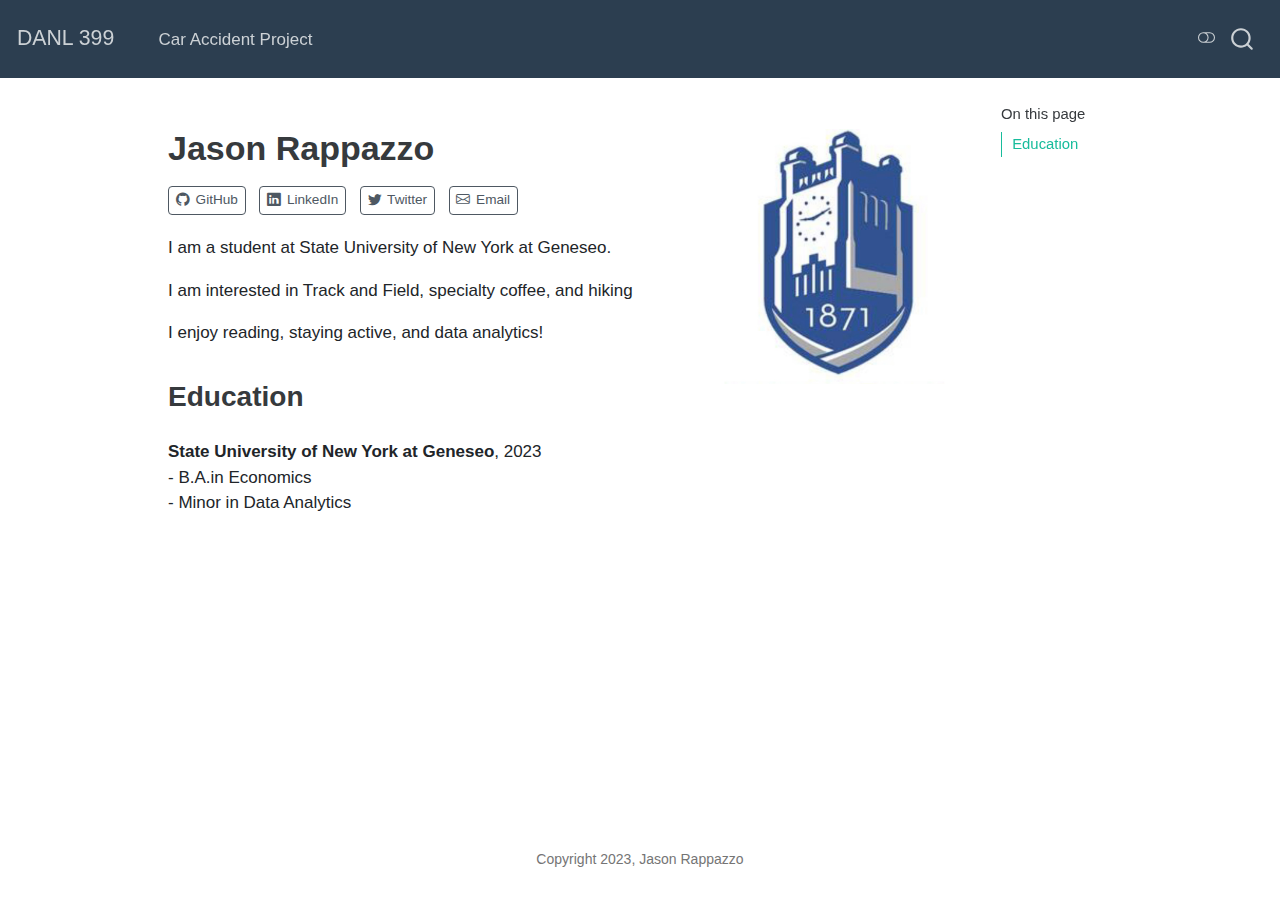
<file: index.html>
<!DOCTYPE html>
<html xmlns="http://www.w3.org/1999/xhtml" lang="en" xml:lang="en"><head>

<meta charset="utf-8">
<meta name="generator" content="quarto-1.3.330">

<meta name="viewport" content="width=device-width, initial-scale=1.0, user-scalable=yes">


<title>DANL 399 - Jason Rappazzo</title>
<style>
code{white-space: pre-wrap;}
span.smallcaps{font-variant: small-caps;}
div.columns{display: flex; gap: min(4vw, 1.5em);}
div.column{flex: auto; overflow-x: auto;}
div.hanging-indent{margin-left: 1.5em; text-indent: -1.5em;}
ul.task-list{list-style: none;}
ul.task-list li input[type="checkbox"] {
  width: 0.8em;
  margin: 0 0.8em 0.2em -1em; /* quarto-specific, see https://github.com/quarto-dev/quarto-cli/issues/4556 */ 
  vertical-align: middle;
}
</style>


<script src="site_libs/quarto-nav/quarto-nav.js"></script>
<script src="site_libs/clipboard/clipboard.min.js"></script>
<script src="site_libs/quarto-search/autocomplete.umd.js"></script>
<script src="site_libs/quarto-search/fuse.min.js"></script>
<script src="site_libs/quarto-search/quarto-search.js"></script>
<meta name="quarto:offset" content="./">
<script src="site_libs/quarto-html/quarto.js"></script>
<script src="site_libs/quarto-html/popper.min.js"></script>
<script src="site_libs/quarto-html/tippy.umd.min.js"></script>
<link href="site_libs/quarto-html/tippy.css" rel="stylesheet">
<link href="site_libs/quarto-html/quarto-syntax-highlighting.css" rel="stylesheet" class="quarto-color-scheme" id="quarto-text-highlighting-styles">
<link href="site_libs/quarto-html/quarto-syntax-highlighting-dark.css" rel="prefetch" class="quarto-color-scheme quarto-color-alternate" id="quarto-text-highlighting-styles">
<script src="site_libs/bootstrap/bootstrap.min.js"></script>
<link href="site_libs/bootstrap/bootstrap-icons.css" rel="stylesheet">
<link href="site_libs/bootstrap/bootstrap.min.css" rel="stylesheet" class="quarto-color-scheme" id="quarto-bootstrap" data-mode="light">
<link href="site_libs/bootstrap/bootstrap-dark.min.css" rel="prefetch" class="quarto-color-scheme quarto-color-alternate" id="quarto-bootstrap" data-mode="dark">
<script id="quarto-search-options" type="application/json">{
  "location": "navbar",
  "copy-button": false,
  "collapse-after": 3,
  "panel-placement": "end",
  "type": "overlay",
  "limit": 20,
  "language": {
    "search-no-results-text": "No results",
    "search-matching-documents-text": "matching documents",
    "search-copy-link-title": "Copy link to search",
    "search-hide-matches-text": "Hide additional matches",
    "search-more-match-text": "more match in this document",
    "search-more-matches-text": "more matches in this document",
    "search-clear-button-title": "Clear",
    "search-detached-cancel-button-title": "Cancel",
    "search-submit-button-title": "Submit"
  }
}</script>


<link rel="stylesheet" href="styles.css">
</head>

<body class="nav-fixed">

<div id="quarto-search-results"></div>
  <header id="quarto-header" class="headroom fixed-top">
    <nav class="navbar navbar-expand-lg navbar-dark ">
      <div class="navbar-container container-fluid">
      <div class="navbar-brand-container">
    <a class="navbar-brand" href="./index.html">
    <span class="navbar-title">DANL 399</span>
    </a>
  </div>
            <div id="quarto-search" class="" title="Search"></div>
          <button class="navbar-toggler" type="button" data-bs-toggle="collapse" data-bs-target="#navbarCollapse" aria-controls="navbarCollapse" aria-expanded="false" aria-label="Toggle navigation" onclick="if (window.quartoToggleHeadroom) { window.quartoToggleHeadroom(); }">
  <span class="navbar-toggler-icon"></span>
</button>
          <div class="collapse navbar-collapse" id="navbarCollapse">
            <ul class="navbar-nav navbar-nav-scroll me-auto">
  <li class="nav-item">
    <a class="nav-link" href="./basic-example.html" rel="" target="">
 <span class="menu-text">Car Accident Project</span></a>
  </li>  
</ul>
            <div class="quarto-navbar-tools ms-auto">
  <a href="" class="quarto-color-scheme-toggle quarto-navigation-tool  px-1" onclick="window.quartoToggleColorScheme(); return false;" title="Toggle dark mode"><i class="bi"></i></a>
</div>
          </div> <!-- /navcollapse -->
      </div> <!-- /container-fluid -->
    </nav>
</header>
<!-- content -->
<div id="quarto-content" class="quarto-container page-columns page-rows-contents page-layout-article page-navbar">
<!-- sidebar -->
<!-- margin-sidebar -->
    <div id="quarto-margin-sidebar" class="sidebar margin-sidebar">
        <nav id="TOC" role="doc-toc" class="toc-active">
    <h2 id="toc-title">On this page</h2>
  <ul>
  <li><a href="#education" id="toc-education" class="nav-link active" data-scroll-target="#education">Education</a></li>
  </ul>
</nav>
    </div>
<!-- main -->
<div class="quarto-about-solana column-body">
  <div class="about-entity">
    <div class="entity-contents">
      <header id="title-block-header" class="quarto-title-block default">
<div class="quarto-title">
<h1 class="title">Jason Rappazzo</h1>
</div>
<div class="quarto-title-meta">
  </div>
</header> <div class="about-links">
  <a href="https://github.com/jjrappazzo" class="about-link" rel="" target="">
    <i class="bi bi-github"></i>
     <span class="about-link-text">GitHub</span>
  </a>
  <a href="https://www.linkedin.com/in/jasonrappazzo/" class="about-link" rel="" target="">
    <i class="bi bi-linkedin"></i>
     <span class="about-link-text">LinkedIn</span>
  </a>
  <a href="https://twitter.com/jason_rappazzo" class="about-link" rel="" target="">
    <i class="bi bi-twitter"></i>
     <span class="about-link-text">Twitter</span>
  </a>
  <a href="mailto:jjrappazzo@gmail.com" class="about-link" rel="" target="">
    <i class="bi bi-envelope"></i>
     <span class="about-link-text">Email</span>
  </a>
</div>
      <div class="about-contents"><main class="content" id="quarto-document-content">

<p>I am a student at State University of New York at Geneseo.</p>
<p>I am interested in Track and Field, specialty coffee, and hiking</p>
<p>I enjoy reading, staying active, and data analytics!</p>
<section id="education" class="level2">
<h2 data-anchor-id="education">Education</h2>
<p><strong>State University of New York at Geneseo</strong>, 2023<br> - B.A.in Economics<br> - Minor in Data Analytics</p>


</section>
</main></div>
    </div>
    <img src="img/logo.png" class="about-image
  rounded " style="width: 15em;">
  </div>
</div>
 <!-- /main -->
<script type="text/javascript" src="links.js"></script>
<script id="quarto-html-after-body" type="application/javascript">
window.document.addEventListener("DOMContentLoaded", function (event) {
  const toggleBodyColorMode = (bsSheetEl) => {
    const mode = bsSheetEl.getAttribute("data-mode");
    const bodyEl = window.document.querySelector("body");
    if (mode === "dark") {
      bodyEl.classList.add("quarto-dark");
      bodyEl.classList.remove("quarto-light");
    } else {
      bodyEl.classList.add("quarto-light");
      bodyEl.classList.remove("quarto-dark");
    }
  }
  const toggleBodyColorPrimary = () => {
    const bsSheetEl = window.document.querySelector("link#quarto-bootstrap");
    if (bsSheetEl) {
      toggleBodyColorMode(bsSheetEl);
    }
  }
  toggleBodyColorPrimary();  
  const disableStylesheet = (stylesheets) => {
    for (let i=0; i < stylesheets.length; i++) {
      const stylesheet = stylesheets[i];
      stylesheet.rel = 'prefetch';
    }
  }
  const enableStylesheet = (stylesheets) => {
    for (let i=0; i < stylesheets.length; i++) {
      const stylesheet = stylesheets[i];
      stylesheet.rel = 'stylesheet';
    }
  }
  const manageTransitions = (selector, allowTransitions) => {
    const els = window.document.querySelectorAll(selector);
    for (let i=0; i < els.length; i++) {
      const el = els[i];
      if (allowTransitions) {
        el.classList.remove('notransition');
      } else {
        el.classList.add('notransition');
      }
    }
  }
  const toggleColorMode = (alternate) => {
    // Switch the stylesheets
    const alternateStylesheets = window.document.querySelectorAll('link.quarto-color-scheme.quarto-color-alternate');
    manageTransitions('#quarto-margin-sidebar .nav-link', false);
    if (alternate) {
      enableStylesheet(alternateStylesheets);
      for (const sheetNode of alternateStylesheets) {
        if (sheetNode.id === "quarto-bootstrap") {
          toggleBodyColorMode(sheetNode);
        }
      }
    } else {
      disableStylesheet(alternateStylesheets);
      toggleBodyColorPrimary();
    }
    manageTransitions('#quarto-margin-sidebar .nav-link', true);
    // Switch the toggles
    const toggles = window.document.querySelectorAll('.quarto-color-scheme-toggle');
    for (let i=0; i < toggles.length; i++) {
      const toggle = toggles[i];
      if (toggle) {
        if (alternate) {
          toggle.classList.add("alternate");     
        } else {
          toggle.classList.remove("alternate");
        }
      }
    }
    // Hack to workaround the fact that safari doesn't
    // properly recolor the scrollbar when toggling (#1455)
    if (navigator.userAgent.indexOf('Safari') > 0 && navigator.userAgent.indexOf('Chrome') == -1) {
      manageTransitions("body", false);
      window.scrollTo(0, 1);
      setTimeout(() => {
        window.scrollTo(0, 0);
        manageTransitions("body", true);
      }, 40);  
    }
  }
  const isFileUrl = () => { 
    return window.location.protocol === 'file:';
  }
  const hasAlternateSentinel = () => {  
    let styleSentinel = getColorSchemeSentinel();
    if (styleSentinel !== null) {
      return styleSentinel === "alternate";
    } else {
      return false;
    }
  }
  const setStyleSentinel = (alternate) => {
    const value = alternate ? "alternate" : "default";
    if (!isFileUrl()) {
      window.localStorage.setItem("quarto-color-scheme", value);
    } else {
      localAlternateSentinel = value;
    }
  }
  const getColorSchemeSentinel = () => {
    if (!isFileUrl()) {
      const storageValue = window.localStorage.getItem("quarto-color-scheme");
      return storageValue != null ? storageValue : localAlternateSentinel;
    } else {
      return localAlternateSentinel;
    }
  }
  let localAlternateSentinel = 'default';
  // Dark / light mode switch
  window.quartoToggleColorScheme = () => {
    // Read the current dark / light value 
    let toAlternate = !hasAlternateSentinel();
    toggleColorMode(toAlternate);
    setStyleSentinel(toAlternate);
  };
  // Ensure there is a toggle, if there isn't float one in the top right
  if (window.document.querySelector('.quarto-color-scheme-toggle') === null) {
    const a = window.document.createElement('a');
    a.classList.add('top-right');
    a.classList.add('quarto-color-scheme-toggle');
    a.href = "";
    a.onclick = function() { try { window.quartoToggleColorScheme(); } catch {} return false; };
    const i = window.document.createElement("i");
    i.classList.add('bi');
    a.appendChild(i);
    window.document.body.appendChild(a);
  }
  // Switch to dark mode if need be
  if (hasAlternateSentinel()) {
    toggleColorMode(true);
  } else {
    toggleColorMode(false);
  }
  const isCodeAnnotation = (el) => {
    for (const clz of el.classList) {
      if (clz.startsWith('code-annotation-')) {                     
        return true;
      }
    }
    return false;
  }
  const clipboard = new window.ClipboardJS('.code-copy-button', {
    text: function(trigger) {
      const codeEl = trigger.previousElementSibling.cloneNode(true);
      for (const childEl of codeEl.children) {
        if (isCodeAnnotation(childEl)) {
          childEl.remove();
        }
      }
      return codeEl.innerText;
    }
  });
  clipboard.on('success', function(e) {
    // button target
    const button = e.trigger;
    // don't keep focus
    button.blur();
    // flash "checked"
    button.classList.add('code-copy-button-checked');
    var currentTitle = button.getAttribute("title");
    button.setAttribute("title", "Copied!");
    let tooltip;
    if (window.bootstrap) {
      button.setAttribute("data-bs-toggle", "tooltip");
      button.setAttribute("data-bs-placement", "left");
      button.setAttribute("data-bs-title", "Copied!");
      tooltip = new bootstrap.Tooltip(button, 
        { trigger: "manual", 
          customClass: "code-copy-button-tooltip",
          offset: [0, -8]});
      tooltip.show();    
    }
    setTimeout(function() {
      if (tooltip) {
        tooltip.hide();
        button.removeAttribute("data-bs-title");
        button.removeAttribute("data-bs-toggle");
        button.removeAttribute("data-bs-placement");
      }
      button.setAttribute("title", currentTitle);
      button.classList.remove('code-copy-button-checked');
    }, 1000);
    // clear code selection
    e.clearSelection();
  });
  function tippyHover(el, contentFn) {
    const config = {
      allowHTML: true,
      content: contentFn,
      maxWidth: 500,
      delay: 100,
      arrow: false,
      appendTo: function(el) {
          return el.parentElement;
      },
      interactive: true,
      interactiveBorder: 10,
      theme: 'quarto',
      placement: 'bottom-start'
    };
    window.tippy(el, config); 
  }
  const noterefs = window.document.querySelectorAll('a[role="doc-noteref"]');
  for (var i=0; i<noterefs.length; i++) {
    const ref = noterefs[i];
    tippyHover(ref, function() {
      // use id or data attribute instead here
      let href = ref.getAttribute('data-footnote-href') || ref.getAttribute('href');
      try { href = new URL(href).hash; } catch {}
      const id = href.replace(/^#\/?/, "");
      const note = window.document.getElementById(id);
      return note.innerHTML;
    });
  }
      let selectedAnnoteEl;
      const selectorForAnnotation = ( cell, annotation) => {
        let cellAttr = 'data-code-cell="' + cell + '"';
        let lineAttr = 'data-code-annotation="' +  annotation + '"';
        const selector = 'span[' + cellAttr + '][' + lineAttr + ']';
        return selector;
      }
      const selectCodeLines = (annoteEl) => {
        const doc = window.document;
        const targetCell = annoteEl.getAttribute("data-target-cell");
        const targetAnnotation = annoteEl.getAttribute("data-target-annotation");
        const annoteSpan = window.document.querySelector(selectorForAnnotation(targetCell, targetAnnotation));
        const lines = annoteSpan.getAttribute("data-code-lines").split(",");
        const lineIds = lines.map((line) => {
          return targetCell + "-" + line;
        })
        let top = null;
        let height = null;
        let parent = null;
        if (lineIds.length > 0) {
            //compute the position of the single el (top and bottom and make a div)
            const el = window.document.getElementById(lineIds[0]);
            top = el.offsetTop;
            height = el.offsetHeight;
            parent = el.parentElement.parentElement;
          if (lineIds.length > 1) {
            const lastEl = window.document.getElementById(lineIds[lineIds.length - 1]);
            const bottom = lastEl.offsetTop + lastEl.offsetHeight;
            height = bottom - top;
          }
          if (top !== null && height !== null && parent !== null) {
            // cook up a div (if necessary) and position it 
            let div = window.document.getElementById("code-annotation-line-highlight");
            if (div === null) {
              div = window.document.createElement("div");
              div.setAttribute("id", "code-annotation-line-highlight");
              div.style.position = 'absolute';
              parent.appendChild(div);
            }
            div.style.top = top - 2 + "px";
            div.style.height = height + 4 + "px";
            let gutterDiv = window.document.getElementById("code-annotation-line-highlight-gutter");
            if (gutterDiv === null) {
              gutterDiv = window.document.createElement("div");
              gutterDiv.setAttribute("id", "code-annotation-line-highlight-gutter");
              gutterDiv.style.position = 'absolute';
              const codeCell = window.document.getElementById(targetCell);
              const gutter = codeCell.querySelector('.code-annotation-gutter');
              gutter.appendChild(gutterDiv);
            }
            gutterDiv.style.top = top - 2 + "px";
            gutterDiv.style.height = height + 4 + "px";
          }
          selectedAnnoteEl = annoteEl;
        }
      };
      const unselectCodeLines = () => {
        const elementsIds = ["code-annotation-line-highlight", "code-annotation-line-highlight-gutter"];
        elementsIds.forEach((elId) => {
          const div = window.document.getElementById(elId);
          if (div) {
            div.remove();
          }
        });
        selectedAnnoteEl = undefined;
      };
      // Attach click handler to the DT
      const annoteDls = window.document.querySelectorAll('dt[data-target-cell]');
      for (const annoteDlNode of annoteDls) {
        annoteDlNode.addEventListener('click', (event) => {
          const clickedEl = event.target;
          if (clickedEl !== selectedAnnoteEl) {
            unselectCodeLines();
            const activeEl = window.document.querySelector('dt[data-target-cell].code-annotation-active');
            if (activeEl) {
              activeEl.classList.remove('code-annotation-active');
            }
            selectCodeLines(clickedEl);
            clickedEl.classList.add('code-annotation-active');
          } else {
            // Unselect the line
            unselectCodeLines();
            clickedEl.classList.remove('code-annotation-active');
          }
        });
      }
  const findCites = (el) => {
    const parentEl = el.parentElement;
    if (parentEl) {
      const cites = parentEl.dataset.cites;
      if (cites) {
        return {
          el,
          cites: cites.split(' ')
        };
      } else {
        return findCites(el.parentElement)
      }
    } else {
      return undefined;
    }
  };
  var bibliorefs = window.document.querySelectorAll('a[role="doc-biblioref"]');
  for (var i=0; i<bibliorefs.length; i++) {
    const ref = bibliorefs[i];
    const citeInfo = findCites(ref);
    if (citeInfo) {
      tippyHover(citeInfo.el, function() {
        var popup = window.document.createElement('div');
        citeInfo.cites.forEach(function(cite) {
          var citeDiv = window.document.createElement('div');
          citeDiv.classList.add('hanging-indent');
          citeDiv.classList.add('csl-entry');
          var biblioDiv = window.document.getElementById('ref-' + cite);
          if (biblioDiv) {
            citeDiv.innerHTML = biblioDiv.innerHTML;
          }
          popup.appendChild(citeDiv);
        });
        return popup.innerHTML;
      });
    }
  }
});
</script>
</div> <!-- /content -->
<footer class="footer">
  <div class="nav-footer">
    <div class="nav-footer-left">
      &nbsp;
    </div>   
    <div class="nav-footer-center">Copyright 2023, Jason Rappazzo</div>
    <div class="nav-footer-right">
      &nbsp;
    </div>
  </div>
</footer>



</body></html>
</file>
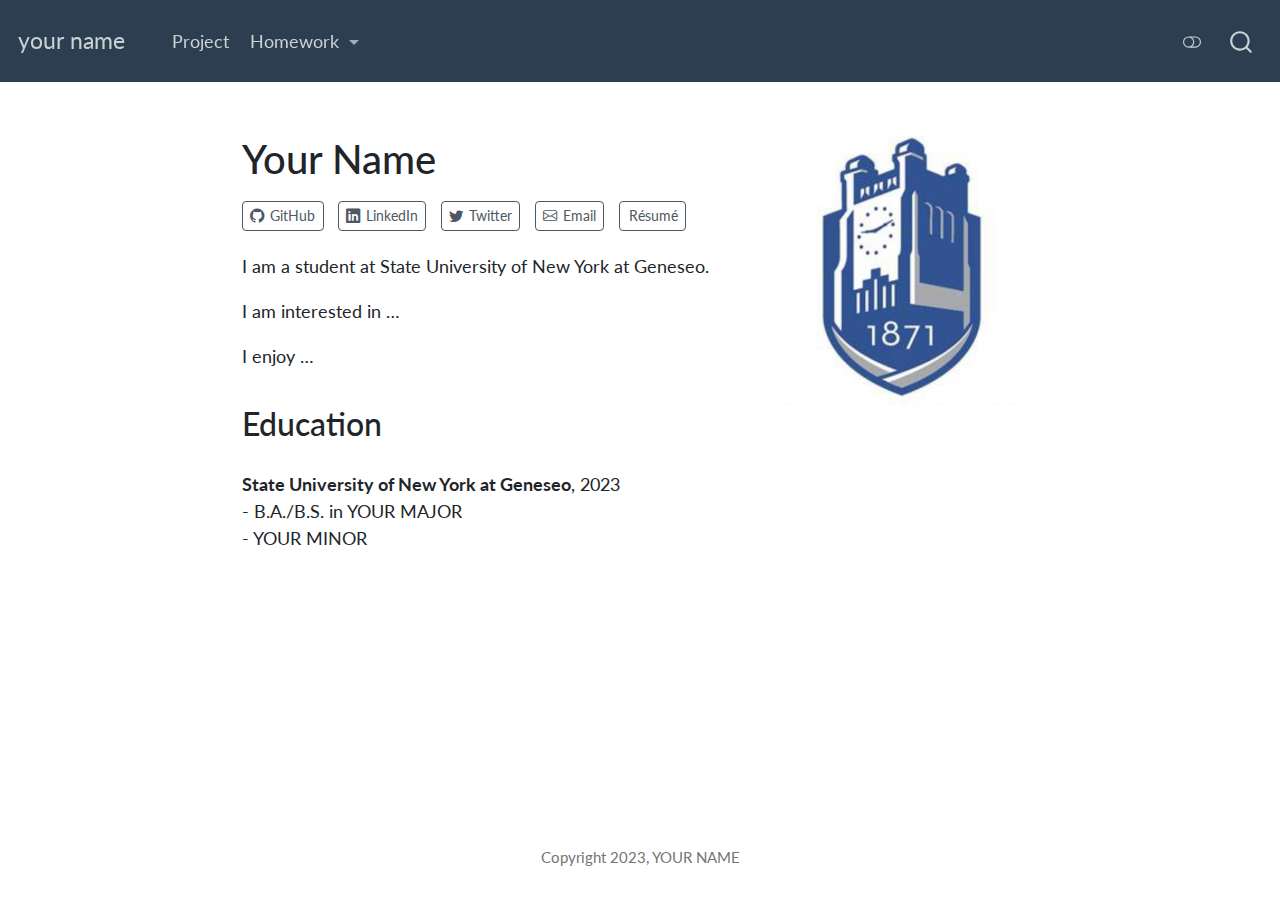
<file: docs/index.html>
<!DOCTYPE html>
<html xmlns="http://www.w3.org/1999/xhtml" lang="en" xml:lang="en"><head>

<meta charset="utf-8">
<meta name="generator" content="quarto-1.2.269">

<meta name="viewport" content="width=device-width, initial-scale=1.0, user-scalable=yes">


<title>your name - Your Name</title>
<style>
code{white-space: pre-wrap;}
span.smallcaps{font-variant: small-caps;}
div.columns{display: flex; gap: min(4vw, 1.5em);}
div.column{flex: auto; overflow-x: auto;}
div.hanging-indent{margin-left: 1.5em; text-indent: -1.5em;}
ul.task-list{list-style: none;}
ul.task-list li input[type="checkbox"] {
  width: 0.8em;
  margin: 0 0.8em 0.2em -1.6em;
  vertical-align: middle;
}
</style>


<script src="site_libs/quarto-nav/quarto-nav.js"></script>
<script src="site_libs/clipboard/clipboard.min.js"></script>
<script src="site_libs/quarto-search/autocomplete.umd.js"></script>
<script src="site_libs/quarto-search/fuse.min.js"></script>
<script src="site_libs/quarto-search/quarto-search.js"></script>
<meta name="quarto:offset" content="./">
<script src="site_libs/quarto-html/quarto.js"></script>
<script src="site_libs/quarto-html/popper.min.js"></script>
<script src="site_libs/quarto-html/tippy.umd.min.js"></script>
<link href="site_libs/quarto-html/tippy.css" rel="stylesheet">
<link href="site_libs/quarto-html/quarto-syntax-highlighting.css" rel="stylesheet" class="quarto-color-scheme" id="quarto-text-highlighting-styles">
<link href="site_libs/quarto-html/quarto-syntax-highlighting-dark.css" rel="prefetch" class="quarto-color-scheme quarto-color-alternate" id="quarto-text-highlighting-styles">
<script src="site_libs/bootstrap/bootstrap.min.js"></script>
<link href="site_libs/bootstrap/bootstrap-icons.css" rel="stylesheet">
<link href="site_libs/bootstrap/bootstrap.min.css" rel="stylesheet" class="quarto-color-scheme" id="quarto-bootstrap" data-mode="light">
<link href="site_libs/bootstrap/bootstrap-dark.min.css" rel="prefetch" class="quarto-color-scheme quarto-color-alternate" id="quarto-bootstrap" data-mode="dark">
<script id="quarto-search-options" type="application/json">{
  "location": "navbar",
  "copy-button": false,
  "collapse-after": 3,
  "panel-placement": "end",
  "type": "overlay",
  "limit": 20,
  "language": {
    "search-no-results-text": "No results",
    "search-matching-documents-text": "matching documents",
    "search-copy-link-title": "Copy link to search",
    "search-hide-matches-text": "Hide additional matches",
    "search-more-match-text": "more match in this document",
    "search-more-matches-text": "more matches in this document",
    "search-clear-button-title": "Clear",
    "search-detached-cancel-button-title": "Cancel",
    "search-submit-button-title": "Submit"
  }
}</script>


</head>

<body class="nav-fixed fullcontent">

<div id="quarto-search-results"></div>
  <header id="quarto-header" class="headroom fixed-top">
    <nav class="navbar navbar-expand-lg navbar-dark ">
      <div class="navbar-container container-fluid">
      <div class="navbar-brand-container">
    <a class="navbar-brand" href="./index.html">
    <span class="navbar-title">your name</span>
    </a>
  </div>
          <button class="navbar-toggler" type="button" data-bs-toggle="collapse" data-bs-target="#navbarCollapse" aria-controls="navbarCollapse" aria-expanded="false" aria-label="Toggle navigation" onclick="if (window.quartoToggleHeadroom) { window.quartoToggleHeadroom(); }">
  <span class="navbar-toggler-icon"></span>
</button>
          <div class="collapse navbar-collapse" id="navbarCollapse">
            <ul class="navbar-nav navbar-nav-scroll me-auto">
  <li class="nav-item">
    <a class="nav-link" href="./teamproj0.html">
 <span class="menu-text">Project</span></a>
  </li>  
  <li class="nav-item dropdown ">
    <a class="nav-link dropdown-toggle" href="#" id="nav-menu-homework" role="button" data-bs-toggle="dropdown" aria-expanded="false">
 <span class="menu-text">Homework</span>
    </a>
    <ul class="dropdown-menu" aria-labelledby="nav-menu-homework">    
        <li>
    <a class="dropdown-item" href="./hw0.html">
 <span class="dropdown-text">hw0</span></a>
  </li>  
    </ul>
  </li>
</ul>
              <div class="quarto-toggle-container">
                  <a href="" class="quarto-color-scheme-toggle nav-link" onclick="window.quartoToggleColorScheme(); return false;" title="Toggle dark mode"><i class="bi"></i></a>
              </div>
              <div id="quarto-search" class="" title="Search"></div>
          </div> <!-- /navcollapse -->
      </div> <!-- /container-fluid -->
    </nav>
</header>
<!-- content -->
<div id="quarto-content" class="quarto-container page-columns page-rows-contents page-layout-article page-navbar">
<!-- sidebar -->
<!-- margin-sidebar -->
    
<!-- main -->
<div class="quarto-about-solana column-body">
  <div class="about-entity">
    <div class="entity-contents">
      <header id="title-block-header" class="quarto-title-block default">
<div class="quarto-title">
<h1 class="title">Your Name</h1>
</div>
<div class="quarto-title-meta">
  </div>
</header> <div class="about-links">
  <a href="https://github.com/YOUR_GITHUB" class="about-link">
    <i class="bi bi-github"></i>
     <span class="about-link-text">GitHub</span>
  </a>
  <a href="https://www.linkedin.com/in/YOUR_LINKEDIN/" class="about-link">
    <i class="bi bi-linkedin"></i>
     <span class="about-link-text">LinkedIn</span>
  </a>
  <a href="https://twitter.com/YOUR_SOCIAL_MEDIA" class="about-link">
    <i class="bi bi-twitter"></i>
     <span class="about-link-text">Twitter</span>
  </a>
  <a href="mailto:YOUR_EMAIL@geneseo.edu" class="about-link">
    <i class="bi bi-envelope"></i>
     <span class="about-link-text">Email</span>
  </a>
  <a href="https://YOUR_GITHUB.github.io/YOUR_RESUME.pdf" class="about-link">
    <i class="bi bi-file-pd"></i>
     <span class="about-link-text">Résumé</span>
  </a>
</div>
      <div class="about-contents"><main class="content" id="quarto-document-content">
<p>I am a student at State University of New York at Geneseo.</p>
<p>I am interested in …</p>
<p>I enjoy …</p>
<section id="education" class="level2">
<h2 data-anchor-id="education">Education</h2>
<p><strong>State University of New York at Geneseo</strong>, 2023<br> - B.A./B.S. in YOUR MAJOR<br> - YOUR MINOR</p>


</section>
</main></div>
    </div>
    <img src="img/logo.png" class="about-image
  rounded " style="width: 15em;">
  </div>
</div>
 <!-- /main -->
<script type="text/javascript" src="links.js"></script>
<script id="quarto-html-after-body" type="application/javascript">
window.document.addEventListener("DOMContentLoaded", function (event) {
  const toggleBodyColorMode = (bsSheetEl) => {
    const mode = bsSheetEl.getAttribute("data-mode");
    const bodyEl = window.document.querySelector("body");
    if (mode === "dark") {
      bodyEl.classList.add("quarto-dark");
      bodyEl.classList.remove("quarto-light");
    } else {
      bodyEl.classList.add("quarto-light");
      bodyEl.classList.remove("quarto-dark");
    }
  }
  const toggleBodyColorPrimary = () => {
    const bsSheetEl = window.document.querySelector("link#quarto-bootstrap");
    if (bsSheetEl) {
      toggleBodyColorMode(bsSheetEl);
    }
  }
  toggleBodyColorPrimary();  
  const disableStylesheet = (stylesheets) => {
    for (let i=0; i < stylesheets.length; i++) {
      const stylesheet = stylesheets[i];
      stylesheet.rel = 'prefetch';
    }
  }
  const enableStylesheet = (stylesheets) => {
    for (let i=0; i < stylesheets.length; i++) {
      const stylesheet = stylesheets[i];
      stylesheet.rel = 'stylesheet';
    }
  }
  const manageTransitions = (selector, allowTransitions) => {
    const els = window.document.querySelectorAll(selector);
    for (let i=0; i < els.length; i++) {
      const el = els[i];
      if (allowTransitions) {
        el.classList.remove('notransition');
      } else {
        el.classList.add('notransition');
      }
    }
  }
  const toggleColorMode = (alternate) => {
    // Switch the stylesheets
    const alternateStylesheets = window.document.querySelectorAll('link.quarto-color-scheme.quarto-color-alternate');
    manageTransitions('#quarto-margin-sidebar .nav-link', false);
    if (alternate) {
      enableStylesheet(alternateStylesheets);
      for (const sheetNode of alternateStylesheets) {
        if (sheetNode.id === "quarto-bootstrap") {
          toggleBodyColorMode(sheetNode);
        }
      }
    } else {
      disableStylesheet(alternateStylesheets);
      toggleBodyColorPrimary();
    }
    manageTransitions('#quarto-margin-sidebar .nav-link', true);
    // Switch the toggles
    const toggles = window.document.querySelectorAll('.quarto-color-scheme-toggle');
    for (let i=0; i < toggles.length; i++) {
      const toggle = toggles[i];
      if (toggle) {
        if (alternate) {
          toggle.classList.add("alternate");     
        } else {
          toggle.classList.remove("alternate");
        }
      }
    }
    // Hack to workaround the fact that safari doesn't
    // properly recolor the scrollbar when toggling (#1455)
    if (navigator.userAgent.indexOf('Safari') > 0 && navigator.userAgent.indexOf('Chrome') == -1) {
      manageTransitions("body", false);
      window.scrollTo(0, 1);
      setTimeout(() => {
        window.scrollTo(0, 0);
        manageTransitions("body", true);
      }, 40);  
    }
  }
  const isFileUrl = () => { 
    return window.location.protocol === 'file:';
  }
  const hasAlternateSentinel = () => {  
    let styleSentinel = getColorSchemeSentinel();
    if (styleSentinel !== null) {
      return styleSentinel === "alternate";
    } else {
      return false;
    }
  }
  const setStyleSentinel = (alternate) => {
    const value = alternate ? "alternate" : "default";
    if (!isFileUrl()) {
      window.localStorage.setItem("quarto-color-scheme", value);
    } else {
      localAlternateSentinel = value;
    }
  }
  const getColorSchemeSentinel = () => {
    if (!isFileUrl()) {
      const storageValue = window.localStorage.getItem("quarto-color-scheme");
      return storageValue != null ? storageValue : localAlternateSentinel;
    } else {
      return localAlternateSentinel;
    }
  }
  let localAlternateSentinel = 'default';
  // Dark / light mode switch
  window.quartoToggleColorScheme = () => {
    // Read the current dark / light value 
    let toAlternate = !hasAlternateSentinel();
    toggleColorMode(toAlternate);
    setStyleSentinel(toAlternate);
  };
  // Ensure there is a toggle, if there isn't float one in the top right
  if (window.document.querySelector('.quarto-color-scheme-toggle') === null) {
    const a = window.document.createElement('a');
    a.classList.add('top-right');
    a.classList.add('quarto-color-scheme-toggle');
    a.href = "";
    a.onclick = function() { try { window.quartoToggleColorScheme(); } catch {} return false; };
    const i = window.document.createElement("i");
    i.classList.add('bi');
    a.appendChild(i);
    window.document.body.appendChild(a);
  }
  // Switch to dark mode if need be
  if (hasAlternateSentinel()) {
    toggleColorMode(true);
  } else {
    toggleColorMode(false);
  }
  const clipboard = new window.ClipboardJS('.code-copy-button', {
    target: function(trigger) {
      return trigger.previousElementSibling;
    }
  });
  clipboard.on('success', function(e) {
    // button target
    const button = e.trigger;
    // don't keep focus
    button.blur();
    // flash "checked"
    button.classList.add('code-copy-button-checked');
    var currentTitle = button.getAttribute("title");
    button.setAttribute("title", "Copied!");
    let tooltip;
    if (window.bootstrap) {
      button.setAttribute("data-bs-toggle", "tooltip");
      button.setAttribute("data-bs-placement", "left");
      button.setAttribute("data-bs-title", "Copied!");
      tooltip = new bootstrap.Tooltip(button, 
        { trigger: "manual", 
          customClass: "code-copy-button-tooltip",
          offset: [0, -8]});
      tooltip.show();    
    }
    setTimeout(function() {
      if (tooltip) {
        tooltip.hide();
        button.removeAttribute("data-bs-title");
        button.removeAttribute("data-bs-toggle");
        button.removeAttribute("data-bs-placement");
      }
      button.setAttribute("title", currentTitle);
      button.classList.remove('code-copy-button-checked');
    }, 1000);
    // clear code selection
    e.clearSelection();
  });
  function tippyHover(el, contentFn) {
    const config = {
      allowHTML: true,
      content: contentFn,
      maxWidth: 500,
      delay: 100,
      arrow: false,
      appendTo: function(el) {
          return el.parentElement;
      },
      interactive: true,
      interactiveBorder: 10,
      theme: 'quarto',
      placement: 'bottom-start'
    };
    window.tippy(el, config); 
  }
  const noterefs = window.document.querySelectorAll('a[role="doc-noteref"]');
  for (var i=0; i<noterefs.length; i++) {
    const ref = noterefs[i];
    tippyHover(ref, function() {
      // use id or data attribute instead here
      let href = ref.getAttribute('data-footnote-href') || ref.getAttribute('href');
      try { href = new URL(href).hash; } catch {}
      const id = href.replace(/^#\/?/, "");
      const note = window.document.getElementById(id);
      return note.innerHTML;
    });
  }
  const findCites = (el) => {
    const parentEl = el.parentElement;
    if (parentEl) {
      const cites = parentEl.dataset.cites;
      if (cites) {
        return {
          el,
          cites: cites.split(' ')
        };
      } else {
        return findCites(el.parentElement)
      }
    } else {
      return undefined;
    }
  };
  var bibliorefs = window.document.querySelectorAll('a[role="doc-biblioref"]');
  for (var i=0; i<bibliorefs.length; i++) {
    const ref = bibliorefs[i];
    const citeInfo = findCites(ref);
    if (citeInfo) {
      tippyHover(citeInfo.el, function() {
        var popup = window.document.createElement('div');
        citeInfo.cites.forEach(function(cite) {
          var citeDiv = window.document.createElement('div');
          citeDiv.classList.add('hanging-indent');
          citeDiv.classList.add('csl-entry');
          var biblioDiv = window.document.getElementById('ref-' + cite);
          if (biblioDiv) {
            citeDiv.innerHTML = biblioDiv.innerHTML;
          }
          popup.appendChild(citeDiv);
        });
        return popup.innerHTML;
      });
    }
  }
});
</script>
</div> <!-- /content -->
<footer class="footer">
  <div class="nav-footer">
      <div class="nav-footer-center">Copyright 2023, YOUR NAME</div>
  </div>
</footer>



</body></html>
</file>
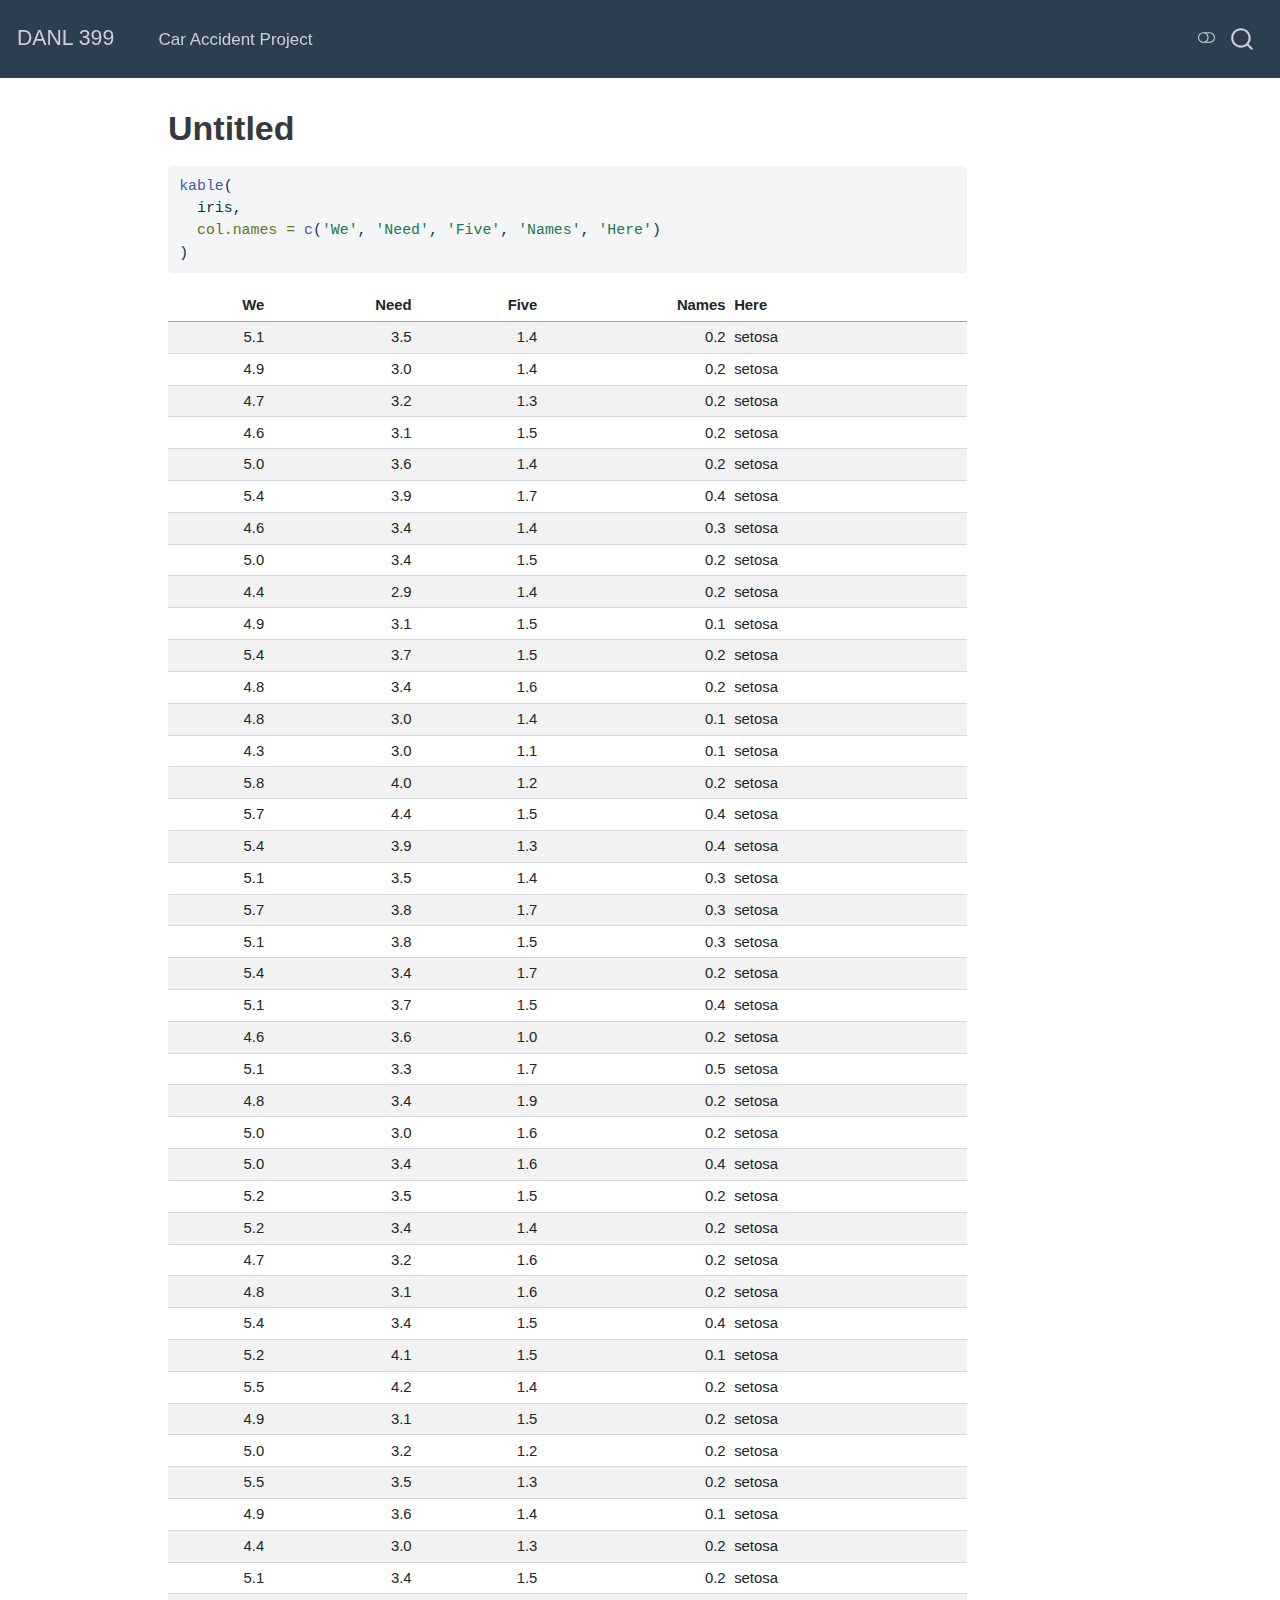
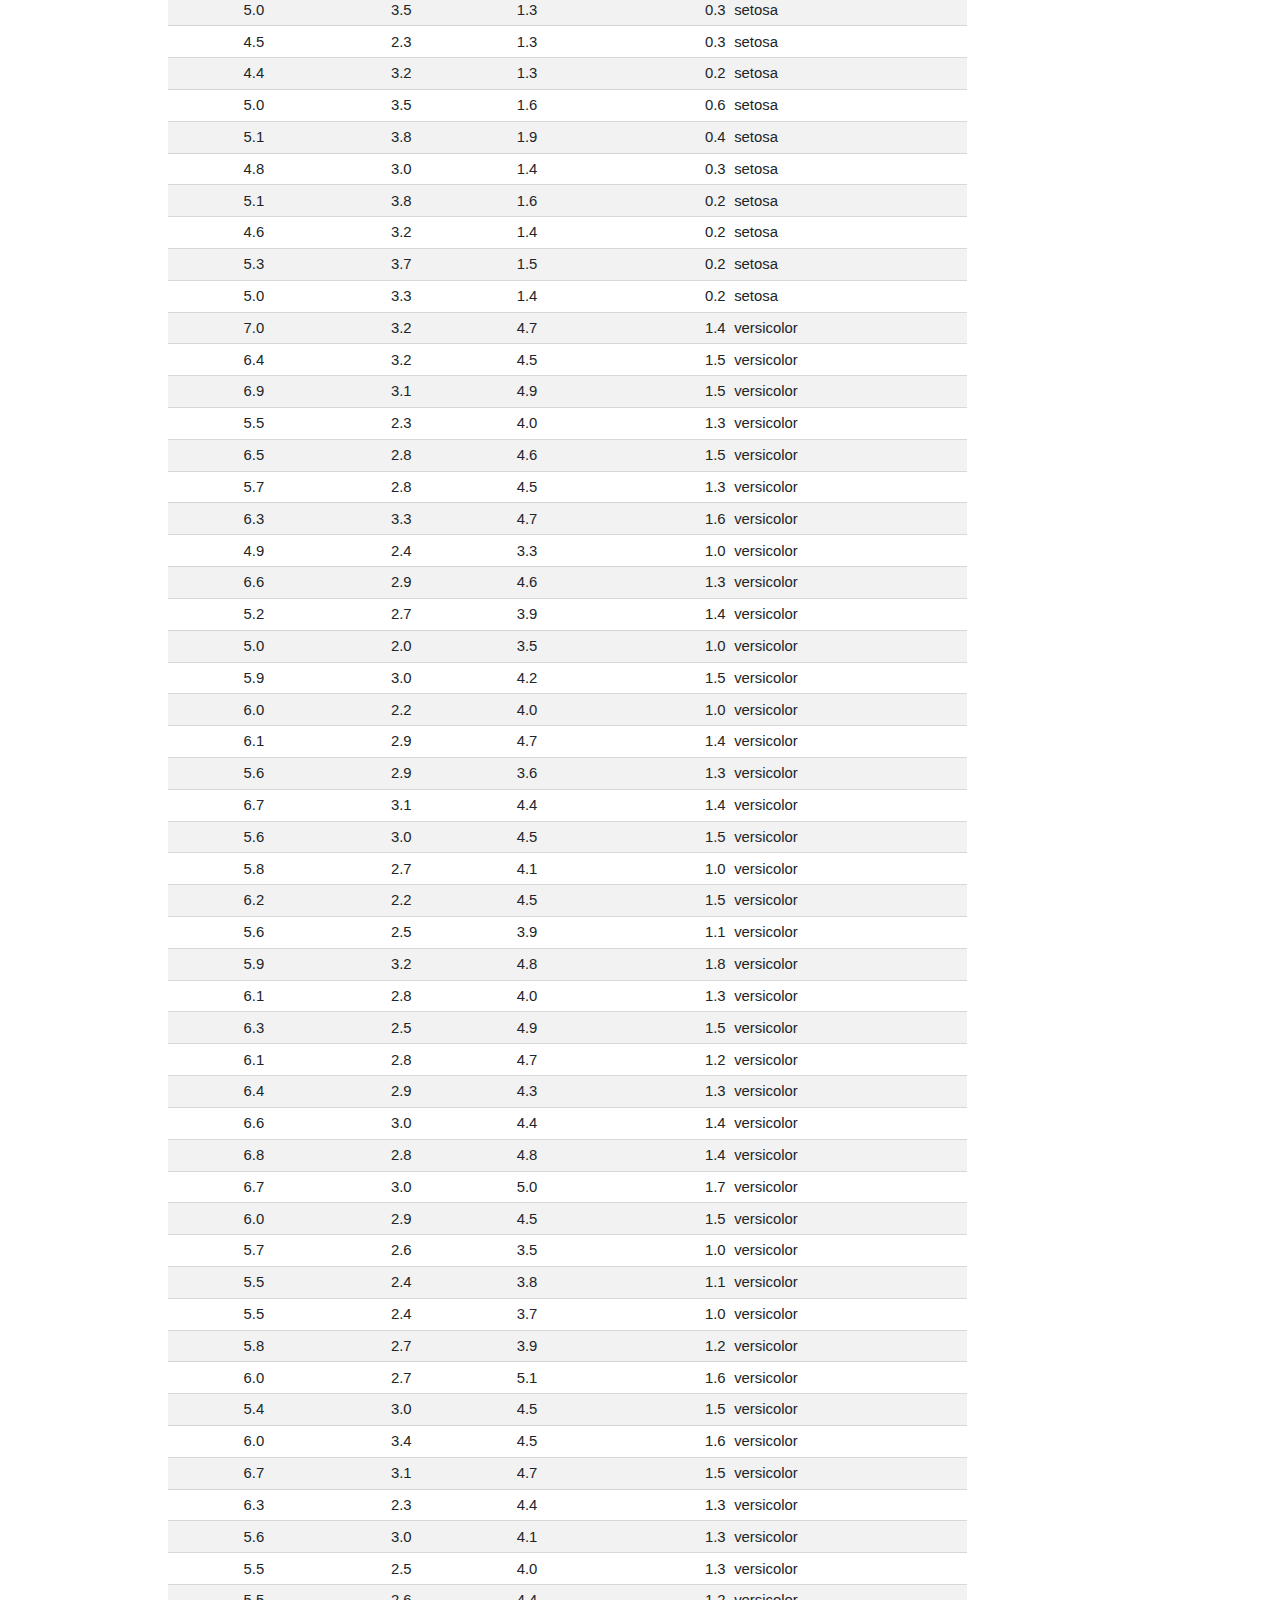
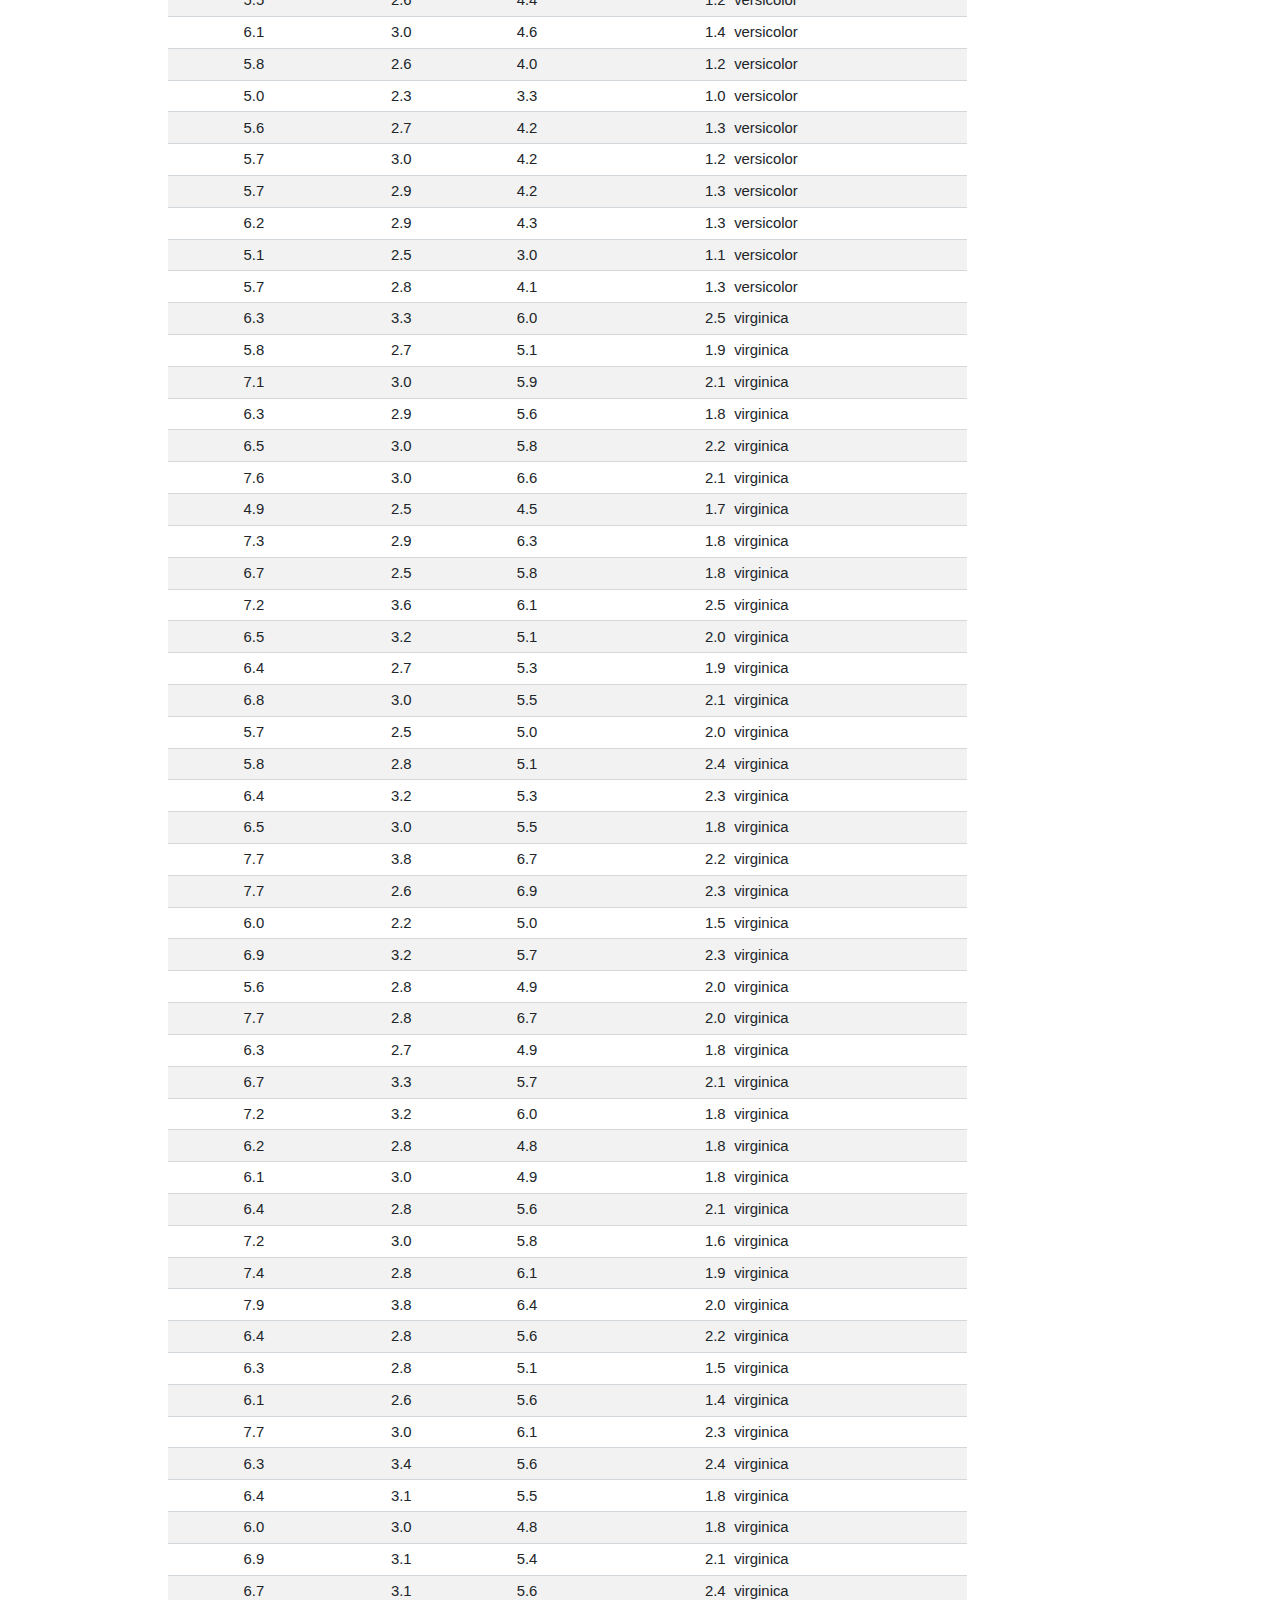
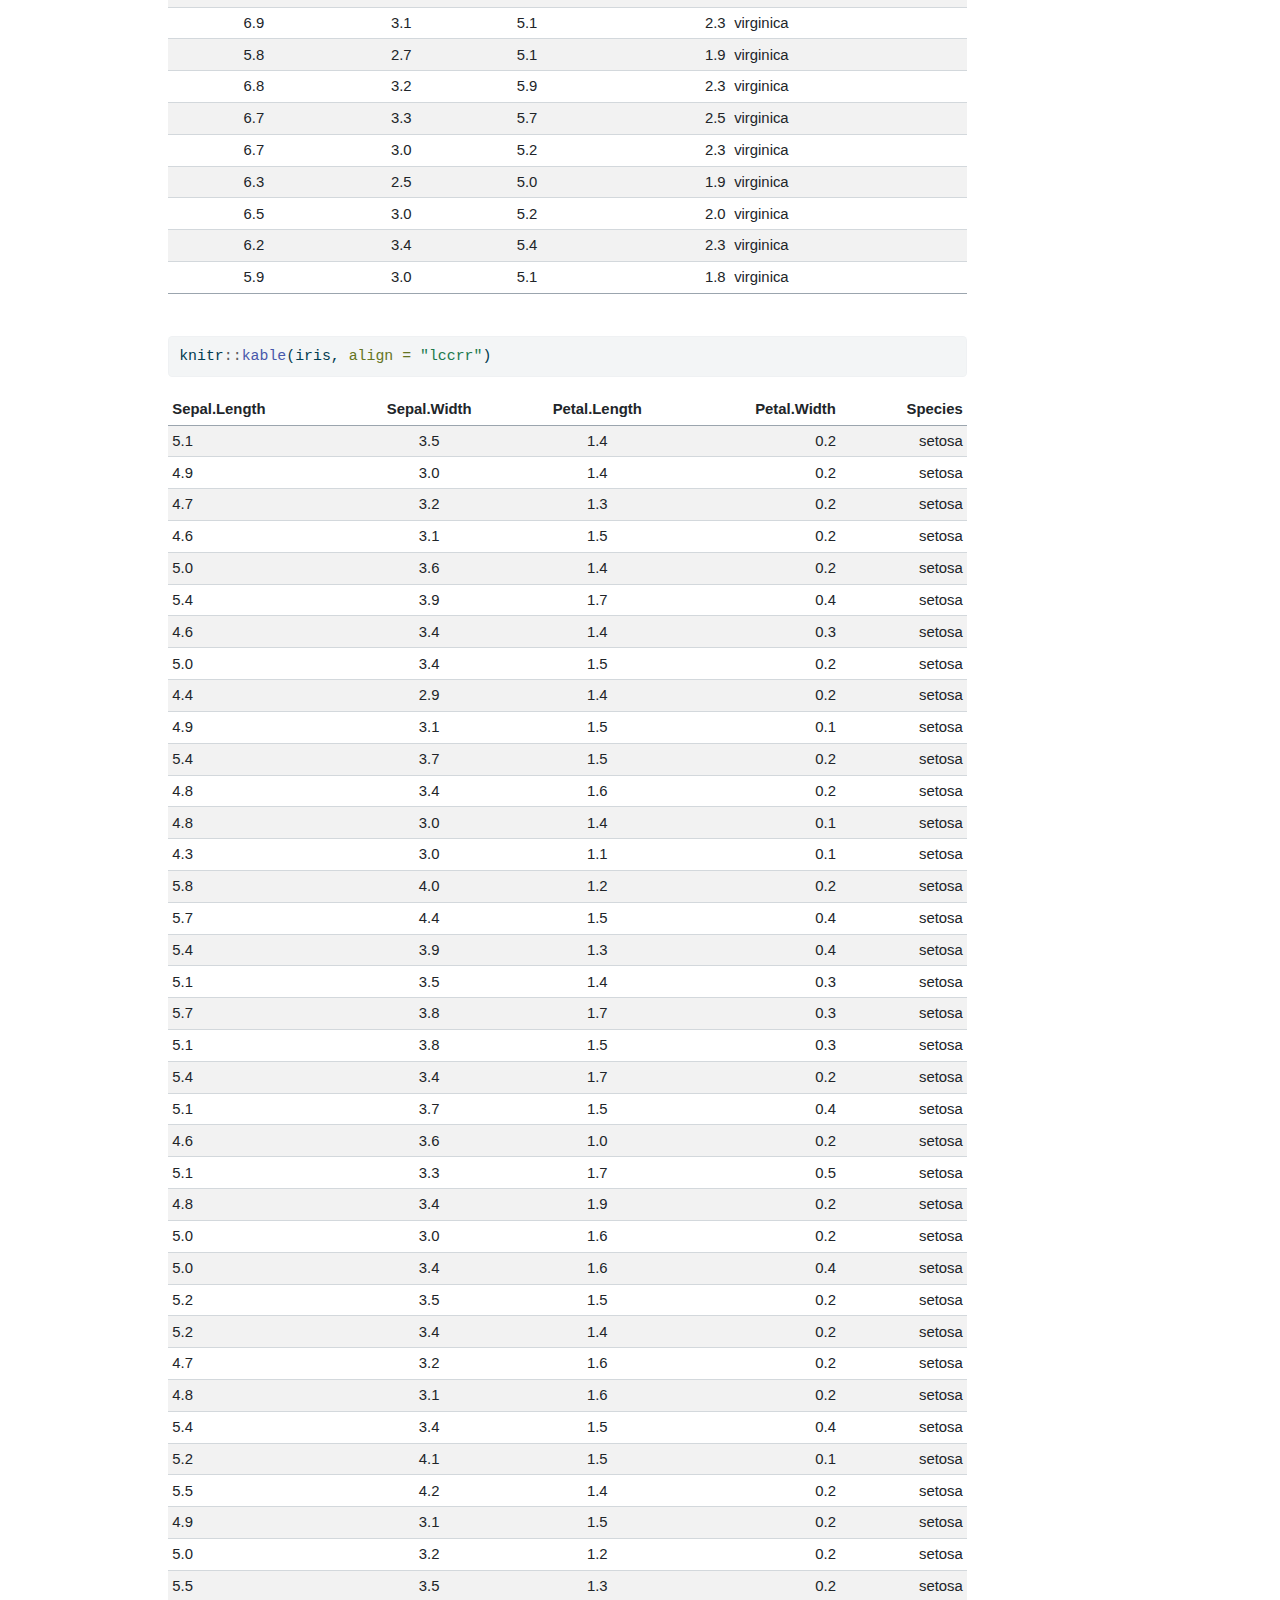
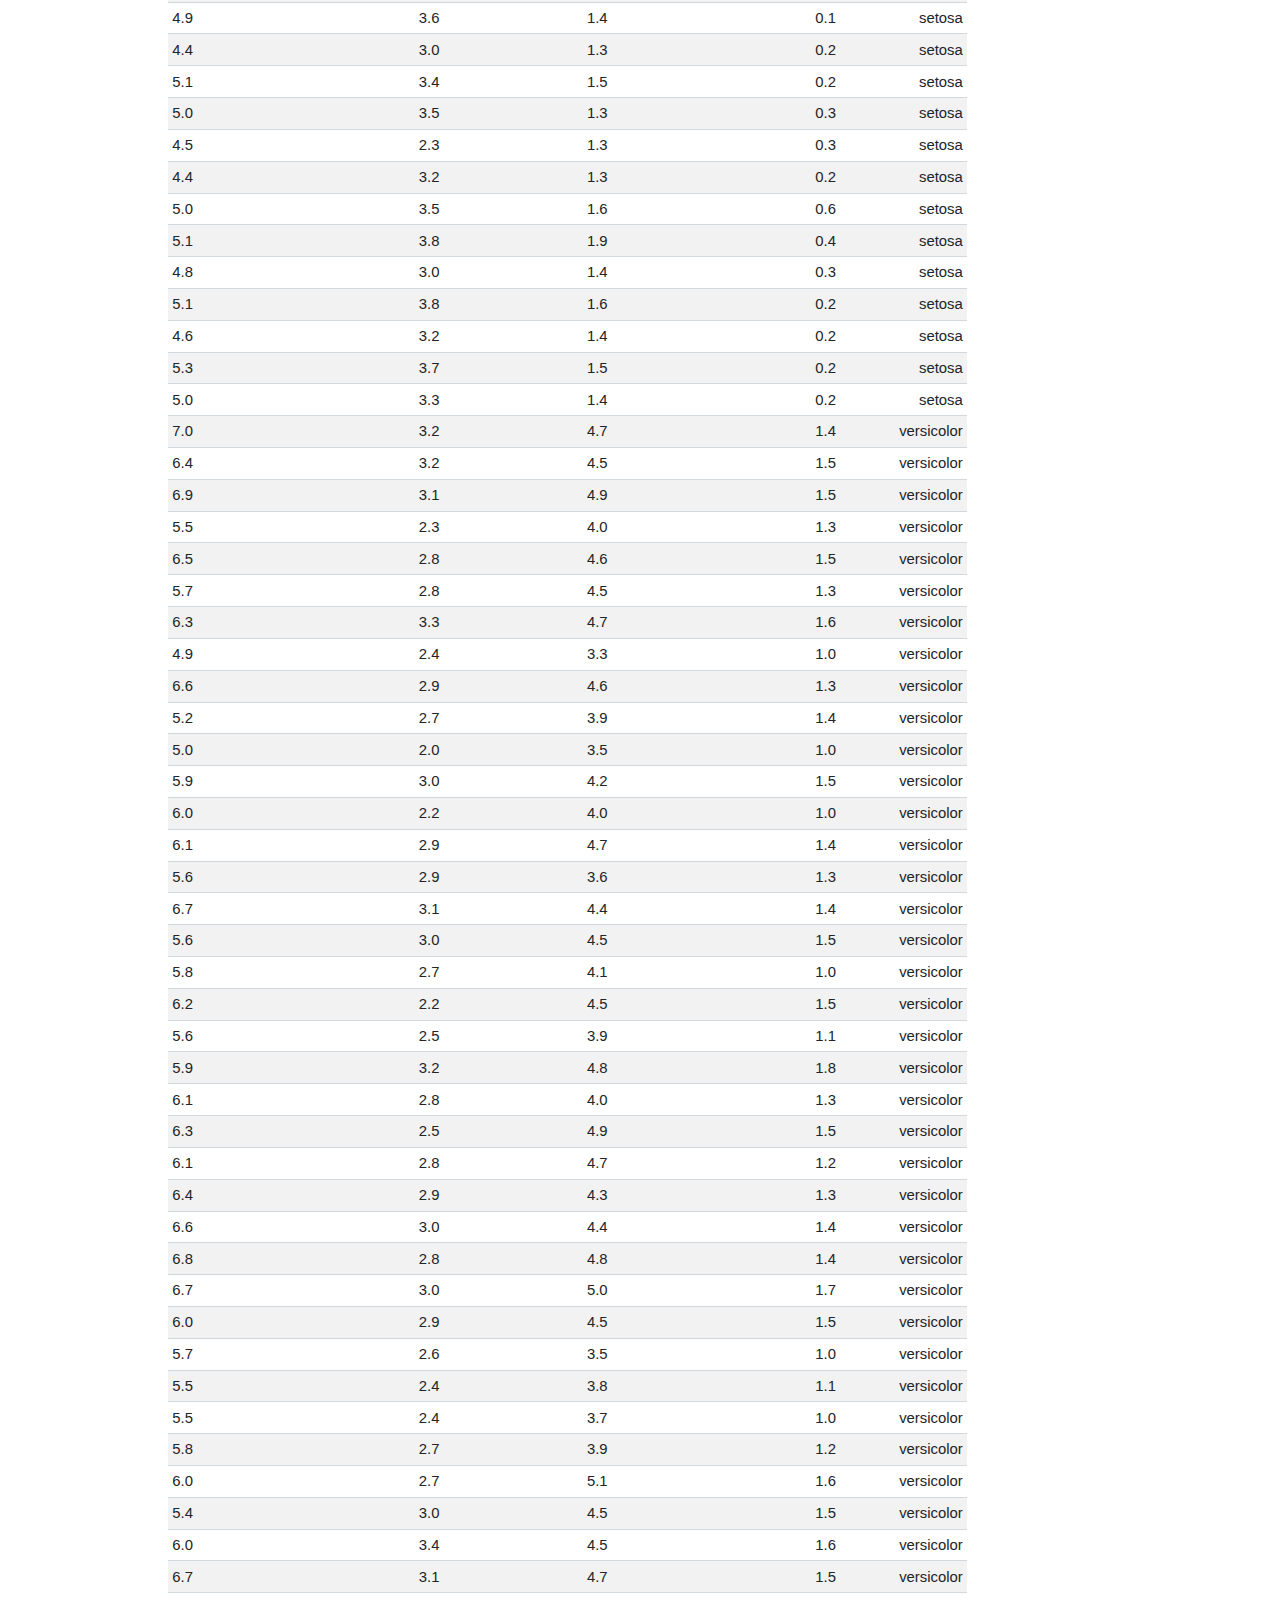
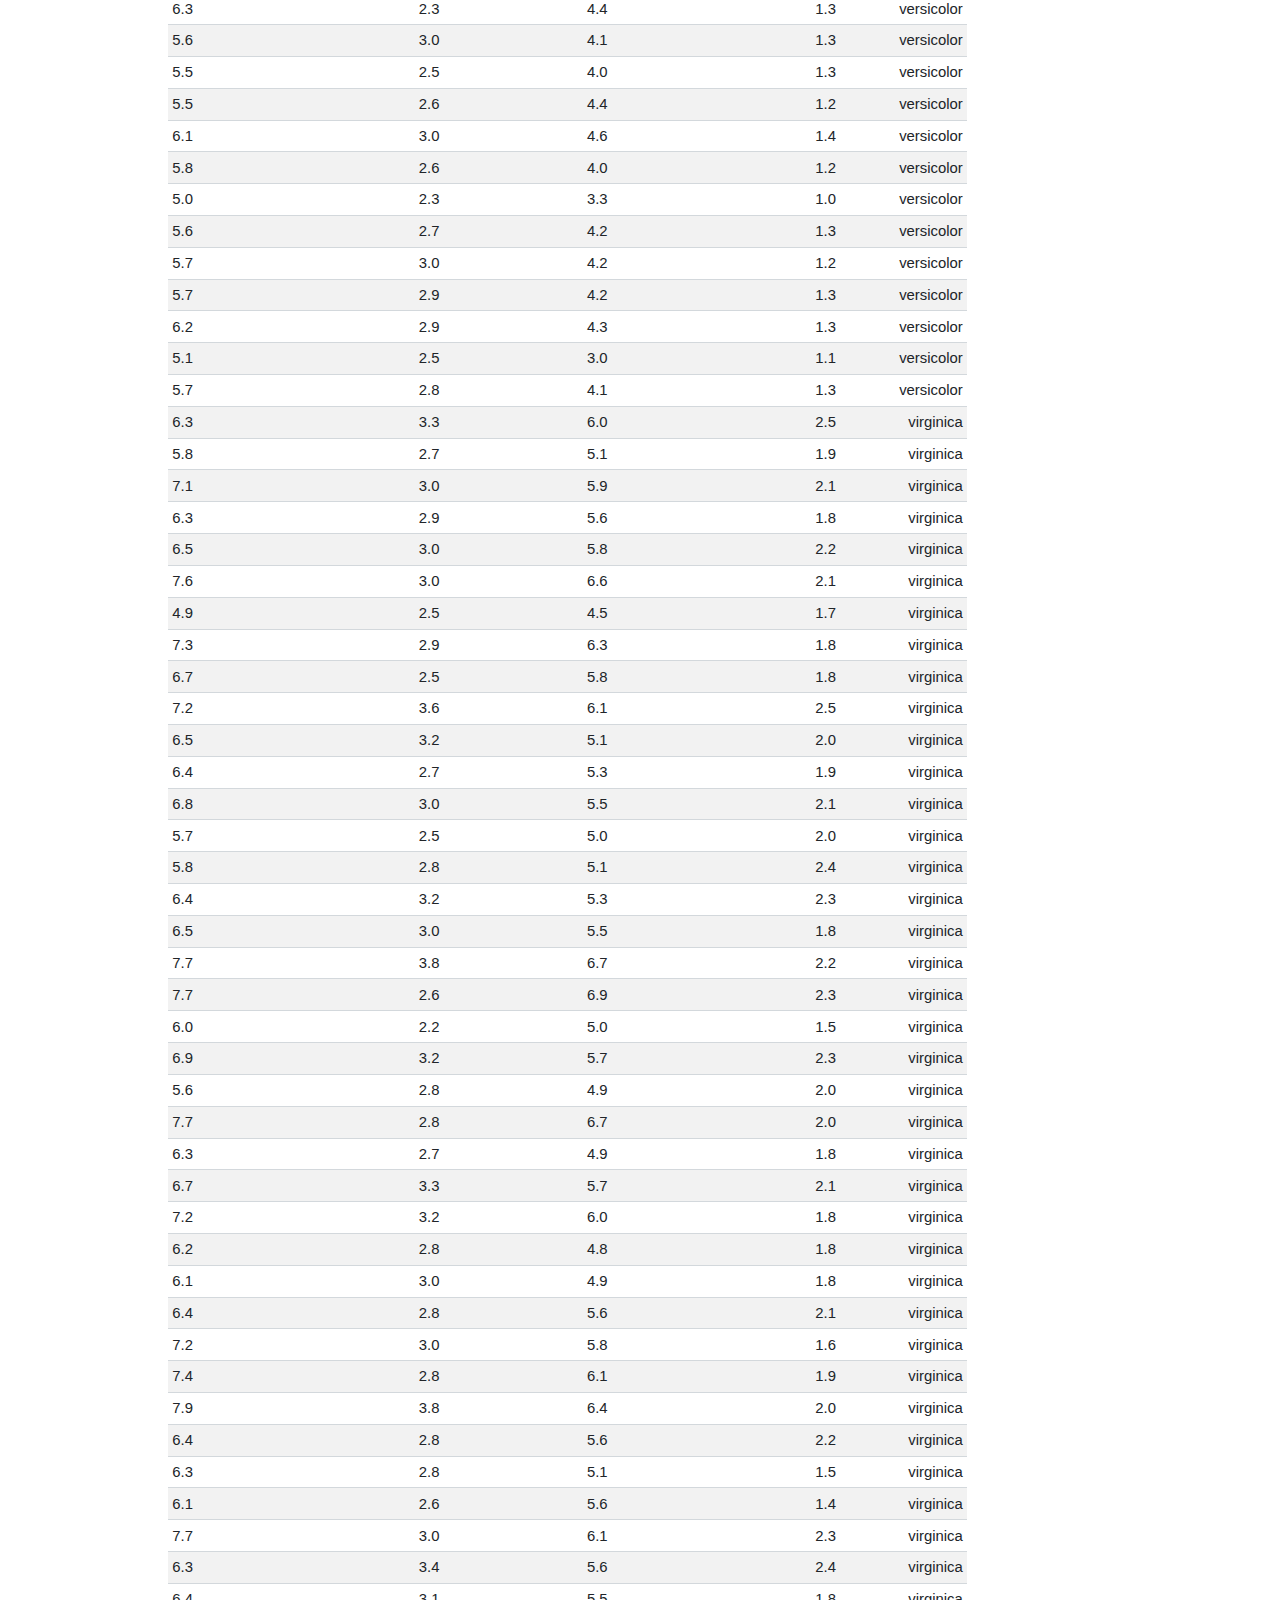
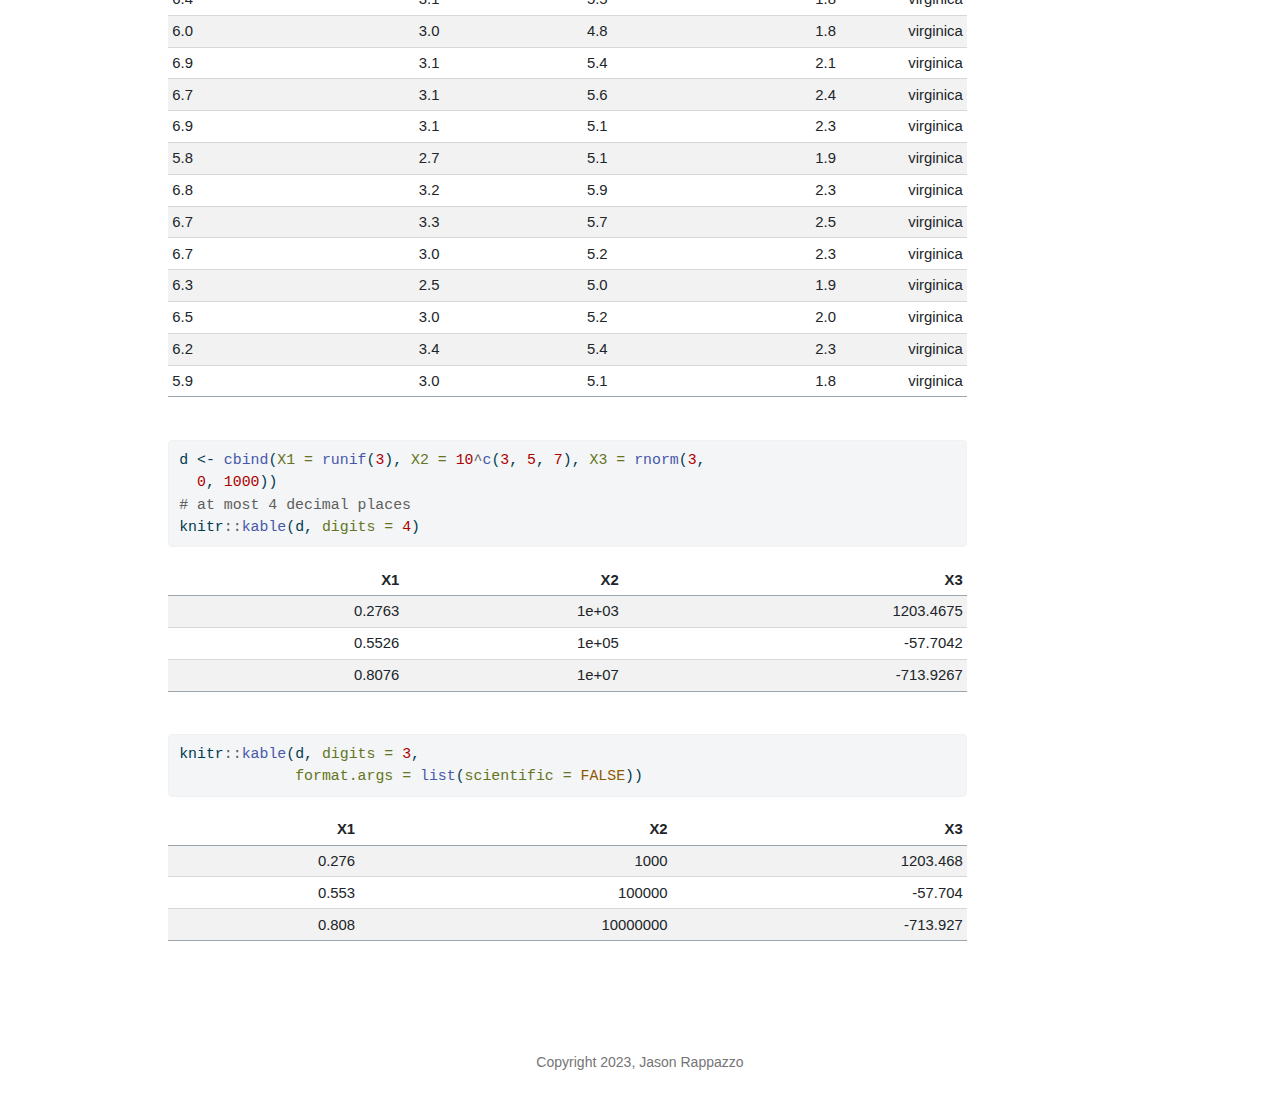
<file: table.html>
<!DOCTYPE html>
<html xmlns="http://www.w3.org/1999/xhtml" lang="en" xml:lang="en"><head>

<meta charset="utf-8">
<meta name="generator" content="quarto-1.3.330">

<meta name="viewport" content="width=device-width, initial-scale=1.0, user-scalable=yes">


<title>DANL 399 - Untitled</title>
<style>
code{white-space: pre-wrap;}
span.smallcaps{font-variant: small-caps;}
div.columns{display: flex; gap: min(4vw, 1.5em);}
div.column{flex: auto; overflow-x: auto;}
div.hanging-indent{margin-left: 1.5em; text-indent: -1.5em;}
ul.task-list{list-style: none;}
ul.task-list li input[type="checkbox"] {
  width: 0.8em;
  margin: 0 0.8em 0.2em -1em; /* quarto-specific, see https://github.com/quarto-dev/quarto-cli/issues/4556 */ 
  vertical-align: middle;
}
/* CSS for syntax highlighting */
pre > code.sourceCode { white-space: pre; position: relative; }
pre > code.sourceCode > span { display: inline-block; line-height: 1.25; }
pre > code.sourceCode > span:empty { height: 1.2em; }
.sourceCode { overflow: visible; }
code.sourceCode > span { color: inherit; text-decoration: inherit; }
div.sourceCode { margin: 1em 0; }
pre.sourceCode { margin: 0; }
@media screen {
div.sourceCode { overflow: auto; }
}
@media print {
pre > code.sourceCode { white-space: pre-wrap; }
pre > code.sourceCode > span { text-indent: -5em; padding-left: 5em; }
}
pre.numberSource code
  { counter-reset: source-line 0; }
pre.numberSource code > span
  { position: relative; left: -4em; counter-increment: source-line; }
pre.numberSource code > span > a:first-child::before
  { content: counter(source-line);
    position: relative; left: -1em; text-align: right; vertical-align: baseline;
    border: none; display: inline-block;
    -webkit-touch-callout: none; -webkit-user-select: none;
    -khtml-user-select: none; -moz-user-select: none;
    -ms-user-select: none; user-select: none;
    padding: 0 4px; width: 4em;
  }
pre.numberSource { margin-left: 3em;  padding-left: 4px; }
div.sourceCode
  {   }
@media screen {
pre > code.sourceCode > span > a:first-child::before { text-decoration: underline; }
}
</style>


<script src="site_libs/quarto-nav/quarto-nav.js"></script>
<script src="site_libs/clipboard/clipboard.min.js"></script>
<script src="site_libs/quarto-search/autocomplete.umd.js"></script>
<script src="site_libs/quarto-search/fuse.min.js"></script>
<script src="site_libs/quarto-search/quarto-search.js"></script>
<meta name="quarto:offset" content="./">
<script src="site_libs/quarto-html/quarto.js"></script>
<script src="site_libs/quarto-html/popper.min.js"></script>
<script src="site_libs/quarto-html/tippy.umd.min.js"></script>
<script src="site_libs/quarto-html/anchor.min.js"></script>
<link href="site_libs/quarto-html/tippy.css" rel="stylesheet">
<link href="site_libs/quarto-html/quarto-syntax-highlighting.css" rel="stylesheet" class="quarto-color-scheme" id="quarto-text-highlighting-styles">
<link href="site_libs/quarto-html/quarto-syntax-highlighting-dark.css" rel="prefetch" class="quarto-color-scheme quarto-color-alternate" id="quarto-text-highlighting-styles">
<script src="site_libs/bootstrap/bootstrap.min.js"></script>
<link href="site_libs/bootstrap/bootstrap-icons.css" rel="stylesheet">
<link href="site_libs/bootstrap/bootstrap.min.css" rel="stylesheet" class="quarto-color-scheme" id="quarto-bootstrap" data-mode="light">
<link href="site_libs/bootstrap/bootstrap-dark.min.css" rel="prefetch" class="quarto-color-scheme quarto-color-alternate" id="quarto-bootstrap" data-mode="dark">
<script id="quarto-search-options" type="application/json">{
  "location": "navbar",
  "copy-button": false,
  "collapse-after": 3,
  "panel-placement": "end",
  "type": "overlay",
  "limit": 20,
  "language": {
    "search-no-results-text": "No results",
    "search-matching-documents-text": "matching documents",
    "search-copy-link-title": "Copy link to search",
    "search-hide-matches-text": "Hide additional matches",
    "search-more-match-text": "more match in this document",
    "search-more-matches-text": "more matches in this document",
    "search-clear-button-title": "Clear",
    "search-detached-cancel-button-title": "Cancel",
    "search-submit-button-title": "Submit"
  }
}</script>


<link rel="stylesheet" href="styles.css">
</head>

<body class="nav-fixed">

<div id="quarto-search-results"></div>
  <header id="quarto-header" class="headroom fixed-top">
    <nav class="navbar navbar-expand-lg navbar-dark ">
      <div class="navbar-container container-fluid">
      <div class="navbar-brand-container">
    <a class="navbar-brand" href="./index.html">
    <span class="navbar-title">DANL 399</span>
    </a>
  </div>
            <div id="quarto-search" class="" title="Search"></div>
          <button class="navbar-toggler" type="button" data-bs-toggle="collapse" data-bs-target="#navbarCollapse" aria-controls="navbarCollapse" aria-expanded="false" aria-label="Toggle navigation" onclick="if (window.quartoToggleHeadroom) { window.quartoToggleHeadroom(); }">
  <span class="navbar-toggler-icon"></span>
</button>
          <div class="collapse navbar-collapse" id="navbarCollapse">
            <ul class="navbar-nav navbar-nav-scroll me-auto">
  <li class="nav-item">
    <a class="nav-link" href="./basic-example.html" rel="" target="">
 <span class="menu-text">Car Accident Project</span></a>
  </li>  
</ul>
            <div class="quarto-navbar-tools ms-auto">
  <a href="" class="quarto-color-scheme-toggle quarto-navigation-tool  px-1" onclick="window.quartoToggleColorScheme(); return false;" title="Toggle dark mode"><i class="bi"></i></a>
</div>
          </div> <!-- /navcollapse -->
      </div> <!-- /container-fluid -->
    </nav>
</header>
<!-- content -->
<div id="quarto-content" class="quarto-container page-columns page-rows-contents page-layout-article page-navbar">
<!-- sidebar -->
<!-- margin-sidebar -->
    <div id="quarto-margin-sidebar" class="sidebar margin-sidebar">
        
    </div>
<!-- main -->
<main class="content" id="quarto-document-content">

<header id="title-block-header" class="quarto-title-block default">
<div class="quarto-title">
<h1 class="title">Untitled</h1>
</div>



<div class="quarto-title-meta">

    
  
    
  </div>
  

</header>

<div class="cell">
<div class="sourceCode cell-code" id="cb1"><pre class="sourceCode r code-with-copy"><code class="sourceCode r"><span id="cb1-1"><a href="#cb1-1" aria-hidden="true" tabindex="-1"></a><span class="fu">kable</span>(</span>
<span id="cb1-2"><a href="#cb1-2" aria-hidden="true" tabindex="-1"></a>  iris,</span>
<span id="cb1-3"><a href="#cb1-3" aria-hidden="true" tabindex="-1"></a>  <span class="at">col.names =</span> <span class="fu">c</span>(<span class="st">'We'</span>, <span class="st">'Need'</span>, <span class="st">'Five'</span>, <span class="st">'Names'</span>, <span class="st">'Here'</span>)</span>
<span id="cb1-4"><a href="#cb1-4" aria-hidden="true" tabindex="-1"></a>) </span></code><button title="Copy to Clipboard" class="code-copy-button"><i class="bi"></i></button></pre></div>
<div class="cell-output-display">
<table data-quarto-postprocess="true" class="table table-sm table-striped small">
<thead>
<tr class="header">
<th style="text-align: right;" data-quarto-table-cell-role="th">We</th>
<th style="text-align: right;" data-quarto-table-cell-role="th">Need</th>
<th style="text-align: right;" data-quarto-table-cell-role="th">Five</th>
<th style="text-align: right;" data-quarto-table-cell-role="th">Names</th>
<th style="text-align: left;" data-quarto-table-cell-role="th">Here</th>
</tr>
</thead>
<tbody>
<tr class="odd">
<td style="text-align: right;">5.1</td>
<td style="text-align: right;">3.5</td>
<td style="text-align: right;">1.4</td>
<td style="text-align: right;">0.2</td>
<td style="text-align: left;">setosa</td>
</tr>
<tr class="even">
<td style="text-align: right;">4.9</td>
<td style="text-align: right;">3.0</td>
<td style="text-align: right;">1.4</td>
<td style="text-align: right;">0.2</td>
<td style="text-align: left;">setosa</td>
</tr>
<tr class="odd">
<td style="text-align: right;">4.7</td>
<td style="text-align: right;">3.2</td>
<td style="text-align: right;">1.3</td>
<td style="text-align: right;">0.2</td>
<td style="text-align: left;">setosa</td>
</tr>
<tr class="even">
<td style="text-align: right;">4.6</td>
<td style="text-align: right;">3.1</td>
<td style="text-align: right;">1.5</td>
<td style="text-align: right;">0.2</td>
<td style="text-align: left;">setosa</td>
</tr>
<tr class="odd">
<td style="text-align: right;">5.0</td>
<td style="text-align: right;">3.6</td>
<td style="text-align: right;">1.4</td>
<td style="text-align: right;">0.2</td>
<td style="text-align: left;">setosa</td>
</tr>
<tr class="even">
<td style="text-align: right;">5.4</td>
<td style="text-align: right;">3.9</td>
<td style="text-align: right;">1.7</td>
<td style="text-align: right;">0.4</td>
<td style="text-align: left;">setosa</td>
</tr>
<tr class="odd">
<td style="text-align: right;">4.6</td>
<td style="text-align: right;">3.4</td>
<td style="text-align: right;">1.4</td>
<td style="text-align: right;">0.3</td>
<td style="text-align: left;">setosa</td>
</tr>
<tr class="even">
<td style="text-align: right;">5.0</td>
<td style="text-align: right;">3.4</td>
<td style="text-align: right;">1.5</td>
<td style="text-align: right;">0.2</td>
<td style="text-align: left;">setosa</td>
</tr>
<tr class="odd">
<td style="text-align: right;">4.4</td>
<td style="text-align: right;">2.9</td>
<td style="text-align: right;">1.4</td>
<td style="text-align: right;">0.2</td>
<td style="text-align: left;">setosa</td>
</tr>
<tr class="even">
<td style="text-align: right;">4.9</td>
<td style="text-align: right;">3.1</td>
<td style="text-align: right;">1.5</td>
<td style="text-align: right;">0.1</td>
<td style="text-align: left;">setosa</td>
</tr>
<tr class="odd">
<td style="text-align: right;">5.4</td>
<td style="text-align: right;">3.7</td>
<td style="text-align: right;">1.5</td>
<td style="text-align: right;">0.2</td>
<td style="text-align: left;">setosa</td>
</tr>
<tr class="even">
<td style="text-align: right;">4.8</td>
<td style="text-align: right;">3.4</td>
<td style="text-align: right;">1.6</td>
<td style="text-align: right;">0.2</td>
<td style="text-align: left;">setosa</td>
</tr>
<tr class="odd">
<td style="text-align: right;">4.8</td>
<td style="text-align: right;">3.0</td>
<td style="text-align: right;">1.4</td>
<td style="text-align: right;">0.1</td>
<td style="text-align: left;">setosa</td>
</tr>
<tr class="even">
<td style="text-align: right;">4.3</td>
<td style="text-align: right;">3.0</td>
<td style="text-align: right;">1.1</td>
<td style="text-align: right;">0.1</td>
<td style="text-align: left;">setosa</td>
</tr>
<tr class="odd">
<td style="text-align: right;">5.8</td>
<td style="text-align: right;">4.0</td>
<td style="text-align: right;">1.2</td>
<td style="text-align: right;">0.2</td>
<td style="text-align: left;">setosa</td>
</tr>
<tr class="even">
<td style="text-align: right;">5.7</td>
<td style="text-align: right;">4.4</td>
<td style="text-align: right;">1.5</td>
<td style="text-align: right;">0.4</td>
<td style="text-align: left;">setosa</td>
</tr>
<tr class="odd">
<td style="text-align: right;">5.4</td>
<td style="text-align: right;">3.9</td>
<td style="text-align: right;">1.3</td>
<td style="text-align: right;">0.4</td>
<td style="text-align: left;">setosa</td>
</tr>
<tr class="even">
<td style="text-align: right;">5.1</td>
<td style="text-align: right;">3.5</td>
<td style="text-align: right;">1.4</td>
<td style="text-align: right;">0.3</td>
<td style="text-align: left;">setosa</td>
</tr>
<tr class="odd">
<td style="text-align: right;">5.7</td>
<td style="text-align: right;">3.8</td>
<td style="text-align: right;">1.7</td>
<td style="text-align: right;">0.3</td>
<td style="text-align: left;">setosa</td>
</tr>
<tr class="even">
<td style="text-align: right;">5.1</td>
<td style="text-align: right;">3.8</td>
<td style="text-align: right;">1.5</td>
<td style="text-align: right;">0.3</td>
<td style="text-align: left;">setosa</td>
</tr>
<tr class="odd">
<td style="text-align: right;">5.4</td>
<td style="text-align: right;">3.4</td>
<td style="text-align: right;">1.7</td>
<td style="text-align: right;">0.2</td>
<td style="text-align: left;">setosa</td>
</tr>
<tr class="even">
<td style="text-align: right;">5.1</td>
<td style="text-align: right;">3.7</td>
<td style="text-align: right;">1.5</td>
<td style="text-align: right;">0.4</td>
<td style="text-align: left;">setosa</td>
</tr>
<tr class="odd">
<td style="text-align: right;">4.6</td>
<td style="text-align: right;">3.6</td>
<td style="text-align: right;">1.0</td>
<td style="text-align: right;">0.2</td>
<td style="text-align: left;">setosa</td>
</tr>
<tr class="even">
<td style="text-align: right;">5.1</td>
<td style="text-align: right;">3.3</td>
<td style="text-align: right;">1.7</td>
<td style="text-align: right;">0.5</td>
<td style="text-align: left;">setosa</td>
</tr>
<tr class="odd">
<td style="text-align: right;">4.8</td>
<td style="text-align: right;">3.4</td>
<td style="text-align: right;">1.9</td>
<td style="text-align: right;">0.2</td>
<td style="text-align: left;">setosa</td>
</tr>
<tr class="even">
<td style="text-align: right;">5.0</td>
<td style="text-align: right;">3.0</td>
<td style="text-align: right;">1.6</td>
<td style="text-align: right;">0.2</td>
<td style="text-align: left;">setosa</td>
</tr>
<tr class="odd">
<td style="text-align: right;">5.0</td>
<td style="text-align: right;">3.4</td>
<td style="text-align: right;">1.6</td>
<td style="text-align: right;">0.4</td>
<td style="text-align: left;">setosa</td>
</tr>
<tr class="even">
<td style="text-align: right;">5.2</td>
<td style="text-align: right;">3.5</td>
<td style="text-align: right;">1.5</td>
<td style="text-align: right;">0.2</td>
<td style="text-align: left;">setosa</td>
</tr>
<tr class="odd">
<td style="text-align: right;">5.2</td>
<td style="text-align: right;">3.4</td>
<td style="text-align: right;">1.4</td>
<td style="text-align: right;">0.2</td>
<td style="text-align: left;">setosa</td>
</tr>
<tr class="even">
<td style="text-align: right;">4.7</td>
<td style="text-align: right;">3.2</td>
<td style="text-align: right;">1.6</td>
<td style="text-align: right;">0.2</td>
<td style="text-align: left;">setosa</td>
</tr>
<tr class="odd">
<td style="text-align: right;">4.8</td>
<td style="text-align: right;">3.1</td>
<td style="text-align: right;">1.6</td>
<td style="text-align: right;">0.2</td>
<td style="text-align: left;">setosa</td>
</tr>
<tr class="even">
<td style="text-align: right;">5.4</td>
<td style="text-align: right;">3.4</td>
<td style="text-align: right;">1.5</td>
<td style="text-align: right;">0.4</td>
<td style="text-align: left;">setosa</td>
</tr>
<tr class="odd">
<td style="text-align: right;">5.2</td>
<td style="text-align: right;">4.1</td>
<td style="text-align: right;">1.5</td>
<td style="text-align: right;">0.1</td>
<td style="text-align: left;">setosa</td>
</tr>
<tr class="even">
<td style="text-align: right;">5.5</td>
<td style="text-align: right;">4.2</td>
<td style="text-align: right;">1.4</td>
<td style="text-align: right;">0.2</td>
<td style="text-align: left;">setosa</td>
</tr>
<tr class="odd">
<td style="text-align: right;">4.9</td>
<td style="text-align: right;">3.1</td>
<td style="text-align: right;">1.5</td>
<td style="text-align: right;">0.2</td>
<td style="text-align: left;">setosa</td>
</tr>
<tr class="even">
<td style="text-align: right;">5.0</td>
<td style="text-align: right;">3.2</td>
<td style="text-align: right;">1.2</td>
<td style="text-align: right;">0.2</td>
<td style="text-align: left;">setosa</td>
</tr>
<tr class="odd">
<td style="text-align: right;">5.5</td>
<td style="text-align: right;">3.5</td>
<td style="text-align: right;">1.3</td>
<td style="text-align: right;">0.2</td>
<td style="text-align: left;">setosa</td>
</tr>
<tr class="even">
<td style="text-align: right;">4.9</td>
<td style="text-align: right;">3.6</td>
<td style="text-align: right;">1.4</td>
<td style="text-align: right;">0.1</td>
<td style="text-align: left;">setosa</td>
</tr>
<tr class="odd">
<td style="text-align: right;">4.4</td>
<td style="text-align: right;">3.0</td>
<td style="text-align: right;">1.3</td>
<td style="text-align: right;">0.2</td>
<td style="text-align: left;">setosa</td>
</tr>
<tr class="even">
<td style="text-align: right;">5.1</td>
<td style="text-align: right;">3.4</td>
<td style="text-align: right;">1.5</td>
<td style="text-align: right;">0.2</td>
<td style="text-align: left;">setosa</td>
</tr>
<tr class="odd">
<td style="text-align: right;">5.0</td>
<td style="text-align: right;">3.5</td>
<td style="text-align: right;">1.3</td>
<td style="text-align: right;">0.3</td>
<td style="text-align: left;">setosa</td>
</tr>
<tr class="even">
<td style="text-align: right;">4.5</td>
<td style="text-align: right;">2.3</td>
<td style="text-align: right;">1.3</td>
<td style="text-align: right;">0.3</td>
<td style="text-align: left;">setosa</td>
</tr>
<tr class="odd">
<td style="text-align: right;">4.4</td>
<td style="text-align: right;">3.2</td>
<td style="text-align: right;">1.3</td>
<td style="text-align: right;">0.2</td>
<td style="text-align: left;">setosa</td>
</tr>
<tr class="even">
<td style="text-align: right;">5.0</td>
<td style="text-align: right;">3.5</td>
<td style="text-align: right;">1.6</td>
<td style="text-align: right;">0.6</td>
<td style="text-align: left;">setosa</td>
</tr>
<tr class="odd">
<td style="text-align: right;">5.1</td>
<td style="text-align: right;">3.8</td>
<td style="text-align: right;">1.9</td>
<td style="text-align: right;">0.4</td>
<td style="text-align: left;">setosa</td>
</tr>
<tr class="even">
<td style="text-align: right;">4.8</td>
<td style="text-align: right;">3.0</td>
<td style="text-align: right;">1.4</td>
<td style="text-align: right;">0.3</td>
<td style="text-align: left;">setosa</td>
</tr>
<tr class="odd">
<td style="text-align: right;">5.1</td>
<td style="text-align: right;">3.8</td>
<td style="text-align: right;">1.6</td>
<td style="text-align: right;">0.2</td>
<td style="text-align: left;">setosa</td>
</tr>
<tr class="even">
<td style="text-align: right;">4.6</td>
<td style="text-align: right;">3.2</td>
<td style="text-align: right;">1.4</td>
<td style="text-align: right;">0.2</td>
<td style="text-align: left;">setosa</td>
</tr>
<tr class="odd">
<td style="text-align: right;">5.3</td>
<td style="text-align: right;">3.7</td>
<td style="text-align: right;">1.5</td>
<td style="text-align: right;">0.2</td>
<td style="text-align: left;">setosa</td>
</tr>
<tr class="even">
<td style="text-align: right;">5.0</td>
<td style="text-align: right;">3.3</td>
<td style="text-align: right;">1.4</td>
<td style="text-align: right;">0.2</td>
<td style="text-align: left;">setosa</td>
</tr>
<tr class="odd">
<td style="text-align: right;">7.0</td>
<td style="text-align: right;">3.2</td>
<td style="text-align: right;">4.7</td>
<td style="text-align: right;">1.4</td>
<td style="text-align: left;">versicolor</td>
</tr>
<tr class="even">
<td style="text-align: right;">6.4</td>
<td style="text-align: right;">3.2</td>
<td style="text-align: right;">4.5</td>
<td style="text-align: right;">1.5</td>
<td style="text-align: left;">versicolor</td>
</tr>
<tr class="odd">
<td style="text-align: right;">6.9</td>
<td style="text-align: right;">3.1</td>
<td style="text-align: right;">4.9</td>
<td style="text-align: right;">1.5</td>
<td style="text-align: left;">versicolor</td>
</tr>
<tr class="even">
<td style="text-align: right;">5.5</td>
<td style="text-align: right;">2.3</td>
<td style="text-align: right;">4.0</td>
<td style="text-align: right;">1.3</td>
<td style="text-align: left;">versicolor</td>
</tr>
<tr class="odd">
<td style="text-align: right;">6.5</td>
<td style="text-align: right;">2.8</td>
<td style="text-align: right;">4.6</td>
<td style="text-align: right;">1.5</td>
<td style="text-align: left;">versicolor</td>
</tr>
<tr class="even">
<td style="text-align: right;">5.7</td>
<td style="text-align: right;">2.8</td>
<td style="text-align: right;">4.5</td>
<td style="text-align: right;">1.3</td>
<td style="text-align: left;">versicolor</td>
</tr>
<tr class="odd">
<td style="text-align: right;">6.3</td>
<td style="text-align: right;">3.3</td>
<td style="text-align: right;">4.7</td>
<td style="text-align: right;">1.6</td>
<td style="text-align: left;">versicolor</td>
</tr>
<tr class="even">
<td style="text-align: right;">4.9</td>
<td style="text-align: right;">2.4</td>
<td style="text-align: right;">3.3</td>
<td style="text-align: right;">1.0</td>
<td style="text-align: left;">versicolor</td>
</tr>
<tr class="odd">
<td style="text-align: right;">6.6</td>
<td style="text-align: right;">2.9</td>
<td style="text-align: right;">4.6</td>
<td style="text-align: right;">1.3</td>
<td style="text-align: left;">versicolor</td>
</tr>
<tr class="even">
<td style="text-align: right;">5.2</td>
<td style="text-align: right;">2.7</td>
<td style="text-align: right;">3.9</td>
<td style="text-align: right;">1.4</td>
<td style="text-align: left;">versicolor</td>
</tr>
<tr class="odd">
<td style="text-align: right;">5.0</td>
<td style="text-align: right;">2.0</td>
<td style="text-align: right;">3.5</td>
<td style="text-align: right;">1.0</td>
<td style="text-align: left;">versicolor</td>
</tr>
<tr class="even">
<td style="text-align: right;">5.9</td>
<td style="text-align: right;">3.0</td>
<td style="text-align: right;">4.2</td>
<td style="text-align: right;">1.5</td>
<td style="text-align: left;">versicolor</td>
</tr>
<tr class="odd">
<td style="text-align: right;">6.0</td>
<td style="text-align: right;">2.2</td>
<td style="text-align: right;">4.0</td>
<td style="text-align: right;">1.0</td>
<td style="text-align: left;">versicolor</td>
</tr>
<tr class="even">
<td style="text-align: right;">6.1</td>
<td style="text-align: right;">2.9</td>
<td style="text-align: right;">4.7</td>
<td style="text-align: right;">1.4</td>
<td style="text-align: left;">versicolor</td>
</tr>
<tr class="odd">
<td style="text-align: right;">5.6</td>
<td style="text-align: right;">2.9</td>
<td style="text-align: right;">3.6</td>
<td style="text-align: right;">1.3</td>
<td style="text-align: left;">versicolor</td>
</tr>
<tr class="even">
<td style="text-align: right;">6.7</td>
<td style="text-align: right;">3.1</td>
<td style="text-align: right;">4.4</td>
<td style="text-align: right;">1.4</td>
<td style="text-align: left;">versicolor</td>
</tr>
<tr class="odd">
<td style="text-align: right;">5.6</td>
<td style="text-align: right;">3.0</td>
<td style="text-align: right;">4.5</td>
<td style="text-align: right;">1.5</td>
<td style="text-align: left;">versicolor</td>
</tr>
<tr class="even">
<td style="text-align: right;">5.8</td>
<td style="text-align: right;">2.7</td>
<td style="text-align: right;">4.1</td>
<td style="text-align: right;">1.0</td>
<td style="text-align: left;">versicolor</td>
</tr>
<tr class="odd">
<td style="text-align: right;">6.2</td>
<td style="text-align: right;">2.2</td>
<td style="text-align: right;">4.5</td>
<td style="text-align: right;">1.5</td>
<td style="text-align: left;">versicolor</td>
</tr>
<tr class="even">
<td style="text-align: right;">5.6</td>
<td style="text-align: right;">2.5</td>
<td style="text-align: right;">3.9</td>
<td style="text-align: right;">1.1</td>
<td style="text-align: left;">versicolor</td>
</tr>
<tr class="odd">
<td style="text-align: right;">5.9</td>
<td style="text-align: right;">3.2</td>
<td style="text-align: right;">4.8</td>
<td style="text-align: right;">1.8</td>
<td style="text-align: left;">versicolor</td>
</tr>
<tr class="even">
<td style="text-align: right;">6.1</td>
<td style="text-align: right;">2.8</td>
<td style="text-align: right;">4.0</td>
<td style="text-align: right;">1.3</td>
<td style="text-align: left;">versicolor</td>
</tr>
<tr class="odd">
<td style="text-align: right;">6.3</td>
<td style="text-align: right;">2.5</td>
<td style="text-align: right;">4.9</td>
<td style="text-align: right;">1.5</td>
<td style="text-align: left;">versicolor</td>
</tr>
<tr class="even">
<td style="text-align: right;">6.1</td>
<td style="text-align: right;">2.8</td>
<td style="text-align: right;">4.7</td>
<td style="text-align: right;">1.2</td>
<td style="text-align: left;">versicolor</td>
</tr>
<tr class="odd">
<td style="text-align: right;">6.4</td>
<td style="text-align: right;">2.9</td>
<td style="text-align: right;">4.3</td>
<td style="text-align: right;">1.3</td>
<td style="text-align: left;">versicolor</td>
</tr>
<tr class="even">
<td style="text-align: right;">6.6</td>
<td style="text-align: right;">3.0</td>
<td style="text-align: right;">4.4</td>
<td style="text-align: right;">1.4</td>
<td style="text-align: left;">versicolor</td>
</tr>
<tr class="odd">
<td style="text-align: right;">6.8</td>
<td style="text-align: right;">2.8</td>
<td style="text-align: right;">4.8</td>
<td style="text-align: right;">1.4</td>
<td style="text-align: left;">versicolor</td>
</tr>
<tr class="even">
<td style="text-align: right;">6.7</td>
<td style="text-align: right;">3.0</td>
<td style="text-align: right;">5.0</td>
<td style="text-align: right;">1.7</td>
<td style="text-align: left;">versicolor</td>
</tr>
<tr class="odd">
<td style="text-align: right;">6.0</td>
<td style="text-align: right;">2.9</td>
<td style="text-align: right;">4.5</td>
<td style="text-align: right;">1.5</td>
<td style="text-align: left;">versicolor</td>
</tr>
<tr class="even">
<td style="text-align: right;">5.7</td>
<td style="text-align: right;">2.6</td>
<td style="text-align: right;">3.5</td>
<td style="text-align: right;">1.0</td>
<td style="text-align: left;">versicolor</td>
</tr>
<tr class="odd">
<td style="text-align: right;">5.5</td>
<td style="text-align: right;">2.4</td>
<td style="text-align: right;">3.8</td>
<td style="text-align: right;">1.1</td>
<td style="text-align: left;">versicolor</td>
</tr>
<tr class="even">
<td style="text-align: right;">5.5</td>
<td style="text-align: right;">2.4</td>
<td style="text-align: right;">3.7</td>
<td style="text-align: right;">1.0</td>
<td style="text-align: left;">versicolor</td>
</tr>
<tr class="odd">
<td style="text-align: right;">5.8</td>
<td style="text-align: right;">2.7</td>
<td style="text-align: right;">3.9</td>
<td style="text-align: right;">1.2</td>
<td style="text-align: left;">versicolor</td>
</tr>
<tr class="even">
<td style="text-align: right;">6.0</td>
<td style="text-align: right;">2.7</td>
<td style="text-align: right;">5.1</td>
<td style="text-align: right;">1.6</td>
<td style="text-align: left;">versicolor</td>
</tr>
<tr class="odd">
<td style="text-align: right;">5.4</td>
<td style="text-align: right;">3.0</td>
<td style="text-align: right;">4.5</td>
<td style="text-align: right;">1.5</td>
<td style="text-align: left;">versicolor</td>
</tr>
<tr class="even">
<td style="text-align: right;">6.0</td>
<td style="text-align: right;">3.4</td>
<td style="text-align: right;">4.5</td>
<td style="text-align: right;">1.6</td>
<td style="text-align: left;">versicolor</td>
</tr>
<tr class="odd">
<td style="text-align: right;">6.7</td>
<td style="text-align: right;">3.1</td>
<td style="text-align: right;">4.7</td>
<td style="text-align: right;">1.5</td>
<td style="text-align: left;">versicolor</td>
</tr>
<tr class="even">
<td style="text-align: right;">6.3</td>
<td style="text-align: right;">2.3</td>
<td style="text-align: right;">4.4</td>
<td style="text-align: right;">1.3</td>
<td style="text-align: left;">versicolor</td>
</tr>
<tr class="odd">
<td style="text-align: right;">5.6</td>
<td style="text-align: right;">3.0</td>
<td style="text-align: right;">4.1</td>
<td style="text-align: right;">1.3</td>
<td style="text-align: left;">versicolor</td>
</tr>
<tr class="even">
<td style="text-align: right;">5.5</td>
<td style="text-align: right;">2.5</td>
<td style="text-align: right;">4.0</td>
<td style="text-align: right;">1.3</td>
<td style="text-align: left;">versicolor</td>
</tr>
<tr class="odd">
<td style="text-align: right;">5.5</td>
<td style="text-align: right;">2.6</td>
<td style="text-align: right;">4.4</td>
<td style="text-align: right;">1.2</td>
<td style="text-align: left;">versicolor</td>
</tr>
<tr class="even">
<td style="text-align: right;">6.1</td>
<td style="text-align: right;">3.0</td>
<td style="text-align: right;">4.6</td>
<td style="text-align: right;">1.4</td>
<td style="text-align: left;">versicolor</td>
</tr>
<tr class="odd">
<td style="text-align: right;">5.8</td>
<td style="text-align: right;">2.6</td>
<td style="text-align: right;">4.0</td>
<td style="text-align: right;">1.2</td>
<td style="text-align: left;">versicolor</td>
</tr>
<tr class="even">
<td style="text-align: right;">5.0</td>
<td style="text-align: right;">2.3</td>
<td style="text-align: right;">3.3</td>
<td style="text-align: right;">1.0</td>
<td style="text-align: left;">versicolor</td>
</tr>
<tr class="odd">
<td style="text-align: right;">5.6</td>
<td style="text-align: right;">2.7</td>
<td style="text-align: right;">4.2</td>
<td style="text-align: right;">1.3</td>
<td style="text-align: left;">versicolor</td>
</tr>
<tr class="even">
<td style="text-align: right;">5.7</td>
<td style="text-align: right;">3.0</td>
<td style="text-align: right;">4.2</td>
<td style="text-align: right;">1.2</td>
<td style="text-align: left;">versicolor</td>
</tr>
<tr class="odd">
<td style="text-align: right;">5.7</td>
<td style="text-align: right;">2.9</td>
<td style="text-align: right;">4.2</td>
<td style="text-align: right;">1.3</td>
<td style="text-align: left;">versicolor</td>
</tr>
<tr class="even">
<td style="text-align: right;">6.2</td>
<td style="text-align: right;">2.9</td>
<td style="text-align: right;">4.3</td>
<td style="text-align: right;">1.3</td>
<td style="text-align: left;">versicolor</td>
</tr>
<tr class="odd">
<td style="text-align: right;">5.1</td>
<td style="text-align: right;">2.5</td>
<td style="text-align: right;">3.0</td>
<td style="text-align: right;">1.1</td>
<td style="text-align: left;">versicolor</td>
</tr>
<tr class="even">
<td style="text-align: right;">5.7</td>
<td style="text-align: right;">2.8</td>
<td style="text-align: right;">4.1</td>
<td style="text-align: right;">1.3</td>
<td style="text-align: left;">versicolor</td>
</tr>
<tr class="odd">
<td style="text-align: right;">6.3</td>
<td style="text-align: right;">3.3</td>
<td style="text-align: right;">6.0</td>
<td style="text-align: right;">2.5</td>
<td style="text-align: left;">virginica</td>
</tr>
<tr class="even">
<td style="text-align: right;">5.8</td>
<td style="text-align: right;">2.7</td>
<td style="text-align: right;">5.1</td>
<td style="text-align: right;">1.9</td>
<td style="text-align: left;">virginica</td>
</tr>
<tr class="odd">
<td style="text-align: right;">7.1</td>
<td style="text-align: right;">3.0</td>
<td style="text-align: right;">5.9</td>
<td style="text-align: right;">2.1</td>
<td style="text-align: left;">virginica</td>
</tr>
<tr class="even">
<td style="text-align: right;">6.3</td>
<td style="text-align: right;">2.9</td>
<td style="text-align: right;">5.6</td>
<td style="text-align: right;">1.8</td>
<td style="text-align: left;">virginica</td>
</tr>
<tr class="odd">
<td style="text-align: right;">6.5</td>
<td style="text-align: right;">3.0</td>
<td style="text-align: right;">5.8</td>
<td style="text-align: right;">2.2</td>
<td style="text-align: left;">virginica</td>
</tr>
<tr class="even">
<td style="text-align: right;">7.6</td>
<td style="text-align: right;">3.0</td>
<td style="text-align: right;">6.6</td>
<td style="text-align: right;">2.1</td>
<td style="text-align: left;">virginica</td>
</tr>
<tr class="odd">
<td style="text-align: right;">4.9</td>
<td style="text-align: right;">2.5</td>
<td style="text-align: right;">4.5</td>
<td style="text-align: right;">1.7</td>
<td style="text-align: left;">virginica</td>
</tr>
<tr class="even">
<td style="text-align: right;">7.3</td>
<td style="text-align: right;">2.9</td>
<td style="text-align: right;">6.3</td>
<td style="text-align: right;">1.8</td>
<td style="text-align: left;">virginica</td>
</tr>
<tr class="odd">
<td style="text-align: right;">6.7</td>
<td style="text-align: right;">2.5</td>
<td style="text-align: right;">5.8</td>
<td style="text-align: right;">1.8</td>
<td style="text-align: left;">virginica</td>
</tr>
<tr class="even">
<td style="text-align: right;">7.2</td>
<td style="text-align: right;">3.6</td>
<td style="text-align: right;">6.1</td>
<td style="text-align: right;">2.5</td>
<td style="text-align: left;">virginica</td>
</tr>
<tr class="odd">
<td style="text-align: right;">6.5</td>
<td style="text-align: right;">3.2</td>
<td style="text-align: right;">5.1</td>
<td style="text-align: right;">2.0</td>
<td style="text-align: left;">virginica</td>
</tr>
<tr class="even">
<td style="text-align: right;">6.4</td>
<td style="text-align: right;">2.7</td>
<td style="text-align: right;">5.3</td>
<td style="text-align: right;">1.9</td>
<td style="text-align: left;">virginica</td>
</tr>
<tr class="odd">
<td style="text-align: right;">6.8</td>
<td style="text-align: right;">3.0</td>
<td style="text-align: right;">5.5</td>
<td style="text-align: right;">2.1</td>
<td style="text-align: left;">virginica</td>
</tr>
<tr class="even">
<td style="text-align: right;">5.7</td>
<td style="text-align: right;">2.5</td>
<td style="text-align: right;">5.0</td>
<td style="text-align: right;">2.0</td>
<td style="text-align: left;">virginica</td>
</tr>
<tr class="odd">
<td style="text-align: right;">5.8</td>
<td style="text-align: right;">2.8</td>
<td style="text-align: right;">5.1</td>
<td style="text-align: right;">2.4</td>
<td style="text-align: left;">virginica</td>
</tr>
<tr class="even">
<td style="text-align: right;">6.4</td>
<td style="text-align: right;">3.2</td>
<td style="text-align: right;">5.3</td>
<td style="text-align: right;">2.3</td>
<td style="text-align: left;">virginica</td>
</tr>
<tr class="odd">
<td style="text-align: right;">6.5</td>
<td style="text-align: right;">3.0</td>
<td style="text-align: right;">5.5</td>
<td style="text-align: right;">1.8</td>
<td style="text-align: left;">virginica</td>
</tr>
<tr class="even">
<td style="text-align: right;">7.7</td>
<td style="text-align: right;">3.8</td>
<td style="text-align: right;">6.7</td>
<td style="text-align: right;">2.2</td>
<td style="text-align: left;">virginica</td>
</tr>
<tr class="odd">
<td style="text-align: right;">7.7</td>
<td style="text-align: right;">2.6</td>
<td style="text-align: right;">6.9</td>
<td style="text-align: right;">2.3</td>
<td style="text-align: left;">virginica</td>
</tr>
<tr class="even">
<td style="text-align: right;">6.0</td>
<td style="text-align: right;">2.2</td>
<td style="text-align: right;">5.0</td>
<td style="text-align: right;">1.5</td>
<td style="text-align: left;">virginica</td>
</tr>
<tr class="odd">
<td style="text-align: right;">6.9</td>
<td style="text-align: right;">3.2</td>
<td style="text-align: right;">5.7</td>
<td style="text-align: right;">2.3</td>
<td style="text-align: left;">virginica</td>
</tr>
<tr class="even">
<td style="text-align: right;">5.6</td>
<td style="text-align: right;">2.8</td>
<td style="text-align: right;">4.9</td>
<td style="text-align: right;">2.0</td>
<td style="text-align: left;">virginica</td>
</tr>
<tr class="odd">
<td style="text-align: right;">7.7</td>
<td style="text-align: right;">2.8</td>
<td style="text-align: right;">6.7</td>
<td style="text-align: right;">2.0</td>
<td style="text-align: left;">virginica</td>
</tr>
<tr class="even">
<td style="text-align: right;">6.3</td>
<td style="text-align: right;">2.7</td>
<td style="text-align: right;">4.9</td>
<td style="text-align: right;">1.8</td>
<td style="text-align: left;">virginica</td>
</tr>
<tr class="odd">
<td style="text-align: right;">6.7</td>
<td style="text-align: right;">3.3</td>
<td style="text-align: right;">5.7</td>
<td style="text-align: right;">2.1</td>
<td style="text-align: left;">virginica</td>
</tr>
<tr class="even">
<td style="text-align: right;">7.2</td>
<td style="text-align: right;">3.2</td>
<td style="text-align: right;">6.0</td>
<td style="text-align: right;">1.8</td>
<td style="text-align: left;">virginica</td>
</tr>
<tr class="odd">
<td style="text-align: right;">6.2</td>
<td style="text-align: right;">2.8</td>
<td style="text-align: right;">4.8</td>
<td style="text-align: right;">1.8</td>
<td style="text-align: left;">virginica</td>
</tr>
<tr class="even">
<td style="text-align: right;">6.1</td>
<td style="text-align: right;">3.0</td>
<td style="text-align: right;">4.9</td>
<td style="text-align: right;">1.8</td>
<td style="text-align: left;">virginica</td>
</tr>
<tr class="odd">
<td style="text-align: right;">6.4</td>
<td style="text-align: right;">2.8</td>
<td style="text-align: right;">5.6</td>
<td style="text-align: right;">2.1</td>
<td style="text-align: left;">virginica</td>
</tr>
<tr class="even">
<td style="text-align: right;">7.2</td>
<td style="text-align: right;">3.0</td>
<td style="text-align: right;">5.8</td>
<td style="text-align: right;">1.6</td>
<td style="text-align: left;">virginica</td>
</tr>
<tr class="odd">
<td style="text-align: right;">7.4</td>
<td style="text-align: right;">2.8</td>
<td style="text-align: right;">6.1</td>
<td style="text-align: right;">1.9</td>
<td style="text-align: left;">virginica</td>
</tr>
<tr class="even">
<td style="text-align: right;">7.9</td>
<td style="text-align: right;">3.8</td>
<td style="text-align: right;">6.4</td>
<td style="text-align: right;">2.0</td>
<td style="text-align: left;">virginica</td>
</tr>
<tr class="odd">
<td style="text-align: right;">6.4</td>
<td style="text-align: right;">2.8</td>
<td style="text-align: right;">5.6</td>
<td style="text-align: right;">2.2</td>
<td style="text-align: left;">virginica</td>
</tr>
<tr class="even">
<td style="text-align: right;">6.3</td>
<td style="text-align: right;">2.8</td>
<td style="text-align: right;">5.1</td>
<td style="text-align: right;">1.5</td>
<td style="text-align: left;">virginica</td>
</tr>
<tr class="odd">
<td style="text-align: right;">6.1</td>
<td style="text-align: right;">2.6</td>
<td style="text-align: right;">5.6</td>
<td style="text-align: right;">1.4</td>
<td style="text-align: left;">virginica</td>
</tr>
<tr class="even">
<td style="text-align: right;">7.7</td>
<td style="text-align: right;">3.0</td>
<td style="text-align: right;">6.1</td>
<td style="text-align: right;">2.3</td>
<td style="text-align: left;">virginica</td>
</tr>
<tr class="odd">
<td style="text-align: right;">6.3</td>
<td style="text-align: right;">3.4</td>
<td style="text-align: right;">5.6</td>
<td style="text-align: right;">2.4</td>
<td style="text-align: left;">virginica</td>
</tr>
<tr class="even">
<td style="text-align: right;">6.4</td>
<td style="text-align: right;">3.1</td>
<td style="text-align: right;">5.5</td>
<td style="text-align: right;">1.8</td>
<td style="text-align: left;">virginica</td>
</tr>
<tr class="odd">
<td style="text-align: right;">6.0</td>
<td style="text-align: right;">3.0</td>
<td style="text-align: right;">4.8</td>
<td style="text-align: right;">1.8</td>
<td style="text-align: left;">virginica</td>
</tr>
<tr class="even">
<td style="text-align: right;">6.9</td>
<td style="text-align: right;">3.1</td>
<td style="text-align: right;">5.4</td>
<td style="text-align: right;">2.1</td>
<td style="text-align: left;">virginica</td>
</tr>
<tr class="odd">
<td style="text-align: right;">6.7</td>
<td style="text-align: right;">3.1</td>
<td style="text-align: right;">5.6</td>
<td style="text-align: right;">2.4</td>
<td style="text-align: left;">virginica</td>
</tr>
<tr class="even">
<td style="text-align: right;">6.9</td>
<td style="text-align: right;">3.1</td>
<td style="text-align: right;">5.1</td>
<td style="text-align: right;">2.3</td>
<td style="text-align: left;">virginica</td>
</tr>
<tr class="odd">
<td style="text-align: right;">5.8</td>
<td style="text-align: right;">2.7</td>
<td style="text-align: right;">5.1</td>
<td style="text-align: right;">1.9</td>
<td style="text-align: left;">virginica</td>
</tr>
<tr class="even">
<td style="text-align: right;">6.8</td>
<td style="text-align: right;">3.2</td>
<td style="text-align: right;">5.9</td>
<td style="text-align: right;">2.3</td>
<td style="text-align: left;">virginica</td>
</tr>
<tr class="odd">
<td style="text-align: right;">6.7</td>
<td style="text-align: right;">3.3</td>
<td style="text-align: right;">5.7</td>
<td style="text-align: right;">2.5</td>
<td style="text-align: left;">virginica</td>
</tr>
<tr class="even">
<td style="text-align: right;">6.7</td>
<td style="text-align: right;">3.0</td>
<td style="text-align: right;">5.2</td>
<td style="text-align: right;">2.3</td>
<td style="text-align: left;">virginica</td>
</tr>
<tr class="odd">
<td style="text-align: right;">6.3</td>
<td style="text-align: right;">2.5</td>
<td style="text-align: right;">5.0</td>
<td style="text-align: right;">1.9</td>
<td style="text-align: left;">virginica</td>
</tr>
<tr class="even">
<td style="text-align: right;">6.5</td>
<td style="text-align: right;">3.0</td>
<td style="text-align: right;">5.2</td>
<td style="text-align: right;">2.0</td>
<td style="text-align: left;">virginica</td>
</tr>
<tr class="odd">
<td style="text-align: right;">6.2</td>
<td style="text-align: right;">3.4</td>
<td style="text-align: right;">5.4</td>
<td style="text-align: right;">2.3</td>
<td style="text-align: left;">virginica</td>
</tr>
<tr class="even">
<td style="text-align: right;">5.9</td>
<td style="text-align: right;">3.0</td>
<td style="text-align: right;">5.1</td>
<td style="text-align: right;">1.8</td>
<td style="text-align: left;">virginica</td>
</tr>
</tbody>
</table>


</div>
</div>
<div class="cell">
<div class="sourceCode cell-code" id="cb2"><pre class="sourceCode r code-with-copy"><code class="sourceCode r"><span id="cb2-1"><a href="#cb2-1" aria-hidden="true" tabindex="-1"></a>knitr<span class="sc">::</span><span class="fu">kable</span>(iris, <span class="at">align =</span> <span class="st">"lccrr"</span>)</span></code><button title="Copy to Clipboard" class="code-copy-button"><i class="bi"></i></button></pre></div>
<div class="cell-output-display">
<table data-quarto-postprocess="true" class="table table-sm table-striped small">
<thead>
<tr class="header">
<th style="text-align: left;" data-quarto-table-cell-role="th">Sepal.Length</th>
<th style="text-align: center;" data-quarto-table-cell-role="th">Sepal.Width</th>
<th style="text-align: center;" data-quarto-table-cell-role="th">Petal.Length</th>
<th style="text-align: right;" data-quarto-table-cell-role="th">Petal.Width</th>
<th style="text-align: right;" data-quarto-table-cell-role="th">Species</th>
</tr>
</thead>
<tbody>
<tr class="odd">
<td style="text-align: left;">5.1</td>
<td style="text-align: center;">3.5</td>
<td style="text-align: center;">1.4</td>
<td style="text-align: right;">0.2</td>
<td style="text-align: right;">setosa</td>
</tr>
<tr class="even">
<td style="text-align: left;">4.9</td>
<td style="text-align: center;">3.0</td>
<td style="text-align: center;">1.4</td>
<td style="text-align: right;">0.2</td>
<td style="text-align: right;">setosa</td>
</tr>
<tr class="odd">
<td style="text-align: left;">4.7</td>
<td style="text-align: center;">3.2</td>
<td style="text-align: center;">1.3</td>
<td style="text-align: right;">0.2</td>
<td style="text-align: right;">setosa</td>
</tr>
<tr class="even">
<td style="text-align: left;">4.6</td>
<td style="text-align: center;">3.1</td>
<td style="text-align: center;">1.5</td>
<td style="text-align: right;">0.2</td>
<td style="text-align: right;">setosa</td>
</tr>
<tr class="odd">
<td style="text-align: left;">5.0</td>
<td style="text-align: center;">3.6</td>
<td style="text-align: center;">1.4</td>
<td style="text-align: right;">0.2</td>
<td style="text-align: right;">setosa</td>
</tr>
<tr class="even">
<td style="text-align: left;">5.4</td>
<td style="text-align: center;">3.9</td>
<td style="text-align: center;">1.7</td>
<td style="text-align: right;">0.4</td>
<td style="text-align: right;">setosa</td>
</tr>
<tr class="odd">
<td style="text-align: left;">4.6</td>
<td style="text-align: center;">3.4</td>
<td style="text-align: center;">1.4</td>
<td style="text-align: right;">0.3</td>
<td style="text-align: right;">setosa</td>
</tr>
<tr class="even">
<td style="text-align: left;">5.0</td>
<td style="text-align: center;">3.4</td>
<td style="text-align: center;">1.5</td>
<td style="text-align: right;">0.2</td>
<td style="text-align: right;">setosa</td>
</tr>
<tr class="odd">
<td style="text-align: left;">4.4</td>
<td style="text-align: center;">2.9</td>
<td style="text-align: center;">1.4</td>
<td style="text-align: right;">0.2</td>
<td style="text-align: right;">setosa</td>
</tr>
<tr class="even">
<td style="text-align: left;">4.9</td>
<td style="text-align: center;">3.1</td>
<td style="text-align: center;">1.5</td>
<td style="text-align: right;">0.1</td>
<td style="text-align: right;">setosa</td>
</tr>
<tr class="odd">
<td style="text-align: left;">5.4</td>
<td style="text-align: center;">3.7</td>
<td style="text-align: center;">1.5</td>
<td style="text-align: right;">0.2</td>
<td style="text-align: right;">setosa</td>
</tr>
<tr class="even">
<td style="text-align: left;">4.8</td>
<td style="text-align: center;">3.4</td>
<td style="text-align: center;">1.6</td>
<td style="text-align: right;">0.2</td>
<td style="text-align: right;">setosa</td>
</tr>
<tr class="odd">
<td style="text-align: left;">4.8</td>
<td style="text-align: center;">3.0</td>
<td style="text-align: center;">1.4</td>
<td style="text-align: right;">0.1</td>
<td style="text-align: right;">setosa</td>
</tr>
<tr class="even">
<td style="text-align: left;">4.3</td>
<td style="text-align: center;">3.0</td>
<td style="text-align: center;">1.1</td>
<td style="text-align: right;">0.1</td>
<td style="text-align: right;">setosa</td>
</tr>
<tr class="odd">
<td style="text-align: left;">5.8</td>
<td style="text-align: center;">4.0</td>
<td style="text-align: center;">1.2</td>
<td style="text-align: right;">0.2</td>
<td style="text-align: right;">setosa</td>
</tr>
<tr class="even">
<td style="text-align: left;">5.7</td>
<td style="text-align: center;">4.4</td>
<td style="text-align: center;">1.5</td>
<td style="text-align: right;">0.4</td>
<td style="text-align: right;">setosa</td>
</tr>
<tr class="odd">
<td style="text-align: left;">5.4</td>
<td style="text-align: center;">3.9</td>
<td style="text-align: center;">1.3</td>
<td style="text-align: right;">0.4</td>
<td style="text-align: right;">setosa</td>
</tr>
<tr class="even">
<td style="text-align: left;">5.1</td>
<td style="text-align: center;">3.5</td>
<td style="text-align: center;">1.4</td>
<td style="text-align: right;">0.3</td>
<td style="text-align: right;">setosa</td>
</tr>
<tr class="odd">
<td style="text-align: left;">5.7</td>
<td style="text-align: center;">3.8</td>
<td style="text-align: center;">1.7</td>
<td style="text-align: right;">0.3</td>
<td style="text-align: right;">setosa</td>
</tr>
<tr class="even">
<td style="text-align: left;">5.1</td>
<td style="text-align: center;">3.8</td>
<td style="text-align: center;">1.5</td>
<td style="text-align: right;">0.3</td>
<td style="text-align: right;">setosa</td>
</tr>
<tr class="odd">
<td style="text-align: left;">5.4</td>
<td style="text-align: center;">3.4</td>
<td style="text-align: center;">1.7</td>
<td style="text-align: right;">0.2</td>
<td style="text-align: right;">setosa</td>
</tr>
<tr class="even">
<td style="text-align: left;">5.1</td>
<td style="text-align: center;">3.7</td>
<td style="text-align: center;">1.5</td>
<td style="text-align: right;">0.4</td>
<td style="text-align: right;">setosa</td>
</tr>
<tr class="odd">
<td style="text-align: left;">4.6</td>
<td style="text-align: center;">3.6</td>
<td style="text-align: center;">1.0</td>
<td style="text-align: right;">0.2</td>
<td style="text-align: right;">setosa</td>
</tr>
<tr class="even">
<td style="text-align: left;">5.1</td>
<td style="text-align: center;">3.3</td>
<td style="text-align: center;">1.7</td>
<td style="text-align: right;">0.5</td>
<td style="text-align: right;">setosa</td>
</tr>
<tr class="odd">
<td style="text-align: left;">4.8</td>
<td style="text-align: center;">3.4</td>
<td style="text-align: center;">1.9</td>
<td style="text-align: right;">0.2</td>
<td style="text-align: right;">setosa</td>
</tr>
<tr class="even">
<td style="text-align: left;">5.0</td>
<td style="text-align: center;">3.0</td>
<td style="text-align: center;">1.6</td>
<td style="text-align: right;">0.2</td>
<td style="text-align: right;">setosa</td>
</tr>
<tr class="odd">
<td style="text-align: left;">5.0</td>
<td style="text-align: center;">3.4</td>
<td style="text-align: center;">1.6</td>
<td style="text-align: right;">0.4</td>
<td style="text-align: right;">setosa</td>
</tr>
<tr class="even">
<td style="text-align: left;">5.2</td>
<td style="text-align: center;">3.5</td>
<td style="text-align: center;">1.5</td>
<td style="text-align: right;">0.2</td>
<td style="text-align: right;">setosa</td>
</tr>
<tr class="odd">
<td style="text-align: left;">5.2</td>
<td style="text-align: center;">3.4</td>
<td style="text-align: center;">1.4</td>
<td style="text-align: right;">0.2</td>
<td style="text-align: right;">setosa</td>
</tr>
<tr class="even">
<td style="text-align: left;">4.7</td>
<td style="text-align: center;">3.2</td>
<td style="text-align: center;">1.6</td>
<td style="text-align: right;">0.2</td>
<td style="text-align: right;">setosa</td>
</tr>
<tr class="odd">
<td style="text-align: left;">4.8</td>
<td style="text-align: center;">3.1</td>
<td style="text-align: center;">1.6</td>
<td style="text-align: right;">0.2</td>
<td style="text-align: right;">setosa</td>
</tr>
<tr class="even">
<td style="text-align: left;">5.4</td>
<td style="text-align: center;">3.4</td>
<td style="text-align: center;">1.5</td>
<td style="text-align: right;">0.4</td>
<td style="text-align: right;">setosa</td>
</tr>
<tr class="odd">
<td style="text-align: left;">5.2</td>
<td style="text-align: center;">4.1</td>
<td style="text-align: center;">1.5</td>
<td style="text-align: right;">0.1</td>
<td style="text-align: right;">setosa</td>
</tr>
<tr class="even">
<td style="text-align: left;">5.5</td>
<td style="text-align: center;">4.2</td>
<td style="text-align: center;">1.4</td>
<td style="text-align: right;">0.2</td>
<td style="text-align: right;">setosa</td>
</tr>
<tr class="odd">
<td style="text-align: left;">4.9</td>
<td style="text-align: center;">3.1</td>
<td style="text-align: center;">1.5</td>
<td style="text-align: right;">0.2</td>
<td style="text-align: right;">setosa</td>
</tr>
<tr class="even">
<td style="text-align: left;">5.0</td>
<td style="text-align: center;">3.2</td>
<td style="text-align: center;">1.2</td>
<td style="text-align: right;">0.2</td>
<td style="text-align: right;">setosa</td>
</tr>
<tr class="odd">
<td style="text-align: left;">5.5</td>
<td style="text-align: center;">3.5</td>
<td style="text-align: center;">1.3</td>
<td style="text-align: right;">0.2</td>
<td style="text-align: right;">setosa</td>
</tr>
<tr class="even">
<td style="text-align: left;">4.9</td>
<td style="text-align: center;">3.6</td>
<td style="text-align: center;">1.4</td>
<td style="text-align: right;">0.1</td>
<td style="text-align: right;">setosa</td>
</tr>
<tr class="odd">
<td style="text-align: left;">4.4</td>
<td style="text-align: center;">3.0</td>
<td style="text-align: center;">1.3</td>
<td style="text-align: right;">0.2</td>
<td style="text-align: right;">setosa</td>
</tr>
<tr class="even">
<td style="text-align: left;">5.1</td>
<td style="text-align: center;">3.4</td>
<td style="text-align: center;">1.5</td>
<td style="text-align: right;">0.2</td>
<td style="text-align: right;">setosa</td>
</tr>
<tr class="odd">
<td style="text-align: left;">5.0</td>
<td style="text-align: center;">3.5</td>
<td style="text-align: center;">1.3</td>
<td style="text-align: right;">0.3</td>
<td style="text-align: right;">setosa</td>
</tr>
<tr class="even">
<td style="text-align: left;">4.5</td>
<td style="text-align: center;">2.3</td>
<td style="text-align: center;">1.3</td>
<td style="text-align: right;">0.3</td>
<td style="text-align: right;">setosa</td>
</tr>
<tr class="odd">
<td style="text-align: left;">4.4</td>
<td style="text-align: center;">3.2</td>
<td style="text-align: center;">1.3</td>
<td style="text-align: right;">0.2</td>
<td style="text-align: right;">setosa</td>
</tr>
<tr class="even">
<td style="text-align: left;">5.0</td>
<td style="text-align: center;">3.5</td>
<td style="text-align: center;">1.6</td>
<td style="text-align: right;">0.6</td>
<td style="text-align: right;">setosa</td>
</tr>
<tr class="odd">
<td style="text-align: left;">5.1</td>
<td style="text-align: center;">3.8</td>
<td style="text-align: center;">1.9</td>
<td style="text-align: right;">0.4</td>
<td style="text-align: right;">setosa</td>
</tr>
<tr class="even">
<td style="text-align: left;">4.8</td>
<td style="text-align: center;">3.0</td>
<td style="text-align: center;">1.4</td>
<td style="text-align: right;">0.3</td>
<td style="text-align: right;">setosa</td>
</tr>
<tr class="odd">
<td style="text-align: left;">5.1</td>
<td style="text-align: center;">3.8</td>
<td style="text-align: center;">1.6</td>
<td style="text-align: right;">0.2</td>
<td style="text-align: right;">setosa</td>
</tr>
<tr class="even">
<td style="text-align: left;">4.6</td>
<td style="text-align: center;">3.2</td>
<td style="text-align: center;">1.4</td>
<td style="text-align: right;">0.2</td>
<td style="text-align: right;">setosa</td>
</tr>
<tr class="odd">
<td style="text-align: left;">5.3</td>
<td style="text-align: center;">3.7</td>
<td style="text-align: center;">1.5</td>
<td style="text-align: right;">0.2</td>
<td style="text-align: right;">setosa</td>
</tr>
<tr class="even">
<td style="text-align: left;">5.0</td>
<td style="text-align: center;">3.3</td>
<td style="text-align: center;">1.4</td>
<td style="text-align: right;">0.2</td>
<td style="text-align: right;">setosa</td>
</tr>
<tr class="odd">
<td style="text-align: left;">7.0</td>
<td style="text-align: center;">3.2</td>
<td style="text-align: center;">4.7</td>
<td style="text-align: right;">1.4</td>
<td style="text-align: right;">versicolor</td>
</tr>
<tr class="even">
<td style="text-align: left;">6.4</td>
<td style="text-align: center;">3.2</td>
<td style="text-align: center;">4.5</td>
<td style="text-align: right;">1.5</td>
<td style="text-align: right;">versicolor</td>
</tr>
<tr class="odd">
<td style="text-align: left;">6.9</td>
<td style="text-align: center;">3.1</td>
<td style="text-align: center;">4.9</td>
<td style="text-align: right;">1.5</td>
<td style="text-align: right;">versicolor</td>
</tr>
<tr class="even">
<td style="text-align: left;">5.5</td>
<td style="text-align: center;">2.3</td>
<td style="text-align: center;">4.0</td>
<td style="text-align: right;">1.3</td>
<td style="text-align: right;">versicolor</td>
</tr>
<tr class="odd">
<td style="text-align: left;">6.5</td>
<td style="text-align: center;">2.8</td>
<td style="text-align: center;">4.6</td>
<td style="text-align: right;">1.5</td>
<td style="text-align: right;">versicolor</td>
</tr>
<tr class="even">
<td style="text-align: left;">5.7</td>
<td style="text-align: center;">2.8</td>
<td style="text-align: center;">4.5</td>
<td style="text-align: right;">1.3</td>
<td style="text-align: right;">versicolor</td>
</tr>
<tr class="odd">
<td style="text-align: left;">6.3</td>
<td style="text-align: center;">3.3</td>
<td style="text-align: center;">4.7</td>
<td style="text-align: right;">1.6</td>
<td style="text-align: right;">versicolor</td>
</tr>
<tr class="even">
<td style="text-align: left;">4.9</td>
<td style="text-align: center;">2.4</td>
<td style="text-align: center;">3.3</td>
<td style="text-align: right;">1.0</td>
<td style="text-align: right;">versicolor</td>
</tr>
<tr class="odd">
<td style="text-align: left;">6.6</td>
<td style="text-align: center;">2.9</td>
<td style="text-align: center;">4.6</td>
<td style="text-align: right;">1.3</td>
<td style="text-align: right;">versicolor</td>
</tr>
<tr class="even">
<td style="text-align: left;">5.2</td>
<td style="text-align: center;">2.7</td>
<td style="text-align: center;">3.9</td>
<td style="text-align: right;">1.4</td>
<td style="text-align: right;">versicolor</td>
</tr>
<tr class="odd">
<td style="text-align: left;">5.0</td>
<td style="text-align: center;">2.0</td>
<td style="text-align: center;">3.5</td>
<td style="text-align: right;">1.0</td>
<td style="text-align: right;">versicolor</td>
</tr>
<tr class="even">
<td style="text-align: left;">5.9</td>
<td style="text-align: center;">3.0</td>
<td style="text-align: center;">4.2</td>
<td style="text-align: right;">1.5</td>
<td style="text-align: right;">versicolor</td>
</tr>
<tr class="odd">
<td style="text-align: left;">6.0</td>
<td style="text-align: center;">2.2</td>
<td style="text-align: center;">4.0</td>
<td style="text-align: right;">1.0</td>
<td style="text-align: right;">versicolor</td>
</tr>
<tr class="even">
<td style="text-align: left;">6.1</td>
<td style="text-align: center;">2.9</td>
<td style="text-align: center;">4.7</td>
<td style="text-align: right;">1.4</td>
<td style="text-align: right;">versicolor</td>
</tr>
<tr class="odd">
<td style="text-align: left;">5.6</td>
<td style="text-align: center;">2.9</td>
<td style="text-align: center;">3.6</td>
<td style="text-align: right;">1.3</td>
<td style="text-align: right;">versicolor</td>
</tr>
<tr class="even">
<td style="text-align: left;">6.7</td>
<td style="text-align: center;">3.1</td>
<td style="text-align: center;">4.4</td>
<td style="text-align: right;">1.4</td>
<td style="text-align: right;">versicolor</td>
</tr>
<tr class="odd">
<td style="text-align: left;">5.6</td>
<td style="text-align: center;">3.0</td>
<td style="text-align: center;">4.5</td>
<td style="text-align: right;">1.5</td>
<td style="text-align: right;">versicolor</td>
</tr>
<tr class="even">
<td style="text-align: left;">5.8</td>
<td style="text-align: center;">2.7</td>
<td style="text-align: center;">4.1</td>
<td style="text-align: right;">1.0</td>
<td style="text-align: right;">versicolor</td>
</tr>
<tr class="odd">
<td style="text-align: left;">6.2</td>
<td style="text-align: center;">2.2</td>
<td style="text-align: center;">4.5</td>
<td style="text-align: right;">1.5</td>
<td style="text-align: right;">versicolor</td>
</tr>
<tr class="even">
<td style="text-align: left;">5.6</td>
<td style="text-align: center;">2.5</td>
<td style="text-align: center;">3.9</td>
<td style="text-align: right;">1.1</td>
<td style="text-align: right;">versicolor</td>
</tr>
<tr class="odd">
<td style="text-align: left;">5.9</td>
<td style="text-align: center;">3.2</td>
<td style="text-align: center;">4.8</td>
<td style="text-align: right;">1.8</td>
<td style="text-align: right;">versicolor</td>
</tr>
<tr class="even">
<td style="text-align: left;">6.1</td>
<td style="text-align: center;">2.8</td>
<td style="text-align: center;">4.0</td>
<td style="text-align: right;">1.3</td>
<td style="text-align: right;">versicolor</td>
</tr>
<tr class="odd">
<td style="text-align: left;">6.3</td>
<td style="text-align: center;">2.5</td>
<td style="text-align: center;">4.9</td>
<td style="text-align: right;">1.5</td>
<td style="text-align: right;">versicolor</td>
</tr>
<tr class="even">
<td style="text-align: left;">6.1</td>
<td style="text-align: center;">2.8</td>
<td style="text-align: center;">4.7</td>
<td style="text-align: right;">1.2</td>
<td style="text-align: right;">versicolor</td>
</tr>
<tr class="odd">
<td style="text-align: left;">6.4</td>
<td style="text-align: center;">2.9</td>
<td style="text-align: center;">4.3</td>
<td style="text-align: right;">1.3</td>
<td style="text-align: right;">versicolor</td>
</tr>
<tr class="even">
<td style="text-align: left;">6.6</td>
<td style="text-align: center;">3.0</td>
<td style="text-align: center;">4.4</td>
<td style="text-align: right;">1.4</td>
<td style="text-align: right;">versicolor</td>
</tr>
<tr class="odd">
<td style="text-align: left;">6.8</td>
<td style="text-align: center;">2.8</td>
<td style="text-align: center;">4.8</td>
<td style="text-align: right;">1.4</td>
<td style="text-align: right;">versicolor</td>
</tr>
<tr class="even">
<td style="text-align: left;">6.7</td>
<td style="text-align: center;">3.0</td>
<td style="text-align: center;">5.0</td>
<td style="text-align: right;">1.7</td>
<td style="text-align: right;">versicolor</td>
</tr>
<tr class="odd">
<td style="text-align: left;">6.0</td>
<td style="text-align: center;">2.9</td>
<td style="text-align: center;">4.5</td>
<td style="text-align: right;">1.5</td>
<td style="text-align: right;">versicolor</td>
</tr>
<tr class="even">
<td style="text-align: left;">5.7</td>
<td style="text-align: center;">2.6</td>
<td style="text-align: center;">3.5</td>
<td style="text-align: right;">1.0</td>
<td style="text-align: right;">versicolor</td>
</tr>
<tr class="odd">
<td style="text-align: left;">5.5</td>
<td style="text-align: center;">2.4</td>
<td style="text-align: center;">3.8</td>
<td style="text-align: right;">1.1</td>
<td style="text-align: right;">versicolor</td>
</tr>
<tr class="even">
<td style="text-align: left;">5.5</td>
<td style="text-align: center;">2.4</td>
<td style="text-align: center;">3.7</td>
<td style="text-align: right;">1.0</td>
<td style="text-align: right;">versicolor</td>
</tr>
<tr class="odd">
<td style="text-align: left;">5.8</td>
<td style="text-align: center;">2.7</td>
<td style="text-align: center;">3.9</td>
<td style="text-align: right;">1.2</td>
<td style="text-align: right;">versicolor</td>
</tr>
<tr class="even">
<td style="text-align: left;">6.0</td>
<td style="text-align: center;">2.7</td>
<td style="text-align: center;">5.1</td>
<td style="text-align: right;">1.6</td>
<td style="text-align: right;">versicolor</td>
</tr>
<tr class="odd">
<td style="text-align: left;">5.4</td>
<td style="text-align: center;">3.0</td>
<td style="text-align: center;">4.5</td>
<td style="text-align: right;">1.5</td>
<td style="text-align: right;">versicolor</td>
</tr>
<tr class="even">
<td style="text-align: left;">6.0</td>
<td style="text-align: center;">3.4</td>
<td style="text-align: center;">4.5</td>
<td style="text-align: right;">1.6</td>
<td style="text-align: right;">versicolor</td>
</tr>
<tr class="odd">
<td style="text-align: left;">6.7</td>
<td style="text-align: center;">3.1</td>
<td style="text-align: center;">4.7</td>
<td style="text-align: right;">1.5</td>
<td style="text-align: right;">versicolor</td>
</tr>
<tr class="even">
<td style="text-align: left;">6.3</td>
<td style="text-align: center;">2.3</td>
<td style="text-align: center;">4.4</td>
<td style="text-align: right;">1.3</td>
<td style="text-align: right;">versicolor</td>
</tr>
<tr class="odd">
<td style="text-align: left;">5.6</td>
<td style="text-align: center;">3.0</td>
<td style="text-align: center;">4.1</td>
<td style="text-align: right;">1.3</td>
<td style="text-align: right;">versicolor</td>
</tr>
<tr class="even">
<td style="text-align: left;">5.5</td>
<td style="text-align: center;">2.5</td>
<td style="text-align: center;">4.0</td>
<td style="text-align: right;">1.3</td>
<td style="text-align: right;">versicolor</td>
</tr>
<tr class="odd">
<td style="text-align: left;">5.5</td>
<td style="text-align: center;">2.6</td>
<td style="text-align: center;">4.4</td>
<td style="text-align: right;">1.2</td>
<td style="text-align: right;">versicolor</td>
</tr>
<tr class="even">
<td style="text-align: left;">6.1</td>
<td style="text-align: center;">3.0</td>
<td style="text-align: center;">4.6</td>
<td style="text-align: right;">1.4</td>
<td style="text-align: right;">versicolor</td>
</tr>
<tr class="odd">
<td style="text-align: left;">5.8</td>
<td style="text-align: center;">2.6</td>
<td style="text-align: center;">4.0</td>
<td style="text-align: right;">1.2</td>
<td style="text-align: right;">versicolor</td>
</tr>
<tr class="even">
<td style="text-align: left;">5.0</td>
<td style="text-align: center;">2.3</td>
<td style="text-align: center;">3.3</td>
<td style="text-align: right;">1.0</td>
<td style="text-align: right;">versicolor</td>
</tr>
<tr class="odd">
<td style="text-align: left;">5.6</td>
<td style="text-align: center;">2.7</td>
<td style="text-align: center;">4.2</td>
<td style="text-align: right;">1.3</td>
<td style="text-align: right;">versicolor</td>
</tr>
<tr class="even">
<td style="text-align: left;">5.7</td>
<td style="text-align: center;">3.0</td>
<td style="text-align: center;">4.2</td>
<td style="text-align: right;">1.2</td>
<td style="text-align: right;">versicolor</td>
</tr>
<tr class="odd">
<td style="text-align: left;">5.7</td>
<td style="text-align: center;">2.9</td>
<td style="text-align: center;">4.2</td>
<td style="text-align: right;">1.3</td>
<td style="text-align: right;">versicolor</td>
</tr>
<tr class="even">
<td style="text-align: left;">6.2</td>
<td style="text-align: center;">2.9</td>
<td style="text-align: center;">4.3</td>
<td style="text-align: right;">1.3</td>
<td style="text-align: right;">versicolor</td>
</tr>
<tr class="odd">
<td style="text-align: left;">5.1</td>
<td style="text-align: center;">2.5</td>
<td style="text-align: center;">3.0</td>
<td style="text-align: right;">1.1</td>
<td style="text-align: right;">versicolor</td>
</tr>
<tr class="even">
<td style="text-align: left;">5.7</td>
<td style="text-align: center;">2.8</td>
<td style="text-align: center;">4.1</td>
<td style="text-align: right;">1.3</td>
<td style="text-align: right;">versicolor</td>
</tr>
<tr class="odd">
<td style="text-align: left;">6.3</td>
<td style="text-align: center;">3.3</td>
<td style="text-align: center;">6.0</td>
<td style="text-align: right;">2.5</td>
<td style="text-align: right;">virginica</td>
</tr>
<tr class="even">
<td style="text-align: left;">5.8</td>
<td style="text-align: center;">2.7</td>
<td style="text-align: center;">5.1</td>
<td style="text-align: right;">1.9</td>
<td style="text-align: right;">virginica</td>
</tr>
<tr class="odd">
<td style="text-align: left;">7.1</td>
<td style="text-align: center;">3.0</td>
<td style="text-align: center;">5.9</td>
<td style="text-align: right;">2.1</td>
<td style="text-align: right;">virginica</td>
</tr>
<tr class="even">
<td style="text-align: left;">6.3</td>
<td style="text-align: center;">2.9</td>
<td style="text-align: center;">5.6</td>
<td style="text-align: right;">1.8</td>
<td style="text-align: right;">virginica</td>
</tr>
<tr class="odd">
<td style="text-align: left;">6.5</td>
<td style="text-align: center;">3.0</td>
<td style="text-align: center;">5.8</td>
<td style="text-align: right;">2.2</td>
<td style="text-align: right;">virginica</td>
</tr>
<tr class="even">
<td style="text-align: left;">7.6</td>
<td style="text-align: center;">3.0</td>
<td style="text-align: center;">6.6</td>
<td style="text-align: right;">2.1</td>
<td style="text-align: right;">virginica</td>
</tr>
<tr class="odd">
<td style="text-align: left;">4.9</td>
<td style="text-align: center;">2.5</td>
<td style="text-align: center;">4.5</td>
<td style="text-align: right;">1.7</td>
<td style="text-align: right;">virginica</td>
</tr>
<tr class="even">
<td style="text-align: left;">7.3</td>
<td style="text-align: center;">2.9</td>
<td style="text-align: center;">6.3</td>
<td style="text-align: right;">1.8</td>
<td style="text-align: right;">virginica</td>
</tr>
<tr class="odd">
<td style="text-align: left;">6.7</td>
<td style="text-align: center;">2.5</td>
<td style="text-align: center;">5.8</td>
<td style="text-align: right;">1.8</td>
<td style="text-align: right;">virginica</td>
</tr>
<tr class="even">
<td style="text-align: left;">7.2</td>
<td style="text-align: center;">3.6</td>
<td style="text-align: center;">6.1</td>
<td style="text-align: right;">2.5</td>
<td style="text-align: right;">virginica</td>
</tr>
<tr class="odd">
<td style="text-align: left;">6.5</td>
<td style="text-align: center;">3.2</td>
<td style="text-align: center;">5.1</td>
<td style="text-align: right;">2.0</td>
<td style="text-align: right;">virginica</td>
</tr>
<tr class="even">
<td style="text-align: left;">6.4</td>
<td style="text-align: center;">2.7</td>
<td style="text-align: center;">5.3</td>
<td style="text-align: right;">1.9</td>
<td style="text-align: right;">virginica</td>
</tr>
<tr class="odd">
<td style="text-align: left;">6.8</td>
<td style="text-align: center;">3.0</td>
<td style="text-align: center;">5.5</td>
<td style="text-align: right;">2.1</td>
<td style="text-align: right;">virginica</td>
</tr>
<tr class="even">
<td style="text-align: left;">5.7</td>
<td style="text-align: center;">2.5</td>
<td style="text-align: center;">5.0</td>
<td style="text-align: right;">2.0</td>
<td style="text-align: right;">virginica</td>
</tr>
<tr class="odd">
<td style="text-align: left;">5.8</td>
<td style="text-align: center;">2.8</td>
<td style="text-align: center;">5.1</td>
<td style="text-align: right;">2.4</td>
<td style="text-align: right;">virginica</td>
</tr>
<tr class="even">
<td style="text-align: left;">6.4</td>
<td style="text-align: center;">3.2</td>
<td style="text-align: center;">5.3</td>
<td style="text-align: right;">2.3</td>
<td style="text-align: right;">virginica</td>
</tr>
<tr class="odd">
<td style="text-align: left;">6.5</td>
<td style="text-align: center;">3.0</td>
<td style="text-align: center;">5.5</td>
<td style="text-align: right;">1.8</td>
<td style="text-align: right;">virginica</td>
</tr>
<tr class="even">
<td style="text-align: left;">7.7</td>
<td style="text-align: center;">3.8</td>
<td style="text-align: center;">6.7</td>
<td style="text-align: right;">2.2</td>
<td style="text-align: right;">virginica</td>
</tr>
<tr class="odd">
<td style="text-align: left;">7.7</td>
<td style="text-align: center;">2.6</td>
<td style="text-align: center;">6.9</td>
<td style="text-align: right;">2.3</td>
<td style="text-align: right;">virginica</td>
</tr>
<tr class="even">
<td style="text-align: left;">6.0</td>
<td style="text-align: center;">2.2</td>
<td style="text-align: center;">5.0</td>
<td style="text-align: right;">1.5</td>
<td style="text-align: right;">virginica</td>
</tr>
<tr class="odd">
<td style="text-align: left;">6.9</td>
<td style="text-align: center;">3.2</td>
<td style="text-align: center;">5.7</td>
<td style="text-align: right;">2.3</td>
<td style="text-align: right;">virginica</td>
</tr>
<tr class="even">
<td style="text-align: left;">5.6</td>
<td style="text-align: center;">2.8</td>
<td style="text-align: center;">4.9</td>
<td style="text-align: right;">2.0</td>
<td style="text-align: right;">virginica</td>
</tr>
<tr class="odd">
<td style="text-align: left;">7.7</td>
<td style="text-align: center;">2.8</td>
<td style="text-align: center;">6.7</td>
<td style="text-align: right;">2.0</td>
<td style="text-align: right;">virginica</td>
</tr>
<tr class="even">
<td style="text-align: left;">6.3</td>
<td style="text-align: center;">2.7</td>
<td style="text-align: center;">4.9</td>
<td style="text-align: right;">1.8</td>
<td style="text-align: right;">virginica</td>
</tr>
<tr class="odd">
<td style="text-align: left;">6.7</td>
<td style="text-align: center;">3.3</td>
<td style="text-align: center;">5.7</td>
<td style="text-align: right;">2.1</td>
<td style="text-align: right;">virginica</td>
</tr>
<tr class="even">
<td style="text-align: left;">7.2</td>
<td style="text-align: center;">3.2</td>
<td style="text-align: center;">6.0</td>
<td style="text-align: right;">1.8</td>
<td style="text-align: right;">virginica</td>
</tr>
<tr class="odd">
<td style="text-align: left;">6.2</td>
<td style="text-align: center;">2.8</td>
<td style="text-align: center;">4.8</td>
<td style="text-align: right;">1.8</td>
<td style="text-align: right;">virginica</td>
</tr>
<tr class="even">
<td style="text-align: left;">6.1</td>
<td style="text-align: center;">3.0</td>
<td style="text-align: center;">4.9</td>
<td style="text-align: right;">1.8</td>
<td style="text-align: right;">virginica</td>
</tr>
<tr class="odd">
<td style="text-align: left;">6.4</td>
<td style="text-align: center;">2.8</td>
<td style="text-align: center;">5.6</td>
<td style="text-align: right;">2.1</td>
<td style="text-align: right;">virginica</td>
</tr>
<tr class="even">
<td style="text-align: left;">7.2</td>
<td style="text-align: center;">3.0</td>
<td style="text-align: center;">5.8</td>
<td style="text-align: right;">1.6</td>
<td style="text-align: right;">virginica</td>
</tr>
<tr class="odd">
<td style="text-align: left;">7.4</td>
<td style="text-align: center;">2.8</td>
<td style="text-align: center;">6.1</td>
<td style="text-align: right;">1.9</td>
<td style="text-align: right;">virginica</td>
</tr>
<tr class="even">
<td style="text-align: left;">7.9</td>
<td style="text-align: center;">3.8</td>
<td style="text-align: center;">6.4</td>
<td style="text-align: right;">2.0</td>
<td style="text-align: right;">virginica</td>
</tr>
<tr class="odd">
<td style="text-align: left;">6.4</td>
<td style="text-align: center;">2.8</td>
<td style="text-align: center;">5.6</td>
<td style="text-align: right;">2.2</td>
<td style="text-align: right;">virginica</td>
</tr>
<tr class="even">
<td style="text-align: left;">6.3</td>
<td style="text-align: center;">2.8</td>
<td style="text-align: center;">5.1</td>
<td style="text-align: right;">1.5</td>
<td style="text-align: right;">virginica</td>
</tr>
<tr class="odd">
<td style="text-align: left;">6.1</td>
<td style="text-align: center;">2.6</td>
<td style="text-align: center;">5.6</td>
<td style="text-align: right;">1.4</td>
<td style="text-align: right;">virginica</td>
</tr>
<tr class="even">
<td style="text-align: left;">7.7</td>
<td style="text-align: center;">3.0</td>
<td style="text-align: center;">6.1</td>
<td style="text-align: right;">2.3</td>
<td style="text-align: right;">virginica</td>
</tr>
<tr class="odd">
<td style="text-align: left;">6.3</td>
<td style="text-align: center;">3.4</td>
<td style="text-align: center;">5.6</td>
<td style="text-align: right;">2.4</td>
<td style="text-align: right;">virginica</td>
</tr>
<tr class="even">
<td style="text-align: left;">6.4</td>
<td style="text-align: center;">3.1</td>
<td style="text-align: center;">5.5</td>
<td style="text-align: right;">1.8</td>
<td style="text-align: right;">virginica</td>
</tr>
<tr class="odd">
<td style="text-align: left;">6.0</td>
<td style="text-align: center;">3.0</td>
<td style="text-align: center;">4.8</td>
<td style="text-align: right;">1.8</td>
<td style="text-align: right;">virginica</td>
</tr>
<tr class="even">
<td style="text-align: left;">6.9</td>
<td style="text-align: center;">3.1</td>
<td style="text-align: center;">5.4</td>
<td style="text-align: right;">2.1</td>
<td style="text-align: right;">virginica</td>
</tr>
<tr class="odd">
<td style="text-align: left;">6.7</td>
<td style="text-align: center;">3.1</td>
<td style="text-align: center;">5.6</td>
<td style="text-align: right;">2.4</td>
<td style="text-align: right;">virginica</td>
</tr>
<tr class="even">
<td style="text-align: left;">6.9</td>
<td style="text-align: center;">3.1</td>
<td style="text-align: center;">5.1</td>
<td style="text-align: right;">2.3</td>
<td style="text-align: right;">virginica</td>
</tr>
<tr class="odd">
<td style="text-align: left;">5.8</td>
<td style="text-align: center;">2.7</td>
<td style="text-align: center;">5.1</td>
<td style="text-align: right;">1.9</td>
<td style="text-align: right;">virginica</td>
</tr>
<tr class="even">
<td style="text-align: left;">6.8</td>
<td style="text-align: center;">3.2</td>
<td style="text-align: center;">5.9</td>
<td style="text-align: right;">2.3</td>
<td style="text-align: right;">virginica</td>
</tr>
<tr class="odd">
<td style="text-align: left;">6.7</td>
<td style="text-align: center;">3.3</td>
<td style="text-align: center;">5.7</td>
<td style="text-align: right;">2.5</td>
<td style="text-align: right;">virginica</td>
</tr>
<tr class="even">
<td style="text-align: left;">6.7</td>
<td style="text-align: center;">3.0</td>
<td style="text-align: center;">5.2</td>
<td style="text-align: right;">2.3</td>
<td style="text-align: right;">virginica</td>
</tr>
<tr class="odd">
<td style="text-align: left;">6.3</td>
<td style="text-align: center;">2.5</td>
<td style="text-align: center;">5.0</td>
<td style="text-align: right;">1.9</td>
<td style="text-align: right;">virginica</td>
</tr>
<tr class="even">
<td style="text-align: left;">6.5</td>
<td style="text-align: center;">3.0</td>
<td style="text-align: center;">5.2</td>
<td style="text-align: right;">2.0</td>
<td style="text-align: right;">virginica</td>
</tr>
<tr class="odd">
<td style="text-align: left;">6.2</td>
<td style="text-align: center;">3.4</td>
<td style="text-align: center;">5.4</td>
<td style="text-align: right;">2.3</td>
<td style="text-align: right;">virginica</td>
</tr>
<tr class="even">
<td style="text-align: left;">5.9</td>
<td style="text-align: center;">3.0</td>
<td style="text-align: center;">5.1</td>
<td style="text-align: right;">1.8</td>
<td style="text-align: right;">virginica</td>
</tr>
</tbody>
</table>


</div>
</div>
<div class="cell">
<div class="sourceCode cell-code" id="cb3"><pre class="sourceCode r code-with-copy"><code class="sourceCode r"><span id="cb3-1"><a href="#cb3-1" aria-hidden="true" tabindex="-1"></a>d <span class="ot">&lt;-</span> <span class="fu">cbind</span>(<span class="at">X1 =</span> <span class="fu">runif</span>(<span class="dv">3</span>), <span class="at">X2 =</span> <span class="dv">10</span><span class="sc">^</span><span class="fu">c</span>(<span class="dv">3</span>, <span class="dv">5</span>, <span class="dv">7</span>), <span class="at">X3 =</span> <span class="fu">rnorm</span>(<span class="dv">3</span>,</span>
<span id="cb3-2"><a href="#cb3-2" aria-hidden="true" tabindex="-1"></a>  <span class="dv">0</span>, <span class="dv">1000</span>))</span>
<span id="cb3-3"><a href="#cb3-3" aria-hidden="true" tabindex="-1"></a><span class="co"># at most 4 decimal places</span></span>
<span id="cb3-4"><a href="#cb3-4" aria-hidden="true" tabindex="-1"></a>knitr<span class="sc">::</span><span class="fu">kable</span>(d, <span class="at">digits =</span> <span class="dv">4</span>)</span></code><button title="Copy to Clipboard" class="code-copy-button"><i class="bi"></i></button></pre></div>
<div class="cell-output-display">
<table data-quarto-postprocess="true" class="table table-sm table-striped small">
<thead>
<tr class="header">
<th style="text-align: right;" data-quarto-table-cell-role="th">X1</th>
<th style="text-align: right;" data-quarto-table-cell-role="th">X2</th>
<th style="text-align: right;" data-quarto-table-cell-role="th">X3</th>
</tr>
</thead>
<tbody>
<tr class="odd">
<td style="text-align: right;">0.2763</td>
<td style="text-align: right;">1e+03</td>
<td style="text-align: right;">1203.4675</td>
</tr>
<tr class="even">
<td style="text-align: right;">0.5526</td>
<td style="text-align: right;">1e+05</td>
<td style="text-align: right;">-57.7042</td>
</tr>
<tr class="odd">
<td style="text-align: right;">0.8076</td>
<td style="text-align: right;">1e+07</td>
<td style="text-align: right;">-713.9267</td>
</tr>
</tbody>
</table>


</div>
</div>
<div class="cell">
<div class="sourceCode cell-code" id="cb4"><pre class="sourceCode r code-with-copy"><code class="sourceCode r"><span id="cb4-1"><a href="#cb4-1" aria-hidden="true" tabindex="-1"></a>knitr<span class="sc">::</span><span class="fu">kable</span>(d, <span class="at">digits =</span> <span class="dv">3</span>, </span>
<span id="cb4-2"><a href="#cb4-2" aria-hidden="true" tabindex="-1"></a>             <span class="at">format.args =</span> <span class="fu">list</span>(<span class="at">scientific =</span> <span class="cn">FALSE</span>))</span></code><button title="Copy to Clipboard" class="code-copy-button"><i class="bi"></i></button></pre></div>
<div class="cell-output-display">
<table data-quarto-postprocess="true" class="table table-sm table-striped small">
<thead>
<tr class="header">
<th style="text-align: right;" data-quarto-table-cell-role="th">X1</th>
<th style="text-align: right;" data-quarto-table-cell-role="th">X2</th>
<th style="text-align: right;" data-quarto-table-cell-role="th">X3</th>
</tr>
</thead>
<tbody>
<tr class="odd">
<td style="text-align: right;">0.276</td>
<td style="text-align: right;">1000</td>
<td style="text-align: right;">1203.468</td>
</tr>
<tr class="even">
<td style="text-align: right;">0.553</td>
<td style="text-align: right;">100000</td>
<td style="text-align: right;">-57.704</td>
</tr>
<tr class="odd">
<td style="text-align: right;">0.808</td>
<td style="text-align: right;">10000000</td>
<td style="text-align: right;">-713.927</td>
</tr>
</tbody>
</table>


</div>
</div>



</main> <!-- /main -->
<script type="text/javascript" src="links.js"></script>
<script id="quarto-html-after-body" type="application/javascript">
window.document.addEventListener("DOMContentLoaded", function (event) {
  const toggleBodyColorMode = (bsSheetEl) => {
    const mode = bsSheetEl.getAttribute("data-mode");
    const bodyEl = window.document.querySelector("body");
    if (mode === "dark") {
      bodyEl.classList.add("quarto-dark");
      bodyEl.classList.remove("quarto-light");
    } else {
      bodyEl.classList.add("quarto-light");
      bodyEl.classList.remove("quarto-dark");
    }
  }
  const toggleBodyColorPrimary = () => {
    const bsSheetEl = window.document.querySelector("link#quarto-bootstrap");
    if (bsSheetEl) {
      toggleBodyColorMode(bsSheetEl);
    }
  }
  toggleBodyColorPrimary();  
  const disableStylesheet = (stylesheets) => {
    for (let i=0; i < stylesheets.length; i++) {
      const stylesheet = stylesheets[i];
      stylesheet.rel = 'prefetch';
    }
  }
  const enableStylesheet = (stylesheets) => {
    for (let i=0; i < stylesheets.length; i++) {
      const stylesheet = stylesheets[i];
      stylesheet.rel = 'stylesheet';
    }
  }
  const manageTransitions = (selector, allowTransitions) => {
    const els = window.document.querySelectorAll(selector);
    for (let i=0; i < els.length; i++) {
      const el = els[i];
      if (allowTransitions) {
        el.classList.remove('notransition');
      } else {
        el.classList.add('notransition');
      }
    }
  }
  const toggleColorMode = (alternate) => {
    // Switch the stylesheets
    const alternateStylesheets = window.document.querySelectorAll('link.quarto-color-scheme.quarto-color-alternate');
    manageTransitions('#quarto-margin-sidebar .nav-link', false);
    if (alternate) {
      enableStylesheet(alternateStylesheets);
      for (const sheetNode of alternateStylesheets) {
        if (sheetNode.id === "quarto-bootstrap") {
          toggleBodyColorMode(sheetNode);
        }
      }
    } else {
      disableStylesheet(alternateStylesheets);
      toggleBodyColorPrimary();
    }
    manageTransitions('#quarto-margin-sidebar .nav-link', true);
    // Switch the toggles
    const toggles = window.document.querySelectorAll('.quarto-color-scheme-toggle');
    for (let i=0; i < toggles.length; i++) {
      const toggle = toggles[i];
      if (toggle) {
        if (alternate) {
          toggle.classList.add("alternate");     
        } else {
          toggle.classList.remove("alternate");
        }
      }
    }
    // Hack to workaround the fact that safari doesn't
    // properly recolor the scrollbar when toggling (#1455)
    if (navigator.userAgent.indexOf('Safari') > 0 && navigator.userAgent.indexOf('Chrome') == -1) {
      manageTransitions("body", false);
      window.scrollTo(0, 1);
      setTimeout(() => {
        window.scrollTo(0, 0);
        manageTransitions("body", true);
      }, 40);  
    }
  }
  const isFileUrl = () => { 
    return window.location.protocol === 'file:';
  }
  const hasAlternateSentinel = () => {  
    let styleSentinel = getColorSchemeSentinel();
    if (styleSentinel !== null) {
      return styleSentinel === "alternate";
    } else {
      return false;
    }
  }
  const setStyleSentinel = (alternate) => {
    const value = alternate ? "alternate" : "default";
    if (!isFileUrl()) {
      window.localStorage.setItem("quarto-color-scheme", value);
    } else {
      localAlternateSentinel = value;
    }
  }
  const getColorSchemeSentinel = () => {
    if (!isFileUrl()) {
      const storageValue = window.localStorage.getItem("quarto-color-scheme");
      return storageValue != null ? storageValue : localAlternateSentinel;
    } else {
      return localAlternateSentinel;
    }
  }
  let localAlternateSentinel = 'default';
  // Dark / light mode switch
  window.quartoToggleColorScheme = () => {
    // Read the current dark / light value 
    let toAlternate = !hasAlternateSentinel();
    toggleColorMode(toAlternate);
    setStyleSentinel(toAlternate);
  };
  // Ensure there is a toggle, if there isn't float one in the top right
  if (window.document.querySelector('.quarto-color-scheme-toggle') === null) {
    const a = window.document.createElement('a');
    a.classList.add('top-right');
    a.classList.add('quarto-color-scheme-toggle');
    a.href = "";
    a.onclick = function() { try { window.quartoToggleColorScheme(); } catch {} return false; };
    const i = window.document.createElement("i");
    i.classList.add('bi');
    a.appendChild(i);
    window.document.body.appendChild(a);
  }
  // Switch to dark mode if need be
  if (hasAlternateSentinel()) {
    toggleColorMode(true);
  } else {
    toggleColorMode(false);
  }
  const icon = "";
  const anchorJS = new window.AnchorJS();
  anchorJS.options = {
    placement: 'right',
    icon: icon
  };
  anchorJS.add('.anchored');
  const isCodeAnnotation = (el) => {
    for (const clz of el.classList) {
      if (clz.startsWith('code-annotation-')) {                     
        return true;
      }
    }
    return false;
  }
  const clipboard = new window.ClipboardJS('.code-copy-button', {
    text: function(trigger) {
      const codeEl = trigger.previousElementSibling.cloneNode(true);
      for (const childEl of codeEl.children) {
        if (isCodeAnnotation(childEl)) {
          childEl.remove();
        }
      }
      return codeEl.innerText;
    }
  });
  clipboard.on('success', function(e) {
    // button target
    const button = e.trigger;
    // don't keep focus
    button.blur();
    // flash "checked"
    button.classList.add('code-copy-button-checked');
    var currentTitle = button.getAttribute("title");
    button.setAttribute("title", "Copied!");
    let tooltip;
    if (window.bootstrap) {
      button.setAttribute("data-bs-toggle", "tooltip");
      button.setAttribute("data-bs-placement", "left");
      button.setAttribute("data-bs-title", "Copied!");
      tooltip = new bootstrap.Tooltip(button, 
        { trigger: "manual", 
          customClass: "code-copy-button-tooltip",
          offset: [0, -8]});
      tooltip.show();    
    }
    setTimeout(function() {
      if (tooltip) {
        tooltip.hide();
        button.removeAttribute("data-bs-title");
        button.removeAttribute("data-bs-toggle");
        button.removeAttribute("data-bs-placement");
      }
      button.setAttribute("title", currentTitle);
      button.classList.remove('code-copy-button-checked');
    }, 1000);
    // clear code selection
    e.clearSelection();
  });
  function tippyHover(el, contentFn) {
    const config = {
      allowHTML: true,
      content: contentFn,
      maxWidth: 500,
      delay: 100,
      arrow: false,
      appendTo: function(el) {
          return el.parentElement;
      },
      interactive: true,
      interactiveBorder: 10,
      theme: 'quarto',
      placement: 'bottom-start'
    };
    window.tippy(el, config); 
  }
  const noterefs = window.document.querySelectorAll('a[role="doc-noteref"]');
  for (var i=0; i<noterefs.length; i++) {
    const ref = noterefs[i];
    tippyHover(ref, function() {
      // use id or data attribute instead here
      let href = ref.getAttribute('data-footnote-href') || ref.getAttribute('href');
      try { href = new URL(href).hash; } catch {}
      const id = href.replace(/^#\/?/, "");
      const note = window.document.getElementById(id);
      return note.innerHTML;
    });
  }
      let selectedAnnoteEl;
      const selectorForAnnotation = ( cell, annotation) => {
        let cellAttr = 'data-code-cell="' + cell + '"';
        let lineAttr = 'data-code-annotation="' +  annotation + '"';
        const selector = 'span[' + cellAttr + '][' + lineAttr + ']';
        return selector;
      }
      const selectCodeLines = (annoteEl) => {
        const doc = window.document;
        const targetCell = annoteEl.getAttribute("data-target-cell");
        const targetAnnotation = annoteEl.getAttribute("data-target-annotation");
        const annoteSpan = window.document.querySelector(selectorForAnnotation(targetCell, targetAnnotation));
        const lines = annoteSpan.getAttribute("data-code-lines").split(",");
        const lineIds = lines.map((line) => {
          return targetCell + "-" + line;
        })
        let top = null;
        let height = null;
        let parent = null;
        if (lineIds.length > 0) {
            //compute the position of the single el (top and bottom and make a div)
            const el = window.document.getElementById(lineIds[0]);
            top = el.offsetTop;
            height = el.offsetHeight;
            parent = el.parentElement.parentElement;
          if (lineIds.length > 1) {
            const lastEl = window.document.getElementById(lineIds[lineIds.length - 1]);
            const bottom = lastEl.offsetTop + lastEl.offsetHeight;
            height = bottom - top;
          }
          if (top !== null && height !== null && parent !== null) {
            // cook up a div (if necessary) and position it 
            let div = window.document.getElementById("code-annotation-line-highlight");
            if (div === null) {
              div = window.document.createElement("div");
              div.setAttribute("id", "code-annotation-line-highlight");
              div.style.position = 'absolute';
              parent.appendChild(div);
            }
            div.style.top = top - 2 + "px";
            div.style.height = height + 4 + "px";
            let gutterDiv = window.document.getElementById("code-annotation-line-highlight-gutter");
            if (gutterDiv === null) {
              gutterDiv = window.document.createElement("div");
              gutterDiv.setAttribute("id", "code-annotation-line-highlight-gutter");
              gutterDiv.style.position = 'absolute';
              const codeCell = window.document.getElementById(targetCell);
              const gutter = codeCell.querySelector('.code-annotation-gutter');
              gutter.appendChild(gutterDiv);
            }
            gutterDiv.style.top = top - 2 + "px";
            gutterDiv.style.height = height + 4 + "px";
          }
          selectedAnnoteEl = annoteEl;
        }
      };
      const unselectCodeLines = () => {
        const elementsIds = ["code-annotation-line-highlight", "code-annotation-line-highlight-gutter"];
        elementsIds.forEach((elId) => {
          const div = window.document.getElementById(elId);
          if (div) {
            div.remove();
          }
        });
        selectedAnnoteEl = undefined;
      };
      // Attach click handler to the DT
      const annoteDls = window.document.querySelectorAll('dt[data-target-cell]');
      for (const annoteDlNode of annoteDls) {
        annoteDlNode.addEventListener('click', (event) => {
          const clickedEl = event.target;
          if (clickedEl !== selectedAnnoteEl) {
            unselectCodeLines();
            const activeEl = window.document.querySelector('dt[data-target-cell].code-annotation-active');
            if (activeEl) {
              activeEl.classList.remove('code-annotation-active');
            }
            selectCodeLines(clickedEl);
            clickedEl.classList.add('code-annotation-active');
          } else {
            // Unselect the line
            unselectCodeLines();
            clickedEl.classList.remove('code-annotation-active');
          }
        });
      }
  const findCites = (el) => {
    const parentEl = el.parentElement;
    if (parentEl) {
      const cites = parentEl.dataset.cites;
      if (cites) {
        return {
          el,
          cites: cites.split(' ')
        };
      } else {
        return findCites(el.parentElement)
      }
    } else {
      return undefined;
    }
  };
  var bibliorefs = window.document.querySelectorAll('a[role="doc-biblioref"]');
  for (var i=0; i<bibliorefs.length; i++) {
    const ref = bibliorefs[i];
    const citeInfo = findCites(ref);
    if (citeInfo) {
      tippyHover(citeInfo.el, function() {
        var popup = window.document.createElement('div');
        citeInfo.cites.forEach(function(cite) {
          var citeDiv = window.document.createElement('div');
          citeDiv.classList.add('hanging-indent');
          citeDiv.classList.add('csl-entry');
          var biblioDiv = window.document.getElementById('ref-' + cite);
          if (biblioDiv) {
            citeDiv.innerHTML = biblioDiv.innerHTML;
          }
          popup.appendChild(citeDiv);
        });
        return popup.innerHTML;
      });
    }
  }
});
</script>
</div> <!-- /content -->
<footer class="footer">
  <div class="nav-footer">
    <div class="nav-footer-left">
      &nbsp;
    </div>   
    <div class="nav-footer-center">Copyright 2023, Jason Rappazzo</div>
    <div class="nav-footer-right">
      &nbsp;
    </div>
  </div>
</footer>



</body></html>
</file>
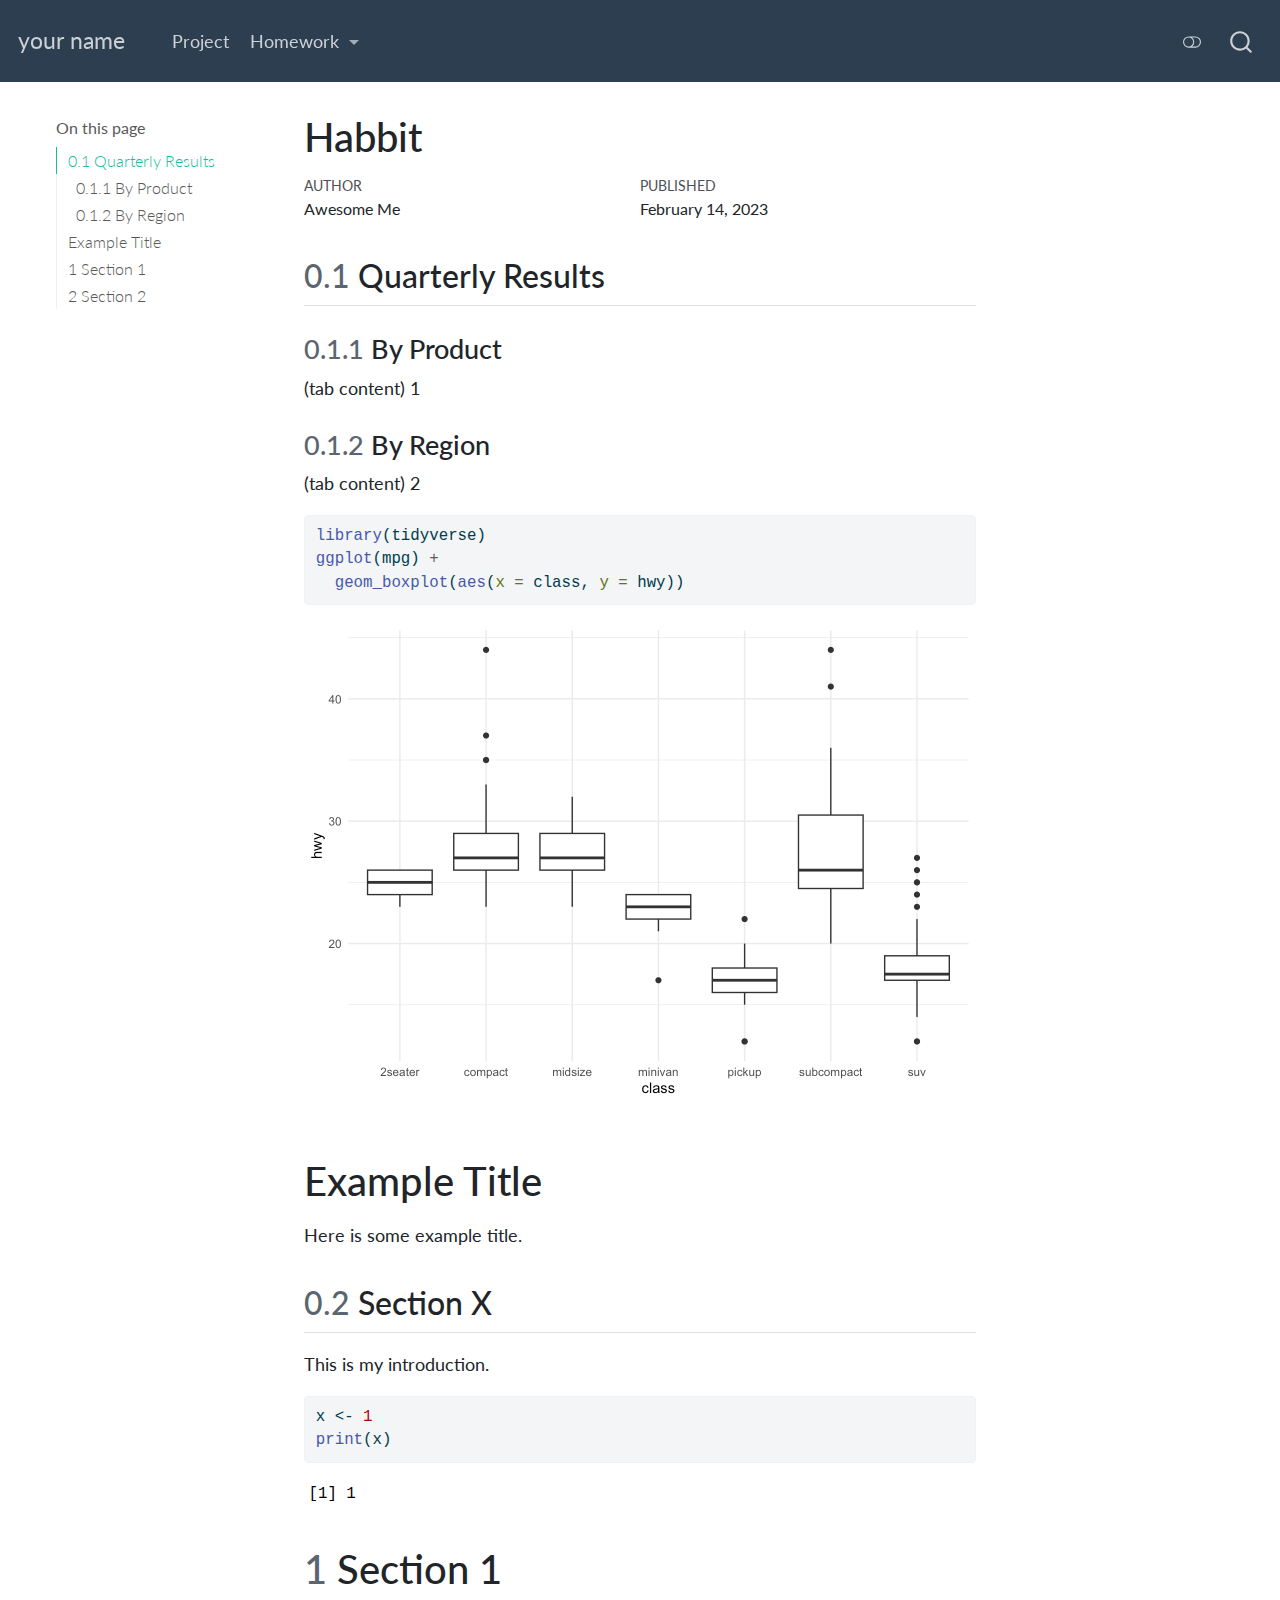
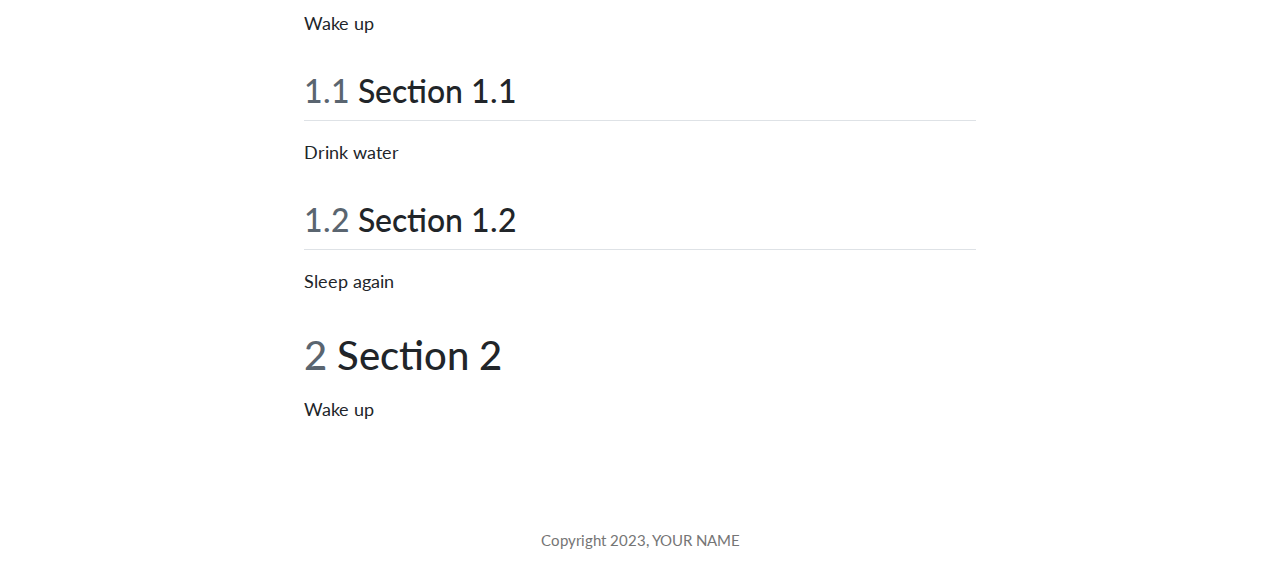
<file: docs/basic-example.html>
<!DOCTYPE html>
<html xmlns="http://www.w3.org/1999/xhtml" lang="en" xml:lang="en"><head>

<meta charset="utf-8">
<meta name="generator" content="quarto-1.2.269">

<meta name="viewport" content="width=device-width, initial-scale=1.0, user-scalable=yes">

<meta name="author" content="Awesome Me">
<meta name="dcterms.date" content="2023-02-14">

<title>your name - Habbit</title>
<style>
code{white-space: pre-wrap;}
span.smallcaps{font-variant: small-caps;}
div.columns{display: flex; gap: min(4vw, 1.5em);}
div.column{flex: auto; overflow-x: auto;}
div.hanging-indent{margin-left: 1.5em; text-indent: -1.5em;}
ul.task-list{list-style: none;}
ul.task-list li input[type="checkbox"] {
  width: 0.8em;
  margin: 0 0.8em 0.2em -1.6em;
  vertical-align: middle;
}
pre > code.sourceCode { white-space: pre; position: relative; }
pre > code.sourceCode > span { display: inline-block; line-height: 1.25; }
pre > code.sourceCode > span:empty { height: 1.2em; }
.sourceCode { overflow: visible; }
code.sourceCode > span { color: inherit; text-decoration: inherit; }
div.sourceCode { margin: 1em 0; }
pre.sourceCode { margin: 0; }
@media screen {
div.sourceCode { overflow: auto; }
}
@media print {
pre > code.sourceCode { white-space: pre-wrap; }
pre > code.sourceCode > span { text-indent: -5em; padding-left: 5em; }
}
pre.numberSource code
  { counter-reset: source-line 0; }
pre.numberSource code > span
  { position: relative; left: -4em; counter-increment: source-line; }
pre.numberSource code > span > a:first-child::before
  { content: counter(source-line);
    position: relative; left: -1em; text-align: right; vertical-align: baseline;
    border: none; display: inline-block;
    -webkit-touch-callout: none; -webkit-user-select: none;
    -khtml-user-select: none; -moz-user-select: none;
    -ms-user-select: none; user-select: none;
    padding: 0 4px; width: 4em;
    color: #aaaaaa;
  }
pre.numberSource { margin-left: 3em; border-left: 1px solid #aaaaaa;  padding-left: 4px; }
div.sourceCode
  {   }
@media screen {
pre > code.sourceCode > span > a:first-child::before { text-decoration: underline; }
}
code span.al { color: #ff0000; font-weight: bold; } /* Alert */
code span.an { color: #60a0b0; font-weight: bold; font-style: italic; } /* Annotation */
code span.at { color: #7d9029; } /* Attribute */
code span.bn { color: #40a070; } /* BaseN */
code span.bu { color: #008000; } /* BuiltIn */
code span.cf { color: #007020; font-weight: bold; } /* ControlFlow */
code span.ch { color: #4070a0; } /* Char */
code span.cn { color: #880000; } /* Constant */
code span.co { color: #60a0b0; font-style: italic; } /* Comment */
code span.cv { color: #60a0b0; font-weight: bold; font-style: italic; } /* CommentVar */
code span.do { color: #ba2121; font-style: italic; } /* Documentation */
code span.dt { color: #902000; } /* DataType */
code span.dv { color: #40a070; } /* DecVal */
code span.er { color: #ff0000; font-weight: bold; } /* Error */
code span.ex { } /* Extension */
code span.fl { color: #40a070; } /* Float */
code span.fu { color: #06287e; } /* Function */
code span.im { color: #008000; font-weight: bold; } /* Import */
code span.in { color: #60a0b0; font-weight: bold; font-style: italic; } /* Information */
code span.kw { color: #007020; font-weight: bold; } /* Keyword */
code span.op { color: #666666; } /* Operator */
code span.ot { color: #007020; } /* Other */
code span.pp { color: #bc7a00; } /* Preprocessor */
code span.sc { color: #4070a0; } /* SpecialChar */
code span.ss { color: #bb6688; } /* SpecialString */
code span.st { color: #4070a0; } /* String */
code span.va { color: #19177c; } /* Variable */
code span.vs { color: #4070a0; } /* VerbatimString */
code span.wa { color: #60a0b0; font-weight: bold; font-style: italic; } /* Warning */
</style>


<script src="site_libs/quarto-nav/quarto-nav.js"></script>
<script src="site_libs/clipboard/clipboard.min.js"></script>
<script src="site_libs/quarto-search/autocomplete.umd.js"></script>
<script src="site_libs/quarto-search/fuse.min.js"></script>
<script src="site_libs/quarto-search/quarto-search.js"></script>
<meta name="quarto:offset" content="./">
<script src="site_libs/quarto-html/quarto.js"></script>
<script src="site_libs/quarto-html/popper.min.js"></script>
<script src="site_libs/quarto-html/tippy.umd.min.js"></script>
<script src="site_libs/quarto-html/anchor.min.js"></script>
<link href="site_libs/quarto-html/tippy.css" rel="stylesheet">
<link href="site_libs/quarto-html/quarto-syntax-highlighting.css" rel="stylesheet" class="quarto-color-scheme" id="quarto-text-highlighting-styles">
<link href="site_libs/quarto-html/quarto-syntax-highlighting-dark.css" rel="prefetch" class="quarto-color-scheme quarto-color-alternate" id="quarto-text-highlighting-styles">
<script src="site_libs/bootstrap/bootstrap.min.js"></script>
<link href="site_libs/bootstrap/bootstrap-icons.css" rel="stylesheet">
<link href="site_libs/bootstrap/bootstrap.min.css" rel="stylesheet" class="quarto-color-scheme" id="quarto-bootstrap" data-mode="light">
<link href="site_libs/bootstrap/bootstrap-dark.min.css" rel="prefetch" class="quarto-color-scheme quarto-color-alternate" id="quarto-bootstrap" data-mode="dark">
<script id="quarto-search-options" type="application/json">{
  "location": "navbar",
  "copy-button": false,
  "collapse-after": 3,
  "panel-placement": "end",
  "type": "overlay",
  "limit": 20,
  "language": {
    "search-no-results-text": "No results",
    "search-matching-documents-text": "matching documents",
    "search-copy-link-title": "Copy link to search",
    "search-hide-matches-text": "Hide additional matches",
    "search-more-match-text": "more match in this document",
    "search-more-matches-text": "more matches in this document",
    "search-clear-button-title": "Clear",
    "search-detached-cancel-button-title": "Cancel",
    "search-submit-button-title": "Submit"
  }
}</script>


</head>

<body class="floating nav-fixed">

<div id="quarto-search-results"></div>
  <header id="quarto-header" class="headroom fixed-top">
    <nav class="navbar navbar-expand-lg navbar-dark ">
      <div class="navbar-container container-fluid">
      <div class="navbar-brand-container">
    <a class="navbar-brand" href="./index.html">
    <span class="navbar-title">your name</span>
    </a>
  </div>
          <button class="navbar-toggler" type="button" data-bs-toggle="collapse" data-bs-target="#navbarCollapse" aria-controls="navbarCollapse" aria-expanded="false" aria-label="Toggle navigation" onclick="if (window.quartoToggleHeadroom) { window.quartoToggleHeadroom(); }">
  <span class="navbar-toggler-icon"></span>
</button>
          <div class="collapse navbar-collapse" id="navbarCollapse">
            <ul class="navbar-nav navbar-nav-scroll me-auto">
  <li class="nav-item">
    <a class="nav-link" href="./teamproj0.html">
 <span class="menu-text">Project</span></a>
  </li>  
  <li class="nav-item dropdown ">
    <a class="nav-link dropdown-toggle" href="#" id="nav-menu-homework" role="button" data-bs-toggle="dropdown" aria-expanded="false">
 <span class="menu-text">Homework</span>
    </a>
    <ul class="dropdown-menu" aria-labelledby="nav-menu-homework">    
        <li>
    <a class="dropdown-item" href="./hw0.html">
 <span class="dropdown-text">hw0</span></a>
  </li>  
    </ul>
  </li>
</ul>
              <div class="quarto-toggle-container">
                  <a href="" class="quarto-color-scheme-toggle nav-link" onclick="window.quartoToggleColorScheme(); return false;" title="Toggle dark mode"><i class="bi"></i></a>
              </div>
              <div id="quarto-search" class="" title="Search"></div>
          </div> <!-- /navcollapse -->
      </div> <!-- /container-fluid -->
    </nav>
</header>
<!-- content -->
<div id="quarto-content" class="quarto-container page-columns page-rows-contents page-layout-article page-navbar">
<!-- sidebar -->
  <nav id="quarto-sidebar" class="sidebar collapse sidebar-navigation floating overflow-auto">
    <nav id="TOC" role="doc-toc" class="toc-active">
    <h2 id="toc-title">On this page</h2>
   
  <ul>
  <li><a href="#quarterly-results" id="toc-quarterly-results" class="nav-link active" data-scroll-target="#quarterly-results"><span class="toc-section-number">0.1</span>  Quarterly Results</a>
  <ul class="collapse">
  <li><a href="#by-product" id="toc-by-product" class="nav-link" data-scroll-target="#by-product"><span class="toc-section-number">0.1.1</span>  By Product</a></li>
  <li><a href="#by-region" id="toc-by-region" class="nav-link" data-scroll-target="#by-region"><span class="toc-section-number">0.1.2</span>  By Region</a></li>
  </ul></li>
  <li><a href="#example-title" id="toc-example-title" class="nav-link" data-scroll-target="#example-title">Example Title</a>
  <ul class="collapse">
  <li><a href="#section-x" id="toc-section-x" class="nav-link" data-scroll-target="#section-x"><span class="toc-section-number">0.2</span>  Section X</a></li>
  </ul></li>
  <li><a href="#section-1" id="toc-section-1" class="nav-link" data-scroll-target="#section-1"><span class="toc-section-number">1</span>  Section 1</a>
  <ul class="collapse">
  <li><a href="#section-1.1" id="toc-section-1.1" class="nav-link" data-scroll-target="#section-1.1"><span class="toc-section-number">1.1</span>  Section 1.1</a></li>
  <li><a href="#section-1.2" id="toc-section-1.2" class="nav-link" data-scroll-target="#section-1.2"><span class="toc-section-number">1.2</span>  Section 1.2</a></li>
  </ul></li>
  <li><a href="#section-2" id="toc-section-2" class="nav-link" data-scroll-target="#section-2"><span class="toc-section-number">2</span>  Section 2</a></li>
  </ul>
</nav>
</nav>
<!-- margin-sidebar -->
    <div id="quarto-margin-sidebar" class="sidebar margin-sidebar">
    </div>
<!-- main -->
<main class="content" id="quarto-document-content">

<header id="title-block-header" class="quarto-title-block default">
<div class="quarto-title">
<h1 class="title">Habbit</h1>
</div>



<div class="quarto-title-meta">

    <div>
    <div class="quarto-title-meta-heading">Author</div>
    <div class="quarto-title-meta-contents">
             <p>Awesome Me </p>
          </div>
  </div>
    
    <div>
    <div class="quarto-title-meta-heading">Published</div>
    <div class="quarto-title-meta-contents">
      <p class="date">February 14, 2023</p>
    </div>
  </div>
  
    
  </div>
  

</header>

<section id="quarterly-results" class="level2 tabset tabset-pills" data-number="0.1">
<h2 class="tabset tabset-pills anchored" data-number="0.1" data-anchor-id="quarterly-results"><span class="header-section-number">0.1</span> Quarterly Results</h2>
<section id="by-product" class="level3" data-number="0.1.1">
<h3 data-number="0.1.1" class="anchored" data-anchor-id="by-product"><span class="header-section-number">0.1.1</span> By Product</h3>
<p>(tab content) 1</p>
</section>
<section id="by-region" class="level3" data-number="0.1.2">
<h3 data-number="0.1.2" class="anchored" data-anchor-id="by-region"><span class="header-section-number">0.1.2</span> By Region</h3>
<p>(tab content) 2</p>
<div class="cell">
<div class="sourceCode cell-code" id="cb1"><pre class="sourceCode r code-with-copy"><code class="sourceCode r"><span id="cb1-1"><a href="#cb1-1" aria-hidden="true" tabindex="-1"></a><span class="fu">library</span>(tidyverse)</span>
<span id="cb1-2"><a href="#cb1-2" aria-hidden="true" tabindex="-1"></a><span class="fu">ggplot</span>(mpg) <span class="sc">+</span></span>
<span id="cb1-3"><a href="#cb1-3" aria-hidden="true" tabindex="-1"></a>  <span class="fu">geom_boxplot</span>(<span class="fu">aes</span>(<span class="at">x =</span> class, <span class="at">y =</span> hwy))</span></code><button title="Copy to Clipboard" class="code-copy-button"><i class="bi"></i></button></pre></div>
<div class="cell-output-display">
<p><img src="basic-example_files/figure-html/unnamed-chunk-1-1.png" class="img-fluid" width="672"></p>
</div>
</div>
</section>
</section>
<section id="example-title" class="level1 unnumbered">
<h1 class="unnumbered">Example Title</h1>
<p>Here is some example title.</p>
<section id="section-x" class="level2" data-number="0.2">
<h2 data-number="0.2" class="anchored" data-anchor-id="section-x"><span class="header-section-number">0.2</span> Section X</h2>
<p>This is my introduction.</p>
<div class="cell">
<div class="sourceCode cell-code" id="cb2"><pre class="sourceCode r code-with-copy"><code class="sourceCode r"><span id="cb2-1"><a href="#cb2-1" aria-hidden="true" tabindex="-1"></a>x <span class="ot">&lt;-</span> <span class="dv">1</span></span>
<span id="cb2-2"><a href="#cb2-2" aria-hidden="true" tabindex="-1"></a><span class="fu">print</span>(x)</span></code><button title="Copy to Clipboard" class="code-copy-button"><i class="bi"></i></button></pre></div>
<div class="cell-output cell-output-stdout">
<pre><code>[1] 1</code></pre>
</div>
</div>
</section>
</section>
<section id="section-1" class="level1" data-number="1">
<h1 data-number="1"><span class="header-section-number">1</span> Section 1</h1>
<p>Wake up</p>
<section id="section-1.1" class="level2" data-number="1.1">
<h2 data-number="1.1" class="anchored" data-anchor-id="section-1.1"><span class="header-section-number">1.1</span> Section 1.1</h2>
<p>Drink water</p>
</section>
<section id="section-1.2" class="level2" data-number="1.2">
<h2 data-number="1.2" class="anchored" data-anchor-id="section-1.2"><span class="header-section-number">1.2</span> Section 1.2</h2>
<p>Sleep again</p>
</section>
</section>
<section id="section-2" class="level1" data-number="2">
<h1 data-number="2"><span class="header-section-number">2</span> Section 2</h1>
<p>Wake up</p>


</section>

</main> <!-- /main -->
<script type="text/javascript" src="links.js"></script>
<script id="quarto-html-after-body" type="application/javascript">
window.document.addEventListener("DOMContentLoaded", function (event) {
  const toggleBodyColorMode = (bsSheetEl) => {
    const mode = bsSheetEl.getAttribute("data-mode");
    const bodyEl = window.document.querySelector("body");
    if (mode === "dark") {
      bodyEl.classList.add("quarto-dark");
      bodyEl.classList.remove("quarto-light");
    } else {
      bodyEl.classList.add("quarto-light");
      bodyEl.classList.remove("quarto-dark");
    }
  }
  const toggleBodyColorPrimary = () => {
    const bsSheetEl = window.document.querySelector("link#quarto-bootstrap");
    if (bsSheetEl) {
      toggleBodyColorMode(bsSheetEl);
    }
  }
  toggleBodyColorPrimary();  
  const disableStylesheet = (stylesheets) => {
    for (let i=0; i < stylesheets.length; i++) {
      const stylesheet = stylesheets[i];
      stylesheet.rel = 'prefetch';
    }
  }
  const enableStylesheet = (stylesheets) => {
    for (let i=0; i < stylesheets.length; i++) {
      const stylesheet = stylesheets[i];
      stylesheet.rel = 'stylesheet';
    }
  }
  const manageTransitions = (selector, allowTransitions) => {
    const els = window.document.querySelectorAll(selector);
    for (let i=0; i < els.length; i++) {
      const el = els[i];
      if (allowTransitions) {
        el.classList.remove('notransition');
      } else {
        el.classList.add('notransition');
      }
    }
  }
  const toggleColorMode = (alternate) => {
    // Switch the stylesheets
    const alternateStylesheets = window.document.querySelectorAll('link.quarto-color-scheme.quarto-color-alternate');
    manageTransitions('#quarto-margin-sidebar .nav-link', false);
    if (alternate) {
      enableStylesheet(alternateStylesheets);
      for (const sheetNode of alternateStylesheets) {
        if (sheetNode.id === "quarto-bootstrap") {
          toggleBodyColorMode(sheetNode);
        }
      }
    } else {
      disableStylesheet(alternateStylesheets);
      toggleBodyColorPrimary();
    }
    manageTransitions('#quarto-margin-sidebar .nav-link', true);
    // Switch the toggles
    const toggles = window.document.querySelectorAll('.quarto-color-scheme-toggle');
    for (let i=0; i < toggles.length; i++) {
      const toggle = toggles[i];
      if (toggle) {
        if (alternate) {
          toggle.classList.add("alternate");     
        } else {
          toggle.classList.remove("alternate");
        }
      }
    }
    // Hack to workaround the fact that safari doesn't
    // properly recolor the scrollbar when toggling (#1455)
    if (navigator.userAgent.indexOf('Safari') > 0 && navigator.userAgent.indexOf('Chrome') == -1) {
      manageTransitions("body", false);
      window.scrollTo(0, 1);
      setTimeout(() => {
        window.scrollTo(0, 0);
        manageTransitions("body", true);
      }, 40);  
    }
  }
  const isFileUrl = () => { 
    return window.location.protocol === 'file:';
  }
  const hasAlternateSentinel = () => {  
    let styleSentinel = getColorSchemeSentinel();
    if (styleSentinel !== null) {
      return styleSentinel === "alternate";
    } else {
      return false;
    }
  }
  const setStyleSentinel = (alternate) => {
    const value = alternate ? "alternate" : "default";
    if (!isFileUrl()) {
      window.localStorage.setItem("quarto-color-scheme", value);
    } else {
      localAlternateSentinel = value;
    }
  }
  const getColorSchemeSentinel = () => {
    if (!isFileUrl()) {
      const storageValue = window.localStorage.getItem("quarto-color-scheme");
      return storageValue != null ? storageValue : localAlternateSentinel;
    } else {
      return localAlternateSentinel;
    }
  }
  let localAlternateSentinel = 'default';
  // Dark / light mode switch
  window.quartoToggleColorScheme = () => {
    // Read the current dark / light value 
    let toAlternate = !hasAlternateSentinel();
    toggleColorMode(toAlternate);
    setStyleSentinel(toAlternate);
  };
  // Ensure there is a toggle, if there isn't float one in the top right
  if (window.document.querySelector('.quarto-color-scheme-toggle') === null) {
    const a = window.document.createElement('a');
    a.classList.add('top-right');
    a.classList.add('quarto-color-scheme-toggle');
    a.href = "";
    a.onclick = function() { try { window.quartoToggleColorScheme(); } catch {} return false; };
    const i = window.document.createElement("i");
    i.classList.add('bi');
    a.appendChild(i);
    window.document.body.appendChild(a);
  }
  // Switch to dark mode if need be
  if (hasAlternateSentinel()) {
    toggleColorMode(true);
  } else {
    toggleColorMode(false);
  }
  const icon = "";
  const anchorJS = new window.AnchorJS();
  anchorJS.options = {
    placement: 'right',
    icon: icon
  };
  anchorJS.add('.anchored');
  const clipboard = new window.ClipboardJS('.code-copy-button', {
    target: function(trigger) {
      return trigger.previousElementSibling;
    }
  });
  clipboard.on('success', function(e) {
    // button target
    const button = e.trigger;
    // don't keep focus
    button.blur();
    // flash "checked"
    button.classList.add('code-copy-button-checked');
    var currentTitle = button.getAttribute("title");
    button.setAttribute("title", "Copied!");
    let tooltip;
    if (window.bootstrap) {
      button.setAttribute("data-bs-toggle", "tooltip");
      button.setAttribute("data-bs-placement", "left");
      button.setAttribute("data-bs-title", "Copied!");
      tooltip = new bootstrap.Tooltip(button, 
        { trigger: "manual", 
          customClass: "code-copy-button-tooltip",
          offset: [0, -8]});
      tooltip.show();    
    }
    setTimeout(function() {
      if (tooltip) {
        tooltip.hide();
        button.removeAttribute("data-bs-title");
        button.removeAttribute("data-bs-toggle");
        button.removeAttribute("data-bs-placement");
      }
      button.setAttribute("title", currentTitle);
      button.classList.remove('code-copy-button-checked');
    }, 1000);
    // clear code selection
    e.clearSelection();
  });
  function tippyHover(el, contentFn) {
    const config = {
      allowHTML: true,
      content: contentFn,
      maxWidth: 500,
      delay: 100,
      arrow: false,
      appendTo: function(el) {
          return el.parentElement;
      },
      interactive: true,
      interactiveBorder: 10,
      theme: 'quarto',
      placement: 'bottom-start'
    };
    window.tippy(el, config); 
  }
  const noterefs = window.document.querySelectorAll('a[role="doc-noteref"]');
  for (var i=0; i<noterefs.length; i++) {
    const ref = noterefs[i];
    tippyHover(ref, function() {
      // use id or data attribute instead here
      let href = ref.getAttribute('data-footnote-href') || ref.getAttribute('href');
      try { href = new URL(href).hash; } catch {}
      const id = href.replace(/^#\/?/, "");
      const note = window.document.getElementById(id);
      return note.innerHTML;
    });
  }
  const findCites = (el) => {
    const parentEl = el.parentElement;
    if (parentEl) {
      const cites = parentEl.dataset.cites;
      if (cites) {
        return {
          el,
          cites: cites.split(' ')
        };
      } else {
        return findCites(el.parentElement)
      }
    } else {
      return undefined;
    }
  };
  var bibliorefs = window.document.querySelectorAll('a[role="doc-biblioref"]');
  for (var i=0; i<bibliorefs.length; i++) {
    const ref = bibliorefs[i];
    const citeInfo = findCites(ref);
    if (citeInfo) {
      tippyHover(citeInfo.el, function() {
        var popup = window.document.createElement('div');
        citeInfo.cites.forEach(function(cite) {
          var citeDiv = window.document.createElement('div');
          citeDiv.classList.add('hanging-indent');
          citeDiv.classList.add('csl-entry');
          var biblioDiv = window.document.getElementById('ref-' + cite);
          if (biblioDiv) {
            citeDiv.innerHTML = biblioDiv.innerHTML;
          }
          popup.appendChild(citeDiv);
        });
        return popup.innerHTML;
      });
    }
  }
});
</script>
</div> <!-- /content -->
<footer class="footer">
  <div class="nav-footer">
      <div class="nav-footer-center">Copyright 2023, YOUR NAME</div>
  </div>
</footer>



</body></html>
</file>
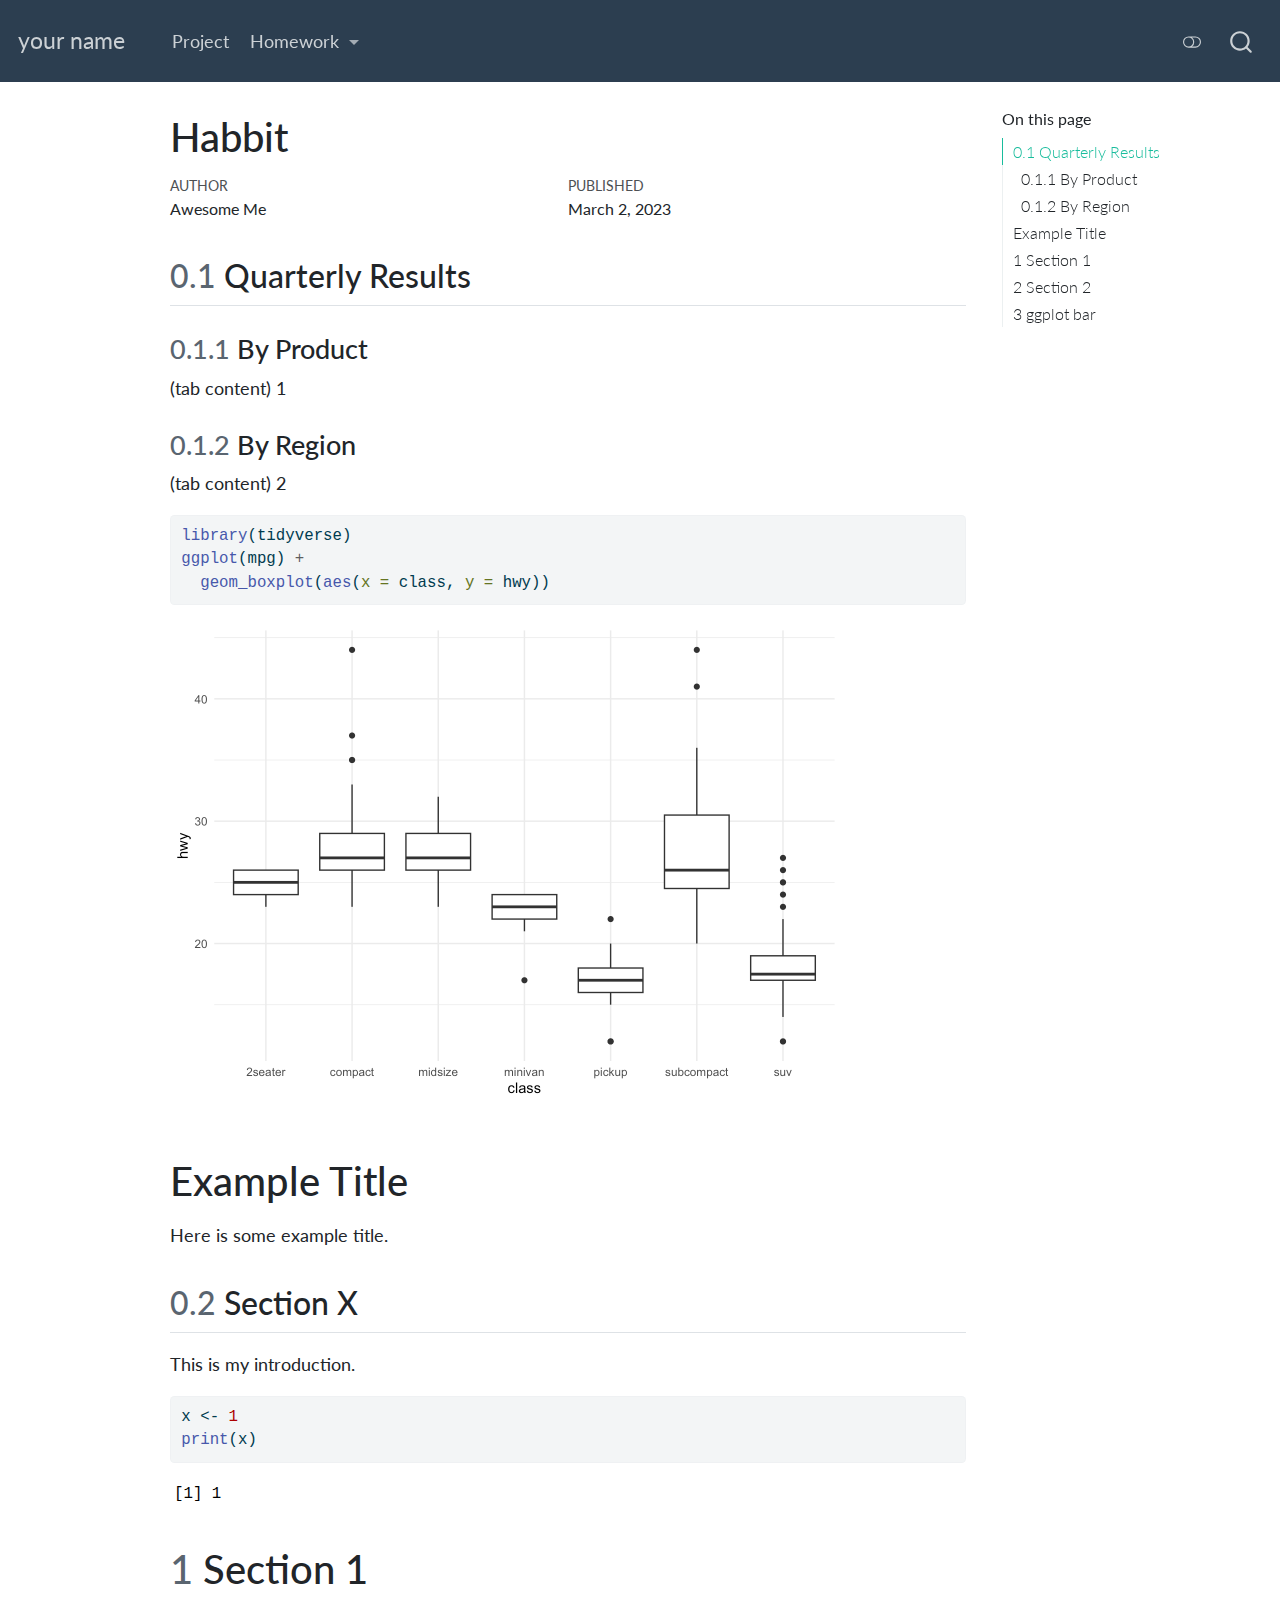
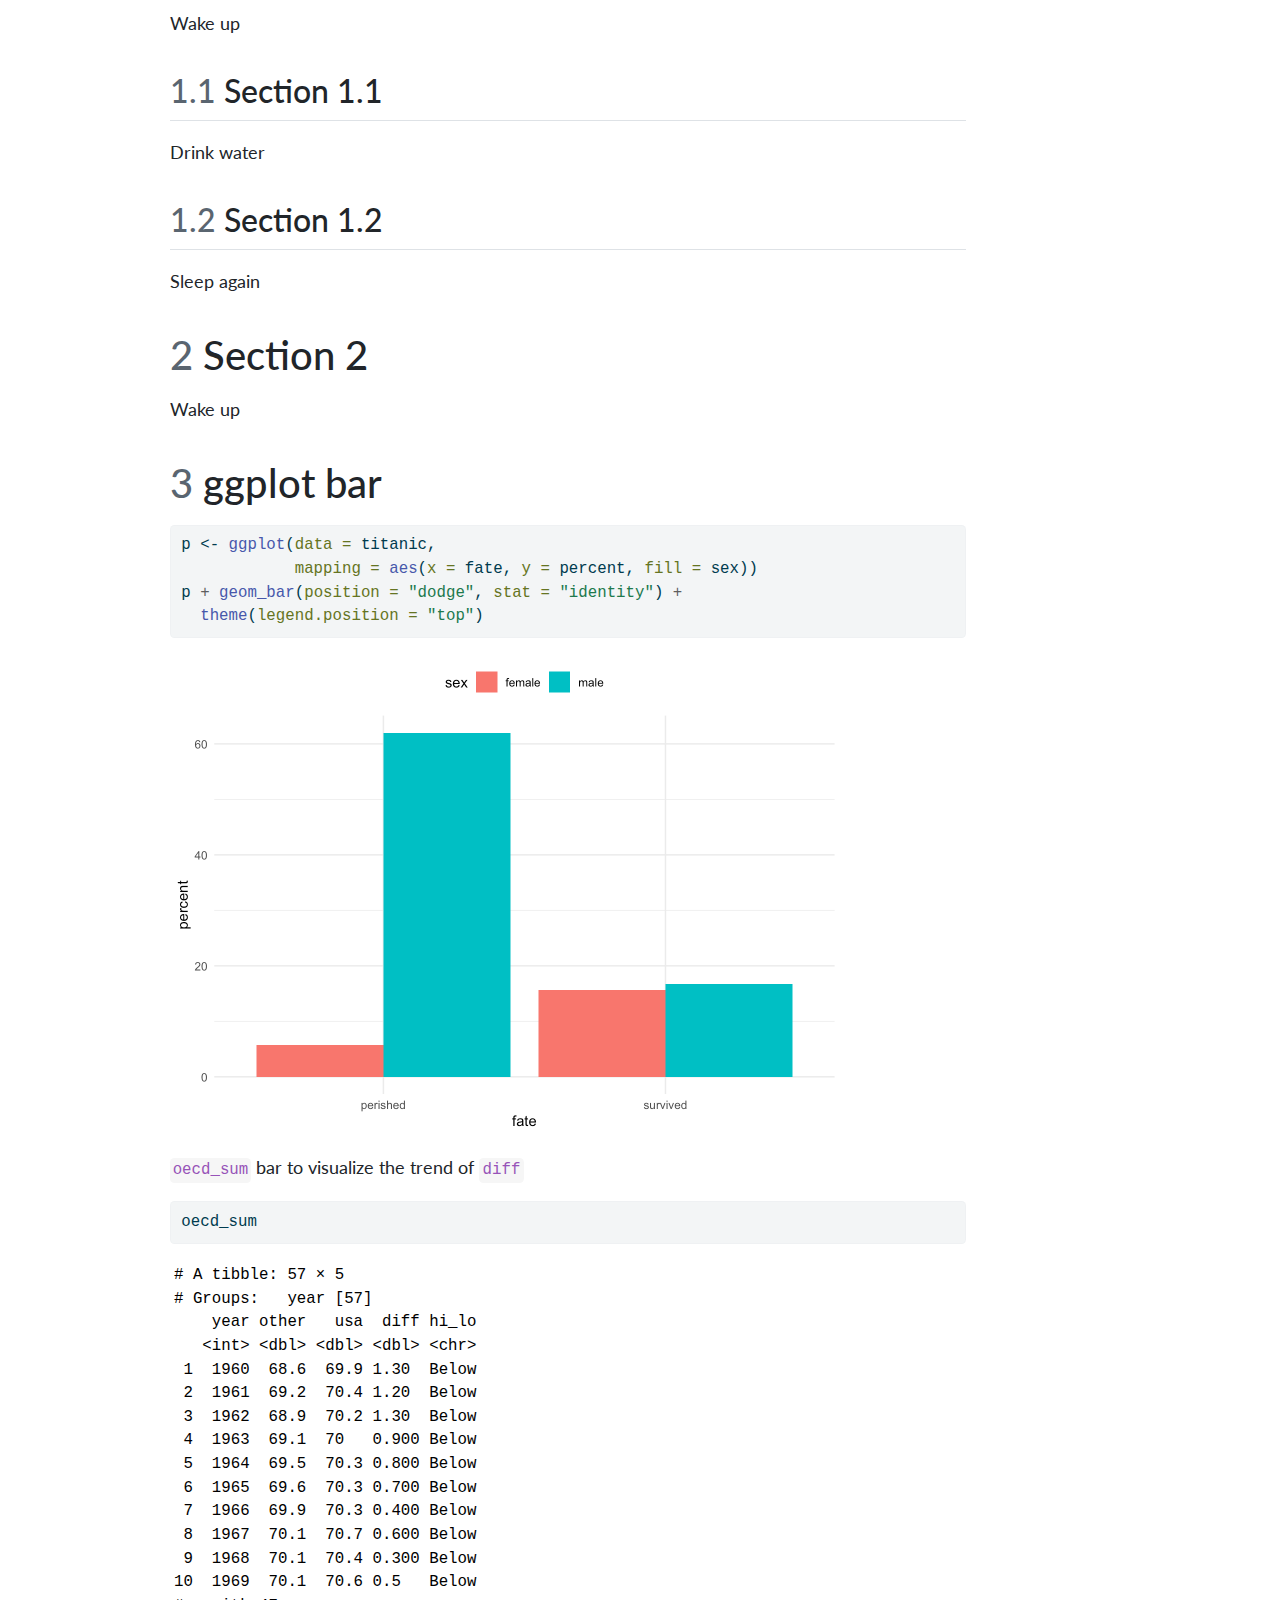
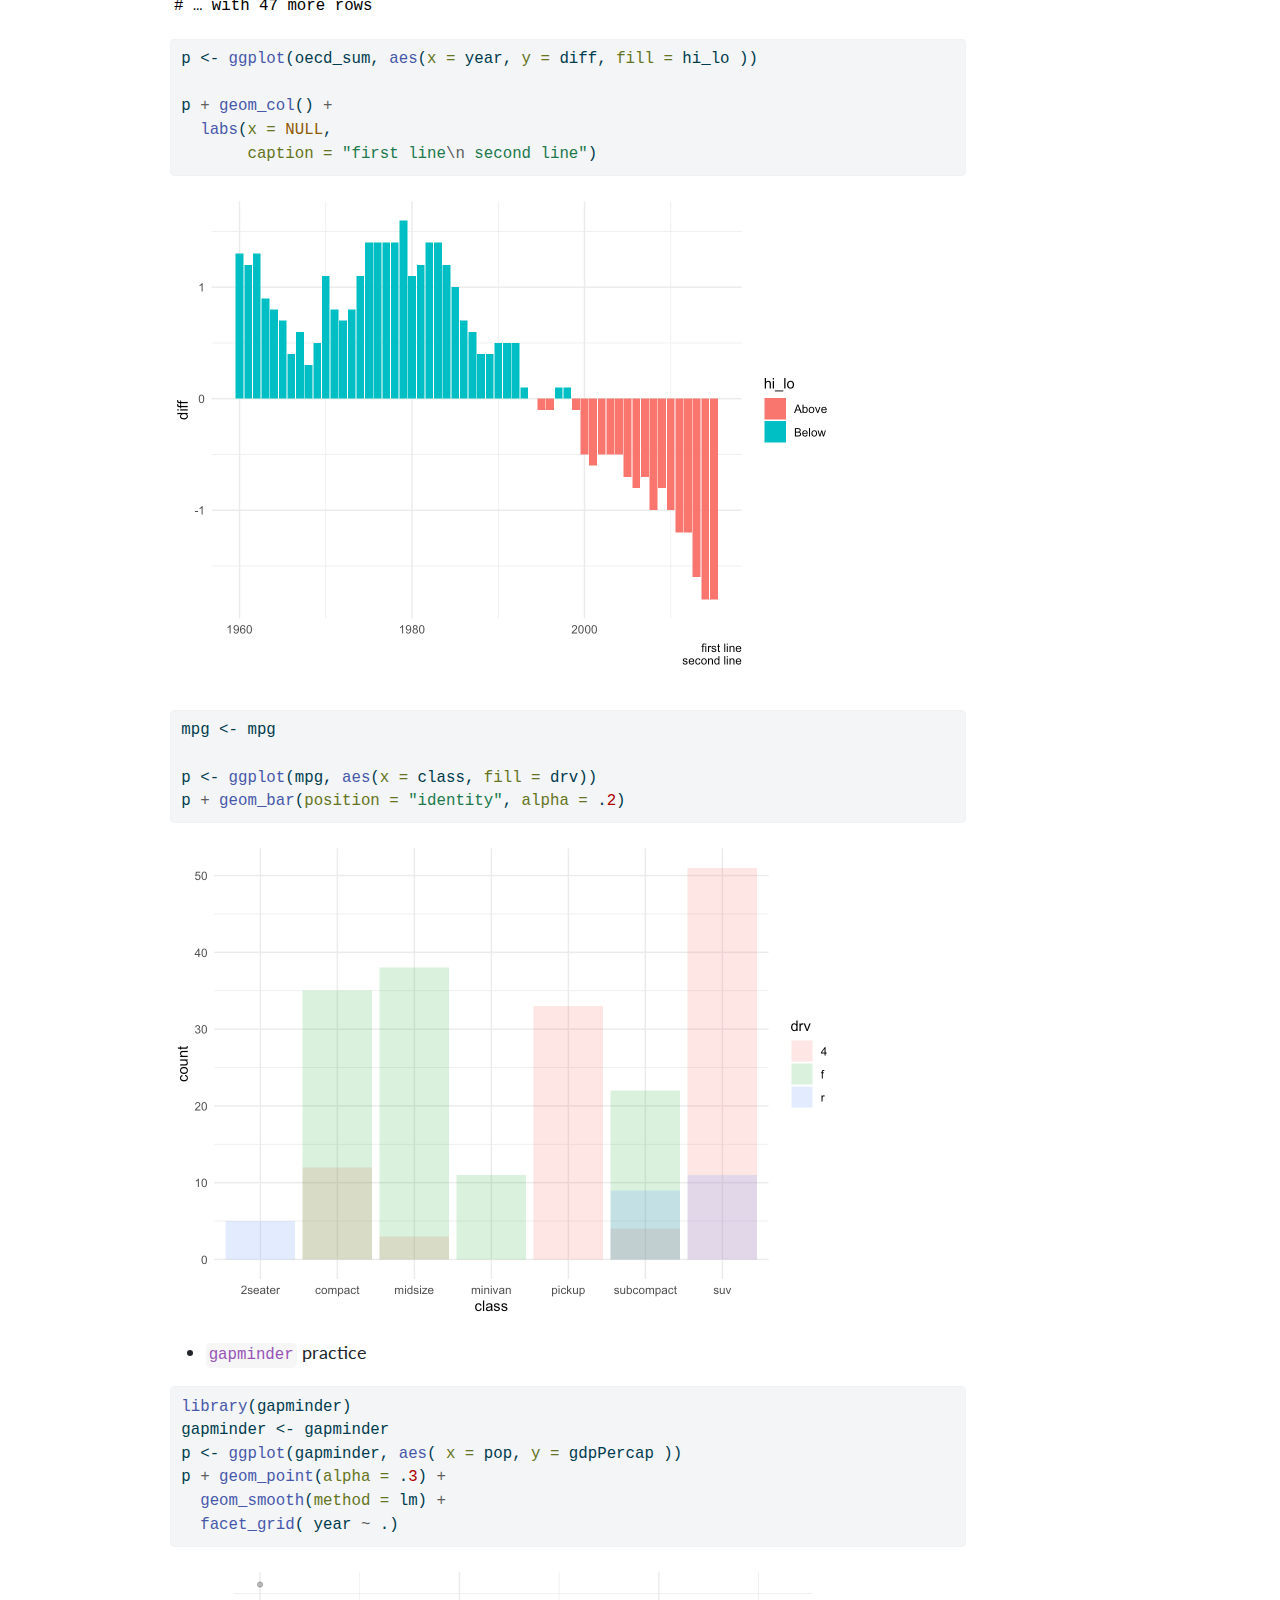
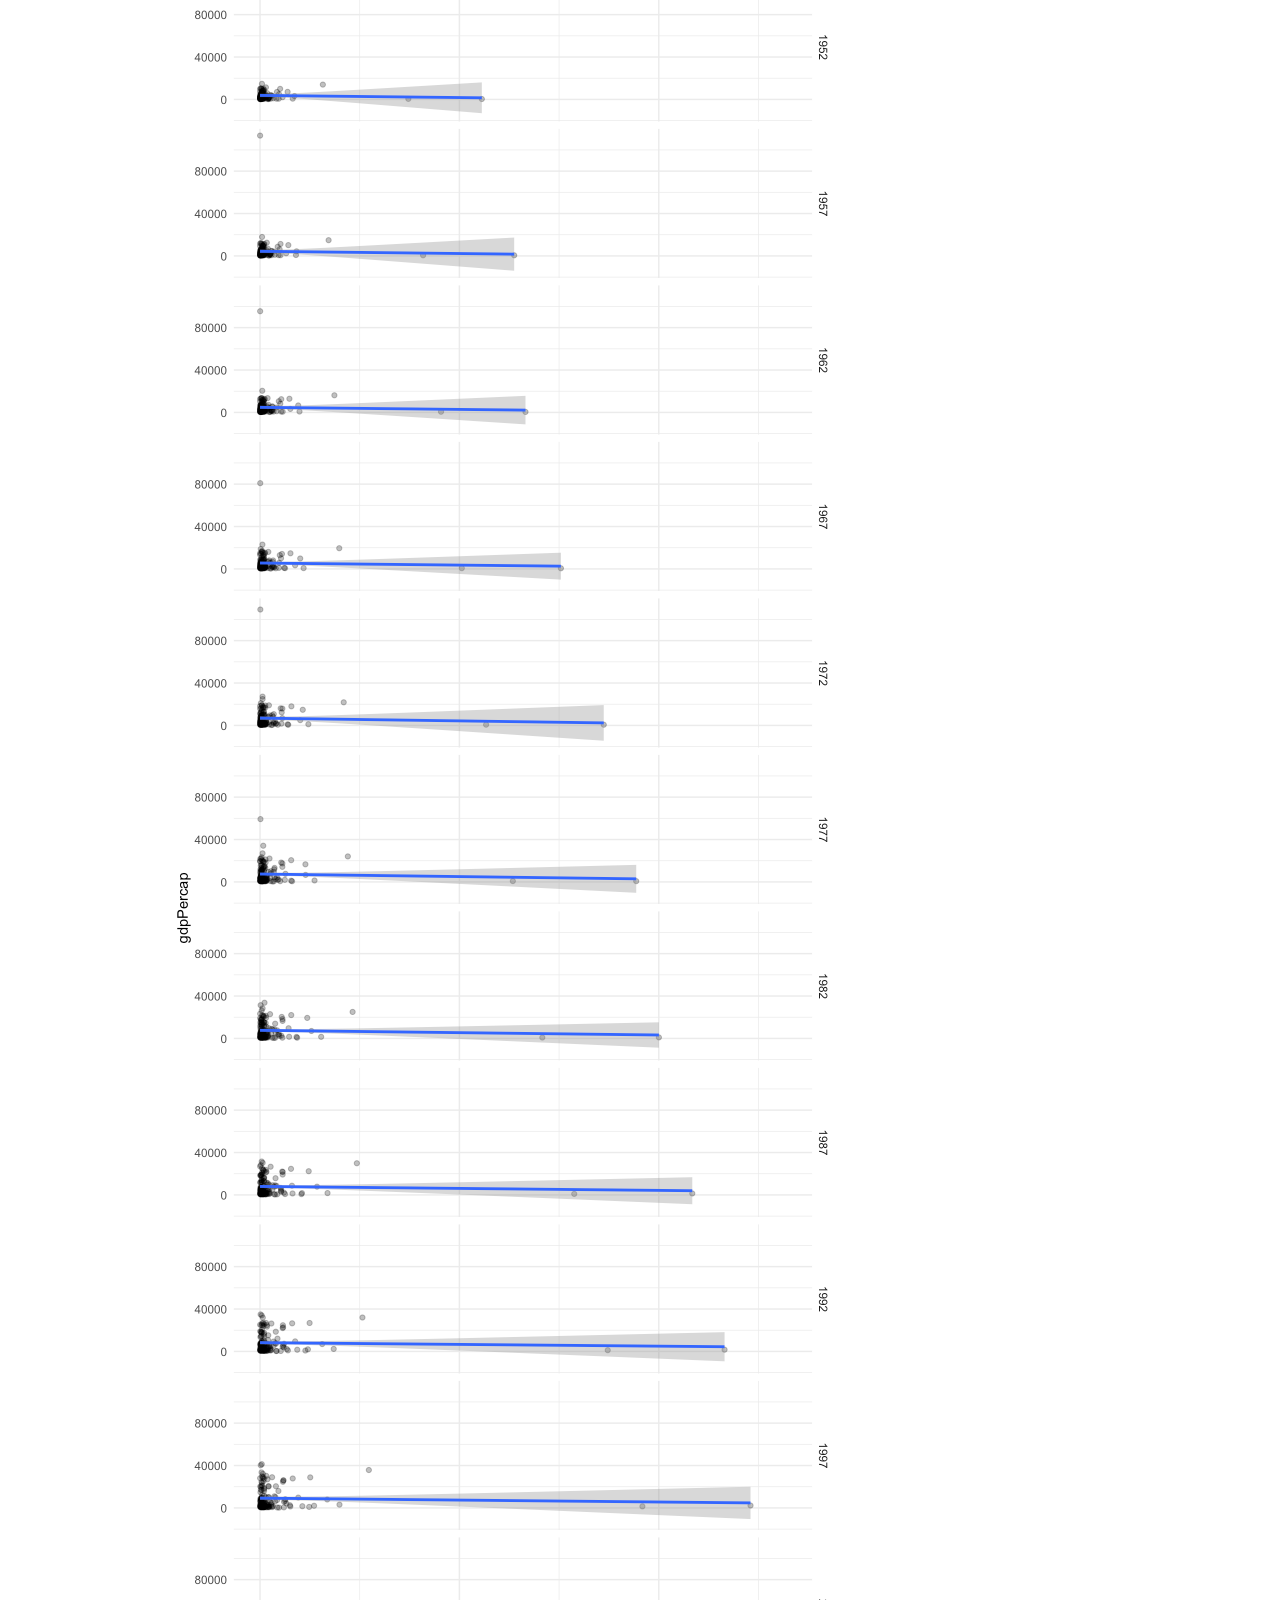
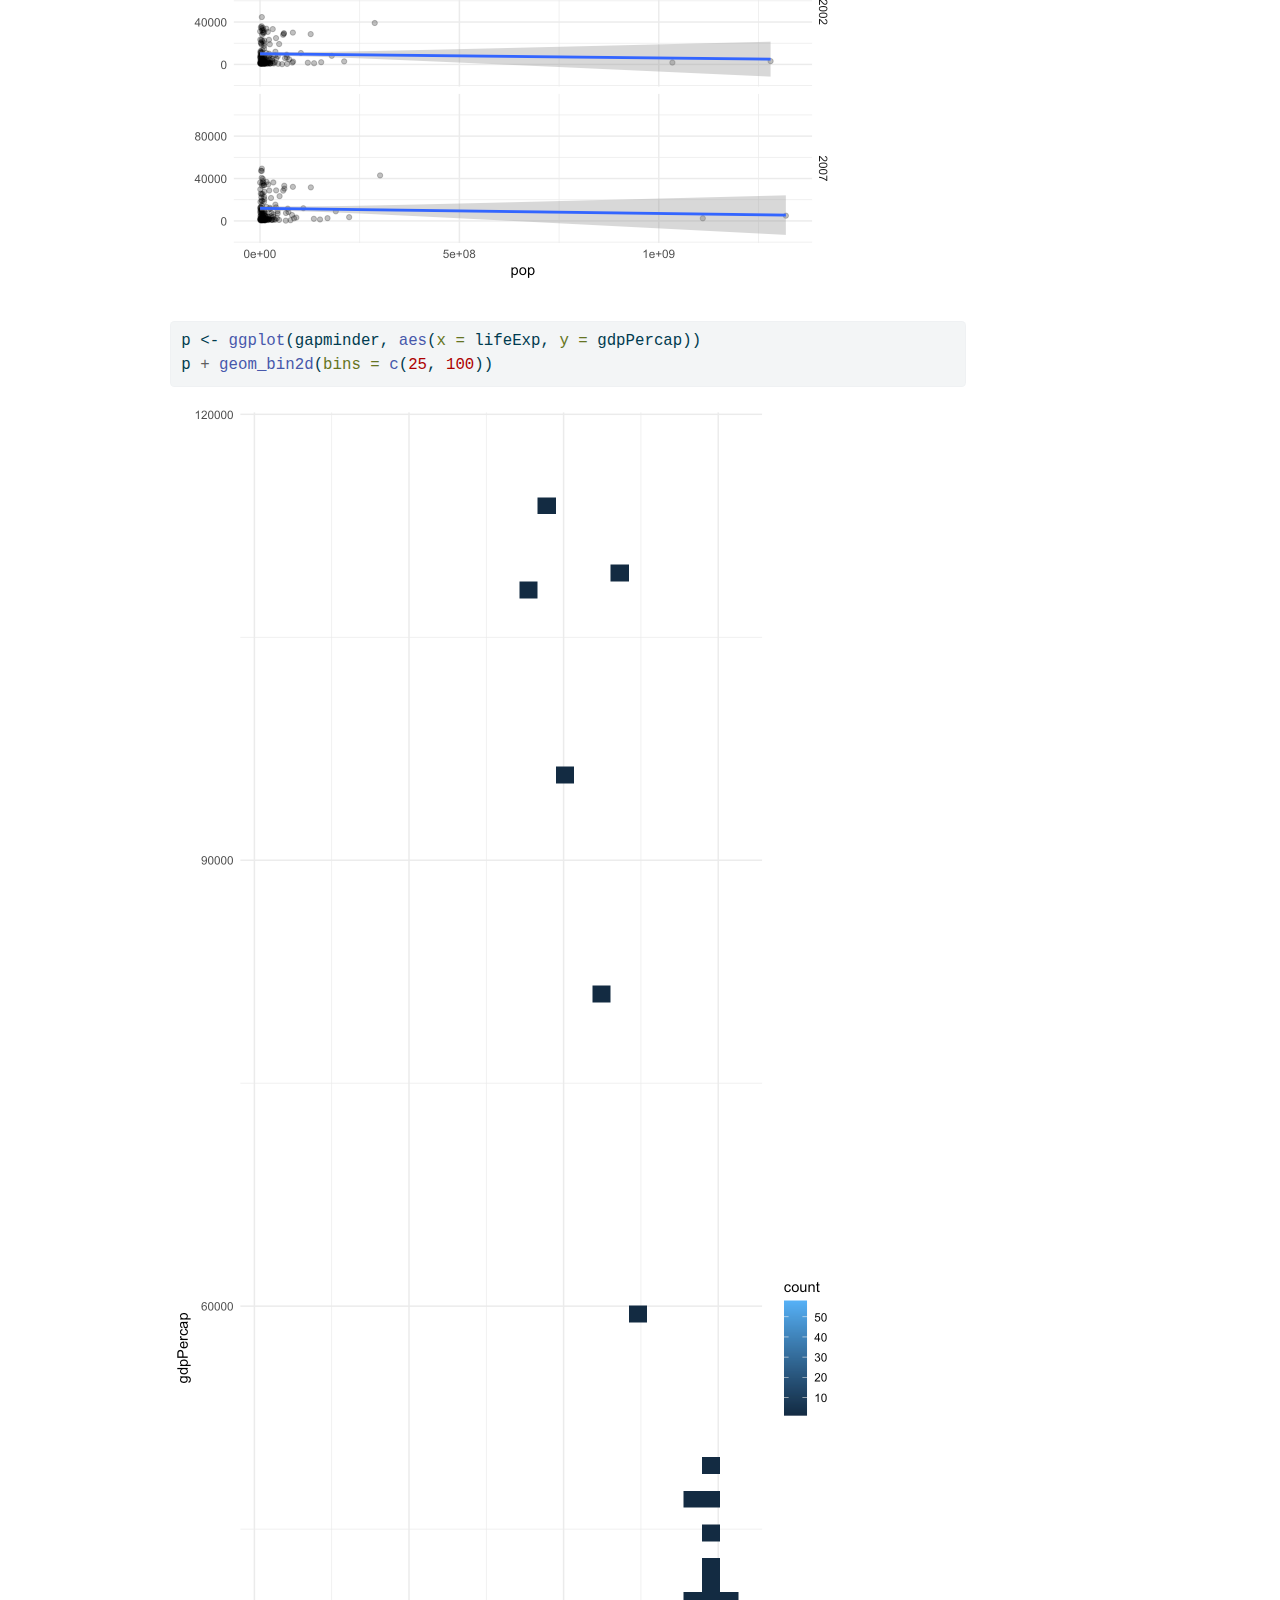
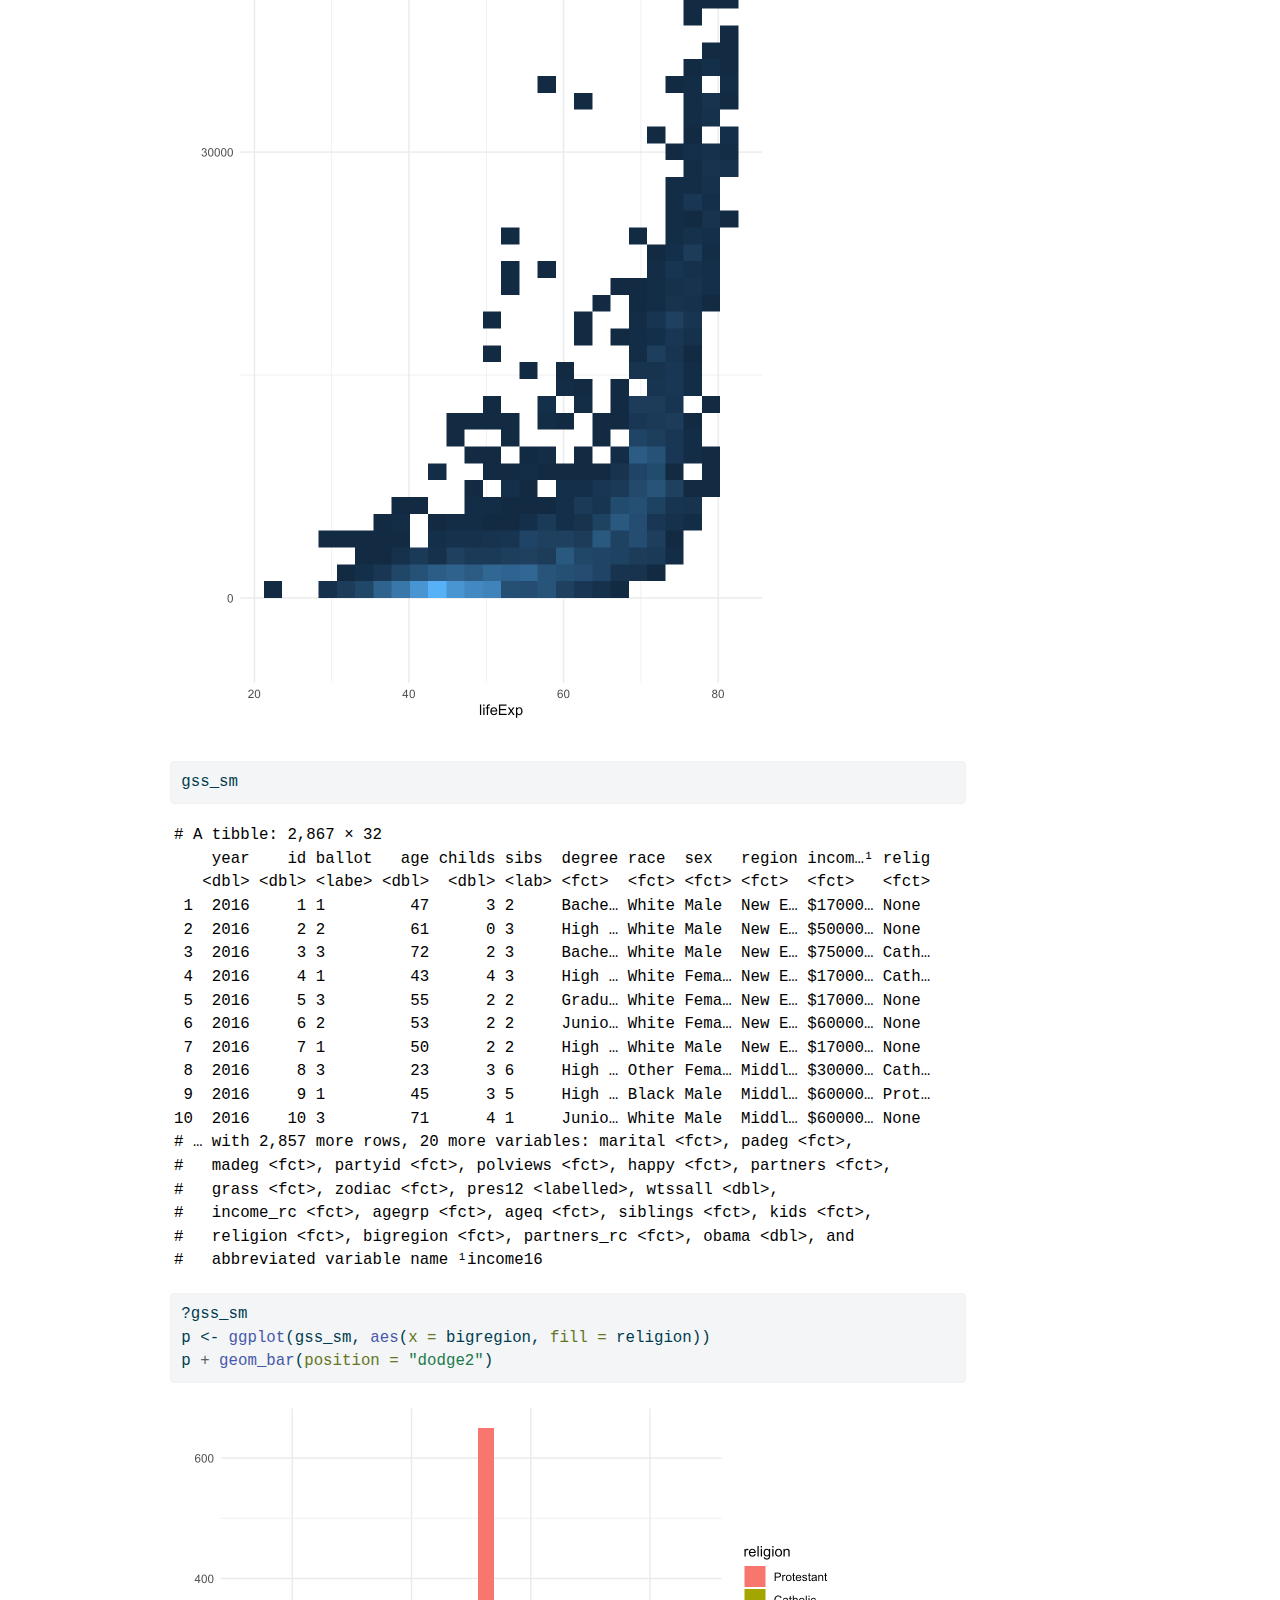
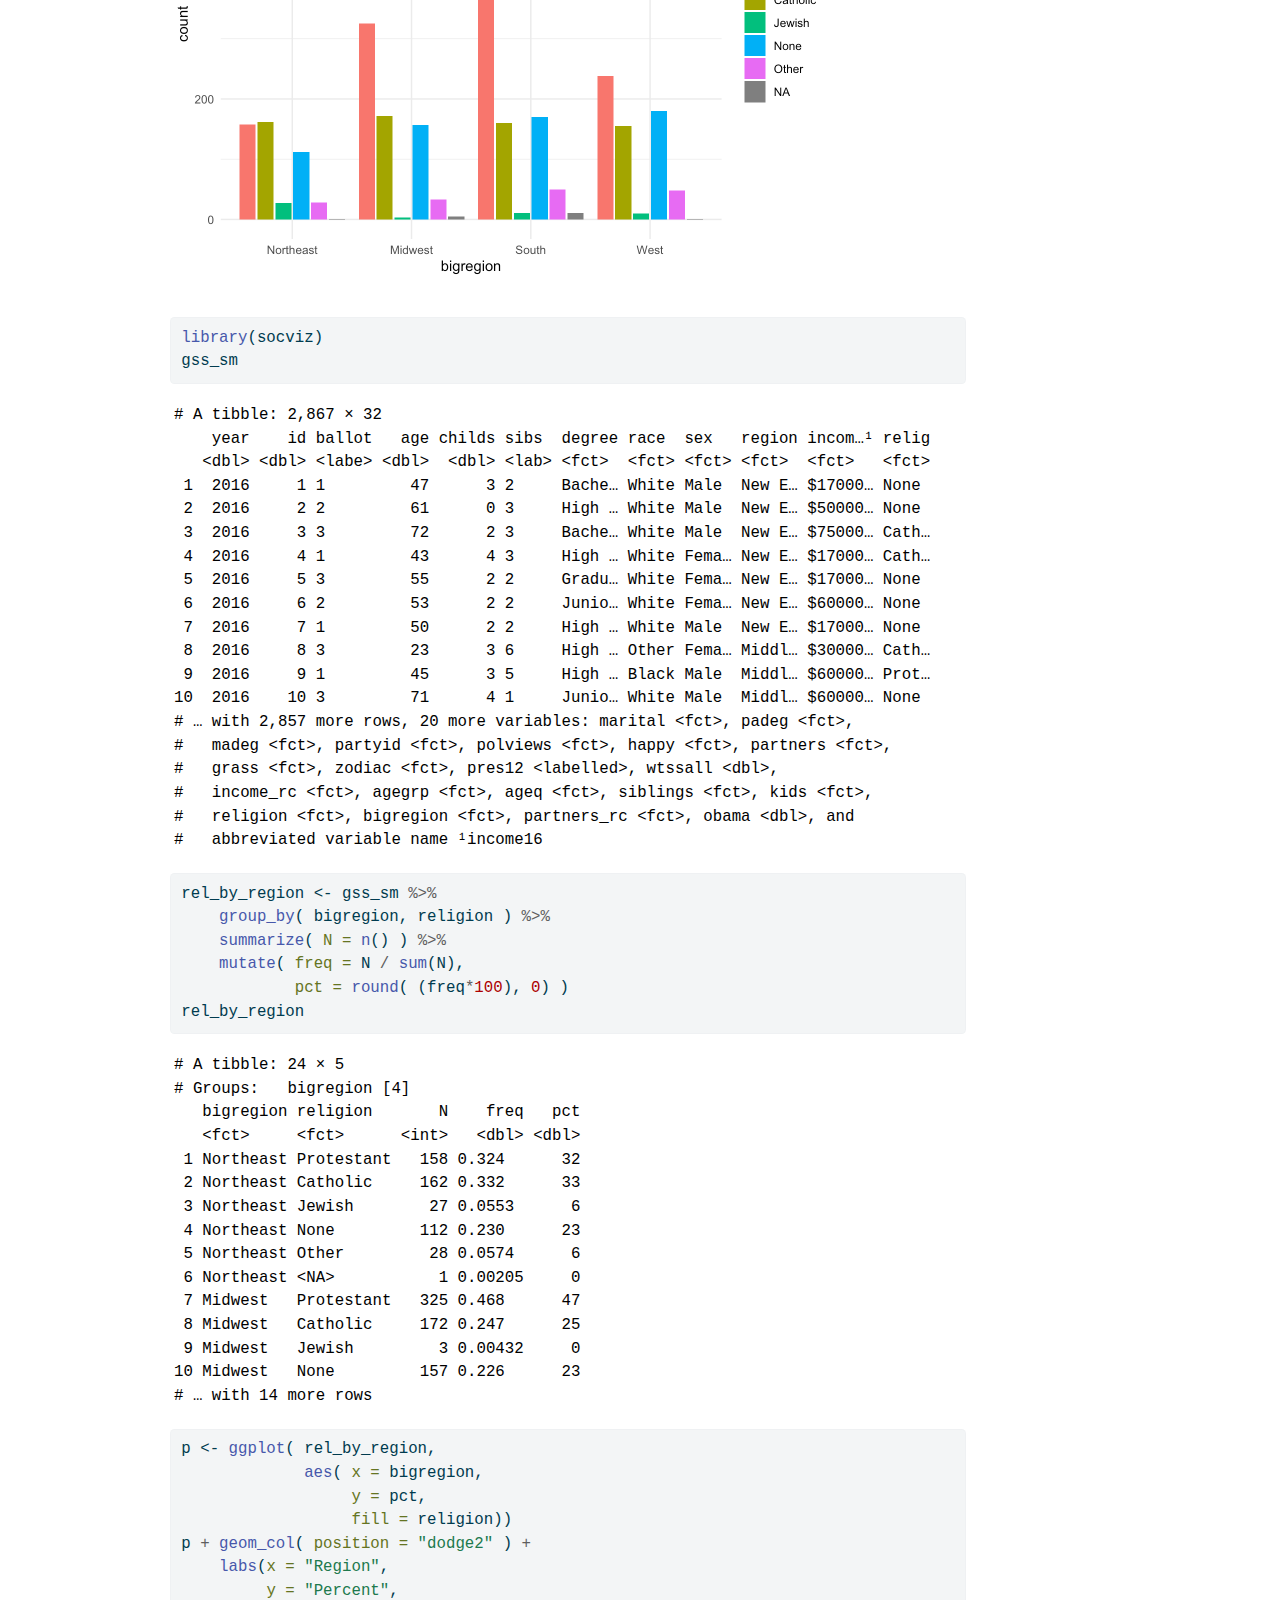
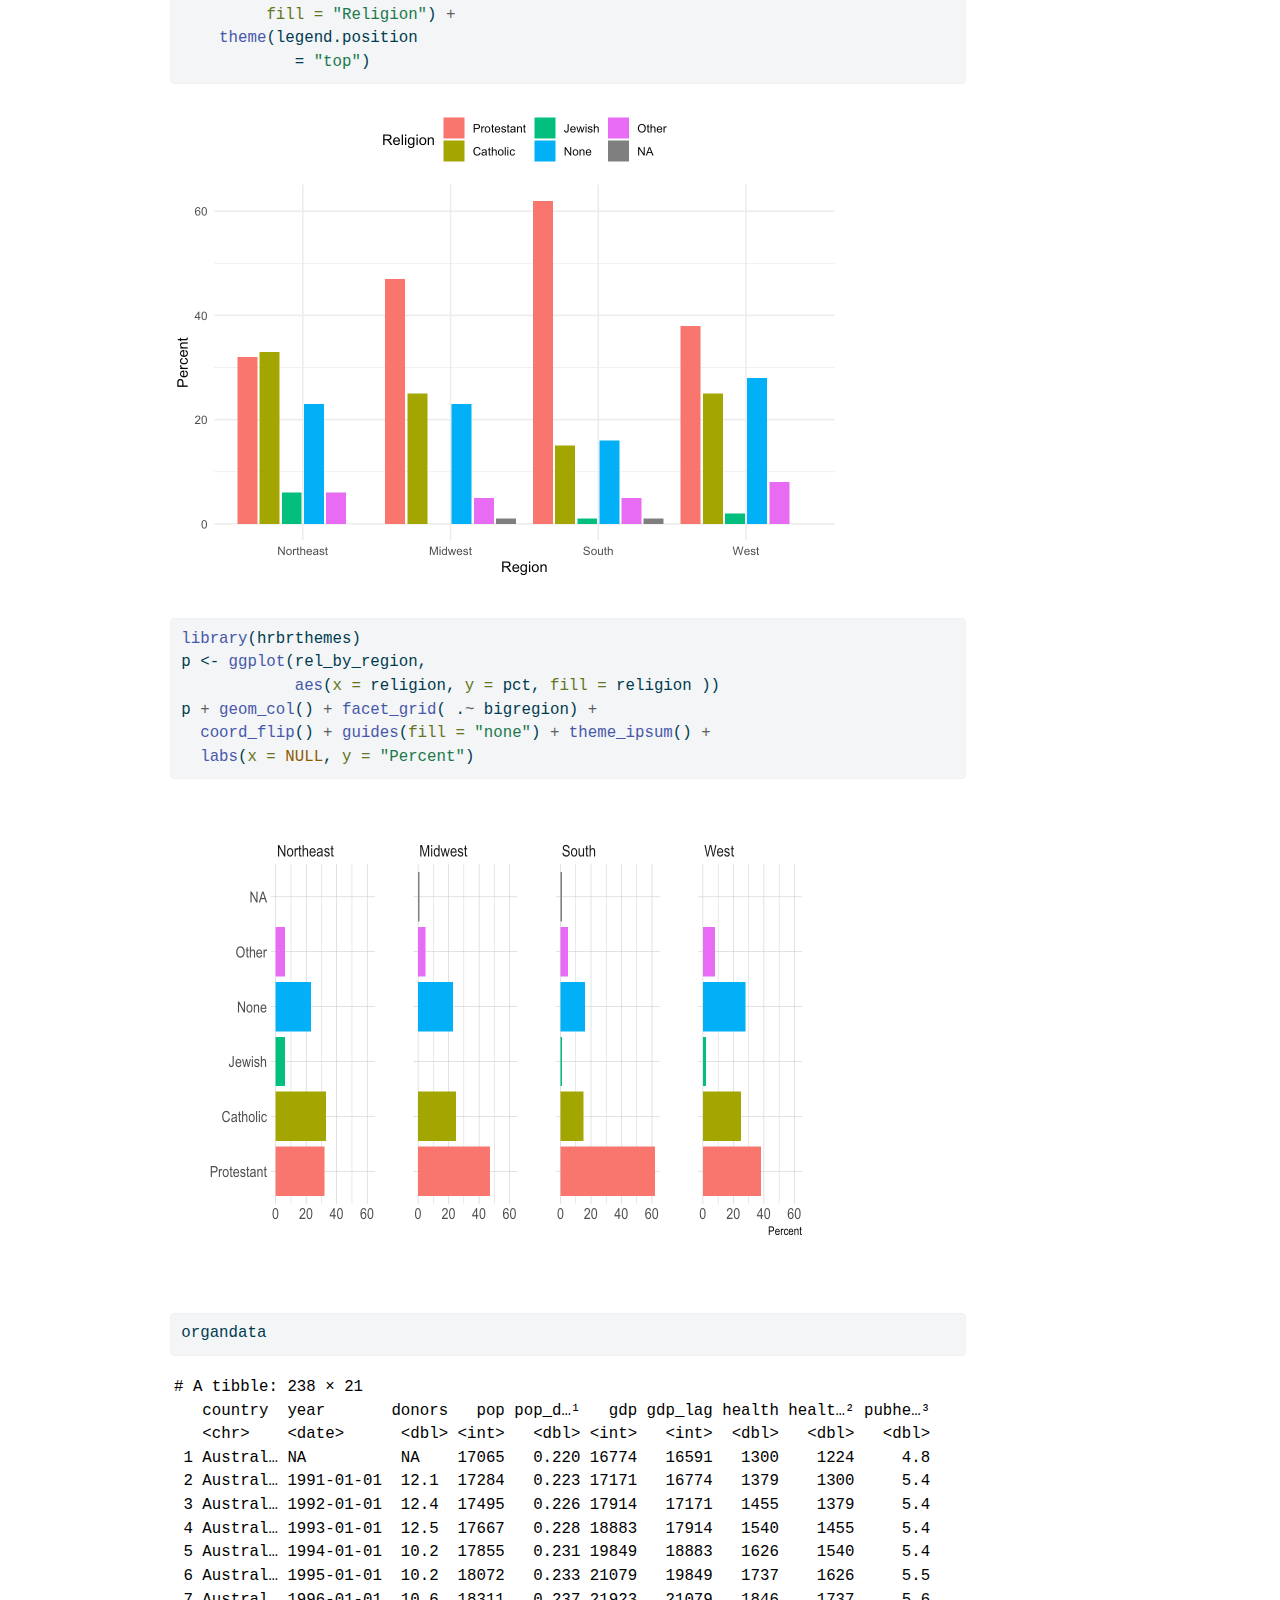
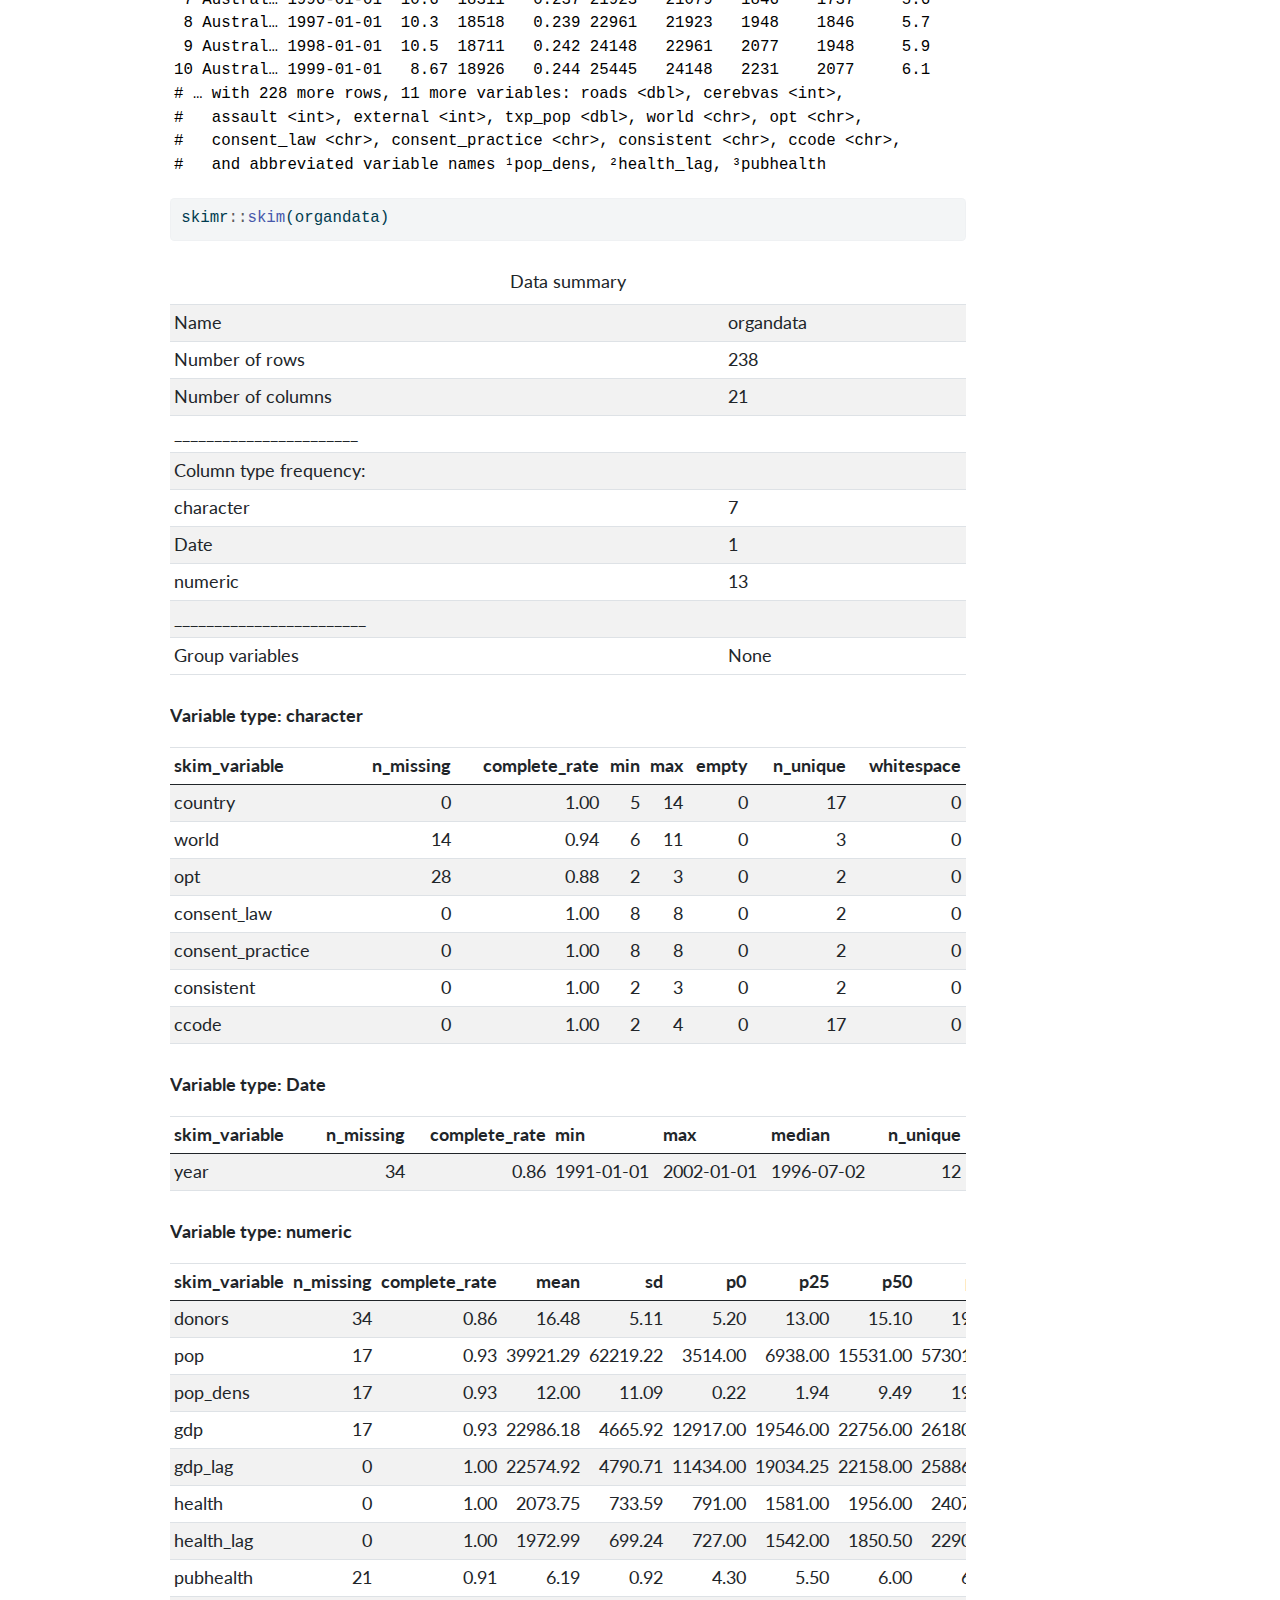
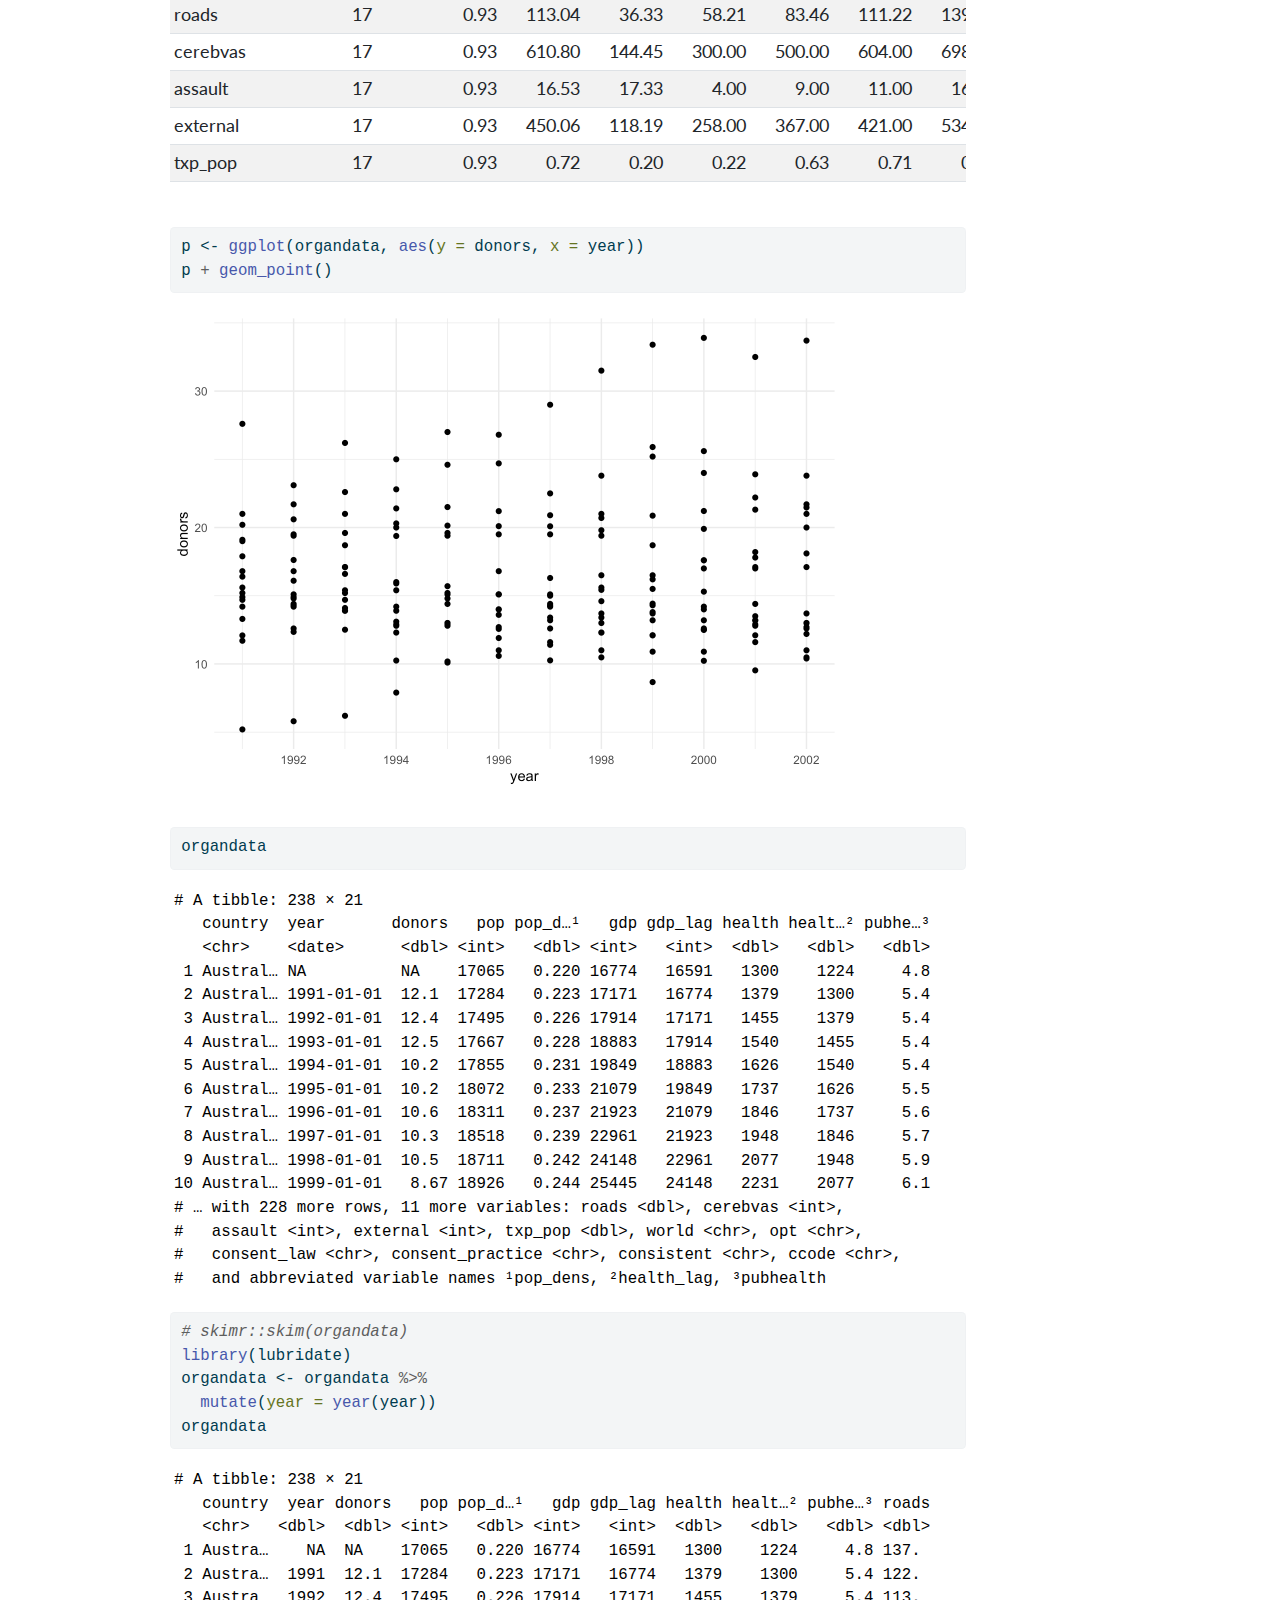
<file: docs/danl310-2023-02-14.html>
<!DOCTYPE html>
<html xmlns="http://www.w3.org/1999/xhtml" lang="en" xml:lang="en"><head>

<meta charset="utf-8">
<meta name="generator" content="quarto-1.2.335">

<meta name="viewport" content="width=device-width, initial-scale=1.0, user-scalable=yes">

<meta name="author" content="Awesome Me">
<meta name="dcterms.date" content="2023-03-02">

<title>your name - Habbit</title>
<style>
code{white-space: pre-wrap;}
span.smallcaps{font-variant: small-caps;}
div.columns{display: flex; gap: min(4vw, 1.5em);}
div.column{flex: auto; overflow-x: auto;}
div.hanging-indent{margin-left: 1.5em; text-indent: -1.5em;}
ul.task-list{list-style: none;}
ul.task-list li input[type="checkbox"] {
  width: 0.8em;
  margin: 0 0.8em 0.2em -1.6em;
  vertical-align: middle;
}
pre > code.sourceCode { white-space: pre; position: relative; }
pre > code.sourceCode > span { display: inline-block; line-height: 1.25; }
pre > code.sourceCode > span:empty { height: 1.2em; }
.sourceCode { overflow: visible; }
code.sourceCode > span { color: inherit; text-decoration: inherit; }
div.sourceCode { margin: 1em 0; }
pre.sourceCode { margin: 0; }
@media screen {
div.sourceCode { overflow: auto; }
}
@media print {
pre > code.sourceCode { white-space: pre-wrap; }
pre > code.sourceCode > span { text-indent: -5em; padding-left: 5em; }
}
pre.numberSource code
  { counter-reset: source-line 0; }
pre.numberSource code > span
  { position: relative; left: -4em; counter-increment: source-line; }
pre.numberSource code > span > a:first-child::before
  { content: counter(source-line);
    position: relative; left: -1em; text-align: right; vertical-align: baseline;
    border: none; display: inline-block;
    -webkit-touch-callout: none; -webkit-user-select: none;
    -khtml-user-select: none; -moz-user-select: none;
    -ms-user-select: none; user-select: none;
    padding: 0 4px; width: 4em;
    color: #aaaaaa;
  }
pre.numberSource { margin-left: 3em; border-left: 1px solid #aaaaaa;  padding-left: 4px; }
div.sourceCode
  {   }
@media screen {
pre > code.sourceCode > span > a:first-child::before { text-decoration: underline; }
}
code span.al { color: #ff0000; font-weight: bold; } /* Alert */
code span.an { color: #60a0b0; font-weight: bold; font-style: italic; } /* Annotation */
code span.at { color: #7d9029; } /* Attribute */
code span.bn { color: #40a070; } /* BaseN */
code span.bu { color: #008000; } /* BuiltIn */
code span.cf { color: #007020; font-weight: bold; } /* ControlFlow */
code span.ch { color: #4070a0; } /* Char */
code span.cn { color: #880000; } /* Constant */
code span.co { color: #60a0b0; font-style: italic; } /* Comment */
code span.cv { color: #60a0b0; font-weight: bold; font-style: italic; } /* CommentVar */
code span.do { color: #ba2121; font-style: italic; } /* Documentation */
code span.dt { color: #902000; } /* DataType */
code span.dv { color: #40a070; } /* DecVal */
code span.er { color: #ff0000; font-weight: bold; } /* Error */
code span.ex { } /* Extension */
code span.fl { color: #40a070; } /* Float */
code span.fu { color: #06287e; } /* Function */
code span.im { color: #008000; font-weight: bold; } /* Import */
code span.in { color: #60a0b0; font-weight: bold; font-style: italic; } /* Information */
code span.kw { color: #007020; font-weight: bold; } /* Keyword */
code span.op { color: #666666; } /* Operator */
code span.ot { color: #007020; } /* Other */
code span.pp { color: #bc7a00; } /* Preprocessor */
code span.sc { color: #4070a0; } /* SpecialChar */
code span.ss { color: #bb6688; } /* SpecialString */
code span.st { color: #4070a0; } /* String */
code span.va { color: #19177c; } /* Variable */
code span.vs { color: #4070a0; } /* VerbatimString */
code span.wa { color: #60a0b0; font-weight: bold; font-style: italic; } /* Warning */
</style>


<script src="site_libs/quarto-nav/quarto-nav.js"></script>
<script src="site_libs/clipboard/clipboard.min.js"></script>
<script src="site_libs/quarto-search/autocomplete.umd.js"></script>
<script src="site_libs/quarto-search/fuse.min.js"></script>
<script src="site_libs/quarto-search/quarto-search.js"></script>
<meta name="quarto:offset" content="./">
<script src="site_libs/quarto-html/quarto.js"></script>
<script src="site_libs/quarto-html/popper.min.js"></script>
<script src="site_libs/quarto-html/tippy.umd.min.js"></script>
<script src="site_libs/quarto-html/anchor.min.js"></script>
<link href="site_libs/quarto-html/tippy.css" rel="stylesheet">
<link href="site_libs/quarto-html/quarto-syntax-highlighting.css" rel="stylesheet" class="quarto-color-scheme" id="quarto-text-highlighting-styles">
<link href="site_libs/quarto-html/quarto-syntax-highlighting-dark.css" rel="prefetch" class="quarto-color-scheme quarto-color-alternate" id="quarto-text-highlighting-styles">
<script src="site_libs/bootstrap/bootstrap.min.js"></script>
<link href="site_libs/bootstrap/bootstrap-icons.css" rel="stylesheet">
<link href="site_libs/bootstrap/bootstrap.min.css" rel="stylesheet" class="quarto-color-scheme" id="quarto-bootstrap" data-mode="light">
<link href="site_libs/bootstrap/bootstrap-dark.min.css" rel="prefetch" class="quarto-color-scheme quarto-color-alternate" id="quarto-bootstrap" data-mode="dark">
<script id="quarto-search-options" type="application/json">{
  "location": "navbar",
  "copy-button": false,
  "collapse-after": 3,
  "panel-placement": "end",
  "type": "overlay",
  "limit": 20,
  "language": {
    "search-no-results-text": "No results",
    "search-matching-documents-text": "matching documents",
    "search-copy-link-title": "Copy link to search",
    "search-hide-matches-text": "Hide additional matches",
    "search-more-match-text": "more match in this document",
    "search-more-matches-text": "more matches in this document",
    "search-clear-button-title": "Clear",
    "search-detached-cancel-button-title": "Cancel",
    "search-submit-button-title": "Submit"
  }
}</script>


</head>

<body class="nav-fixed">

<div id="quarto-search-results"></div>
  <header id="quarto-header" class="headroom fixed-top">
    <nav class="navbar navbar-expand-lg navbar-dark ">
      <div class="navbar-container container-fluid">
      <div class="navbar-brand-container">
    <a class="navbar-brand" href="./index.html">
    <span class="navbar-title">your name</span>
    </a>
  </div>
          <button class="navbar-toggler" type="button" data-bs-toggle="collapse" data-bs-target="#navbarCollapse" aria-controls="navbarCollapse" aria-expanded="false" aria-label="Toggle navigation" onclick="if (window.quartoToggleHeadroom) { window.quartoToggleHeadroom(); }">
  <span class="navbar-toggler-icon"></span>
</button>
          <div class="collapse navbar-collapse" id="navbarCollapse">
            <ul class="navbar-nav navbar-nav-scroll me-auto">
  <li class="nav-item">
    <a class="nav-link" href="./teamproj0.html">
 <span class="menu-text">Project</span></a>
  </li>  
  <li class="nav-item dropdown ">
    <a class="nav-link dropdown-toggle" href="#" id="nav-menu-homework" role="button" data-bs-toggle="dropdown" aria-expanded="false">
 <span class="menu-text">Homework</span>
    </a>
    <ul class="dropdown-menu" aria-labelledby="nav-menu-homework">    
        <li>
    <a class="dropdown-item" href="./hw0.html">
 <span class="dropdown-text">hw0</span></a>
  </li>  
    </ul>
  </li>
</ul>
              <div class="quarto-toggle-container">
                  <a href="" class="quarto-color-scheme-toggle nav-link" onclick="window.quartoToggleColorScheme(); return false;" title="Toggle dark mode"><i class="bi"></i></a>
              </div>
              <div id="quarto-search" class="" title="Search"></div>
          </div> <!-- /navcollapse -->
      </div> <!-- /container-fluid -->
    </nav>
</header>
<!-- content -->
<div id="quarto-content" class="quarto-container page-columns page-rows-contents page-layout-article page-navbar">
<!-- sidebar -->
<!-- margin-sidebar -->
    <div id="quarto-margin-sidebar" class="sidebar margin-sidebar">
        <nav id="TOC" role="doc-toc" class="toc-active">
    <h2 id="toc-title">On this page</h2>
   
  <ul>
  <li><a href="#quarterly-results" id="toc-quarterly-results" class="nav-link active" data-scroll-target="#quarterly-results"><span class="toc-section-number">0.1</span>  Quarterly Results</a>
  <ul class="collapse">
  <li><a href="#by-product" id="toc-by-product" class="nav-link" data-scroll-target="#by-product"><span class="toc-section-number">0.1.1</span>  By Product</a></li>
  <li><a href="#by-region" id="toc-by-region" class="nav-link" data-scroll-target="#by-region"><span class="toc-section-number">0.1.2</span>  By Region</a></li>
  </ul></li>
  <li><a href="#example-title" id="toc-example-title" class="nav-link" data-scroll-target="#example-title">Example Title</a>
  <ul class="collapse">
  <li><a href="#section-x" id="toc-section-x" class="nav-link" data-scroll-target="#section-x"><span class="toc-section-number">0.2</span>  Section X</a></li>
  </ul></li>
  <li><a href="#section-1" id="toc-section-1" class="nav-link" data-scroll-target="#section-1"><span class="toc-section-number">1</span>  Section 1</a>
  <ul class="collapse">
  <li><a href="#section-1.1" id="toc-section-1.1" class="nav-link" data-scroll-target="#section-1.1"><span class="toc-section-number">1.1</span>  Section 1.1</a></li>
  <li><a href="#section-1.2" id="toc-section-1.2" class="nav-link" data-scroll-target="#section-1.2"><span class="toc-section-number">1.2</span>  Section 1.2</a></li>
  </ul></li>
  <li><a href="#section-2" id="toc-section-2" class="nav-link" data-scroll-target="#section-2"><span class="toc-section-number">2</span>  Section 2</a></li>
  <li><a href="#ggplot-bar" id="toc-ggplot-bar" class="nav-link" data-scroll-target="#ggplot-bar"><span class="toc-section-number">3</span>  ggplot bar</a></li>
  </ul>
</nav>
    </div>
<!-- main -->
<main class="content" id="quarto-document-content">

<header id="title-block-header" class="quarto-title-block default">
<div class="quarto-title">
<h1 class="title">Habbit</h1>
</div>



<div class="quarto-title-meta">

    <div>
    <div class="quarto-title-meta-heading">Author</div>
    <div class="quarto-title-meta-contents">
             <p>Awesome Me </p>
          </div>
  </div>
    
    <div>
    <div class="quarto-title-meta-heading">Published</div>
    <div class="quarto-title-meta-contents">
      <p class="date">March 2, 2023</p>
    </div>
  </div>
  
    
  </div>
  

</header>

<section id="quarterly-results" class="level2 tabset tabset-pills" data-number="0.1">
<h2 class="tabset tabset-pills anchored" data-number="0.1" data-anchor-id="quarterly-results"><span class="header-section-number">0.1</span> Quarterly Results</h2>
<section id="by-product" class="level3" data-number="0.1.1">
<h3 data-number="0.1.1" class="anchored" data-anchor-id="by-product"><span class="header-section-number">0.1.1</span> By Product</h3>
<p>(tab content) 1</p>
</section>
<section id="by-region" class="level3" data-number="0.1.2">
<h3 data-number="0.1.2" class="anchored" data-anchor-id="by-region"><span class="header-section-number">0.1.2</span> By Region</h3>
<p>(tab content) 2</p>
<div class="cell">
<div class="sourceCode cell-code" id="cb1"><pre class="sourceCode r code-with-copy"><code class="sourceCode r"><span id="cb1-1"><a href="#cb1-1" aria-hidden="true" tabindex="-1"></a><span class="fu">library</span>(tidyverse)</span>
<span id="cb1-2"><a href="#cb1-2" aria-hidden="true" tabindex="-1"></a><span class="fu">ggplot</span>(mpg) <span class="sc">+</span></span>
<span id="cb1-3"><a href="#cb1-3" aria-hidden="true" tabindex="-1"></a>  <span class="fu">geom_boxplot</span>(<span class="fu">aes</span>(<span class="at">x =</span> class, <span class="at">y =</span> hwy))</span></code><button title="Copy to Clipboard" class="code-copy-button"><i class="bi"></i></button></pre></div>
<div class="cell-output-display">
<p><img src="danl310-2023-02-14_files/figure-html/unnamed-chunk-1-1.png" class="img-fluid" width="672"></p>
</div>
</div>
</section>
</section>
<section id="example-title" class="level1 unnumbered">
<h1 class="unnumbered">Example Title</h1>
<p>Here is some example title.</p>
<section id="section-x" class="level2" data-number="0.2">
<h2 data-number="0.2" class="anchored" data-anchor-id="section-x"><span class="header-section-number">0.2</span> Section X</h2>
<p>This is my introduction.</p>
<div class="cell">
<div class="sourceCode cell-code" id="cb2"><pre class="sourceCode r code-with-copy"><code class="sourceCode r"><span id="cb2-1"><a href="#cb2-1" aria-hidden="true" tabindex="-1"></a>x <span class="ot">&lt;-</span> <span class="dv">1</span></span>
<span id="cb2-2"><a href="#cb2-2" aria-hidden="true" tabindex="-1"></a><span class="fu">print</span>(x)</span></code><button title="Copy to Clipboard" class="code-copy-button"><i class="bi"></i></button></pre></div>
<div class="cell-output cell-output-stdout">
<pre><code>[1] 1</code></pre>
</div>
</div>
</section>
</section>
<section id="section-1" class="level1" data-number="1">
<h1 data-number="1"><span class="header-section-number">1</span> Section 1</h1>
<p>Wake up</p>
<section id="section-1.1" class="level2" data-number="1.1">
<h2 data-number="1.1" class="anchored" data-anchor-id="section-1.1"><span class="header-section-number">1.1</span> Section 1.1</h2>
<p>Drink water</p>
</section>
<section id="section-1.2" class="level2" data-number="1.2">
<h2 data-number="1.2" class="anchored" data-anchor-id="section-1.2"><span class="header-section-number">1.2</span> Section 1.2</h2>
<p>Sleep again</p>
</section>
</section>
<section id="section-2" class="level1" data-number="2">
<h1 data-number="2"><span class="header-section-number">2</span> Section 2</h1>
<p>Wake up</p>
</section>
<section id="ggplot-bar" class="level1" data-number="3">
<h1 data-number="3"><span class="header-section-number">3</span> ggplot bar</h1>
<div class="cell">
<div class="sourceCode cell-code" id="cb4"><pre class="sourceCode r code-with-copy"><code class="sourceCode r"><span id="cb4-1"><a href="#cb4-1" aria-hidden="true" tabindex="-1"></a>p <span class="ot">&lt;-</span> <span class="fu">ggplot</span>(<span class="at">data =</span> titanic,</span>
<span id="cb4-2"><a href="#cb4-2" aria-hidden="true" tabindex="-1"></a>            <span class="at">mapping =</span> <span class="fu">aes</span>(<span class="at">x =</span> fate, <span class="at">y =</span> percent, <span class="at">fill =</span> sex))</span>
<span id="cb4-3"><a href="#cb4-3" aria-hidden="true" tabindex="-1"></a>p <span class="sc">+</span> <span class="fu">geom_bar</span>(<span class="at">position =</span> <span class="st">"dodge"</span>, <span class="at">stat =</span> <span class="st">"identity"</span>) <span class="sc">+</span></span>
<span id="cb4-4"><a href="#cb4-4" aria-hidden="true" tabindex="-1"></a>  <span class="fu">theme</span>(<span class="at">legend.position =</span> <span class="st">"top"</span>)</span></code><button title="Copy to Clipboard" class="code-copy-button"><i class="bi"></i></button></pre></div>
<div class="cell-output-display">
<p><img src="danl310-2023-02-14_files/figure-html/unnamed-chunk-3-1.png" class="img-fluid" width="672"></p>
</div>
</div>
<p><code>oecd_sum</code> bar to visualize the trend of <code>diff</code></p>
<div class="cell">
<div class="sourceCode cell-code" id="cb5"><pre class="sourceCode r code-with-copy"><code class="sourceCode r"><span id="cb5-1"><a href="#cb5-1" aria-hidden="true" tabindex="-1"></a>oecd_sum</span></code><button title="Copy to Clipboard" class="code-copy-button"><i class="bi"></i></button></pre></div>
<div class="cell-output cell-output-stdout">
<pre><code># A tibble: 57 × 5
# Groups:   year [57]
    year other   usa  diff hi_lo
   &lt;int&gt; &lt;dbl&gt; &lt;dbl&gt; &lt;dbl&gt; &lt;chr&gt;
 1  1960  68.6  69.9 1.30  Below
 2  1961  69.2  70.4 1.20  Below
 3  1962  68.9  70.2 1.30  Below
 4  1963  69.1  70   0.900 Below
 5  1964  69.5  70.3 0.800 Below
 6  1965  69.6  70.3 0.700 Below
 7  1966  69.9  70.3 0.400 Below
 8  1967  70.1  70.7 0.600 Below
 9  1968  70.1  70.4 0.300 Below
10  1969  70.1  70.6 0.5   Below
# … with 47 more rows</code></pre>
</div>
<div class="sourceCode cell-code" id="cb7"><pre class="sourceCode r code-with-copy"><code class="sourceCode r"><span id="cb7-1"><a href="#cb7-1" aria-hidden="true" tabindex="-1"></a>p <span class="ot">&lt;-</span> <span class="fu">ggplot</span>(oecd_sum, <span class="fu">aes</span>(<span class="at">x =</span> year, <span class="at">y =</span> diff, <span class="at">fill =</span> hi_lo ))</span>
<span id="cb7-2"><a href="#cb7-2" aria-hidden="true" tabindex="-1"></a></span>
<span id="cb7-3"><a href="#cb7-3" aria-hidden="true" tabindex="-1"></a>p <span class="sc">+</span> <span class="fu">geom_col</span>() <span class="sc">+</span></span>
<span id="cb7-4"><a href="#cb7-4" aria-hidden="true" tabindex="-1"></a>  <span class="fu">labs</span>(<span class="at">x =</span> <span class="cn">NULL</span>,</span>
<span id="cb7-5"><a href="#cb7-5" aria-hidden="true" tabindex="-1"></a>       <span class="at">caption =</span> <span class="st">"first line</span><span class="sc">\n</span><span class="st"> second line"</span>)</span></code><button title="Copy to Clipboard" class="code-copy-button"><i class="bi"></i></button></pre></div>
<div class="cell-output-display">
<p><img src="danl310-2023-02-14_files/figure-html/unnamed-chunk-4-1.png" class="img-fluid" width="672"></p>
</div>
</div>
<div class="cell">
<div class="sourceCode cell-code" id="cb8"><pre class="sourceCode r code-with-copy"><code class="sourceCode r"><span id="cb8-1"><a href="#cb8-1" aria-hidden="true" tabindex="-1"></a>mpg <span class="ot">&lt;-</span> mpg</span>
<span id="cb8-2"><a href="#cb8-2" aria-hidden="true" tabindex="-1"></a></span>
<span id="cb8-3"><a href="#cb8-3" aria-hidden="true" tabindex="-1"></a>p <span class="ot">&lt;-</span> <span class="fu">ggplot</span>(mpg, <span class="fu">aes</span>(<span class="at">x =</span> class, <span class="at">fill =</span> drv))</span>
<span id="cb8-4"><a href="#cb8-4" aria-hidden="true" tabindex="-1"></a>p <span class="sc">+</span> <span class="fu">geom_bar</span>(<span class="at">position =</span> <span class="st">"identity"</span>, <span class="at">alpha =</span> .<span class="dv">2</span>)</span></code><button title="Copy to Clipboard" class="code-copy-button"><i class="bi"></i></button></pre></div>
<div class="cell-output-display">
<p><img src="danl310-2023-02-14_files/figure-html/unnamed-chunk-5-1.png" class="img-fluid" width="672"></p>
</div>
</div>
<ul>
<li><code>gapminder</code> practice</li>
</ul>
<div class="cell">
<div class="sourceCode cell-code" id="cb9"><pre class="sourceCode r code-with-copy"><code class="sourceCode r"><span id="cb9-1"><a href="#cb9-1" aria-hidden="true" tabindex="-1"></a><span class="fu">library</span>(gapminder)</span>
<span id="cb9-2"><a href="#cb9-2" aria-hidden="true" tabindex="-1"></a>gapminder <span class="ot">&lt;-</span> gapminder</span>
<span id="cb9-3"><a href="#cb9-3" aria-hidden="true" tabindex="-1"></a>p <span class="ot">&lt;-</span> <span class="fu">ggplot</span>(gapminder, <span class="fu">aes</span>( <span class="at">x =</span> pop, <span class="at">y =</span> gdpPercap )) </span>
<span id="cb9-4"><a href="#cb9-4" aria-hidden="true" tabindex="-1"></a>p <span class="sc">+</span> <span class="fu">geom_point</span>(<span class="at">alpha =</span> .<span class="dv">3</span>) <span class="sc">+</span></span>
<span id="cb9-5"><a href="#cb9-5" aria-hidden="true" tabindex="-1"></a>  <span class="fu">geom_smooth</span>(<span class="at">method =</span> lm) <span class="sc">+</span></span>
<span id="cb9-6"><a href="#cb9-6" aria-hidden="true" tabindex="-1"></a>  <span class="fu">facet_grid</span>( year <span class="sc">~</span> .)</span></code><button title="Copy to Clipboard" class="code-copy-button"><i class="bi"></i></button></pre></div>
<div class="cell-output-display">
<p><img src="danl310-2023-02-14_files/figure-html/unnamed-chunk-6-1.png" class="img-fluid" width="672"></p>
</div>
</div>
<div class="cell">
<div class="sourceCode cell-code" id="cb10"><pre class="sourceCode r code-with-copy"><code class="sourceCode r"><span id="cb10-1"><a href="#cb10-1" aria-hidden="true" tabindex="-1"></a>p <span class="ot">&lt;-</span> <span class="fu">ggplot</span>(gapminder, <span class="fu">aes</span>(<span class="at">x =</span> lifeExp, <span class="at">y =</span> gdpPercap)) </span>
<span id="cb10-2"><a href="#cb10-2" aria-hidden="true" tabindex="-1"></a>p <span class="sc">+</span> <span class="fu">geom_bin2d</span>(<span class="at">bins =</span> <span class="fu">c</span>(<span class="dv">25</span>, <span class="dv">100</span>))</span></code><button title="Copy to Clipboard" class="code-copy-button"><i class="bi"></i></button></pre></div>
<div class="cell-output-display">
<p><img src="danl310-2023-02-14_files/figure-html/unnamed-chunk-7-1.png" class="img-fluid" width="672"></p>
</div>
</div>
<div class="cell">
<div class="sourceCode cell-code" id="cb11"><pre class="sourceCode r code-with-copy"><code class="sourceCode r"><span id="cb11-1"><a href="#cb11-1" aria-hidden="true" tabindex="-1"></a>gss_sm</span></code><button title="Copy to Clipboard" class="code-copy-button"><i class="bi"></i></button></pre></div>
<div class="cell-output cell-output-stdout">
<pre><code># A tibble: 2,867 × 32
    year    id ballot   age childs sibs  degree race  sex   region incom…¹ relig
   &lt;dbl&gt; &lt;dbl&gt; &lt;labe&gt; &lt;dbl&gt;  &lt;dbl&gt; &lt;lab&gt; &lt;fct&gt;  &lt;fct&gt; &lt;fct&gt; &lt;fct&gt;  &lt;fct&gt;   &lt;fct&gt;
 1  2016     1 1         47      3 2     Bache… White Male  New E… $17000… None 
 2  2016     2 2         61      0 3     High … White Male  New E… $50000… None 
 3  2016     3 3         72      2 3     Bache… White Male  New E… $75000… Cath…
 4  2016     4 1         43      4 3     High … White Fema… New E… $17000… Cath…
 5  2016     5 3         55      2 2     Gradu… White Fema… New E… $17000… None 
 6  2016     6 2         53      2 2     Junio… White Fema… New E… $60000… None 
 7  2016     7 1         50      2 2     High … White Male  New E… $17000… None 
 8  2016     8 3         23      3 6     High … Other Fema… Middl… $30000… Cath…
 9  2016     9 1         45      3 5     High … Black Male  Middl… $60000… Prot…
10  2016    10 3         71      4 1     Junio… White Male  Middl… $60000… None 
# … with 2,857 more rows, 20 more variables: marital &lt;fct&gt;, padeg &lt;fct&gt;,
#   madeg &lt;fct&gt;, partyid &lt;fct&gt;, polviews &lt;fct&gt;, happy &lt;fct&gt;, partners &lt;fct&gt;,
#   grass &lt;fct&gt;, zodiac &lt;fct&gt;, pres12 &lt;labelled&gt;, wtssall &lt;dbl&gt;,
#   income_rc &lt;fct&gt;, agegrp &lt;fct&gt;, ageq &lt;fct&gt;, siblings &lt;fct&gt;, kids &lt;fct&gt;,
#   religion &lt;fct&gt;, bigregion &lt;fct&gt;, partners_rc &lt;fct&gt;, obama &lt;dbl&gt;, and
#   abbreviated variable name ¹​income16</code></pre>
</div>
<div class="sourceCode cell-code" id="cb13"><pre class="sourceCode r code-with-copy"><code class="sourceCode r"><span id="cb13-1"><a href="#cb13-1" aria-hidden="true" tabindex="-1"></a>?gss_sm</span>
<span id="cb13-2"><a href="#cb13-2" aria-hidden="true" tabindex="-1"></a>p <span class="ot">&lt;-</span> <span class="fu">ggplot</span>(gss_sm, <span class="fu">aes</span>(<span class="at">x =</span> bigregion, <span class="at">fill =</span> religion))</span>
<span id="cb13-3"><a href="#cb13-3" aria-hidden="true" tabindex="-1"></a>p <span class="sc">+</span> <span class="fu">geom_bar</span>(<span class="at">position =</span> <span class="st">"dodge2"</span>) </span></code><button title="Copy to Clipboard" class="code-copy-button"><i class="bi"></i></button></pre></div>
<div class="cell-output-display">
<p><img src="danl310-2023-02-14_files/figure-html/unnamed-chunk-8-1.png" class="img-fluid" width="672"></p>
</div>
</div>
<div class="cell">
<div class="sourceCode cell-code" id="cb14"><pre class="sourceCode r code-with-copy"><code class="sourceCode r"><span id="cb14-1"><a href="#cb14-1" aria-hidden="true" tabindex="-1"></a><span class="fu">library</span>(socviz)</span>
<span id="cb14-2"><a href="#cb14-2" aria-hidden="true" tabindex="-1"></a>gss_sm</span></code><button title="Copy to Clipboard" class="code-copy-button"><i class="bi"></i></button></pre></div>
<div class="cell-output cell-output-stdout">
<pre><code># A tibble: 2,867 × 32
    year    id ballot   age childs sibs  degree race  sex   region incom…¹ relig
   &lt;dbl&gt; &lt;dbl&gt; &lt;labe&gt; &lt;dbl&gt;  &lt;dbl&gt; &lt;lab&gt; &lt;fct&gt;  &lt;fct&gt; &lt;fct&gt; &lt;fct&gt;  &lt;fct&gt;   &lt;fct&gt;
 1  2016     1 1         47      3 2     Bache… White Male  New E… $17000… None 
 2  2016     2 2         61      0 3     High … White Male  New E… $50000… None 
 3  2016     3 3         72      2 3     Bache… White Male  New E… $75000… Cath…
 4  2016     4 1         43      4 3     High … White Fema… New E… $17000… Cath…
 5  2016     5 3         55      2 2     Gradu… White Fema… New E… $17000… None 
 6  2016     6 2         53      2 2     Junio… White Fema… New E… $60000… None 
 7  2016     7 1         50      2 2     High … White Male  New E… $17000… None 
 8  2016     8 3         23      3 6     High … Other Fema… Middl… $30000… Cath…
 9  2016     9 1         45      3 5     High … Black Male  Middl… $60000… Prot…
10  2016    10 3         71      4 1     Junio… White Male  Middl… $60000… None 
# … with 2,857 more rows, 20 more variables: marital &lt;fct&gt;, padeg &lt;fct&gt;,
#   madeg &lt;fct&gt;, partyid &lt;fct&gt;, polviews &lt;fct&gt;, happy &lt;fct&gt;, partners &lt;fct&gt;,
#   grass &lt;fct&gt;, zodiac &lt;fct&gt;, pres12 &lt;labelled&gt;, wtssall &lt;dbl&gt;,
#   income_rc &lt;fct&gt;, agegrp &lt;fct&gt;, ageq &lt;fct&gt;, siblings &lt;fct&gt;, kids &lt;fct&gt;,
#   religion &lt;fct&gt;, bigregion &lt;fct&gt;, partners_rc &lt;fct&gt;, obama &lt;dbl&gt;, and
#   abbreviated variable name ¹​income16</code></pre>
</div>
<div class="sourceCode cell-code" id="cb16"><pre class="sourceCode r code-with-copy"><code class="sourceCode r"><span id="cb16-1"><a href="#cb16-1" aria-hidden="true" tabindex="-1"></a>rel_by_region <span class="ot">&lt;-</span> gss_sm <span class="sc">%&gt;%</span></span>
<span id="cb16-2"><a href="#cb16-2" aria-hidden="true" tabindex="-1"></a>    <span class="fu">group_by</span>( bigregion, religion ) <span class="sc">%&gt;%</span></span>
<span id="cb16-3"><a href="#cb16-3" aria-hidden="true" tabindex="-1"></a>    <span class="fu">summarize</span>( <span class="at">N =</span> <span class="fu">n</span>() ) <span class="sc">%&gt;%</span></span>
<span id="cb16-4"><a href="#cb16-4" aria-hidden="true" tabindex="-1"></a>    <span class="fu">mutate</span>( <span class="at">freq =</span> N <span class="sc">/</span> <span class="fu">sum</span>(N),</span>
<span id="cb16-5"><a href="#cb16-5" aria-hidden="true" tabindex="-1"></a>            <span class="at">pct =</span> <span class="fu">round</span>( (freq<span class="sc">*</span><span class="dv">100</span>), <span class="dv">0</span>) )</span>
<span id="cb16-6"><a href="#cb16-6" aria-hidden="true" tabindex="-1"></a>rel_by_region</span></code><button title="Copy to Clipboard" class="code-copy-button"><i class="bi"></i></button></pre></div>
<div class="cell-output cell-output-stdout">
<pre><code># A tibble: 24 × 5
# Groups:   bigregion [4]
   bigregion religion       N    freq   pct
   &lt;fct&gt;     &lt;fct&gt;      &lt;int&gt;   &lt;dbl&gt; &lt;dbl&gt;
 1 Northeast Protestant   158 0.324      32
 2 Northeast Catholic     162 0.332      33
 3 Northeast Jewish        27 0.0553      6
 4 Northeast None         112 0.230      23
 5 Northeast Other         28 0.0574      6
 6 Northeast &lt;NA&gt;           1 0.00205     0
 7 Midwest   Protestant   325 0.468      47
 8 Midwest   Catholic     172 0.247      25
 9 Midwest   Jewish         3 0.00432     0
10 Midwest   None         157 0.226      23
# … with 14 more rows</code></pre>
</div>
</div>
<div class="cell">
<div class="sourceCode cell-code" id="cb18"><pre class="sourceCode r code-with-copy"><code class="sourceCode r"><span id="cb18-1"><a href="#cb18-1" aria-hidden="true" tabindex="-1"></a>p <span class="ot">&lt;-</span> <span class="fu">ggplot</span>( rel_by_region, </span>
<span id="cb18-2"><a href="#cb18-2" aria-hidden="true" tabindex="-1"></a>             <span class="fu">aes</span>( <span class="at">x =</span> bigregion, </span>
<span id="cb18-3"><a href="#cb18-3" aria-hidden="true" tabindex="-1"></a>                  <span class="at">y =</span> pct, </span>
<span id="cb18-4"><a href="#cb18-4" aria-hidden="true" tabindex="-1"></a>                  <span class="at">fill =</span> religion))</span>
<span id="cb18-5"><a href="#cb18-5" aria-hidden="true" tabindex="-1"></a>p <span class="sc">+</span> <span class="fu">geom_col</span>( <span class="at">position =</span> <span class="st">"dodge2"</span> ) <span class="sc">+</span></span>
<span id="cb18-6"><a href="#cb18-6" aria-hidden="true" tabindex="-1"></a>    <span class="fu">labs</span>(<span class="at">x =</span> <span class="st">"Region"</span>, </span>
<span id="cb18-7"><a href="#cb18-7" aria-hidden="true" tabindex="-1"></a>         <span class="at">y =</span> <span class="st">"Percent"</span>, </span>
<span id="cb18-8"><a href="#cb18-8" aria-hidden="true" tabindex="-1"></a>         <span class="at">fill =</span> <span class="st">"Religion"</span>) <span class="sc">+</span></span>
<span id="cb18-9"><a href="#cb18-9" aria-hidden="true" tabindex="-1"></a>    <span class="fu">theme</span>(legend.position </span>
<span id="cb18-10"><a href="#cb18-10" aria-hidden="true" tabindex="-1"></a>            <span class="ot">=</span> <span class="st">"top"</span>)</span></code><button title="Copy to Clipboard" class="code-copy-button"><i class="bi"></i></button></pre></div>
<div class="cell-output-display">
<p><img src="danl310-2023-02-14_files/figure-html/unnamed-chunk-10-1.png" class="img-fluid" width="672"></p>
</div>
</div>
<div class="cell">
<div class="sourceCode cell-code" id="cb19"><pre class="sourceCode r code-with-copy"><code class="sourceCode r"><span id="cb19-1"><a href="#cb19-1" aria-hidden="true" tabindex="-1"></a><span class="fu">library</span>(hrbrthemes)</span>
<span id="cb19-2"><a href="#cb19-2" aria-hidden="true" tabindex="-1"></a>p <span class="ot">&lt;-</span> <span class="fu">ggplot</span>(rel_by_region,</span>
<span id="cb19-3"><a href="#cb19-3" aria-hidden="true" tabindex="-1"></a>            <span class="fu">aes</span>(<span class="at">x =</span> religion, <span class="at">y =</span> pct, <span class="at">fill =</span> religion ))</span>
<span id="cb19-4"><a href="#cb19-4" aria-hidden="true" tabindex="-1"></a>p <span class="sc">+</span> <span class="fu">geom_col</span>() <span class="sc">+</span> <span class="fu">facet_grid</span>( .<span class="sc">~</span> bigregion) <span class="sc">+</span></span>
<span id="cb19-5"><a href="#cb19-5" aria-hidden="true" tabindex="-1"></a>  <span class="fu">coord_flip</span>() <span class="sc">+</span> <span class="fu">guides</span>(<span class="at">fill =</span> <span class="st">"none"</span>) <span class="sc">+</span> <span class="fu">theme_ipsum</span>() <span class="sc">+</span></span>
<span id="cb19-6"><a href="#cb19-6" aria-hidden="true" tabindex="-1"></a>  <span class="fu">labs</span>(<span class="at">x =</span> <span class="cn">NULL</span>, <span class="at">y =</span> <span class="st">"Percent"</span>)</span></code><button title="Copy to Clipboard" class="code-copy-button"><i class="bi"></i></button></pre></div>
<div class="cell-output-display">
<p><img src="danl310-2023-02-14_files/figure-html/unnamed-chunk-11-1.png" class="img-fluid" width="672"></p>
</div>
</div>
<div class="cell">
<div class="sourceCode cell-code" id="cb20"><pre class="sourceCode r code-with-copy"><code class="sourceCode r"><span id="cb20-1"><a href="#cb20-1" aria-hidden="true" tabindex="-1"></a>organdata</span></code><button title="Copy to Clipboard" class="code-copy-button"><i class="bi"></i></button></pre></div>
<div class="cell-output cell-output-stdout">
<pre><code># A tibble: 238 × 21
   country  year       donors   pop pop_d…¹   gdp gdp_lag health healt…² pubhe…³
   &lt;chr&gt;    &lt;date&gt;      &lt;dbl&gt; &lt;int&gt;   &lt;dbl&gt; &lt;int&gt;   &lt;int&gt;  &lt;dbl&gt;   &lt;dbl&gt;   &lt;dbl&gt;
 1 Austral… NA          NA    17065   0.220 16774   16591   1300    1224     4.8
 2 Austral… 1991-01-01  12.1  17284   0.223 17171   16774   1379    1300     5.4
 3 Austral… 1992-01-01  12.4  17495   0.226 17914   17171   1455    1379     5.4
 4 Austral… 1993-01-01  12.5  17667   0.228 18883   17914   1540    1455     5.4
 5 Austral… 1994-01-01  10.2  17855   0.231 19849   18883   1626    1540     5.4
 6 Austral… 1995-01-01  10.2  18072   0.233 21079   19849   1737    1626     5.5
 7 Austral… 1996-01-01  10.6  18311   0.237 21923   21079   1846    1737     5.6
 8 Austral… 1997-01-01  10.3  18518   0.239 22961   21923   1948    1846     5.7
 9 Austral… 1998-01-01  10.5  18711   0.242 24148   22961   2077    1948     5.9
10 Austral… 1999-01-01   8.67 18926   0.244 25445   24148   2231    2077     6.1
# … with 228 more rows, 11 more variables: roads &lt;dbl&gt;, cerebvas &lt;int&gt;,
#   assault &lt;int&gt;, external &lt;int&gt;, txp_pop &lt;dbl&gt;, world &lt;chr&gt;, opt &lt;chr&gt;,
#   consent_law &lt;chr&gt;, consent_practice &lt;chr&gt;, consistent &lt;chr&gt;, ccode &lt;chr&gt;,
#   and abbreviated variable names ¹​pop_dens, ²​health_lag, ³​pubhealth</code></pre>
</div>
<div class="sourceCode cell-code" id="cb22"><pre class="sourceCode r code-with-copy"><code class="sourceCode r"><span id="cb22-1"><a href="#cb22-1" aria-hidden="true" tabindex="-1"></a>skimr<span class="sc">::</span><span class="fu">skim</span>(organdata)</span></code><button title="Copy to Clipboard" class="code-copy-button"><i class="bi"></i></button></pre></div>
<div class="cell-output-display">
<table class="table table-sm table-striped">
<caption>Data summary</caption>
<tbody>
<tr class="odd">
<td style="text-align: left;">Name</td>
<td style="text-align: left;">organdata</td>
</tr>
<tr class="even">
<td style="text-align: left;">Number of rows</td>
<td style="text-align: left;">238</td>
</tr>
<tr class="odd">
<td style="text-align: left;">Number of columns</td>
<td style="text-align: left;">21</td>
</tr>
<tr class="even">
<td style="text-align: left;">_______________________</td>
<td style="text-align: left;"></td>
</tr>
<tr class="odd">
<td style="text-align: left;">Column type frequency:</td>
<td style="text-align: left;"></td>
</tr>
<tr class="even">
<td style="text-align: left;">character</td>
<td style="text-align: left;">7</td>
</tr>
<tr class="odd">
<td style="text-align: left;">Date</td>
<td style="text-align: left;">1</td>
</tr>
<tr class="even">
<td style="text-align: left;">numeric</td>
<td style="text-align: left;">13</td>
</tr>
<tr class="odd">
<td style="text-align: left;">________________________</td>
<td style="text-align: left;"></td>
</tr>
<tr class="even">
<td style="text-align: left;">Group variables</td>
<td style="text-align: left;">None</td>
</tr>
</tbody>
</table>
<p><strong>Variable type: character</strong></p>
<table class="table table-sm table-striped">
<colgroup>
<col style="width: 22%">
<col style="width: 13%">
<col style="width: 18%">
<col style="width: 5%">
<col style="width: 5%">
<col style="width: 8%">
<col style="width: 12%">
<col style="width: 14%">
</colgroup>
<thead>
<tr class="header">
<th style="text-align: left;">skim_variable</th>
<th style="text-align: right;">n_missing</th>
<th style="text-align: right;">complete_rate</th>
<th style="text-align: right;">min</th>
<th style="text-align: right;">max</th>
<th style="text-align: right;">empty</th>
<th style="text-align: right;">n_unique</th>
<th style="text-align: right;">whitespace</th>
</tr>
</thead>
<tbody>
<tr class="odd">
<td style="text-align: left;">country</td>
<td style="text-align: right;">0</td>
<td style="text-align: right;">1.00</td>
<td style="text-align: right;">5</td>
<td style="text-align: right;">14</td>
<td style="text-align: right;">0</td>
<td style="text-align: right;">17</td>
<td style="text-align: right;">0</td>
</tr>
<tr class="even">
<td style="text-align: left;">world</td>
<td style="text-align: right;">14</td>
<td style="text-align: right;">0.94</td>
<td style="text-align: right;">6</td>
<td style="text-align: right;">11</td>
<td style="text-align: right;">0</td>
<td style="text-align: right;">3</td>
<td style="text-align: right;">0</td>
</tr>
<tr class="odd">
<td style="text-align: left;">opt</td>
<td style="text-align: right;">28</td>
<td style="text-align: right;">0.88</td>
<td style="text-align: right;">2</td>
<td style="text-align: right;">3</td>
<td style="text-align: right;">0</td>
<td style="text-align: right;">2</td>
<td style="text-align: right;">0</td>
</tr>
<tr class="even">
<td style="text-align: left;">consent_law</td>
<td style="text-align: right;">0</td>
<td style="text-align: right;">1.00</td>
<td style="text-align: right;">8</td>
<td style="text-align: right;">8</td>
<td style="text-align: right;">0</td>
<td style="text-align: right;">2</td>
<td style="text-align: right;">0</td>
</tr>
<tr class="odd">
<td style="text-align: left;">consent_practice</td>
<td style="text-align: right;">0</td>
<td style="text-align: right;">1.00</td>
<td style="text-align: right;">8</td>
<td style="text-align: right;">8</td>
<td style="text-align: right;">0</td>
<td style="text-align: right;">2</td>
<td style="text-align: right;">0</td>
</tr>
<tr class="even">
<td style="text-align: left;">consistent</td>
<td style="text-align: right;">0</td>
<td style="text-align: right;">1.00</td>
<td style="text-align: right;">2</td>
<td style="text-align: right;">3</td>
<td style="text-align: right;">0</td>
<td style="text-align: right;">2</td>
<td style="text-align: right;">0</td>
</tr>
<tr class="odd">
<td style="text-align: left;">ccode</td>
<td style="text-align: right;">0</td>
<td style="text-align: right;">1.00</td>
<td style="text-align: right;">2</td>
<td style="text-align: right;">4</td>
<td style="text-align: right;">0</td>
<td style="text-align: right;">17</td>
<td style="text-align: right;">0</td>
</tr>
</tbody>
</table>
<p><strong>Variable type: Date</strong></p>
<table class="table table-sm table-striped">
<colgroup>
<col style="width: 17%">
<col style="width: 12%">
<col style="width: 17%">
<col style="width: 13%">
<col style="width: 13%">
<col style="width: 13%">
<col style="width: 11%">
</colgroup>
<thead>
<tr class="header">
<th style="text-align: left;">skim_variable</th>
<th style="text-align: right;">n_missing</th>
<th style="text-align: right;">complete_rate</th>
<th style="text-align: left;">min</th>
<th style="text-align: left;">max</th>
<th style="text-align: left;">median</th>
<th style="text-align: right;">n_unique</th>
</tr>
</thead>
<tbody>
<tr class="odd">
<td style="text-align: left;">year</td>
<td style="text-align: right;">34</td>
<td style="text-align: right;">0.86</td>
<td style="text-align: left;">1991-01-01</td>
<td style="text-align: left;">2002-01-01</td>
<td style="text-align: left;">1996-07-02</td>
<td style="text-align: right;">12</td>
</tr>
</tbody>
</table>
<p><strong>Variable type: numeric</strong></p>
<table class="table table-sm table-striped">
<colgroup>
<col style="width: 12%">
<col style="width: 9%">
<col style="width: 12%">
<col style="width: 8%">
<col style="width: 8%">
<col style="width: 8%">
<col style="width: 8%">
<col style="width: 8%">
<col style="width: 8%">
<col style="width: 9%">
<col style="width: 5%">
</colgroup>
<thead>
<tr class="header">
<th style="text-align: left;">skim_variable</th>
<th style="text-align: right;">n_missing</th>
<th style="text-align: right;">complete_rate</th>
<th style="text-align: right;">mean</th>
<th style="text-align: right;">sd</th>
<th style="text-align: right;">p0</th>
<th style="text-align: right;">p25</th>
<th style="text-align: right;">p50</th>
<th style="text-align: right;">p75</th>
<th style="text-align: right;">p100</th>
<th style="text-align: left;">hist</th>
</tr>
</thead>
<tbody>
<tr class="odd">
<td style="text-align: left;">donors</td>
<td style="text-align: right;">34</td>
<td style="text-align: right;">0.86</td>
<td style="text-align: right;">16.48</td>
<td style="text-align: right;">5.11</td>
<td style="text-align: right;">5.20</td>
<td style="text-align: right;">13.00</td>
<td style="text-align: right;">15.10</td>
<td style="text-align: right;">19.60</td>
<td style="text-align: right;">33.90</td>
<td style="text-align: left;">▁▇▅▂▁</td>
</tr>
<tr class="even">
<td style="text-align: left;">pop</td>
<td style="text-align: right;">17</td>
<td style="text-align: right;">0.93</td>
<td style="text-align: right;">39921.29</td>
<td style="text-align: right;">62219.22</td>
<td style="text-align: right;">3514.00</td>
<td style="text-align: right;">6938.00</td>
<td style="text-align: right;">15531.00</td>
<td style="text-align: right;">57301.00</td>
<td style="text-align: right;">288369.00</td>
<td style="text-align: left;">▇▁▁▁▁</td>
</tr>
<tr class="odd">
<td style="text-align: left;">pop_dens</td>
<td style="text-align: right;">17</td>
<td style="text-align: right;">0.93</td>
<td style="text-align: right;">12.00</td>
<td style="text-align: right;">11.09</td>
<td style="text-align: right;">0.22</td>
<td style="text-align: right;">1.94</td>
<td style="text-align: right;">9.49</td>
<td style="text-align: right;">19.11</td>
<td style="text-align: right;">38.89</td>
<td style="text-align: left;">▇▃▃▂▁</td>
</tr>
<tr class="even">
<td style="text-align: left;">gdp</td>
<td style="text-align: right;">17</td>
<td style="text-align: right;">0.93</td>
<td style="text-align: right;">22986.18</td>
<td style="text-align: right;">4665.92</td>
<td style="text-align: right;">12917.00</td>
<td style="text-align: right;">19546.00</td>
<td style="text-align: right;">22756.00</td>
<td style="text-align: right;">26180.00</td>
<td style="text-align: right;">36554.00</td>
<td style="text-align: left;">▂▇▇▃▁</td>
</tr>
<tr class="odd">
<td style="text-align: left;">gdp_lag</td>
<td style="text-align: right;">0</td>
<td style="text-align: right;">1.00</td>
<td style="text-align: right;">22574.92</td>
<td style="text-align: right;">4790.71</td>
<td style="text-align: right;">11434.00</td>
<td style="text-align: right;">19034.25</td>
<td style="text-align: right;">22158.00</td>
<td style="text-align: right;">25886.50</td>
<td style="text-align: right;">36554.00</td>
<td style="text-align: left;">▂▇▇▃▁</td>
</tr>
<tr class="even">
<td style="text-align: left;">health</td>
<td style="text-align: right;">0</td>
<td style="text-align: right;">1.00</td>
<td style="text-align: right;">2073.75</td>
<td style="text-align: right;">733.59</td>
<td style="text-align: right;">791.00</td>
<td style="text-align: right;">1581.00</td>
<td style="text-align: right;">1956.00</td>
<td style="text-align: right;">2407.50</td>
<td style="text-align: right;">5665.00</td>
<td style="text-align: left;">▆▇▂▁▁</td>
</tr>
<tr class="odd">
<td style="text-align: left;">health_lag</td>
<td style="text-align: right;">0</td>
<td style="text-align: right;">1.00</td>
<td style="text-align: right;">1972.99</td>
<td style="text-align: right;">699.24</td>
<td style="text-align: right;">727.00</td>
<td style="text-align: right;">1542.00</td>
<td style="text-align: right;">1850.50</td>
<td style="text-align: right;">2290.25</td>
<td style="text-align: right;">5267.00</td>
<td style="text-align: left;">▆▇▂▁▁</td>
</tr>
<tr class="even">
<td style="text-align: left;">pubhealth</td>
<td style="text-align: right;">21</td>
<td style="text-align: right;">0.91</td>
<td style="text-align: right;">6.19</td>
<td style="text-align: right;">0.92</td>
<td style="text-align: right;">4.30</td>
<td style="text-align: right;">5.50</td>
<td style="text-align: right;">6.00</td>
<td style="text-align: right;">6.90</td>
<td style="text-align: right;">8.80</td>
<td style="text-align: left;">▂▇▅▃▁</td>
</tr>
<tr class="odd">
<td style="text-align: left;">roads</td>
<td style="text-align: right;">17</td>
<td style="text-align: right;">0.93</td>
<td style="text-align: right;">113.04</td>
<td style="text-align: right;">36.33</td>
<td style="text-align: right;">58.21</td>
<td style="text-align: right;">83.46</td>
<td style="text-align: right;">111.22</td>
<td style="text-align: right;">139.57</td>
<td style="text-align: right;">232.48</td>
<td style="text-align: left;">▇▇▆▂▁</td>
</tr>
<tr class="even">
<td style="text-align: left;">cerebvas</td>
<td style="text-align: right;">17</td>
<td style="text-align: right;">0.93</td>
<td style="text-align: right;">610.80</td>
<td style="text-align: right;">144.45</td>
<td style="text-align: right;">300.00</td>
<td style="text-align: right;">500.00</td>
<td style="text-align: right;">604.00</td>
<td style="text-align: right;">698.00</td>
<td style="text-align: right;">957.00</td>
<td style="text-align: left;">▂▅▇▃▂</td>
</tr>
<tr class="odd">
<td style="text-align: left;">assault</td>
<td style="text-align: right;">17</td>
<td style="text-align: right;">0.93</td>
<td style="text-align: right;">16.53</td>
<td style="text-align: right;">17.33</td>
<td style="text-align: right;">4.00</td>
<td style="text-align: right;">9.00</td>
<td style="text-align: right;">11.00</td>
<td style="text-align: right;">16.00</td>
<td style="text-align: right;">103.00</td>
<td style="text-align: left;">▇▁▁▁▁</td>
</tr>
<tr class="even">
<td style="text-align: left;">external</td>
<td style="text-align: right;">17</td>
<td style="text-align: right;">0.93</td>
<td style="text-align: right;">450.06</td>
<td style="text-align: right;">118.19</td>
<td style="text-align: right;">258.00</td>
<td style="text-align: right;">367.00</td>
<td style="text-align: right;">421.00</td>
<td style="text-align: right;">534.00</td>
<td style="text-align: right;">853.00</td>
<td style="text-align: left;">▆▇▅▁▁</td>
</tr>
<tr class="odd">
<td style="text-align: left;">txp_pop</td>
<td style="text-align: right;">17</td>
<td style="text-align: right;">0.93</td>
<td style="text-align: right;">0.72</td>
<td style="text-align: right;">0.20</td>
<td style="text-align: right;">0.22</td>
<td style="text-align: right;">0.63</td>
<td style="text-align: right;">0.71</td>
<td style="text-align: right;">0.83</td>
<td style="text-align: right;">1.12</td>
<td style="text-align: left;">▁▂▇▃▃</td>
</tr>
</tbody>
</table>
</div>
<div class="sourceCode cell-code" id="cb23"><pre class="sourceCode r code-with-copy"><code class="sourceCode r"><span id="cb23-1"><a href="#cb23-1" aria-hidden="true" tabindex="-1"></a>p <span class="ot">&lt;-</span> <span class="fu">ggplot</span>(organdata, <span class="fu">aes</span>(<span class="at">y =</span> donors, <span class="at">x =</span> year))</span>
<span id="cb23-2"><a href="#cb23-2" aria-hidden="true" tabindex="-1"></a>p <span class="sc">+</span> <span class="fu">geom_point</span>()</span></code><button title="Copy to Clipboard" class="code-copy-button"><i class="bi"></i></button></pre></div>
<div class="cell-output-display">
<p><img src="danl310-2023-02-14_files/figure-html/unnamed-chunk-12-1.png" class="img-fluid" width="672"></p>
</div>
</div>
<div class="cell">
<div class="sourceCode cell-code" id="cb24"><pre class="sourceCode r code-with-copy"><code class="sourceCode r"><span id="cb24-1"><a href="#cb24-1" aria-hidden="true" tabindex="-1"></a>organdata</span></code><button title="Copy to Clipboard" class="code-copy-button"><i class="bi"></i></button></pre></div>
<div class="cell-output cell-output-stdout">
<pre><code># A tibble: 238 × 21
   country  year       donors   pop pop_d…¹   gdp gdp_lag health healt…² pubhe…³
   &lt;chr&gt;    &lt;date&gt;      &lt;dbl&gt; &lt;int&gt;   &lt;dbl&gt; &lt;int&gt;   &lt;int&gt;  &lt;dbl&gt;   &lt;dbl&gt;   &lt;dbl&gt;
 1 Austral… NA          NA    17065   0.220 16774   16591   1300    1224     4.8
 2 Austral… 1991-01-01  12.1  17284   0.223 17171   16774   1379    1300     5.4
 3 Austral… 1992-01-01  12.4  17495   0.226 17914   17171   1455    1379     5.4
 4 Austral… 1993-01-01  12.5  17667   0.228 18883   17914   1540    1455     5.4
 5 Austral… 1994-01-01  10.2  17855   0.231 19849   18883   1626    1540     5.4
 6 Austral… 1995-01-01  10.2  18072   0.233 21079   19849   1737    1626     5.5
 7 Austral… 1996-01-01  10.6  18311   0.237 21923   21079   1846    1737     5.6
 8 Austral… 1997-01-01  10.3  18518   0.239 22961   21923   1948    1846     5.7
 9 Austral… 1998-01-01  10.5  18711   0.242 24148   22961   2077    1948     5.9
10 Austral… 1999-01-01   8.67 18926   0.244 25445   24148   2231    2077     6.1
# … with 228 more rows, 11 more variables: roads &lt;dbl&gt;, cerebvas &lt;int&gt;,
#   assault &lt;int&gt;, external &lt;int&gt;, txp_pop &lt;dbl&gt;, world &lt;chr&gt;, opt &lt;chr&gt;,
#   consent_law &lt;chr&gt;, consent_practice &lt;chr&gt;, consistent &lt;chr&gt;, ccode &lt;chr&gt;,
#   and abbreviated variable names ¹​pop_dens, ²​health_lag, ³​pubhealth</code></pre>
</div>
<div class="sourceCode cell-code" id="cb26"><pre class="sourceCode r code-with-copy"><code class="sourceCode r"><span id="cb26-1"><a href="#cb26-1" aria-hidden="true" tabindex="-1"></a><span class="co"># skimr::skim(organdata)</span></span>
<span id="cb26-2"><a href="#cb26-2" aria-hidden="true" tabindex="-1"></a><span class="fu">library</span>(lubridate)</span>
<span id="cb26-3"><a href="#cb26-3" aria-hidden="true" tabindex="-1"></a>organdata <span class="ot">&lt;-</span> organdata <span class="sc">%&gt;%</span> </span>
<span id="cb26-4"><a href="#cb26-4" aria-hidden="true" tabindex="-1"></a>  <span class="fu">mutate</span>(<span class="at">year =</span> <span class="fu">year</span>(year))</span>
<span id="cb26-5"><a href="#cb26-5" aria-hidden="true" tabindex="-1"></a>organdata</span></code><button title="Copy to Clipboard" class="code-copy-button"><i class="bi"></i></button></pre></div>
<div class="cell-output cell-output-stdout">
<pre><code># A tibble: 238 × 21
   country  year donors   pop pop_d…¹   gdp gdp_lag health healt…² pubhe…³ roads
   &lt;chr&gt;   &lt;dbl&gt;  &lt;dbl&gt; &lt;int&gt;   &lt;dbl&gt; &lt;int&gt;   &lt;int&gt;  &lt;dbl&gt;   &lt;dbl&gt;   &lt;dbl&gt; &lt;dbl&gt;
 1 Austra…    NA  NA    17065   0.220 16774   16591   1300    1224     4.8 137. 
 2 Austra…  1991  12.1  17284   0.223 17171   16774   1379    1300     5.4 122. 
 3 Austra…  1992  12.4  17495   0.226 17914   17171   1455    1379     5.4 113. 
 4 Austra…  1993  12.5  17667   0.228 18883   17914   1540    1455     5.4 111. 
 5 Austra…  1994  10.2  17855   0.231 19849   18883   1626    1540     5.4 108. 
 6 Austra…  1995  10.2  18072   0.233 21079   19849   1737    1626     5.5 112. 
 7 Austra…  1996  10.6  18311   0.237 21923   21079   1846    1737     5.6 108. 
 8 Austra…  1997  10.3  18518   0.239 22961   21923   1948    1846     5.7  95.4
 9 Austra…  1998  10.5  18711   0.242 24148   22961   2077    1948     5.9  93.8
10 Austra…  1999   8.67 18926   0.244 25445   24148   2231    2077     6.1  93.2
# … with 228 more rows, 10 more variables: cerebvas &lt;int&gt;, assault &lt;int&gt;,
#   external &lt;int&gt;, txp_pop &lt;dbl&gt;, world &lt;chr&gt;, opt &lt;chr&gt;, consent_law &lt;chr&gt;,
#   consent_practice &lt;chr&gt;, consistent &lt;chr&gt;, ccode &lt;chr&gt;, and abbreviated
#   variable names ¹​pop_dens, ²​health_lag, ³​pubhealth</code></pre>
</div>
<div class="sourceCode cell-code" id="cb28"><pre class="sourceCode r code-with-copy"><code class="sourceCode r"><span id="cb28-1"><a href="#cb28-1" aria-hidden="true" tabindex="-1"></a>p <span class="ot">&lt;-</span> <span class="fu">ggplot</span>(organdata, <span class="fu">aes</span>(<span class="at">y =</span> donors, <span class="at">x =</span> <span class="fu">factor</span>(year)))</span>
<span id="cb28-2"><a href="#cb28-2" aria-hidden="true" tabindex="-1"></a>p <span class="sc">+</span> <span class="fu">geom_boxplot</span>()</span></code><button title="Copy to Clipboard" class="code-copy-button"><i class="bi"></i></button></pre></div>
<div class="cell-output-display">
<p><img src="danl310-2023-02-14_files/figure-html/unnamed-chunk-13-1.png" class="img-fluid" width="672"></p>
</div>
</div>
<div class="cell">
<div class="sourceCode cell-code" id="cb29"><pre class="sourceCode r code-with-copy"><code class="sourceCode r"><span id="cb29-1"><a href="#cb29-1" aria-hidden="true" tabindex="-1"></a>p <span class="ot">&lt;-</span> <span class="fu">ggplot</span>(organdata, <span class="fu">aes</span>(<span class="at">x =</span> year, <span class="at">y =</span> donors))</span>
<span id="cb29-2"><a href="#cb29-2" aria-hidden="true" tabindex="-1"></a>p <span class="sc">+</span> <span class="fu">geom_line</span>() <span class="sc">+</span> <span class="fu">facet_wrap</span>(.<span class="sc">~</span> country)</span></code><button title="Copy to Clipboard" class="code-copy-button"><i class="bi"></i></button></pre></div>
<div class="cell-output-display">
<p><img src="danl310-2023-02-14_files/figure-html/unnamed-chunk-14-1.png" class="img-fluid" width="672"></p>
</div>
</div>


</section>

</main> <!-- /main -->
<script type="text/javascript" src="links.js"></script>
<script id="quarto-html-after-body" type="application/javascript">
window.document.addEventListener("DOMContentLoaded", function (event) {
  const toggleBodyColorMode = (bsSheetEl) => {
    const mode = bsSheetEl.getAttribute("data-mode");
    const bodyEl = window.document.querySelector("body");
    if (mode === "dark") {
      bodyEl.classList.add("quarto-dark");
      bodyEl.classList.remove("quarto-light");
    } else {
      bodyEl.classList.add("quarto-light");
      bodyEl.classList.remove("quarto-dark");
    }
  }
  const toggleBodyColorPrimary = () => {
    const bsSheetEl = window.document.querySelector("link#quarto-bootstrap");
    if (bsSheetEl) {
      toggleBodyColorMode(bsSheetEl);
    }
  }
  toggleBodyColorPrimary();  
  const disableStylesheet = (stylesheets) => {
    for (let i=0; i < stylesheets.length; i++) {
      const stylesheet = stylesheets[i];
      stylesheet.rel = 'prefetch';
    }
  }
  const enableStylesheet = (stylesheets) => {
    for (let i=0; i < stylesheets.length; i++) {
      const stylesheet = stylesheets[i];
      stylesheet.rel = 'stylesheet';
    }
  }
  const manageTransitions = (selector, allowTransitions) => {
    const els = window.document.querySelectorAll(selector);
    for (let i=0; i < els.length; i++) {
      const el = els[i];
      if (allowTransitions) {
        el.classList.remove('notransition');
      } else {
        el.classList.add('notransition');
      }
    }
  }
  const toggleColorMode = (alternate) => {
    // Switch the stylesheets
    const alternateStylesheets = window.document.querySelectorAll('link.quarto-color-scheme.quarto-color-alternate');
    manageTransitions('#quarto-margin-sidebar .nav-link', false);
    if (alternate) {
      enableStylesheet(alternateStylesheets);
      for (const sheetNode of alternateStylesheets) {
        if (sheetNode.id === "quarto-bootstrap") {
          toggleBodyColorMode(sheetNode);
        }
      }
    } else {
      disableStylesheet(alternateStylesheets);
      toggleBodyColorPrimary();
    }
    manageTransitions('#quarto-margin-sidebar .nav-link', true);
    // Switch the toggles
    const toggles = window.document.querySelectorAll('.quarto-color-scheme-toggle');
    for (let i=0; i < toggles.length; i++) {
      const toggle = toggles[i];
      if (toggle) {
        if (alternate) {
          toggle.classList.add("alternate");     
        } else {
          toggle.classList.remove("alternate");
        }
      }
    }
    // Hack to workaround the fact that safari doesn't
    // properly recolor the scrollbar when toggling (#1455)
    if (navigator.userAgent.indexOf('Safari') > 0 && navigator.userAgent.indexOf('Chrome') == -1) {
      manageTransitions("body", false);
      window.scrollTo(0, 1);
      setTimeout(() => {
        window.scrollTo(0, 0);
        manageTransitions("body", true);
      }, 40);  
    }
  }
  const isFileUrl = () => { 
    return window.location.protocol === 'file:';
  }
  const hasAlternateSentinel = () => {  
    let styleSentinel = getColorSchemeSentinel();
    if (styleSentinel !== null) {
      return styleSentinel === "alternate";
    } else {
      return false;
    }
  }
  const setStyleSentinel = (alternate) => {
    const value = alternate ? "alternate" : "default";
    if (!isFileUrl()) {
      window.localStorage.setItem("quarto-color-scheme", value);
    } else {
      localAlternateSentinel = value;
    }
  }
  const getColorSchemeSentinel = () => {
    if (!isFileUrl()) {
      const storageValue = window.localStorage.getItem("quarto-color-scheme");
      return storageValue != null ? storageValue : localAlternateSentinel;
    } else {
      return localAlternateSentinel;
    }
  }
  let localAlternateSentinel = 'default';
  // Dark / light mode switch
  window.quartoToggleColorScheme = () => {
    // Read the current dark / light value 
    let toAlternate = !hasAlternateSentinel();
    toggleColorMode(toAlternate);
    setStyleSentinel(toAlternate);
  };
  // Ensure there is a toggle, if there isn't float one in the top right
  if (window.document.querySelector('.quarto-color-scheme-toggle') === null) {
    const a = window.document.createElement('a');
    a.classList.add('top-right');
    a.classList.add('quarto-color-scheme-toggle');
    a.href = "";
    a.onclick = function() { try { window.quartoToggleColorScheme(); } catch {} return false; };
    const i = window.document.createElement("i");
    i.classList.add('bi');
    a.appendChild(i);
    window.document.body.appendChild(a);
  }
  // Switch to dark mode if need be
  if (hasAlternateSentinel()) {
    toggleColorMode(true);
  } else {
    toggleColorMode(false);
  }
  const icon = "";
  const anchorJS = new window.AnchorJS();
  anchorJS.options = {
    placement: 'right',
    icon: icon
  };
  anchorJS.add('.anchored');
  const clipboard = new window.ClipboardJS('.code-copy-button', {
    target: function(trigger) {
      return trigger.previousElementSibling;
    }
  });
  clipboard.on('success', function(e) {
    // button target
    const button = e.trigger;
    // don't keep focus
    button.blur();
    // flash "checked"
    button.classList.add('code-copy-button-checked');
    var currentTitle = button.getAttribute("title");
    button.setAttribute("title", "Copied!");
    let tooltip;
    if (window.bootstrap) {
      button.setAttribute("data-bs-toggle", "tooltip");
      button.setAttribute("data-bs-placement", "left");
      button.setAttribute("data-bs-title", "Copied!");
      tooltip = new bootstrap.Tooltip(button, 
        { trigger: "manual", 
          customClass: "code-copy-button-tooltip",
          offset: [0, -8]});
      tooltip.show();    
    }
    setTimeout(function() {
      if (tooltip) {
        tooltip.hide();
        button.removeAttribute("data-bs-title");
        button.removeAttribute("data-bs-toggle");
        button.removeAttribute("data-bs-placement");
      }
      button.setAttribute("title", currentTitle);
      button.classList.remove('code-copy-button-checked');
    }, 1000);
    // clear code selection
    e.clearSelection();
  });
  function tippyHover(el, contentFn) {
    const config = {
      allowHTML: true,
      content: contentFn,
      maxWidth: 500,
      delay: 100,
      arrow: false,
      appendTo: function(el) {
          return el.parentElement;
      },
      interactive: true,
      interactiveBorder: 10,
      theme: 'quarto',
      placement: 'bottom-start'
    };
    window.tippy(el, config); 
  }
  const noterefs = window.document.querySelectorAll('a[role="doc-noteref"]');
  for (var i=0; i<noterefs.length; i++) {
    const ref = noterefs[i];
    tippyHover(ref, function() {
      // use id or data attribute instead here
      let href = ref.getAttribute('data-footnote-href') || ref.getAttribute('href');
      try { href = new URL(href).hash; } catch {}
      const id = href.replace(/^#\/?/, "");
      const note = window.document.getElementById(id);
      return note.innerHTML;
    });
  }
  const findCites = (el) => {
    const parentEl = el.parentElement;
    if (parentEl) {
      const cites = parentEl.dataset.cites;
      if (cites) {
        return {
          el,
          cites: cites.split(' ')
        };
      } else {
        return findCites(el.parentElement)
      }
    } else {
      return undefined;
    }
  };
  var bibliorefs = window.document.querySelectorAll('a[role="doc-biblioref"]');
  for (var i=0; i<bibliorefs.length; i++) {
    const ref = bibliorefs[i];
    const citeInfo = findCites(ref);
    if (citeInfo) {
      tippyHover(citeInfo.el, function() {
        var popup = window.document.createElement('div');
        citeInfo.cites.forEach(function(cite) {
          var citeDiv = window.document.createElement('div');
          citeDiv.classList.add('hanging-indent');
          citeDiv.classList.add('csl-entry');
          var biblioDiv = window.document.getElementById('ref-' + cite);
          if (biblioDiv) {
            citeDiv.innerHTML = biblioDiv.innerHTML;
          }
          popup.appendChild(citeDiv);
        });
        return popup.innerHTML;
      });
    }
  }
});
</script>
</div> <!-- /content -->
<footer class="footer">
  <div class="nav-footer">
      <div class="nav-footer-center">Copyright 2023, YOUR NAME</div>
  </div>
</footer>



</body></html>
</file>
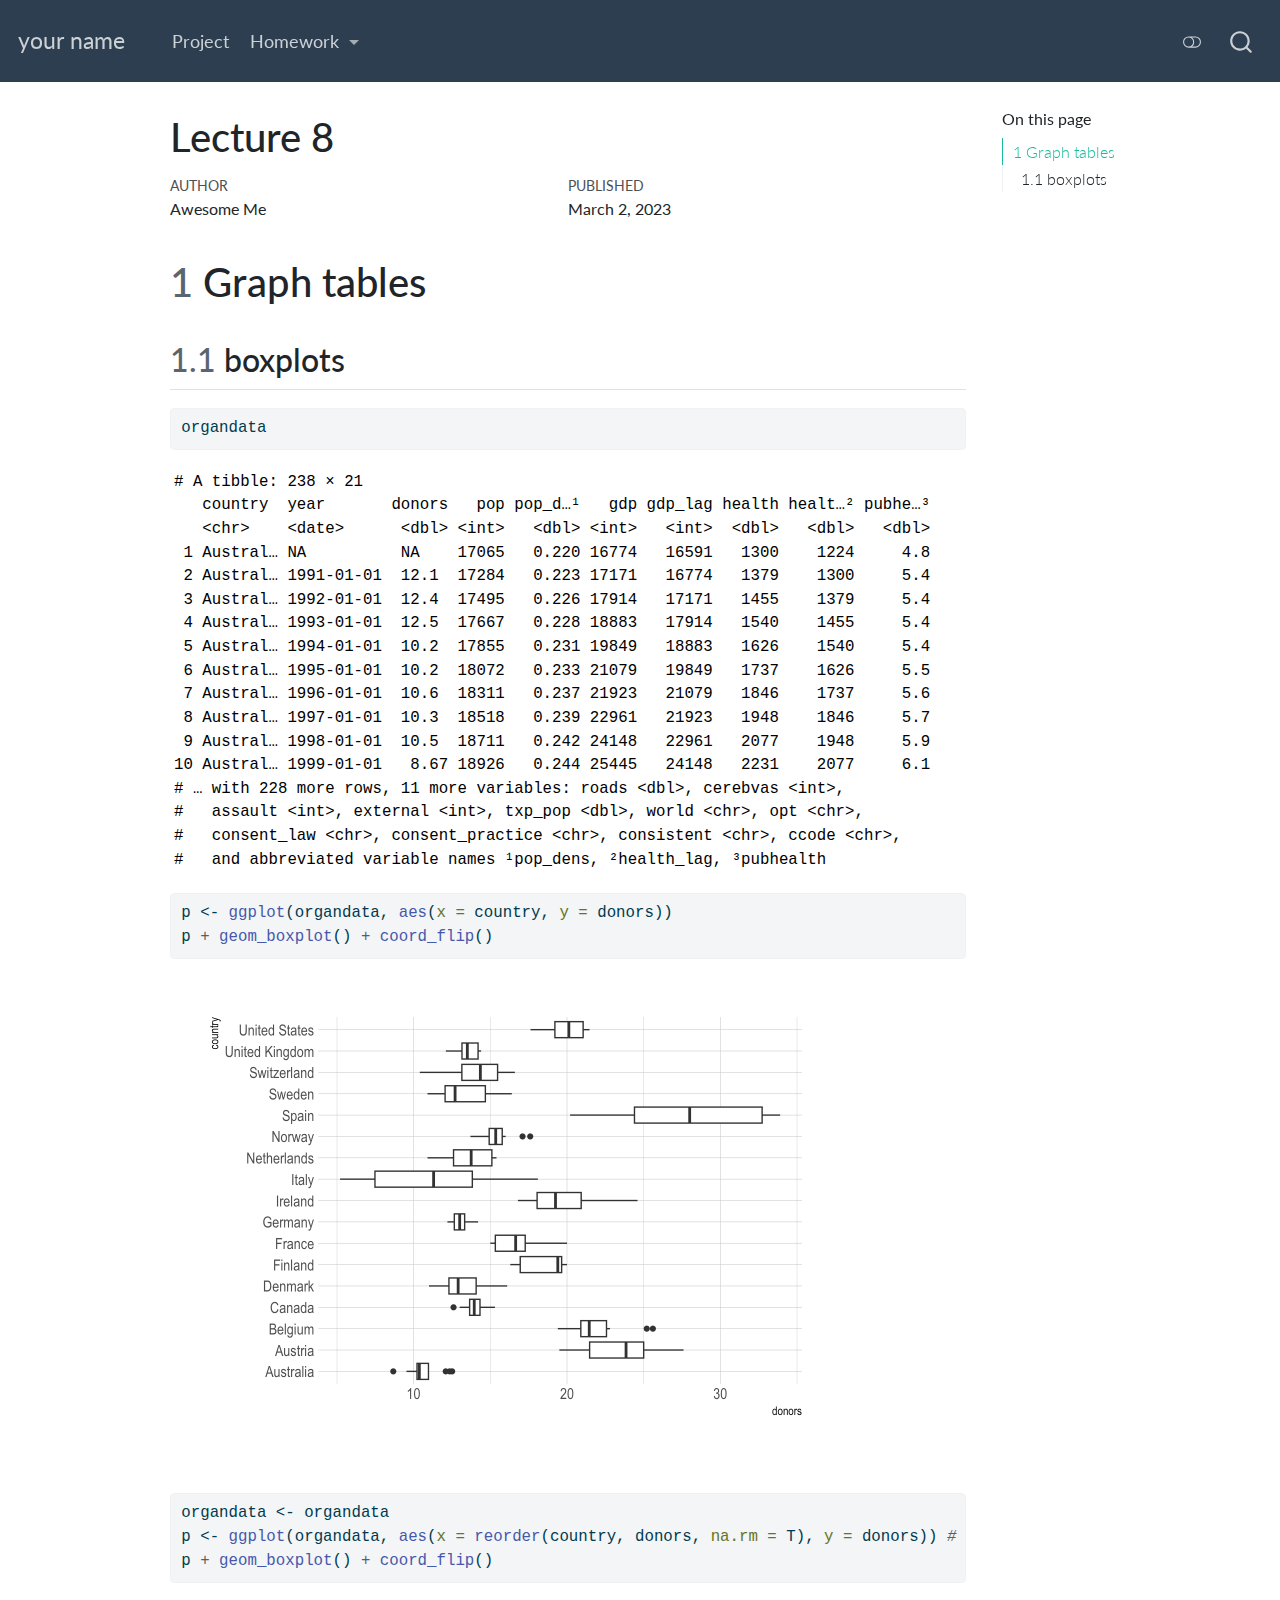
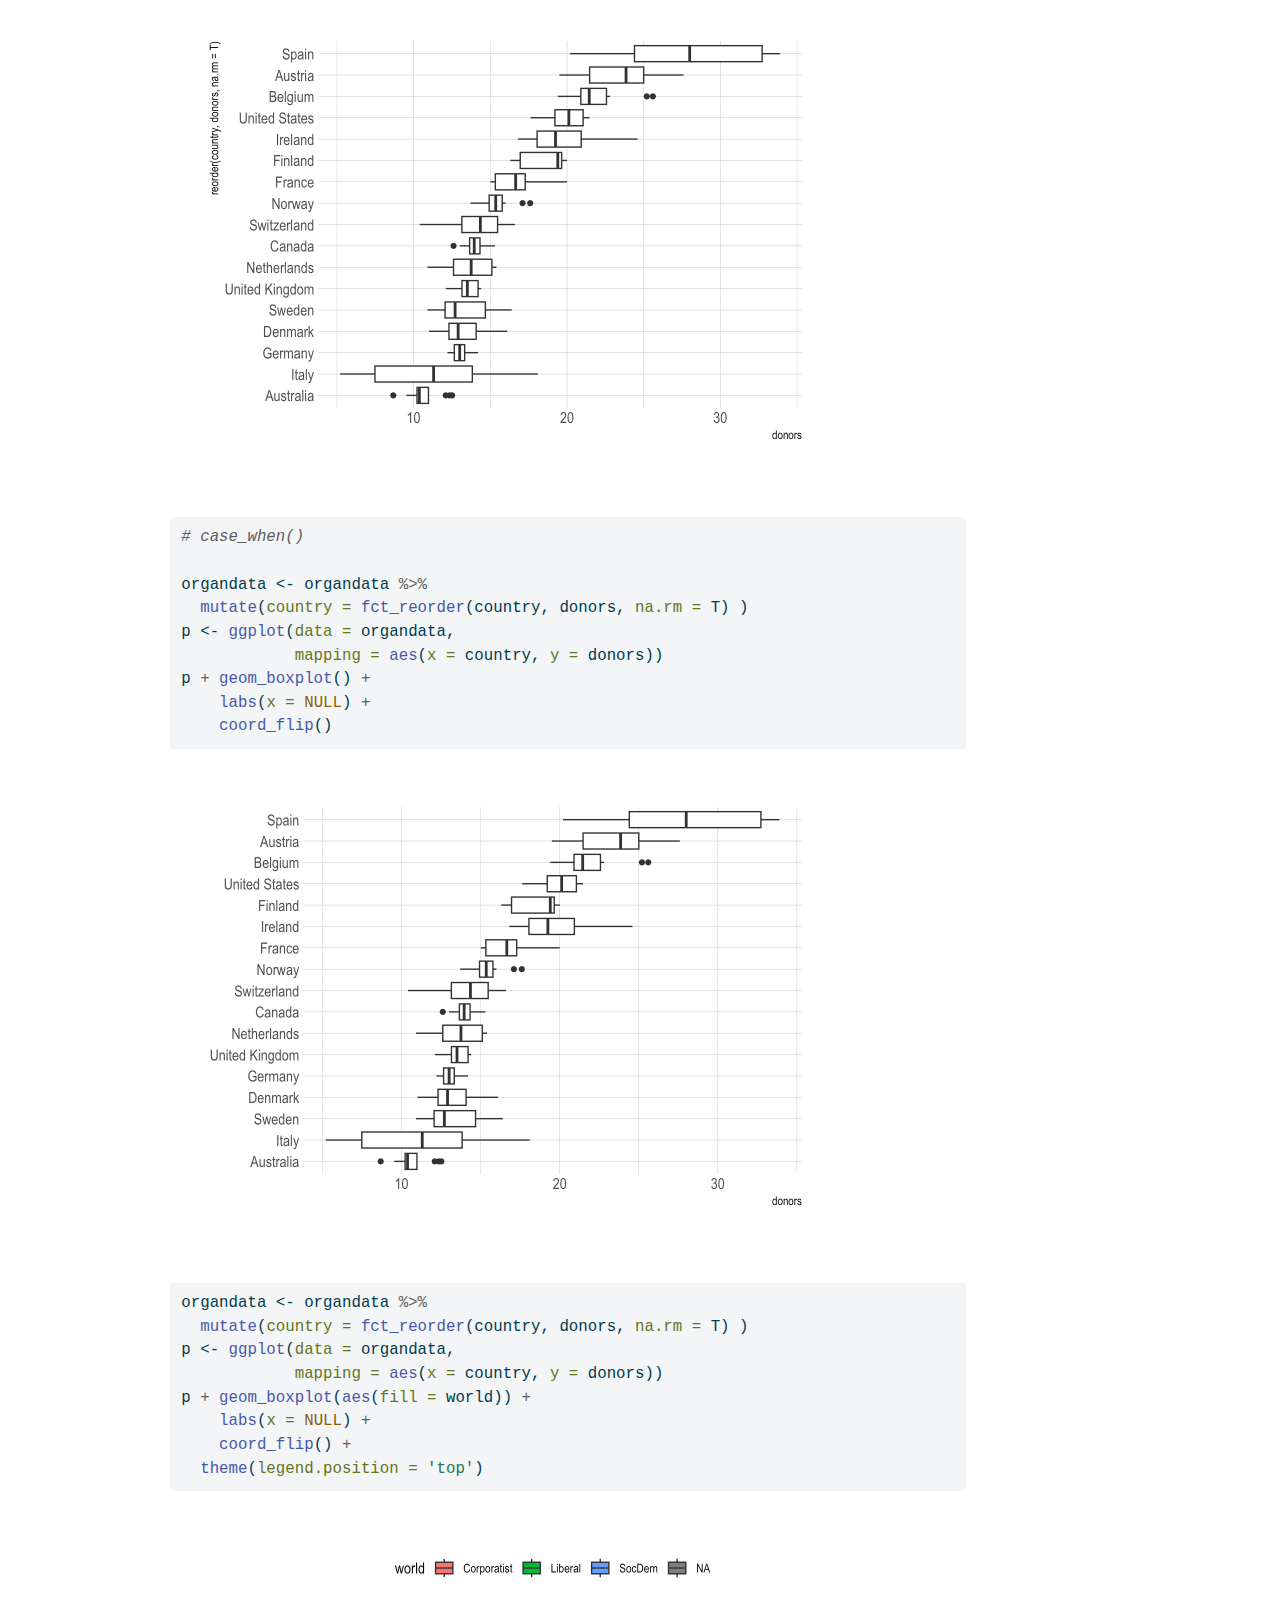
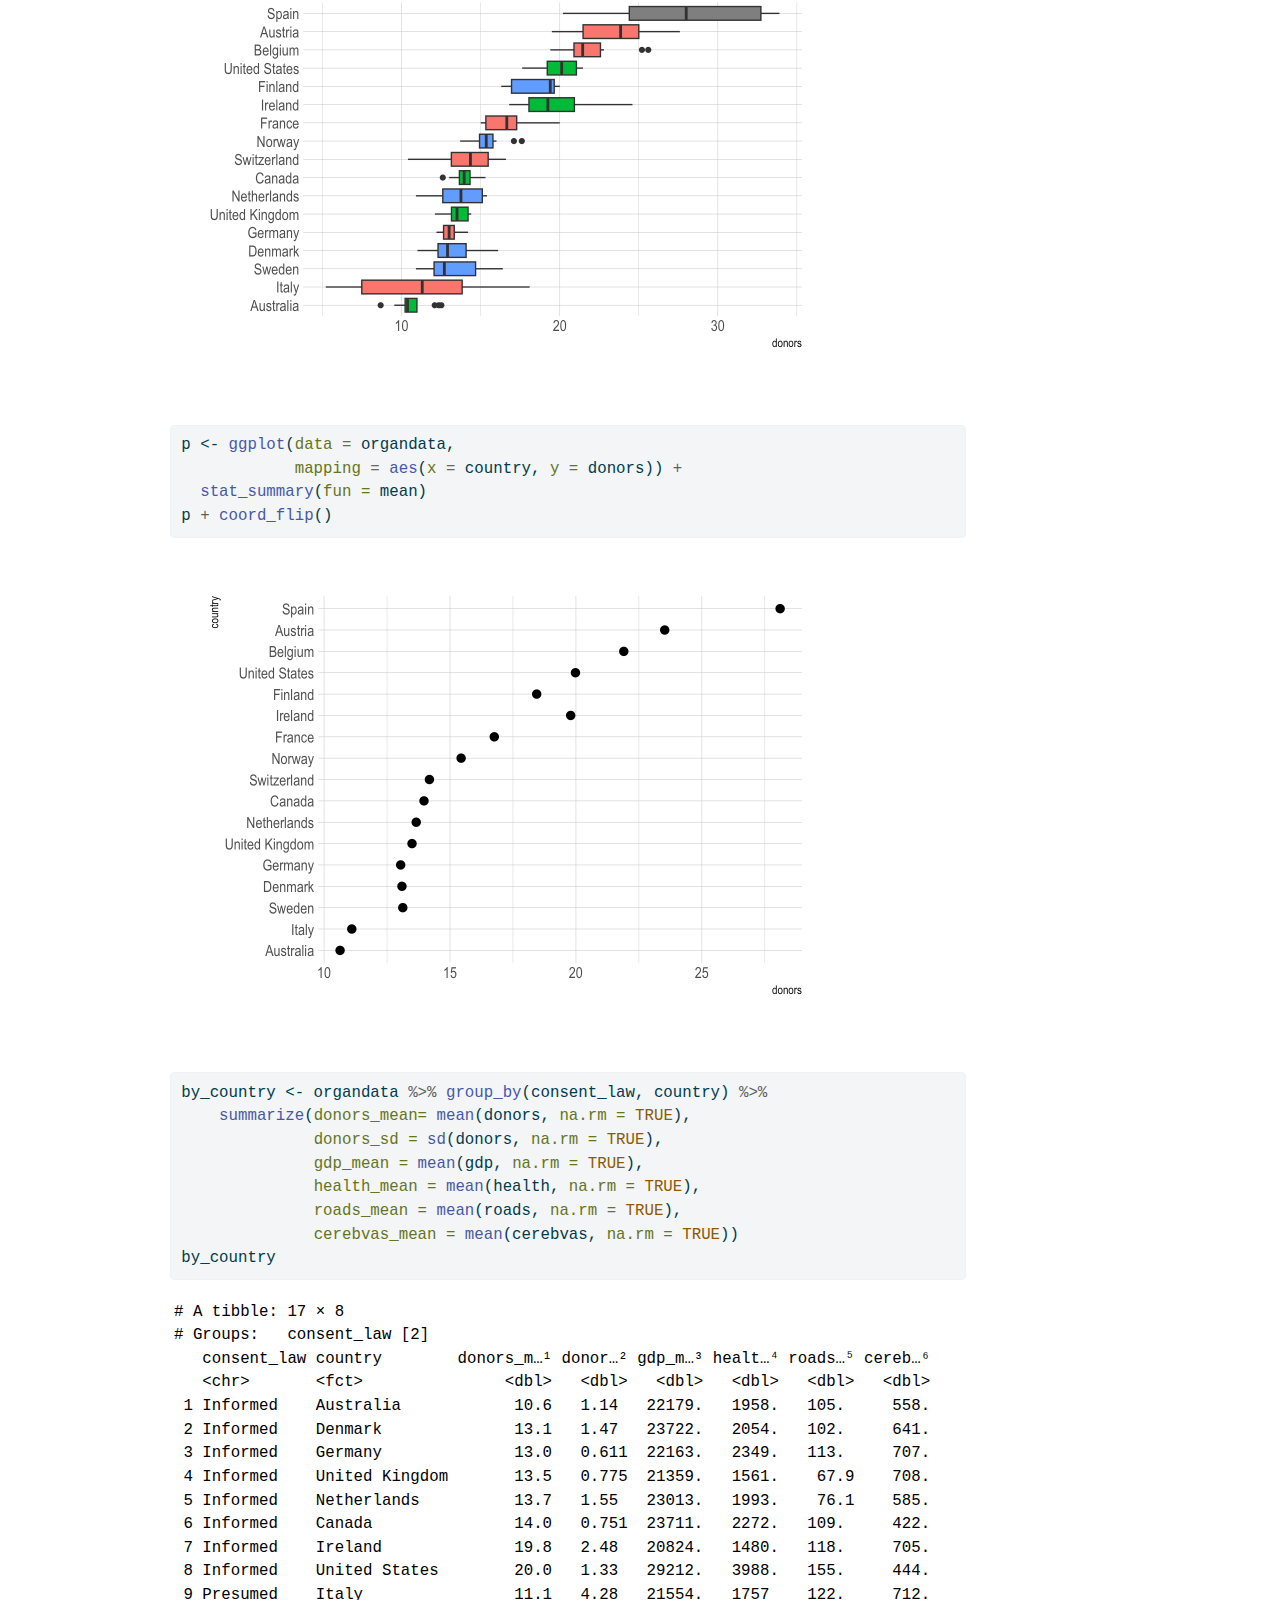
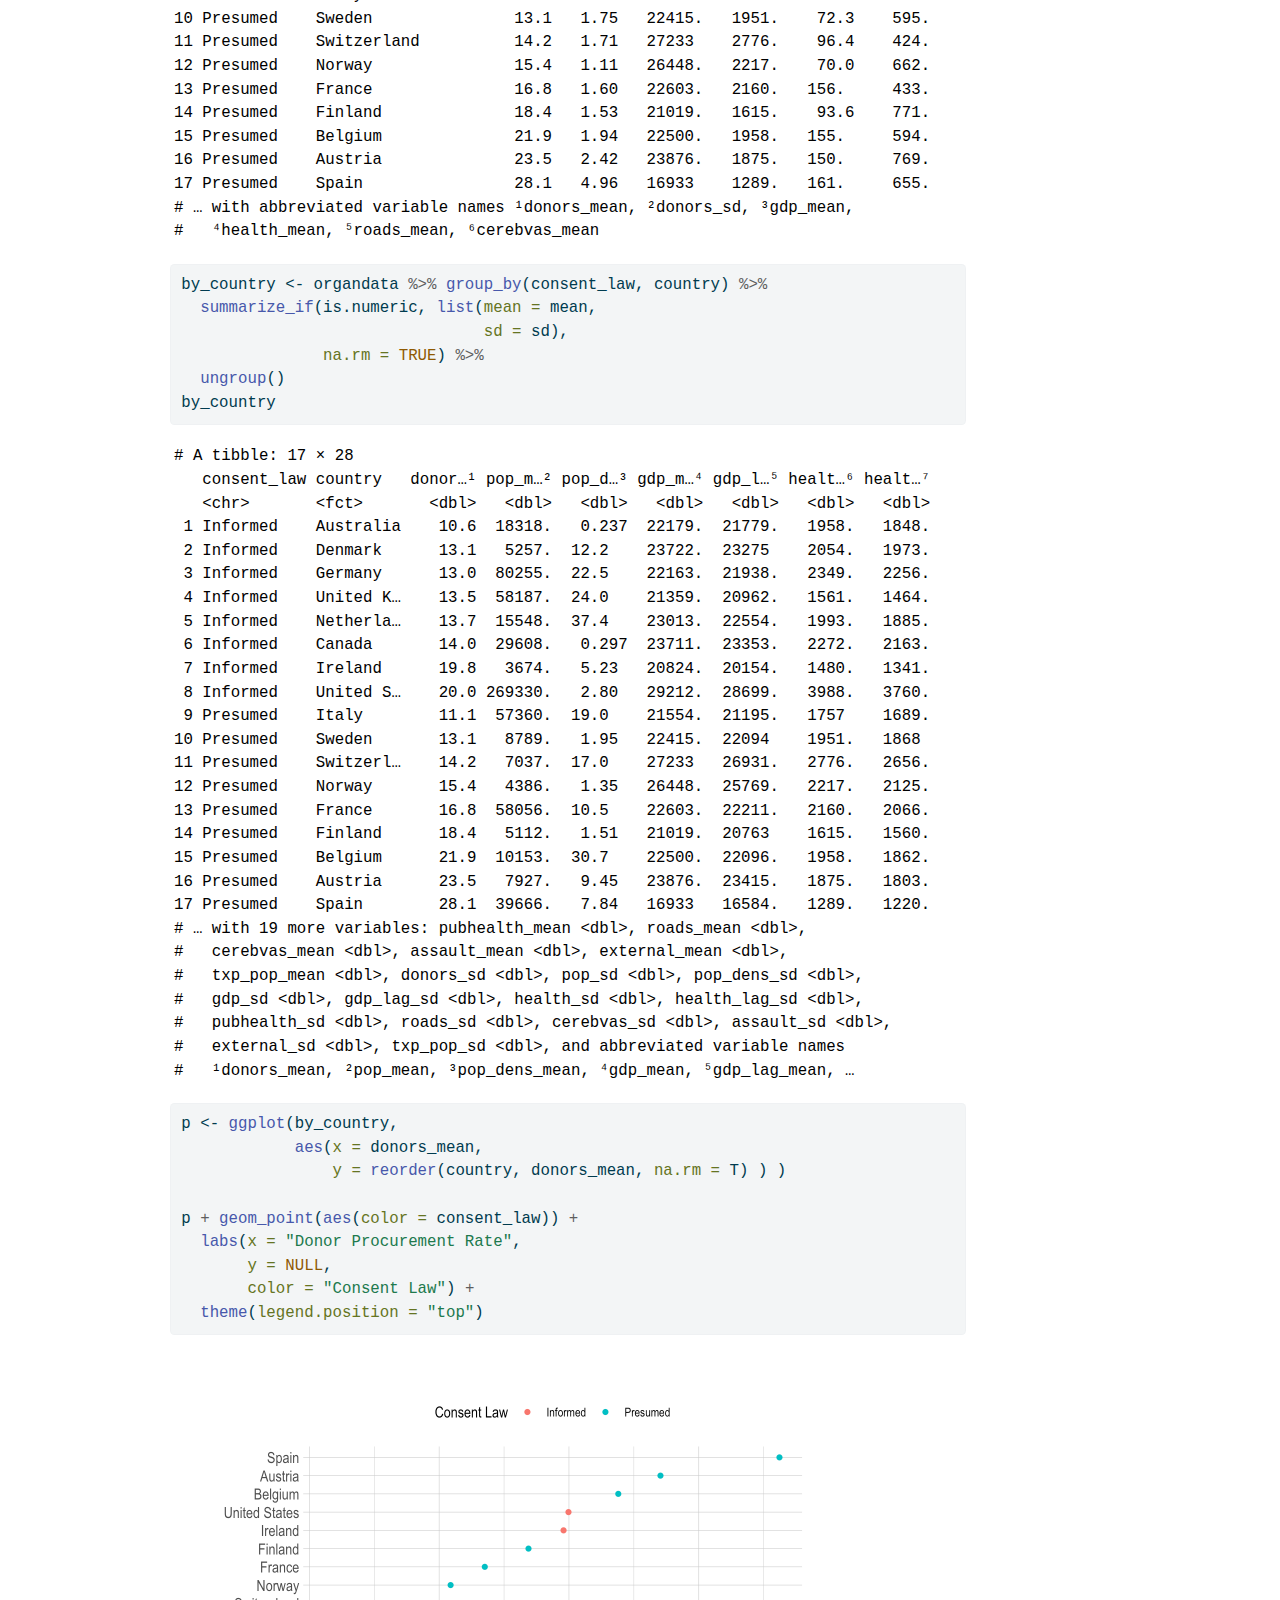
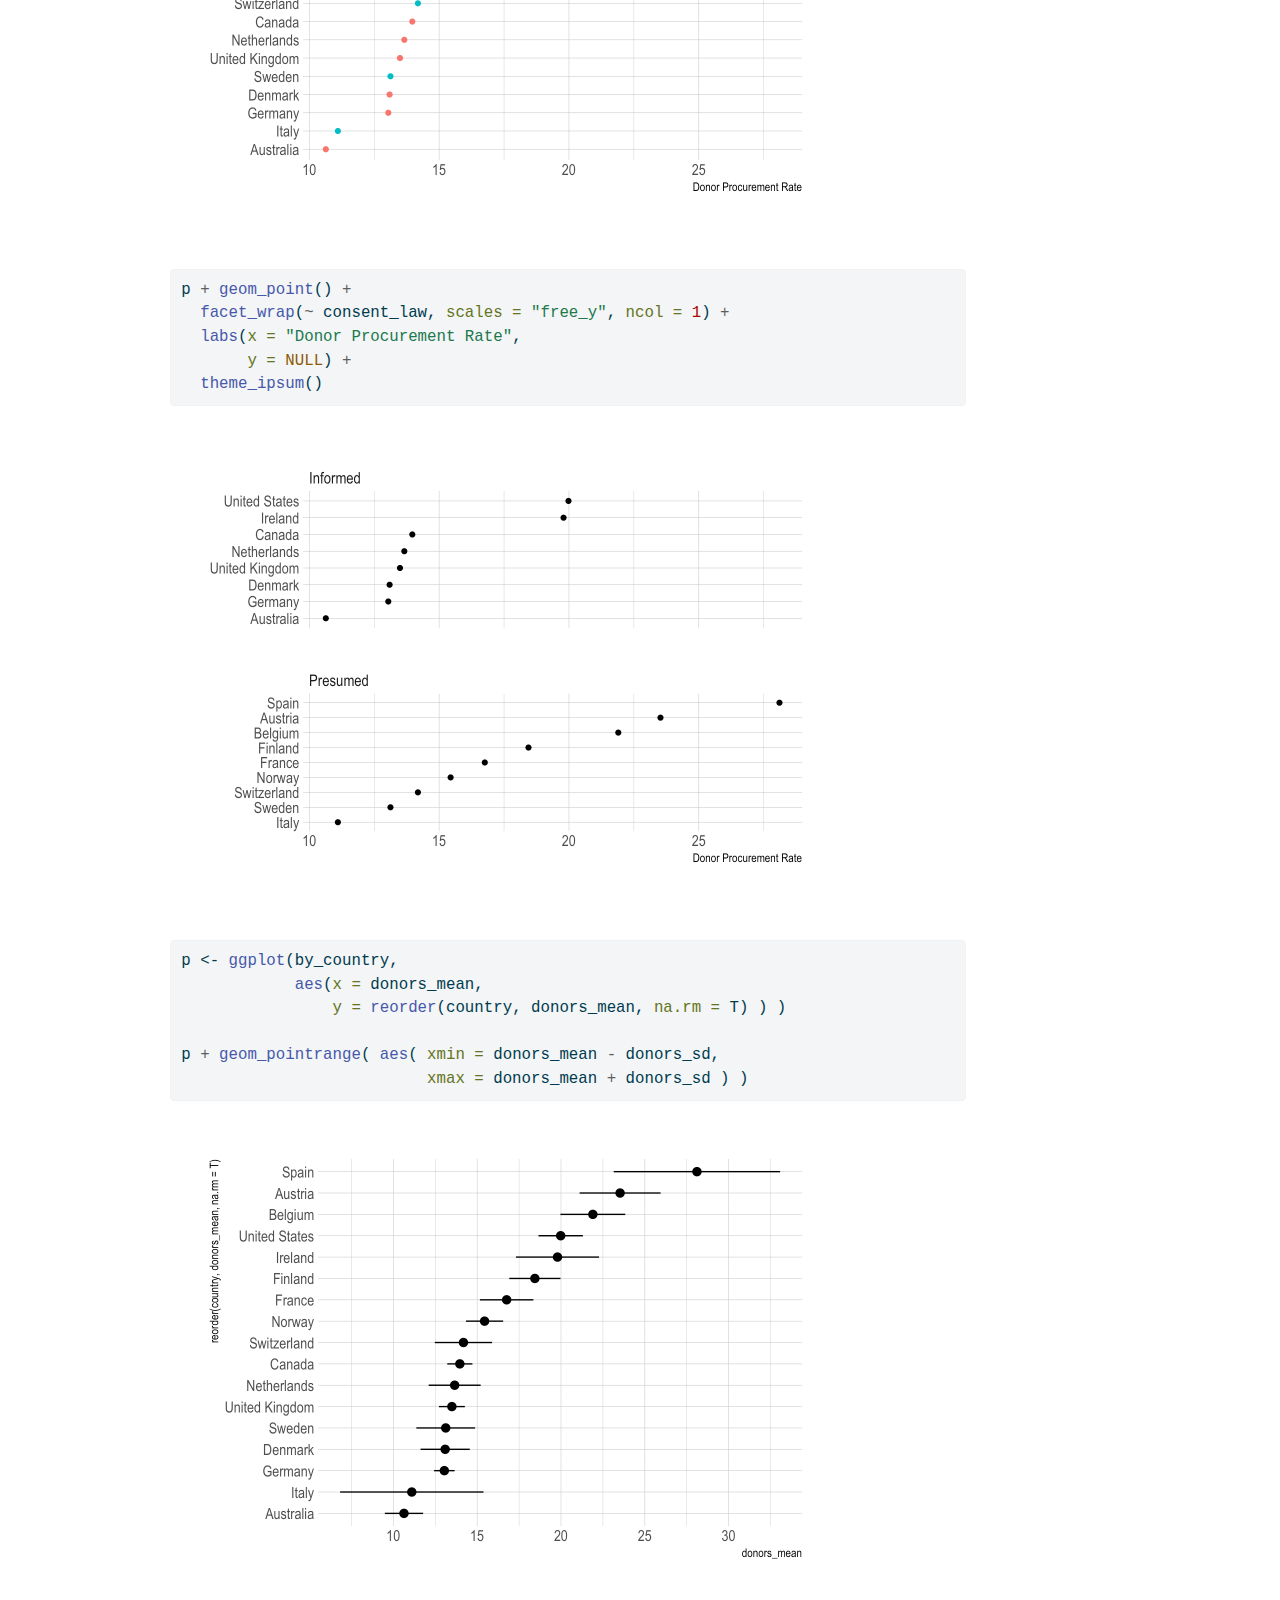
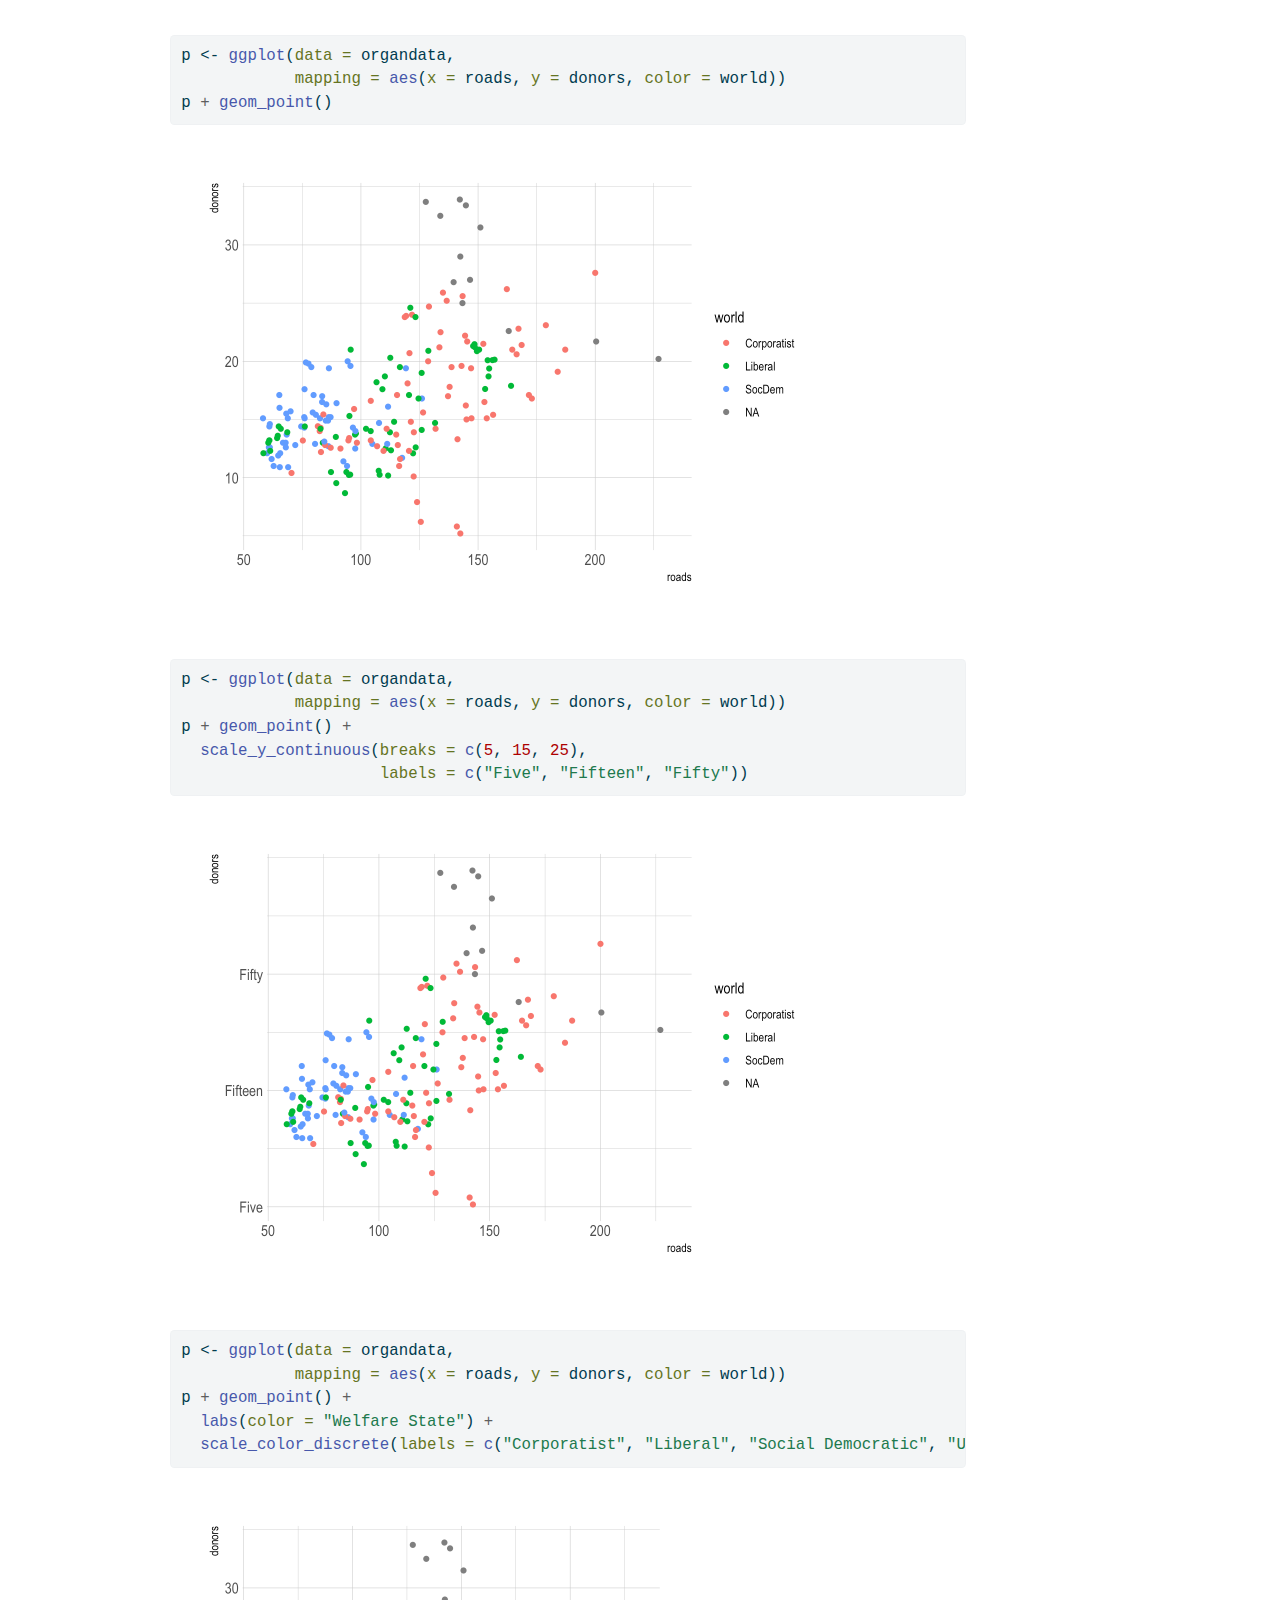
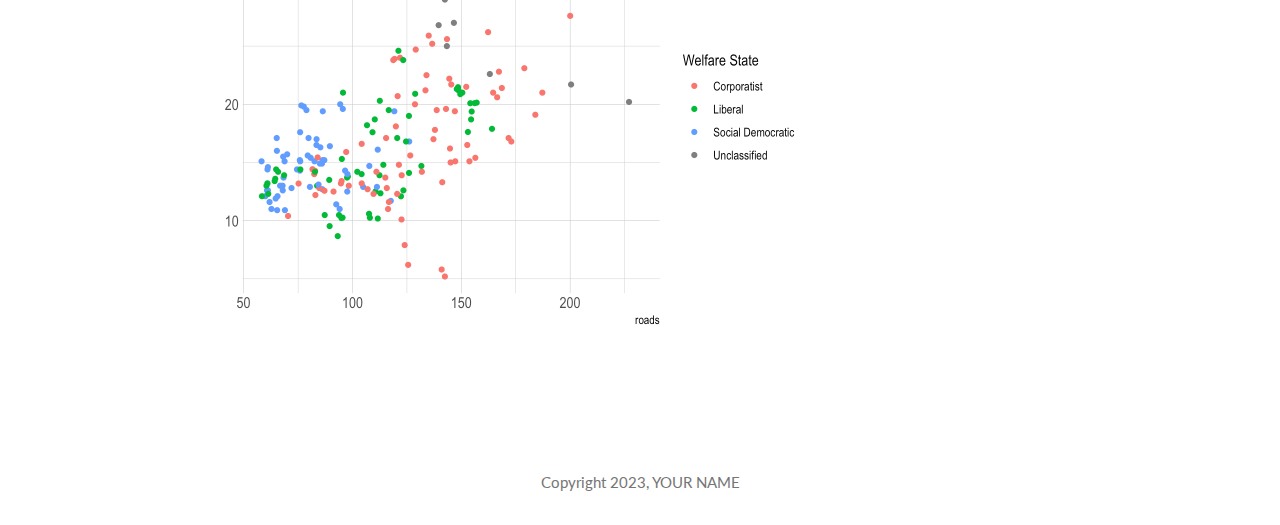
<file: docs/danl310-2023-02-16.html>
<!DOCTYPE html>
<html xmlns="http://www.w3.org/1999/xhtml" lang="en" xml:lang="en"><head>

<meta charset="utf-8">
<meta name="generator" content="quarto-1.2.335">

<meta name="viewport" content="width=device-width, initial-scale=1.0, user-scalable=yes">

<meta name="author" content="Awesome Me">
<meta name="dcterms.date" content="2023-03-02">

<title>your name - Lecture 8</title>
<style>
code{white-space: pre-wrap;}
span.smallcaps{font-variant: small-caps;}
div.columns{display: flex; gap: min(4vw, 1.5em);}
div.column{flex: auto; overflow-x: auto;}
div.hanging-indent{margin-left: 1.5em; text-indent: -1.5em;}
ul.task-list{list-style: none;}
ul.task-list li input[type="checkbox"] {
  width: 0.8em;
  margin: 0 0.8em 0.2em -1.6em;
  vertical-align: middle;
}
pre > code.sourceCode { white-space: pre; position: relative; }
pre > code.sourceCode > span { display: inline-block; line-height: 1.25; }
pre > code.sourceCode > span:empty { height: 1.2em; }
.sourceCode { overflow: visible; }
code.sourceCode > span { color: inherit; text-decoration: inherit; }
div.sourceCode { margin: 1em 0; }
pre.sourceCode { margin: 0; }
@media screen {
div.sourceCode { overflow: auto; }
}
@media print {
pre > code.sourceCode { white-space: pre-wrap; }
pre > code.sourceCode > span { text-indent: -5em; padding-left: 5em; }
}
pre.numberSource code
  { counter-reset: source-line 0; }
pre.numberSource code > span
  { position: relative; left: -4em; counter-increment: source-line; }
pre.numberSource code > span > a:first-child::before
  { content: counter(source-line);
    position: relative; left: -1em; text-align: right; vertical-align: baseline;
    border: none; display: inline-block;
    -webkit-touch-callout: none; -webkit-user-select: none;
    -khtml-user-select: none; -moz-user-select: none;
    -ms-user-select: none; user-select: none;
    padding: 0 4px; width: 4em;
    color: #aaaaaa;
  }
pre.numberSource { margin-left: 3em; border-left: 1px solid #aaaaaa;  padding-left: 4px; }
div.sourceCode
  {   }
@media screen {
pre > code.sourceCode > span > a:first-child::before { text-decoration: underline; }
}
code span.al { color: #ff0000; font-weight: bold; } /* Alert */
code span.an { color: #60a0b0; font-weight: bold; font-style: italic; } /* Annotation */
code span.at { color: #7d9029; } /* Attribute */
code span.bn { color: #40a070; } /* BaseN */
code span.bu { color: #008000; } /* BuiltIn */
code span.cf { color: #007020; font-weight: bold; } /* ControlFlow */
code span.ch { color: #4070a0; } /* Char */
code span.cn { color: #880000; } /* Constant */
code span.co { color: #60a0b0; font-style: italic; } /* Comment */
code span.cv { color: #60a0b0; font-weight: bold; font-style: italic; } /* CommentVar */
code span.do { color: #ba2121; font-style: italic; } /* Documentation */
code span.dt { color: #902000; } /* DataType */
code span.dv { color: #40a070; } /* DecVal */
code span.er { color: #ff0000; font-weight: bold; } /* Error */
code span.ex { } /* Extension */
code span.fl { color: #40a070; } /* Float */
code span.fu { color: #06287e; } /* Function */
code span.im { color: #008000; font-weight: bold; } /* Import */
code span.in { color: #60a0b0; font-weight: bold; font-style: italic; } /* Information */
code span.kw { color: #007020; font-weight: bold; } /* Keyword */
code span.op { color: #666666; } /* Operator */
code span.ot { color: #007020; } /* Other */
code span.pp { color: #bc7a00; } /* Preprocessor */
code span.sc { color: #4070a0; } /* SpecialChar */
code span.ss { color: #bb6688; } /* SpecialString */
code span.st { color: #4070a0; } /* String */
code span.va { color: #19177c; } /* Variable */
code span.vs { color: #4070a0; } /* VerbatimString */
code span.wa { color: #60a0b0; font-weight: bold; font-style: italic; } /* Warning */
</style>


<script src="site_libs/quarto-nav/quarto-nav.js"></script>
<script src="site_libs/clipboard/clipboard.min.js"></script>
<script src="site_libs/quarto-search/autocomplete.umd.js"></script>
<script src="site_libs/quarto-search/fuse.min.js"></script>
<script src="site_libs/quarto-search/quarto-search.js"></script>
<meta name="quarto:offset" content="./">
<script src="site_libs/quarto-html/quarto.js"></script>
<script src="site_libs/quarto-html/popper.min.js"></script>
<script src="site_libs/quarto-html/tippy.umd.min.js"></script>
<script src="site_libs/quarto-html/anchor.min.js"></script>
<link href="site_libs/quarto-html/tippy.css" rel="stylesheet">
<link href="site_libs/quarto-html/quarto-syntax-highlighting.css" rel="stylesheet" class="quarto-color-scheme" id="quarto-text-highlighting-styles">
<link href="site_libs/quarto-html/quarto-syntax-highlighting-dark.css" rel="prefetch" class="quarto-color-scheme quarto-color-alternate" id="quarto-text-highlighting-styles">
<script src="site_libs/bootstrap/bootstrap.min.js"></script>
<link href="site_libs/bootstrap/bootstrap-icons.css" rel="stylesheet">
<link href="site_libs/bootstrap/bootstrap.min.css" rel="stylesheet" class="quarto-color-scheme" id="quarto-bootstrap" data-mode="light">
<link href="site_libs/bootstrap/bootstrap-dark.min.css" rel="prefetch" class="quarto-color-scheme quarto-color-alternate" id="quarto-bootstrap" data-mode="dark">
<script id="quarto-search-options" type="application/json">{
  "location": "navbar",
  "copy-button": false,
  "collapse-after": 3,
  "panel-placement": "end",
  "type": "overlay",
  "limit": 20,
  "language": {
    "search-no-results-text": "No results",
    "search-matching-documents-text": "matching documents",
    "search-copy-link-title": "Copy link to search",
    "search-hide-matches-text": "Hide additional matches",
    "search-more-match-text": "more match in this document",
    "search-more-matches-text": "more matches in this document",
    "search-clear-button-title": "Clear",
    "search-detached-cancel-button-title": "Cancel",
    "search-submit-button-title": "Submit"
  }
}</script>


</head>

<body class="nav-fixed">

<div id="quarto-search-results"></div>
  <header id="quarto-header" class="headroom fixed-top">
    <nav class="navbar navbar-expand-lg navbar-dark ">
      <div class="navbar-container container-fluid">
      <div class="navbar-brand-container">
    <a class="navbar-brand" href="./index.html">
    <span class="navbar-title">your name</span>
    </a>
  </div>
          <button class="navbar-toggler" type="button" data-bs-toggle="collapse" data-bs-target="#navbarCollapse" aria-controls="navbarCollapse" aria-expanded="false" aria-label="Toggle navigation" onclick="if (window.quartoToggleHeadroom) { window.quartoToggleHeadroom(); }">
  <span class="navbar-toggler-icon"></span>
</button>
          <div class="collapse navbar-collapse" id="navbarCollapse">
            <ul class="navbar-nav navbar-nav-scroll me-auto">
  <li class="nav-item">
    <a class="nav-link" href="./teamproj0.html">
 <span class="menu-text">Project</span></a>
  </li>  
  <li class="nav-item dropdown ">
    <a class="nav-link dropdown-toggle" href="#" id="nav-menu-homework" role="button" data-bs-toggle="dropdown" aria-expanded="false">
 <span class="menu-text">Homework</span>
    </a>
    <ul class="dropdown-menu" aria-labelledby="nav-menu-homework">    
        <li>
    <a class="dropdown-item" href="./hw0.html">
 <span class="dropdown-text">hw0</span></a>
  </li>  
    </ul>
  </li>
</ul>
              <div class="quarto-toggle-container">
                  <a href="" class="quarto-color-scheme-toggle nav-link" onclick="window.quartoToggleColorScheme(); return false;" title="Toggle dark mode"><i class="bi"></i></a>
              </div>
              <div id="quarto-search" class="" title="Search"></div>
          </div> <!-- /navcollapse -->
      </div> <!-- /container-fluid -->
    </nav>
</header>
<!-- content -->
<div id="quarto-content" class="quarto-container page-columns page-rows-contents page-layout-article page-navbar">
<!-- sidebar -->
<!-- margin-sidebar -->
    <div id="quarto-margin-sidebar" class="sidebar margin-sidebar">
        <nav id="TOC" role="doc-toc" class="toc-active">
    <h2 id="toc-title">On this page</h2>
   
  <ul>
  <li><a href="#graph-tables" id="toc-graph-tables" class="nav-link active" data-scroll-target="#graph-tables"><span class="toc-section-number">1</span>  Graph tables</a>
  <ul class="collapse">
  <li><a href="#boxplots" id="toc-boxplots" class="nav-link" data-scroll-target="#boxplots"><span class="toc-section-number">1.1</span>  boxplots</a></li>
  </ul></li>
  </ul>
</nav>
    </div>
<!-- main -->
<main class="content" id="quarto-document-content">

<header id="title-block-header" class="quarto-title-block default">
<div class="quarto-title">
<h1 class="title">Lecture 8</h1>
</div>



<div class="quarto-title-meta">

    <div>
    <div class="quarto-title-meta-heading">Author</div>
    <div class="quarto-title-meta-contents">
             <p>Awesome Me </p>
          </div>
  </div>
    
    <div>
    <div class="quarto-title-meta-heading">Published</div>
    <div class="quarto-title-meta-contents">
      <p class="date">March 2, 2023</p>
    </div>
  </div>
  
    
  </div>
  

</header>

<section id="graph-tables" class="level1" data-number="1">
<h1 data-number="1"><span class="header-section-number">1</span> Graph tables</h1>
<section id="boxplots" class="level2" data-number="1.1">
<h2 data-number="1.1" class="anchored" data-anchor-id="boxplots"><span class="header-section-number">1.1</span> boxplots</h2>
<div class="cell">
<div class="sourceCode cell-code" id="cb1"><pre class="sourceCode r code-with-copy"><code class="sourceCode r"><span id="cb1-1"><a href="#cb1-1" aria-hidden="true" tabindex="-1"></a>organdata</span></code><button title="Copy to Clipboard" class="code-copy-button"><i class="bi"></i></button></pre></div>
<div class="cell-output cell-output-stdout">
<pre><code># A tibble: 238 × 21
   country  year       donors   pop pop_d…¹   gdp gdp_lag health healt…² pubhe…³
   &lt;chr&gt;    &lt;date&gt;      &lt;dbl&gt; &lt;int&gt;   &lt;dbl&gt; &lt;int&gt;   &lt;int&gt;  &lt;dbl&gt;   &lt;dbl&gt;   &lt;dbl&gt;
 1 Austral… NA          NA    17065   0.220 16774   16591   1300    1224     4.8
 2 Austral… 1991-01-01  12.1  17284   0.223 17171   16774   1379    1300     5.4
 3 Austral… 1992-01-01  12.4  17495   0.226 17914   17171   1455    1379     5.4
 4 Austral… 1993-01-01  12.5  17667   0.228 18883   17914   1540    1455     5.4
 5 Austral… 1994-01-01  10.2  17855   0.231 19849   18883   1626    1540     5.4
 6 Austral… 1995-01-01  10.2  18072   0.233 21079   19849   1737    1626     5.5
 7 Austral… 1996-01-01  10.6  18311   0.237 21923   21079   1846    1737     5.6
 8 Austral… 1997-01-01  10.3  18518   0.239 22961   21923   1948    1846     5.7
 9 Austral… 1998-01-01  10.5  18711   0.242 24148   22961   2077    1948     5.9
10 Austral… 1999-01-01   8.67 18926   0.244 25445   24148   2231    2077     6.1
# … with 228 more rows, 11 more variables: roads &lt;dbl&gt;, cerebvas &lt;int&gt;,
#   assault &lt;int&gt;, external &lt;int&gt;, txp_pop &lt;dbl&gt;, world &lt;chr&gt;, opt &lt;chr&gt;,
#   consent_law &lt;chr&gt;, consent_practice &lt;chr&gt;, consistent &lt;chr&gt;, ccode &lt;chr&gt;,
#   and abbreviated variable names ¹​pop_dens, ²​health_lag, ³​pubhealth</code></pre>
</div>
<div class="sourceCode cell-code" id="cb3"><pre class="sourceCode r code-with-copy"><code class="sourceCode r"><span id="cb3-1"><a href="#cb3-1" aria-hidden="true" tabindex="-1"></a>p <span class="ot">&lt;-</span> <span class="fu">ggplot</span>(organdata, <span class="fu">aes</span>(<span class="at">x =</span> country, <span class="at">y =</span> donors))</span>
<span id="cb3-2"><a href="#cb3-2" aria-hidden="true" tabindex="-1"></a>p <span class="sc">+</span> <span class="fu">geom_boxplot</span>() <span class="sc">+</span> <span class="fu">coord_flip</span>()</span></code><button title="Copy to Clipboard" class="code-copy-button"><i class="bi"></i></button></pre></div>
<div class="cell-output-display">
<p><img src="danl310-2023-02-16_files/figure-html/unnamed-chunk-1-1.png" class="img-fluid" width="672"></p>
</div>
</div>
<div class="cell">
<div class="sourceCode cell-code" id="cb4"><pre class="sourceCode r code-with-copy"><code class="sourceCode r"><span id="cb4-1"><a href="#cb4-1" aria-hidden="true" tabindex="-1"></a>organdata <span class="ot">&lt;-</span> organdata</span>
<span id="cb4-2"><a href="#cb4-2" aria-hidden="true" tabindex="-1"></a>p <span class="ot">&lt;-</span> <span class="fu">ggplot</span>(organdata, <span class="fu">aes</span>(<span class="at">x =</span> <span class="fu">reorder</span>(country, donors, <span class="at">na.rm =</span> T), <span class="at">y =</span> donors)) <span class="co"># does not sort</span></span>
<span id="cb4-3"><a href="#cb4-3" aria-hidden="true" tabindex="-1"></a>p <span class="sc">+</span> <span class="fu">geom_boxplot</span>() <span class="sc">+</span> <span class="fu">coord_flip</span>()</span></code><button title="Copy to Clipboard" class="code-copy-button"><i class="bi"></i></button></pre></div>
<div class="cell-output-display">
<p><img src="danl310-2023-02-16_files/figure-html/unnamed-chunk-2-1.png" class="img-fluid" width="672"></p>
</div>
<div class="sourceCode cell-code" id="cb5"><pre class="sourceCode r code-with-copy"><code class="sourceCode r"><span id="cb5-1"><a href="#cb5-1" aria-hidden="true" tabindex="-1"></a><span class="co"># case_when()</span></span>
<span id="cb5-2"><a href="#cb5-2" aria-hidden="true" tabindex="-1"></a></span>
<span id="cb5-3"><a href="#cb5-3" aria-hidden="true" tabindex="-1"></a>organdata <span class="ot">&lt;-</span> organdata <span class="sc">%&gt;%</span></span>
<span id="cb5-4"><a href="#cb5-4" aria-hidden="true" tabindex="-1"></a>  <span class="fu">mutate</span>(<span class="at">country =</span> <span class="fu">fct_reorder</span>(country, donors, <span class="at">na.rm =</span> T) ) </span>
<span id="cb5-5"><a href="#cb5-5" aria-hidden="true" tabindex="-1"></a>p <span class="ot">&lt;-</span> <span class="fu">ggplot</span>(<span class="at">data =</span> organdata,</span>
<span id="cb5-6"><a href="#cb5-6" aria-hidden="true" tabindex="-1"></a>            <span class="at">mapping =</span> <span class="fu">aes</span>(<span class="at">x =</span> country, <span class="at">y =</span> donors))</span>
<span id="cb5-7"><a href="#cb5-7" aria-hidden="true" tabindex="-1"></a>p <span class="sc">+</span> <span class="fu">geom_boxplot</span>() <span class="sc">+</span></span>
<span id="cb5-8"><a href="#cb5-8" aria-hidden="true" tabindex="-1"></a>    <span class="fu">labs</span>(<span class="at">x =</span> <span class="cn">NULL</span>) <span class="sc">+</span></span>
<span id="cb5-9"><a href="#cb5-9" aria-hidden="true" tabindex="-1"></a>    <span class="fu">coord_flip</span>()</span></code><button title="Copy to Clipboard" class="code-copy-button"><i class="bi"></i></button></pre></div>
<div class="cell-output-display">
<p><img src="danl310-2023-02-16_files/figure-html/unnamed-chunk-2-2.png" class="img-fluid" width="672"></p>
</div>
</div>
<div class="cell">
<div class="sourceCode cell-code" id="cb6"><pre class="sourceCode r code-with-copy"><code class="sourceCode r"><span id="cb6-1"><a href="#cb6-1" aria-hidden="true" tabindex="-1"></a>organdata <span class="ot">&lt;-</span> organdata <span class="sc">%&gt;%</span></span>
<span id="cb6-2"><a href="#cb6-2" aria-hidden="true" tabindex="-1"></a>  <span class="fu">mutate</span>(<span class="at">country =</span> <span class="fu">fct_reorder</span>(country, donors, <span class="at">na.rm =</span> T) ) </span>
<span id="cb6-3"><a href="#cb6-3" aria-hidden="true" tabindex="-1"></a>p <span class="ot">&lt;-</span> <span class="fu">ggplot</span>(<span class="at">data =</span> organdata,</span>
<span id="cb6-4"><a href="#cb6-4" aria-hidden="true" tabindex="-1"></a>            <span class="at">mapping =</span> <span class="fu">aes</span>(<span class="at">x =</span> country, <span class="at">y =</span> donors))</span>
<span id="cb6-5"><a href="#cb6-5" aria-hidden="true" tabindex="-1"></a>p <span class="sc">+</span> <span class="fu">geom_boxplot</span>(<span class="fu">aes</span>(<span class="at">fill =</span> world)) <span class="sc">+</span></span>
<span id="cb6-6"><a href="#cb6-6" aria-hidden="true" tabindex="-1"></a>    <span class="fu">labs</span>(<span class="at">x =</span> <span class="cn">NULL</span>) <span class="sc">+</span></span>
<span id="cb6-7"><a href="#cb6-7" aria-hidden="true" tabindex="-1"></a>    <span class="fu">coord_flip</span>() <span class="sc">+</span></span>
<span id="cb6-8"><a href="#cb6-8" aria-hidden="true" tabindex="-1"></a>  <span class="fu">theme</span>(<span class="at">legend.position =</span> <span class="st">'top'</span>)</span></code><button title="Copy to Clipboard" class="code-copy-button"><i class="bi"></i></button></pre></div>
<div class="cell-output-display">
<p><img src="danl310-2023-02-16_files/figure-html/unnamed-chunk-3-1.png" class="img-fluid" width="672"></p>
</div>
</div>
<div class="cell">
<div class="sourceCode cell-code" id="cb7"><pre class="sourceCode r code-with-copy"><code class="sourceCode r"><span id="cb7-1"><a href="#cb7-1" aria-hidden="true" tabindex="-1"></a>p <span class="ot">&lt;-</span> <span class="fu">ggplot</span>(<span class="at">data =</span> organdata,</span>
<span id="cb7-2"><a href="#cb7-2" aria-hidden="true" tabindex="-1"></a>            <span class="at">mapping =</span> <span class="fu">aes</span>(<span class="at">x =</span> country, <span class="at">y =</span> donors)) <span class="sc">+</span></span>
<span id="cb7-3"><a href="#cb7-3" aria-hidden="true" tabindex="-1"></a>  <span class="fu">stat_summary</span>(<span class="at">fun =</span> mean)</span>
<span id="cb7-4"><a href="#cb7-4" aria-hidden="true" tabindex="-1"></a>p <span class="sc">+</span> <span class="fu">coord_flip</span>()</span></code><button title="Copy to Clipboard" class="code-copy-button"><i class="bi"></i></button></pre></div>
<div class="cell-output-display">
<p><img src="danl310-2023-02-16_files/figure-html/unnamed-chunk-4-1.png" class="img-fluid" width="672"></p>
</div>
</div>
<div class="cell">
<div class="sourceCode cell-code" id="cb8"><pre class="sourceCode r code-with-copy"><code class="sourceCode r"><span id="cb8-1"><a href="#cb8-1" aria-hidden="true" tabindex="-1"></a>by_country <span class="ot">&lt;-</span> organdata <span class="sc">%&gt;%</span> <span class="fu">group_by</span>(consent_law, country) <span class="sc">%&gt;%</span></span>
<span id="cb8-2"><a href="#cb8-2" aria-hidden="true" tabindex="-1"></a>    <span class="fu">summarize</span>(<span class="at">donors_mean=</span> <span class="fu">mean</span>(donors, <span class="at">na.rm =</span> <span class="cn">TRUE</span>),</span>
<span id="cb8-3"><a href="#cb8-3" aria-hidden="true" tabindex="-1"></a>              <span class="at">donors_sd =</span> <span class="fu">sd</span>(donors, <span class="at">na.rm =</span> <span class="cn">TRUE</span>),</span>
<span id="cb8-4"><a href="#cb8-4" aria-hidden="true" tabindex="-1"></a>              <span class="at">gdp_mean =</span> <span class="fu">mean</span>(gdp, <span class="at">na.rm =</span> <span class="cn">TRUE</span>),</span>
<span id="cb8-5"><a href="#cb8-5" aria-hidden="true" tabindex="-1"></a>              <span class="at">health_mean =</span> <span class="fu">mean</span>(health, <span class="at">na.rm =</span> <span class="cn">TRUE</span>),</span>
<span id="cb8-6"><a href="#cb8-6" aria-hidden="true" tabindex="-1"></a>              <span class="at">roads_mean =</span> <span class="fu">mean</span>(roads, <span class="at">na.rm =</span> <span class="cn">TRUE</span>),</span>
<span id="cb8-7"><a href="#cb8-7" aria-hidden="true" tabindex="-1"></a>              <span class="at">cerebvas_mean =</span> <span class="fu">mean</span>(cerebvas, <span class="at">na.rm =</span> <span class="cn">TRUE</span>))</span>
<span id="cb8-8"><a href="#cb8-8" aria-hidden="true" tabindex="-1"></a>by_country</span></code><button title="Copy to Clipboard" class="code-copy-button"><i class="bi"></i></button></pre></div>
<div class="cell-output cell-output-stdout">
<pre><code># A tibble: 17 × 8
# Groups:   consent_law [2]
   consent_law country        donors_m…¹ donor…² gdp_m…³ healt…⁴ roads…⁵ cereb…⁶
   &lt;chr&gt;       &lt;fct&gt;               &lt;dbl&gt;   &lt;dbl&gt;   &lt;dbl&gt;   &lt;dbl&gt;   &lt;dbl&gt;   &lt;dbl&gt;
 1 Informed    Australia            10.6   1.14   22179.   1958.   105.     558.
 2 Informed    Denmark              13.1   1.47   23722.   2054.   102.     641.
 3 Informed    Germany              13.0   0.611  22163.   2349.   113.     707.
 4 Informed    United Kingdom       13.5   0.775  21359.   1561.    67.9    708.
 5 Informed    Netherlands          13.7   1.55   23013.   1993.    76.1    585.
 6 Informed    Canada               14.0   0.751  23711.   2272.   109.     422.
 7 Informed    Ireland              19.8   2.48   20824.   1480.   118.     705.
 8 Informed    United States        20.0   1.33   29212.   3988.   155.     444.
 9 Presumed    Italy                11.1   4.28   21554.   1757    122.     712.
10 Presumed    Sweden               13.1   1.75   22415.   1951.    72.3    595.
11 Presumed    Switzerland          14.2   1.71   27233    2776.    96.4    424.
12 Presumed    Norway               15.4   1.11   26448.   2217.    70.0    662.
13 Presumed    France               16.8   1.60   22603.   2160.   156.     433.
14 Presumed    Finland              18.4   1.53   21019.   1615.    93.6    771.
15 Presumed    Belgium              21.9   1.94   22500.   1958.   155.     594.
16 Presumed    Austria              23.5   2.42   23876.   1875.   150.     769.
17 Presumed    Spain                28.1   4.96   16933    1289.   161.     655.
# … with abbreviated variable names ¹​donors_mean, ²​donors_sd, ³​gdp_mean,
#   ⁴​health_mean, ⁵​roads_mean, ⁶​cerebvas_mean</code></pre>
</div>
</div>
<div class="cell">
<div class="sourceCode cell-code" id="cb10"><pre class="sourceCode r code-with-copy"><code class="sourceCode r"><span id="cb10-1"><a href="#cb10-1" aria-hidden="true" tabindex="-1"></a>by_country <span class="ot">&lt;-</span> organdata <span class="sc">%&gt;%</span> <span class="fu">group_by</span>(consent_law, country) <span class="sc">%&gt;%</span></span>
<span id="cb10-2"><a href="#cb10-2" aria-hidden="true" tabindex="-1"></a>  <span class="fu">summarize_if</span>(is.numeric, <span class="fu">list</span>(<span class="at">mean =</span> mean, </span>
<span id="cb10-3"><a href="#cb10-3" aria-hidden="true" tabindex="-1"></a>                                <span class="at">sd =</span> sd), </span>
<span id="cb10-4"><a href="#cb10-4" aria-hidden="true" tabindex="-1"></a>               <span class="at">na.rm =</span> <span class="cn">TRUE</span>) <span class="sc">%&gt;%</span></span>
<span id="cb10-5"><a href="#cb10-5" aria-hidden="true" tabindex="-1"></a>  <span class="fu">ungroup</span>()</span>
<span id="cb10-6"><a href="#cb10-6" aria-hidden="true" tabindex="-1"></a>by_country</span></code><button title="Copy to Clipboard" class="code-copy-button"><i class="bi"></i></button></pre></div>
<div class="cell-output cell-output-stdout">
<pre><code># A tibble: 17 × 28
   consent_law country   donor…¹ pop_m…² pop_d…³ gdp_m…⁴ gdp_l…⁵ healt…⁶ healt…⁷
   &lt;chr&gt;       &lt;fct&gt;       &lt;dbl&gt;   &lt;dbl&gt;   &lt;dbl&gt;   &lt;dbl&gt;   &lt;dbl&gt;   &lt;dbl&gt;   &lt;dbl&gt;
 1 Informed    Australia    10.6  18318.   0.237  22179.  21779.   1958.   1848.
 2 Informed    Denmark      13.1   5257.  12.2    23722.  23275    2054.   1973.
 3 Informed    Germany      13.0  80255.  22.5    22163.  21938.   2349.   2256.
 4 Informed    United K…    13.5  58187.  24.0    21359.  20962.   1561.   1464.
 5 Informed    Netherla…    13.7  15548.  37.4    23013.  22554.   1993.   1885.
 6 Informed    Canada       14.0  29608.   0.297  23711.  23353.   2272.   2163.
 7 Informed    Ireland      19.8   3674.   5.23   20824.  20154.   1480.   1341.
 8 Informed    United S…    20.0 269330.   2.80   29212.  28699.   3988.   3760.
 9 Presumed    Italy        11.1  57360.  19.0    21554.  21195.   1757    1689.
10 Presumed    Sweden       13.1   8789.   1.95   22415.  22094    1951.   1868 
11 Presumed    Switzerl…    14.2   7037.  17.0    27233   26931.   2776.   2656.
12 Presumed    Norway       15.4   4386.   1.35   26448.  25769.   2217.   2125.
13 Presumed    France       16.8  58056.  10.5    22603.  22211.   2160.   2066.
14 Presumed    Finland      18.4   5112.   1.51   21019.  20763    1615.   1560.
15 Presumed    Belgium      21.9  10153.  30.7    22500.  22096.   1958.   1862.
16 Presumed    Austria      23.5   7927.   9.45   23876.  23415.   1875.   1803.
17 Presumed    Spain        28.1  39666.   7.84   16933   16584.   1289.   1220.
# … with 19 more variables: pubhealth_mean &lt;dbl&gt;, roads_mean &lt;dbl&gt;,
#   cerebvas_mean &lt;dbl&gt;, assault_mean &lt;dbl&gt;, external_mean &lt;dbl&gt;,
#   txp_pop_mean &lt;dbl&gt;, donors_sd &lt;dbl&gt;, pop_sd &lt;dbl&gt;, pop_dens_sd &lt;dbl&gt;,
#   gdp_sd &lt;dbl&gt;, gdp_lag_sd &lt;dbl&gt;, health_sd &lt;dbl&gt;, health_lag_sd &lt;dbl&gt;,
#   pubhealth_sd &lt;dbl&gt;, roads_sd &lt;dbl&gt;, cerebvas_sd &lt;dbl&gt;, assault_sd &lt;dbl&gt;,
#   external_sd &lt;dbl&gt;, txp_pop_sd &lt;dbl&gt;, and abbreviated variable names
#   ¹​donors_mean, ²​pop_mean, ³​pop_dens_mean, ⁴​gdp_mean, ⁵​gdp_lag_mean, …</code></pre>
</div>
</div>
<div class="cell">
<div class="sourceCode cell-code" id="cb12"><pre class="sourceCode r code-with-copy"><code class="sourceCode r"><span id="cb12-1"><a href="#cb12-1" aria-hidden="true" tabindex="-1"></a>p <span class="ot">&lt;-</span> <span class="fu">ggplot</span>(by_country,</span>
<span id="cb12-2"><a href="#cb12-2" aria-hidden="true" tabindex="-1"></a>            <span class="fu">aes</span>(<span class="at">x =</span> donors_mean, </span>
<span id="cb12-3"><a href="#cb12-3" aria-hidden="true" tabindex="-1"></a>                <span class="at">y =</span> <span class="fu">reorder</span>(country, donors_mean, <span class="at">na.rm =</span> T) ) )</span>
<span id="cb12-4"><a href="#cb12-4" aria-hidden="true" tabindex="-1"></a></span>
<span id="cb12-5"><a href="#cb12-5" aria-hidden="true" tabindex="-1"></a>p <span class="sc">+</span> <span class="fu">geom_point</span>(<span class="fu">aes</span>(<span class="at">color =</span> consent_law)) <span class="sc">+</span></span>
<span id="cb12-6"><a href="#cb12-6" aria-hidden="true" tabindex="-1"></a>  <span class="fu">labs</span>(<span class="at">x =</span> <span class="st">"Donor Procurement Rate"</span>,</span>
<span id="cb12-7"><a href="#cb12-7" aria-hidden="true" tabindex="-1"></a>       <span class="at">y =</span> <span class="cn">NULL</span>,</span>
<span id="cb12-8"><a href="#cb12-8" aria-hidden="true" tabindex="-1"></a>       <span class="at">color =</span> <span class="st">"Consent Law"</span>) <span class="sc">+</span></span>
<span id="cb12-9"><a href="#cb12-9" aria-hidden="true" tabindex="-1"></a>  <span class="fu">theme</span>(<span class="at">legend.position =</span> <span class="st">"top"</span>)</span></code><button title="Copy to Clipboard" class="code-copy-button"><i class="bi"></i></button></pre></div>
<div class="cell-output-display">
<p><img src="danl310-2023-02-16_files/figure-html/unnamed-chunk-7-1.png" class="img-fluid" width="672"></p>
</div>
<div class="sourceCode cell-code" id="cb13"><pre class="sourceCode r code-with-copy"><code class="sourceCode r"><span id="cb13-1"><a href="#cb13-1" aria-hidden="true" tabindex="-1"></a>p <span class="sc">+</span> <span class="fu">geom_point</span>() <span class="sc">+</span></span>
<span id="cb13-2"><a href="#cb13-2" aria-hidden="true" tabindex="-1"></a>  <span class="fu">facet_wrap</span>(<span class="sc">~</span> consent_law, <span class="at">scales =</span> <span class="st">"free_y"</span>, <span class="at">ncol =</span> <span class="dv">1</span>) <span class="sc">+</span></span>
<span id="cb13-3"><a href="#cb13-3" aria-hidden="true" tabindex="-1"></a>  <span class="fu">labs</span>(<span class="at">x =</span> <span class="st">"Donor Procurement Rate"</span>,</span>
<span id="cb13-4"><a href="#cb13-4" aria-hidden="true" tabindex="-1"></a>       <span class="at">y =</span> <span class="cn">NULL</span>) <span class="sc">+</span> </span>
<span id="cb13-5"><a href="#cb13-5" aria-hidden="true" tabindex="-1"></a>  <span class="fu">theme_ipsum</span>()</span></code><button title="Copy to Clipboard" class="code-copy-button"><i class="bi"></i></button></pre></div>
<div class="cell-output-display">
<p><img src="danl310-2023-02-16_files/figure-html/unnamed-chunk-7-2.png" class="img-fluid" width="672"></p>
</div>
</div>
<div class="cell">
<div class="sourceCode cell-code" id="cb14"><pre class="sourceCode r code-with-copy"><code class="sourceCode r"><span id="cb14-1"><a href="#cb14-1" aria-hidden="true" tabindex="-1"></a>p <span class="ot">&lt;-</span> <span class="fu">ggplot</span>(by_country,</span>
<span id="cb14-2"><a href="#cb14-2" aria-hidden="true" tabindex="-1"></a>            <span class="fu">aes</span>(<span class="at">x =</span> donors_mean, </span>
<span id="cb14-3"><a href="#cb14-3" aria-hidden="true" tabindex="-1"></a>                <span class="at">y =</span> <span class="fu">reorder</span>(country, donors_mean, <span class="at">na.rm =</span> T) ) )</span>
<span id="cb14-4"><a href="#cb14-4" aria-hidden="true" tabindex="-1"></a></span>
<span id="cb14-5"><a href="#cb14-5" aria-hidden="true" tabindex="-1"></a>p <span class="sc">+</span> <span class="fu">geom_pointrange</span>( <span class="fu">aes</span>( <span class="at">xmin =</span> donors_mean <span class="sc">-</span> donors_sd,</span>
<span id="cb14-6"><a href="#cb14-6" aria-hidden="true" tabindex="-1"></a>                          <span class="at">xmax =</span> donors_mean <span class="sc">+</span> donors_sd ) )</span></code><button title="Copy to Clipboard" class="code-copy-button"><i class="bi"></i></button></pre></div>
<div class="cell-output-display">
<p><img src="danl310-2023-02-16_files/figure-html/unnamed-chunk-8-1.png" class="img-fluid" width="672"></p>
</div>
</div>
<div class="cell">
<div class="sourceCode cell-code" id="cb15"><pre class="sourceCode r code-with-copy"><code class="sourceCode r"><span id="cb15-1"><a href="#cb15-1" aria-hidden="true" tabindex="-1"></a>p <span class="ot">&lt;-</span> <span class="fu">ggplot</span>(<span class="at">data =</span> organdata,</span>
<span id="cb15-2"><a href="#cb15-2" aria-hidden="true" tabindex="-1"></a>            <span class="at">mapping =</span> <span class="fu">aes</span>(<span class="at">x =</span> roads, <span class="at">y =</span> donors, <span class="at">color =</span> world))</span>
<span id="cb15-3"><a href="#cb15-3" aria-hidden="true" tabindex="-1"></a>p <span class="sc">+</span> <span class="fu">geom_point</span>()</span></code><button title="Copy to Clipboard" class="code-copy-button"><i class="bi"></i></button></pre></div>
<div class="cell-output-display">
<p><img src="danl310-2023-02-16_files/figure-html/unnamed-chunk-9-1.png" class="img-fluid" width="672"></p>
</div>
</div>
<div class="cell">
<div class="sourceCode cell-code" id="cb16"><pre class="sourceCode r code-with-copy"><code class="sourceCode r"><span id="cb16-1"><a href="#cb16-1" aria-hidden="true" tabindex="-1"></a>p <span class="ot">&lt;-</span> <span class="fu">ggplot</span>(<span class="at">data =</span> organdata,</span>
<span id="cb16-2"><a href="#cb16-2" aria-hidden="true" tabindex="-1"></a>            <span class="at">mapping =</span> <span class="fu">aes</span>(<span class="at">x =</span> roads, <span class="at">y =</span> donors, <span class="at">color =</span> world))</span>
<span id="cb16-3"><a href="#cb16-3" aria-hidden="true" tabindex="-1"></a>p <span class="sc">+</span> <span class="fu">geom_point</span>() <span class="sc">+</span></span>
<span id="cb16-4"><a href="#cb16-4" aria-hidden="true" tabindex="-1"></a>  <span class="fu">scale_y_continuous</span>(<span class="at">breaks =</span> <span class="fu">c</span>(<span class="dv">5</span>, <span class="dv">15</span>, <span class="dv">25</span>),</span>
<span id="cb16-5"><a href="#cb16-5" aria-hidden="true" tabindex="-1"></a>                     <span class="at">labels =</span> <span class="fu">c</span>(<span class="st">"Five"</span>, <span class="st">"Fifteen"</span>, <span class="st">"Fifty"</span>))</span></code><button title="Copy to Clipboard" class="code-copy-button"><i class="bi"></i></button></pre></div>
<div class="cell-output-display">
<p><img src="danl310-2023-02-16_files/figure-html/unnamed-chunk-10-1.png" class="img-fluid" width="672"></p>
</div>
</div>
<div class="cell">
<div class="sourceCode cell-code" id="cb17"><pre class="sourceCode r code-with-copy"><code class="sourceCode r"><span id="cb17-1"><a href="#cb17-1" aria-hidden="true" tabindex="-1"></a>p <span class="ot">&lt;-</span> <span class="fu">ggplot</span>(<span class="at">data =</span> organdata,</span>
<span id="cb17-2"><a href="#cb17-2" aria-hidden="true" tabindex="-1"></a>            <span class="at">mapping =</span> <span class="fu">aes</span>(<span class="at">x =</span> roads, <span class="at">y =</span> donors, <span class="at">color =</span> world))</span>
<span id="cb17-3"><a href="#cb17-3" aria-hidden="true" tabindex="-1"></a>p <span class="sc">+</span> <span class="fu">geom_point</span>() <span class="sc">+</span></span>
<span id="cb17-4"><a href="#cb17-4" aria-hidden="true" tabindex="-1"></a>  <span class="fu">labs</span>(<span class="at">color =</span> <span class="st">"Welfare State"</span>) <span class="sc">+</span></span>
<span id="cb17-5"><a href="#cb17-5" aria-hidden="true" tabindex="-1"></a>  <span class="fu">scale_color_discrete</span>(<span class="at">labels =</span> <span class="fu">c</span>(<span class="st">"Corporatist"</span>, <span class="st">"Liberal"</span>, <span class="st">"Social Democratic"</span>, <span class="st">"Unclassified"</span>))</span></code><button title="Copy to Clipboard" class="code-copy-button"><i class="bi"></i></button></pre></div>
<div class="cell-output-display">
<p><img src="danl310-2023-02-16_files/figure-html/unnamed-chunk-11-1.png" class="img-fluid" width="672"></p>
</div>
</div>


</section>
</section>

</main> <!-- /main -->
<script type="text/javascript" src="links.js"></script>
<script id="quarto-html-after-body" type="application/javascript">
window.document.addEventListener("DOMContentLoaded", function (event) {
  const toggleBodyColorMode = (bsSheetEl) => {
    const mode = bsSheetEl.getAttribute("data-mode");
    const bodyEl = window.document.querySelector("body");
    if (mode === "dark") {
      bodyEl.classList.add("quarto-dark");
      bodyEl.classList.remove("quarto-light");
    } else {
      bodyEl.classList.add("quarto-light");
      bodyEl.classList.remove("quarto-dark");
    }
  }
  const toggleBodyColorPrimary = () => {
    const bsSheetEl = window.document.querySelector("link#quarto-bootstrap");
    if (bsSheetEl) {
      toggleBodyColorMode(bsSheetEl);
    }
  }
  toggleBodyColorPrimary();  
  const disableStylesheet = (stylesheets) => {
    for (let i=0; i < stylesheets.length; i++) {
      const stylesheet = stylesheets[i];
      stylesheet.rel = 'prefetch';
    }
  }
  const enableStylesheet = (stylesheets) => {
    for (let i=0; i < stylesheets.length; i++) {
      const stylesheet = stylesheets[i];
      stylesheet.rel = 'stylesheet';
    }
  }
  const manageTransitions = (selector, allowTransitions) => {
    const els = window.document.querySelectorAll(selector);
    for (let i=0; i < els.length; i++) {
      const el = els[i];
      if (allowTransitions) {
        el.classList.remove('notransition');
      } else {
        el.classList.add('notransition');
      }
    }
  }
  const toggleColorMode = (alternate) => {
    // Switch the stylesheets
    const alternateStylesheets = window.document.querySelectorAll('link.quarto-color-scheme.quarto-color-alternate');
    manageTransitions('#quarto-margin-sidebar .nav-link', false);
    if (alternate) {
      enableStylesheet(alternateStylesheets);
      for (const sheetNode of alternateStylesheets) {
        if (sheetNode.id === "quarto-bootstrap") {
          toggleBodyColorMode(sheetNode);
        }
      }
    } else {
      disableStylesheet(alternateStylesheets);
      toggleBodyColorPrimary();
    }
    manageTransitions('#quarto-margin-sidebar .nav-link', true);
    // Switch the toggles
    const toggles = window.document.querySelectorAll('.quarto-color-scheme-toggle');
    for (let i=0; i < toggles.length; i++) {
      const toggle = toggles[i];
      if (toggle) {
        if (alternate) {
          toggle.classList.add("alternate");     
        } else {
          toggle.classList.remove("alternate");
        }
      }
    }
    // Hack to workaround the fact that safari doesn't
    // properly recolor the scrollbar when toggling (#1455)
    if (navigator.userAgent.indexOf('Safari') > 0 && navigator.userAgent.indexOf('Chrome') == -1) {
      manageTransitions("body", false);
      window.scrollTo(0, 1);
      setTimeout(() => {
        window.scrollTo(0, 0);
        manageTransitions("body", true);
      }, 40);  
    }
  }
  const isFileUrl = () => { 
    return window.location.protocol === 'file:';
  }
  const hasAlternateSentinel = () => {  
    let styleSentinel = getColorSchemeSentinel();
    if (styleSentinel !== null) {
      return styleSentinel === "alternate";
    } else {
      return false;
    }
  }
  const setStyleSentinel = (alternate) => {
    const value = alternate ? "alternate" : "default";
    if (!isFileUrl()) {
      window.localStorage.setItem("quarto-color-scheme", value);
    } else {
      localAlternateSentinel = value;
    }
  }
  const getColorSchemeSentinel = () => {
    if (!isFileUrl()) {
      const storageValue = window.localStorage.getItem("quarto-color-scheme");
      return storageValue != null ? storageValue : localAlternateSentinel;
    } else {
      return localAlternateSentinel;
    }
  }
  let localAlternateSentinel = 'default';
  // Dark / light mode switch
  window.quartoToggleColorScheme = () => {
    // Read the current dark / light value 
    let toAlternate = !hasAlternateSentinel();
    toggleColorMode(toAlternate);
    setStyleSentinel(toAlternate);
  };
  // Ensure there is a toggle, if there isn't float one in the top right
  if (window.document.querySelector('.quarto-color-scheme-toggle') === null) {
    const a = window.document.createElement('a');
    a.classList.add('top-right');
    a.classList.add('quarto-color-scheme-toggle');
    a.href = "";
    a.onclick = function() { try { window.quartoToggleColorScheme(); } catch {} return false; };
    const i = window.document.createElement("i");
    i.classList.add('bi');
    a.appendChild(i);
    window.document.body.appendChild(a);
  }
  // Switch to dark mode if need be
  if (hasAlternateSentinel()) {
    toggleColorMode(true);
  } else {
    toggleColorMode(false);
  }
  const icon = "";
  const anchorJS = new window.AnchorJS();
  anchorJS.options = {
    placement: 'right',
    icon: icon
  };
  anchorJS.add('.anchored');
  const clipboard = new window.ClipboardJS('.code-copy-button', {
    target: function(trigger) {
      return trigger.previousElementSibling;
    }
  });
  clipboard.on('success', function(e) {
    // button target
    const button = e.trigger;
    // don't keep focus
    button.blur();
    // flash "checked"
    button.classList.add('code-copy-button-checked');
    var currentTitle = button.getAttribute("title");
    button.setAttribute("title", "Copied!");
    let tooltip;
    if (window.bootstrap) {
      button.setAttribute("data-bs-toggle", "tooltip");
      button.setAttribute("data-bs-placement", "left");
      button.setAttribute("data-bs-title", "Copied!");
      tooltip = new bootstrap.Tooltip(button, 
        { trigger: "manual", 
          customClass: "code-copy-button-tooltip",
          offset: [0, -8]});
      tooltip.show();    
    }
    setTimeout(function() {
      if (tooltip) {
        tooltip.hide();
        button.removeAttribute("data-bs-title");
        button.removeAttribute("data-bs-toggle");
        button.removeAttribute("data-bs-placement");
      }
      button.setAttribute("title", currentTitle);
      button.classList.remove('code-copy-button-checked');
    }, 1000);
    // clear code selection
    e.clearSelection();
  });
  function tippyHover(el, contentFn) {
    const config = {
      allowHTML: true,
      content: contentFn,
      maxWidth: 500,
      delay: 100,
      arrow: false,
      appendTo: function(el) {
          return el.parentElement;
      },
      interactive: true,
      interactiveBorder: 10,
      theme: 'quarto',
      placement: 'bottom-start'
    };
    window.tippy(el, config); 
  }
  const noterefs = window.document.querySelectorAll('a[role="doc-noteref"]');
  for (var i=0; i<noterefs.length; i++) {
    const ref = noterefs[i];
    tippyHover(ref, function() {
      // use id or data attribute instead here
      let href = ref.getAttribute('data-footnote-href') || ref.getAttribute('href');
      try { href = new URL(href).hash; } catch {}
      const id = href.replace(/^#\/?/, "");
      const note = window.document.getElementById(id);
      return note.innerHTML;
    });
  }
  const findCites = (el) => {
    const parentEl = el.parentElement;
    if (parentEl) {
      const cites = parentEl.dataset.cites;
      if (cites) {
        return {
          el,
          cites: cites.split(' ')
        };
      } else {
        return findCites(el.parentElement)
      }
    } else {
      return undefined;
    }
  };
  var bibliorefs = window.document.querySelectorAll('a[role="doc-biblioref"]');
  for (var i=0; i<bibliorefs.length; i++) {
    const ref = bibliorefs[i];
    const citeInfo = findCites(ref);
    if (citeInfo) {
      tippyHover(citeInfo.el, function() {
        var popup = window.document.createElement('div');
        citeInfo.cites.forEach(function(cite) {
          var citeDiv = window.document.createElement('div');
          citeDiv.classList.add('hanging-indent');
          citeDiv.classList.add('csl-entry');
          var biblioDiv = window.document.getElementById('ref-' + cite);
          if (biblioDiv) {
            citeDiv.innerHTML = biblioDiv.innerHTML;
          }
          popup.appendChild(citeDiv);
        });
        return popup.innerHTML;
      });
    }
  }
});
</script>
</div> <!-- /content -->
<footer class="footer">
  <div class="nav-footer">
      <div class="nav-footer-center">Copyright 2023, YOUR NAME</div>
  </div>
</footer>



</body></html>
</file>
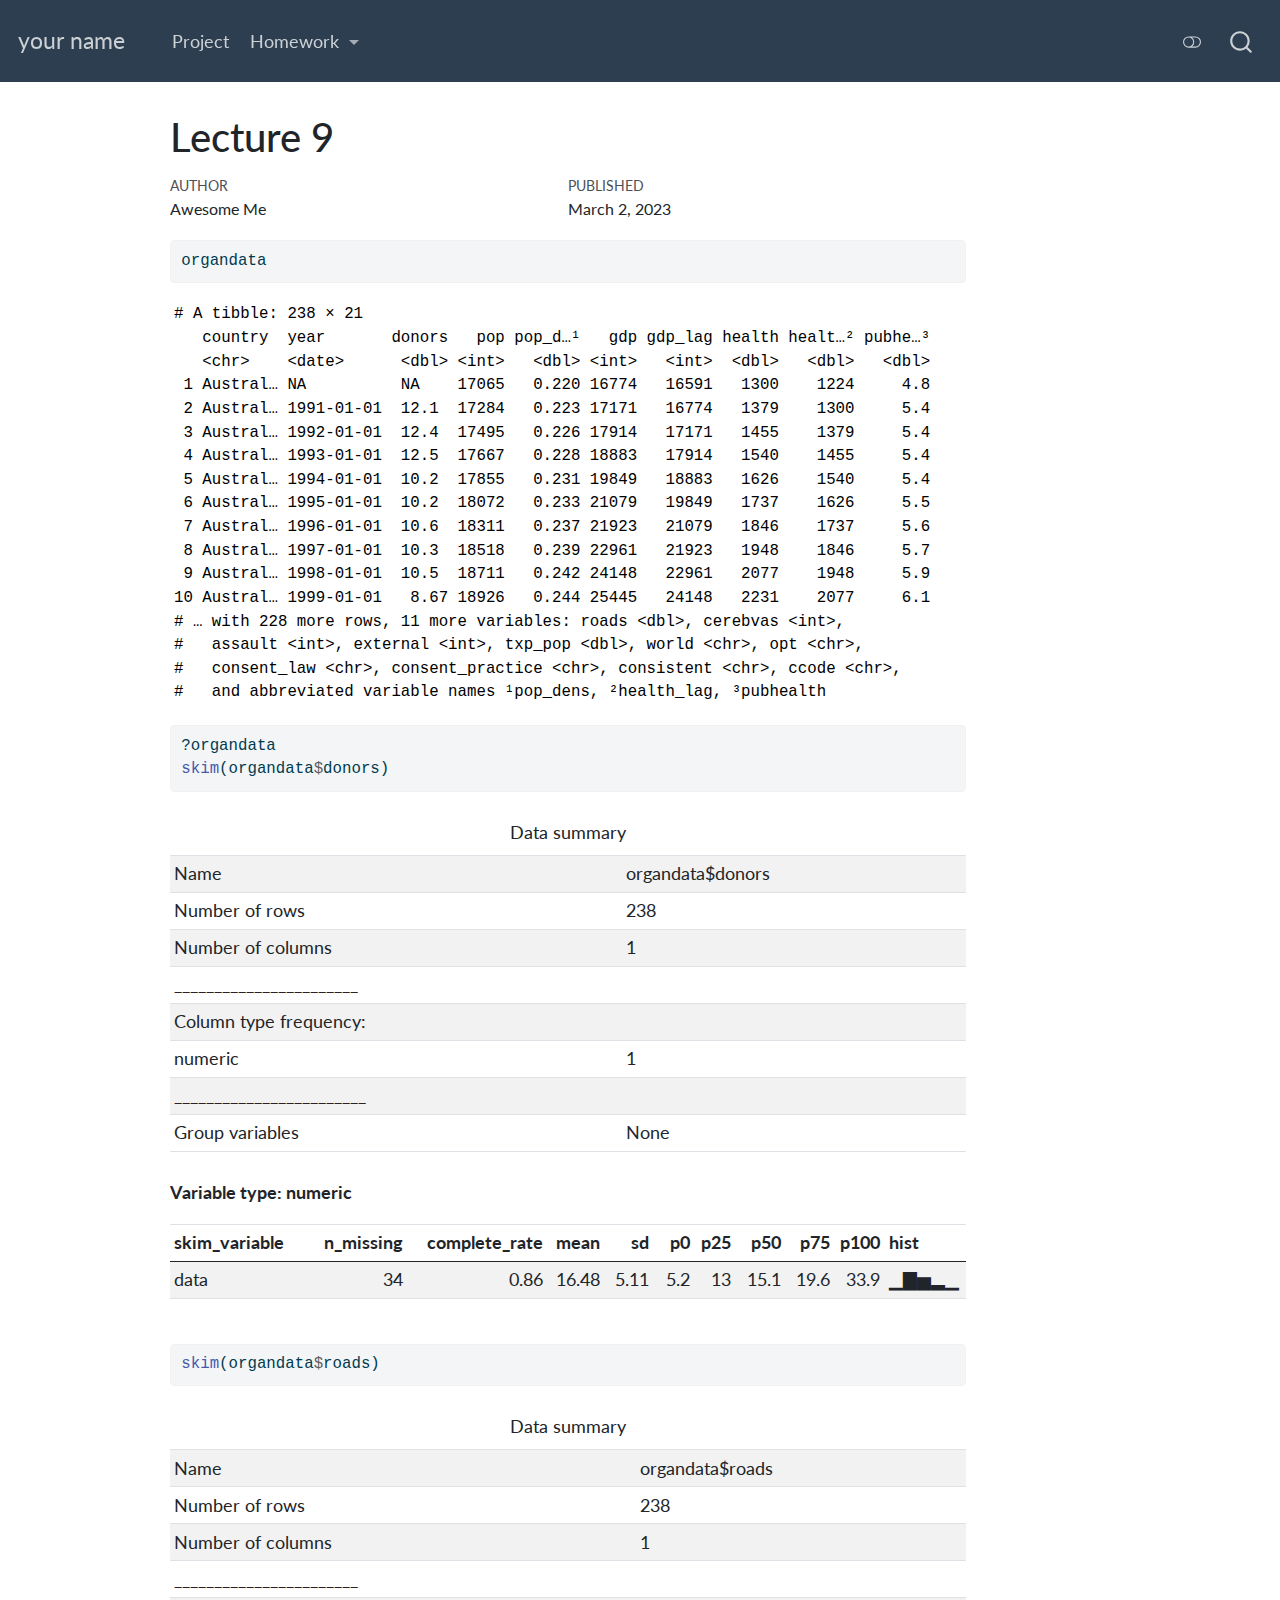
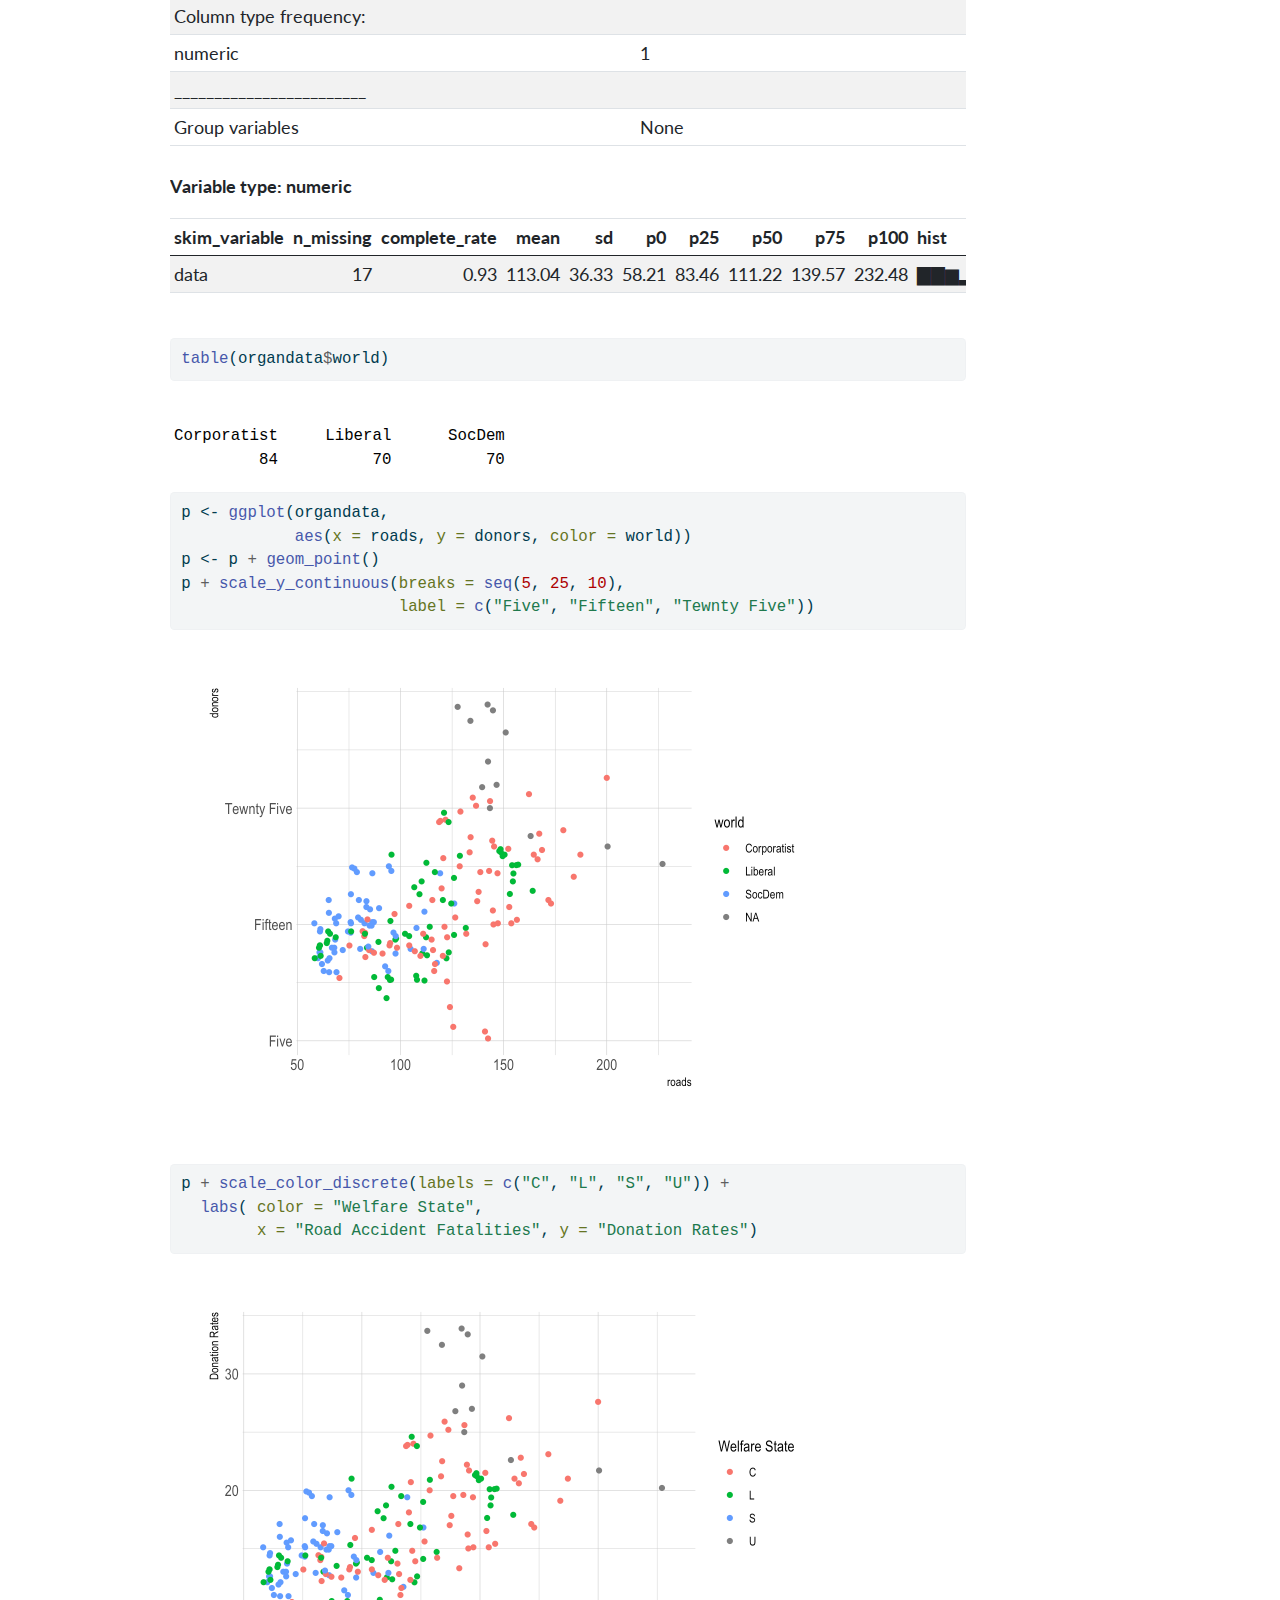
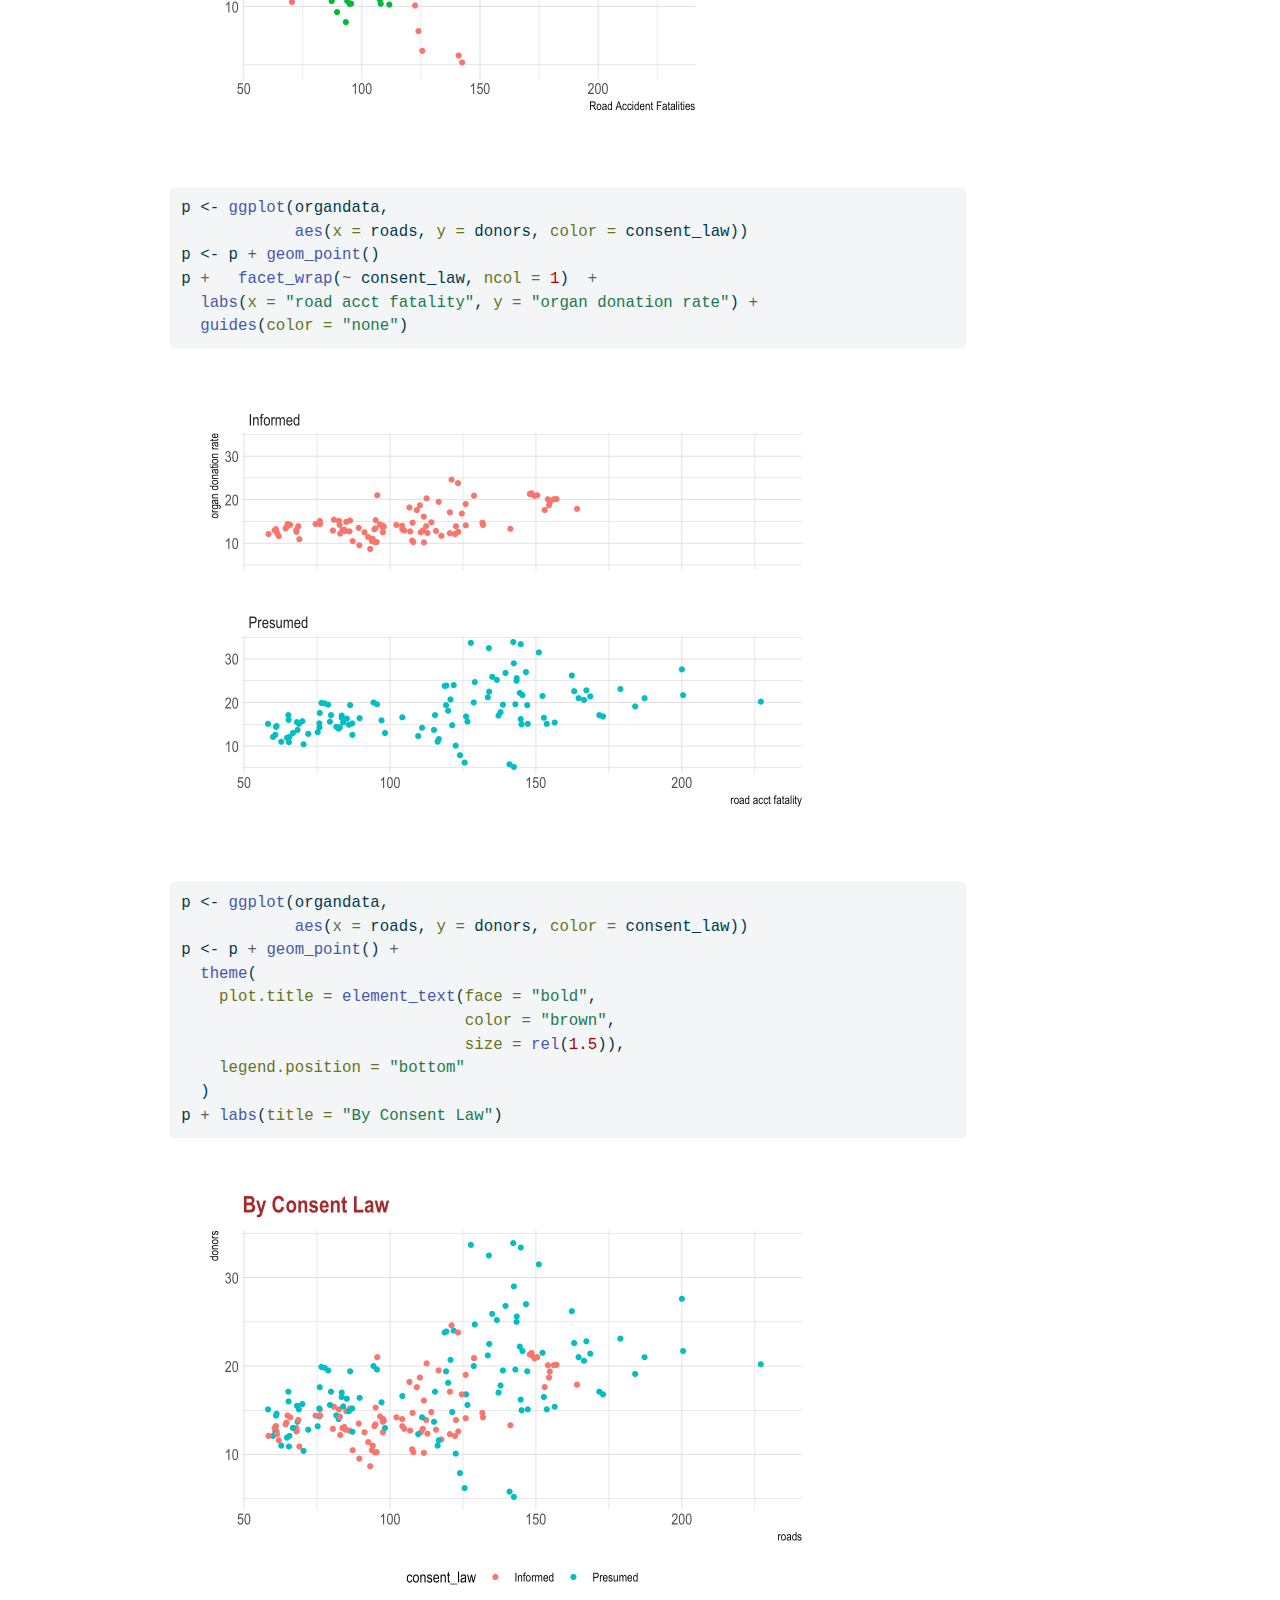
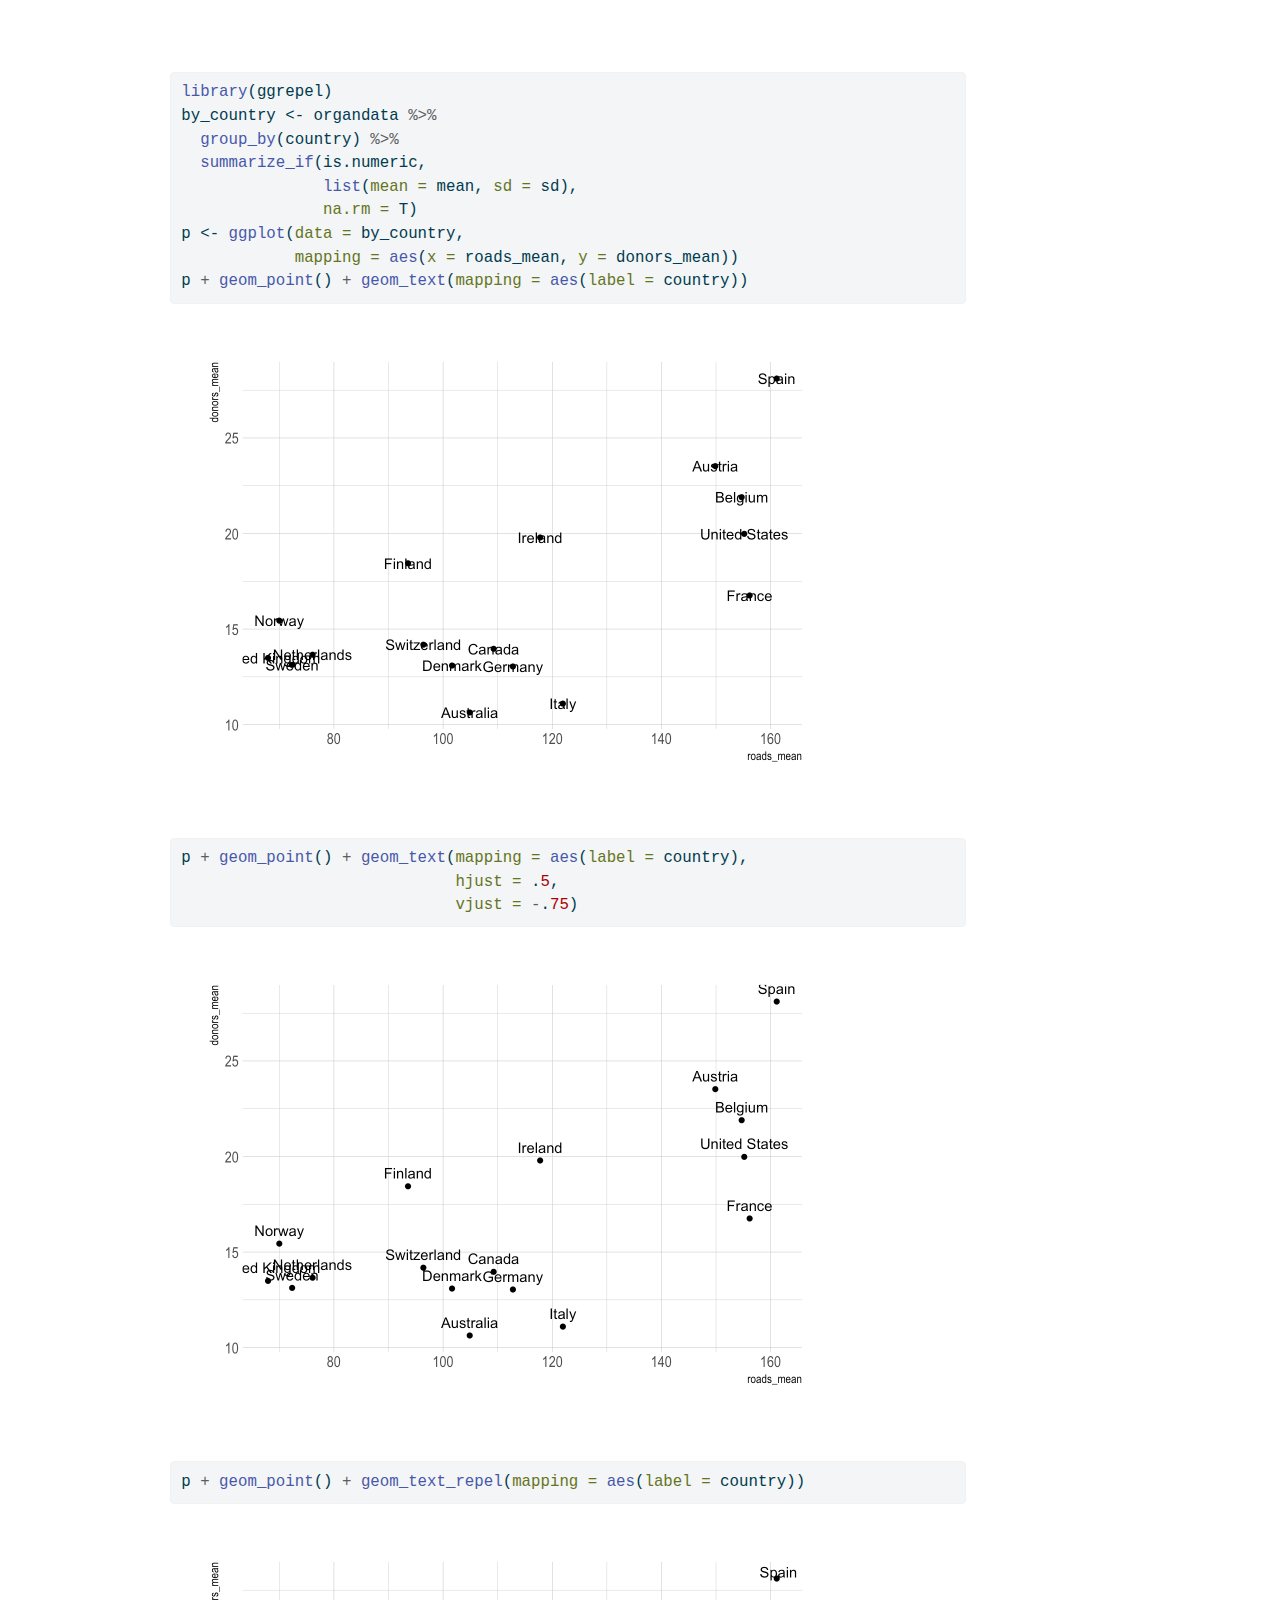
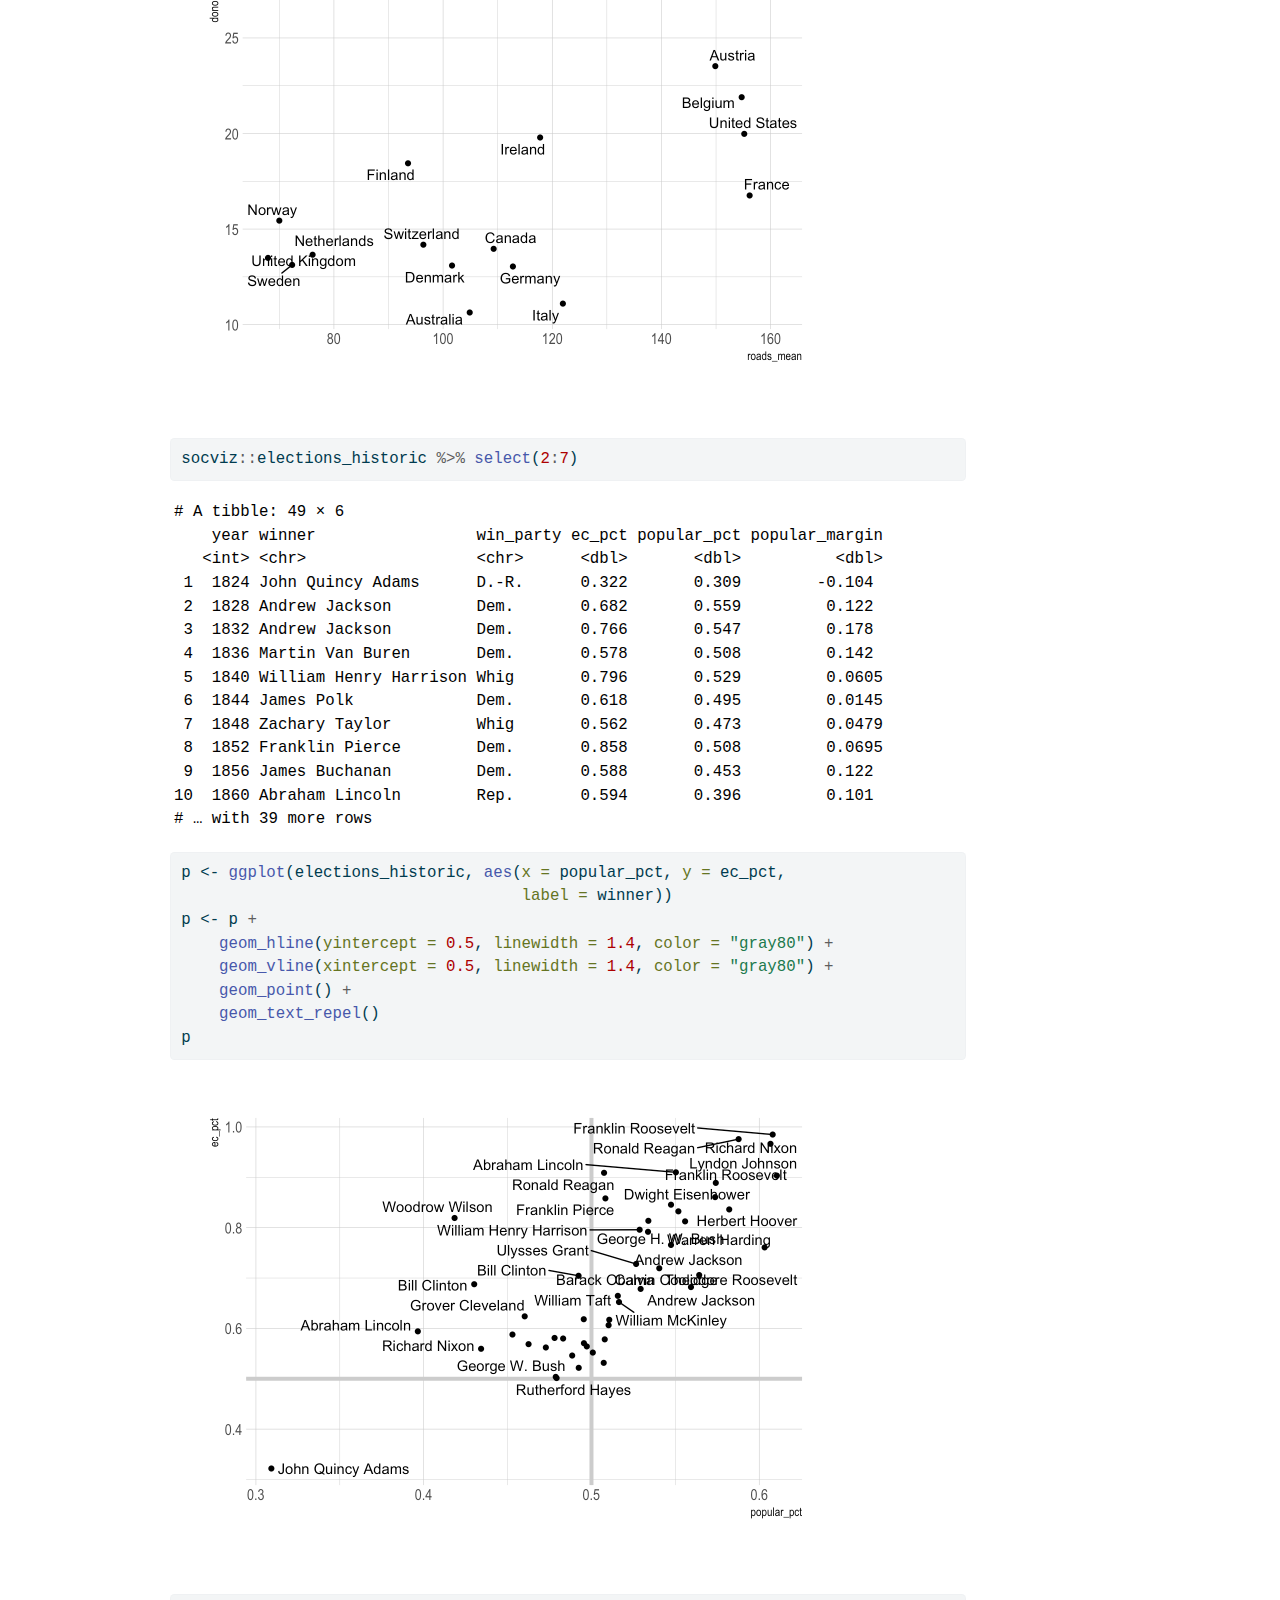
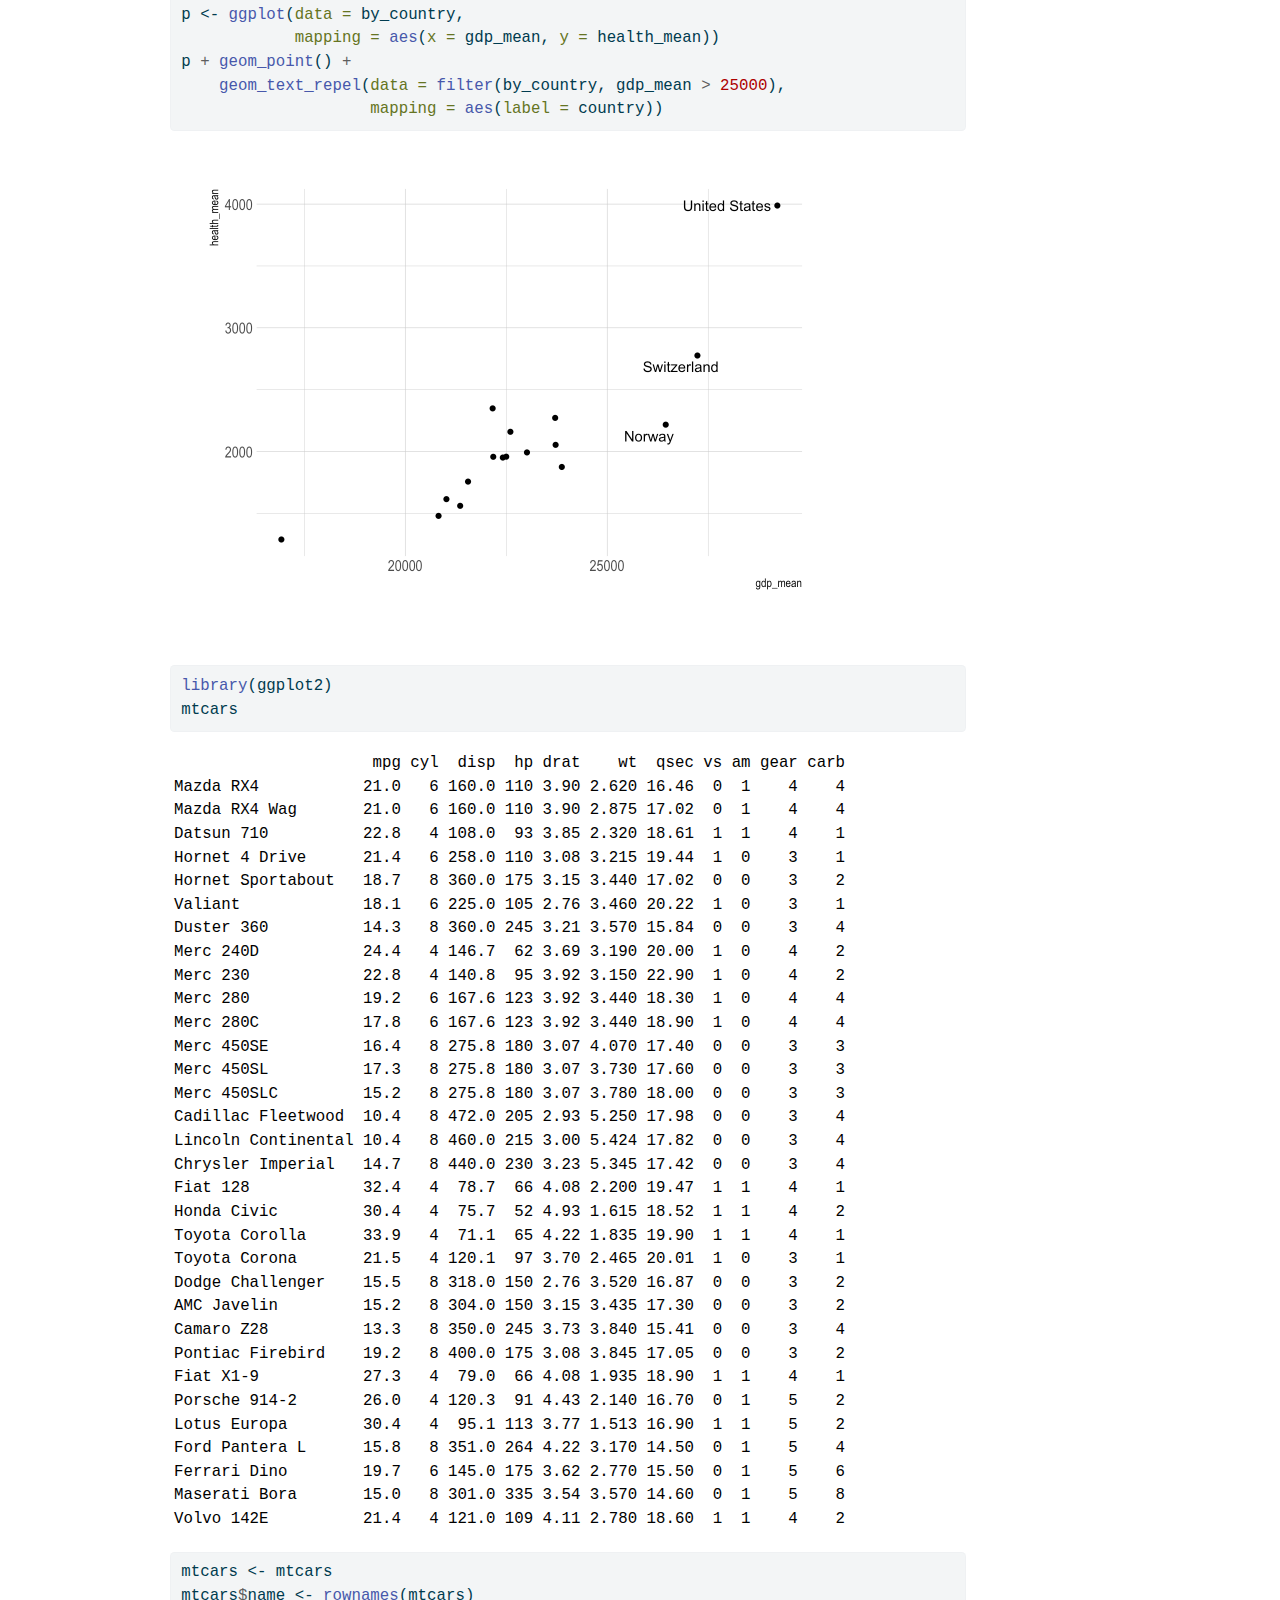
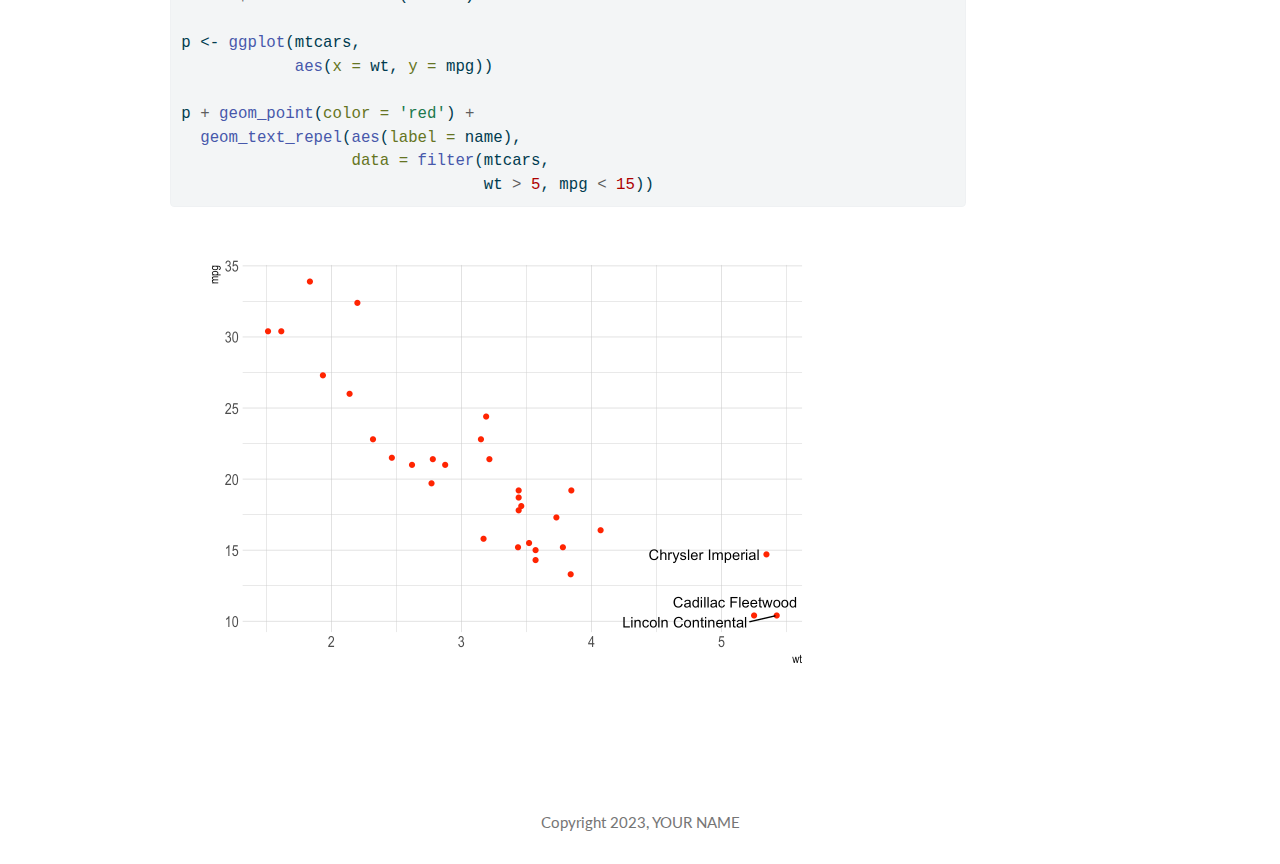
<file: docs/danl310-2023-02-21.html>
<!DOCTYPE html>
<html xmlns="http://www.w3.org/1999/xhtml" lang="en" xml:lang="en"><head>

<meta charset="utf-8">
<meta name="generator" content="quarto-1.2.335">

<meta name="viewport" content="width=device-width, initial-scale=1.0, user-scalable=yes">

<meta name="author" content="Awesome Me">
<meta name="dcterms.date" content="2023-03-02">

<title>your name - Lecture 9</title>
<style>
code{white-space: pre-wrap;}
span.smallcaps{font-variant: small-caps;}
div.columns{display: flex; gap: min(4vw, 1.5em);}
div.column{flex: auto; overflow-x: auto;}
div.hanging-indent{margin-left: 1.5em; text-indent: -1.5em;}
ul.task-list{list-style: none;}
ul.task-list li input[type="checkbox"] {
  width: 0.8em;
  margin: 0 0.8em 0.2em -1.6em;
  vertical-align: middle;
}
pre > code.sourceCode { white-space: pre; position: relative; }
pre > code.sourceCode > span { display: inline-block; line-height: 1.25; }
pre > code.sourceCode > span:empty { height: 1.2em; }
.sourceCode { overflow: visible; }
code.sourceCode > span { color: inherit; text-decoration: inherit; }
div.sourceCode { margin: 1em 0; }
pre.sourceCode { margin: 0; }
@media screen {
div.sourceCode { overflow: auto; }
}
@media print {
pre > code.sourceCode { white-space: pre-wrap; }
pre > code.sourceCode > span { text-indent: -5em; padding-left: 5em; }
}
pre.numberSource code
  { counter-reset: source-line 0; }
pre.numberSource code > span
  { position: relative; left: -4em; counter-increment: source-line; }
pre.numberSource code > span > a:first-child::before
  { content: counter(source-line);
    position: relative; left: -1em; text-align: right; vertical-align: baseline;
    border: none; display: inline-block;
    -webkit-touch-callout: none; -webkit-user-select: none;
    -khtml-user-select: none; -moz-user-select: none;
    -ms-user-select: none; user-select: none;
    padding: 0 4px; width: 4em;
    color: #aaaaaa;
  }
pre.numberSource { margin-left: 3em; border-left: 1px solid #aaaaaa;  padding-left: 4px; }
div.sourceCode
  {   }
@media screen {
pre > code.sourceCode > span > a:first-child::before { text-decoration: underline; }
}
code span.al { color: #ff0000; font-weight: bold; } /* Alert */
code span.an { color: #60a0b0; font-weight: bold; font-style: italic; } /* Annotation */
code span.at { color: #7d9029; } /* Attribute */
code span.bn { color: #40a070; } /* BaseN */
code span.bu { color: #008000; } /* BuiltIn */
code span.cf { color: #007020; font-weight: bold; } /* ControlFlow */
code span.ch { color: #4070a0; } /* Char */
code span.cn { color: #880000; } /* Constant */
code span.co { color: #60a0b0; font-style: italic; } /* Comment */
code span.cv { color: #60a0b0; font-weight: bold; font-style: italic; } /* CommentVar */
code span.do { color: #ba2121; font-style: italic; } /* Documentation */
code span.dt { color: #902000; } /* DataType */
code span.dv { color: #40a070; } /* DecVal */
code span.er { color: #ff0000; font-weight: bold; } /* Error */
code span.ex { } /* Extension */
code span.fl { color: #40a070; } /* Float */
code span.fu { color: #06287e; } /* Function */
code span.im { color: #008000; font-weight: bold; } /* Import */
code span.in { color: #60a0b0; font-weight: bold; font-style: italic; } /* Information */
code span.kw { color: #007020; font-weight: bold; } /* Keyword */
code span.op { color: #666666; } /* Operator */
code span.ot { color: #007020; } /* Other */
code span.pp { color: #bc7a00; } /* Preprocessor */
code span.sc { color: #4070a0; } /* SpecialChar */
code span.ss { color: #bb6688; } /* SpecialString */
code span.st { color: #4070a0; } /* String */
code span.va { color: #19177c; } /* Variable */
code span.vs { color: #4070a0; } /* VerbatimString */
code span.wa { color: #60a0b0; font-weight: bold; font-style: italic; } /* Warning */
</style>


<script src="site_libs/quarto-nav/quarto-nav.js"></script>
<script src="site_libs/clipboard/clipboard.min.js"></script>
<script src="site_libs/quarto-search/autocomplete.umd.js"></script>
<script src="site_libs/quarto-search/fuse.min.js"></script>
<script src="site_libs/quarto-search/quarto-search.js"></script>
<meta name="quarto:offset" content="./">
<script src="site_libs/quarto-html/quarto.js"></script>
<script src="site_libs/quarto-html/popper.min.js"></script>
<script src="site_libs/quarto-html/tippy.umd.min.js"></script>
<script src="site_libs/quarto-html/anchor.min.js"></script>
<link href="site_libs/quarto-html/tippy.css" rel="stylesheet">
<link href="site_libs/quarto-html/quarto-syntax-highlighting.css" rel="stylesheet" class="quarto-color-scheme" id="quarto-text-highlighting-styles">
<link href="site_libs/quarto-html/quarto-syntax-highlighting-dark.css" rel="prefetch" class="quarto-color-scheme quarto-color-alternate" id="quarto-text-highlighting-styles">
<script src="site_libs/bootstrap/bootstrap.min.js"></script>
<link href="site_libs/bootstrap/bootstrap-icons.css" rel="stylesheet">
<link href="site_libs/bootstrap/bootstrap.min.css" rel="stylesheet" class="quarto-color-scheme" id="quarto-bootstrap" data-mode="light">
<link href="site_libs/bootstrap/bootstrap-dark.min.css" rel="prefetch" class="quarto-color-scheme quarto-color-alternate" id="quarto-bootstrap" data-mode="dark">
<script id="quarto-search-options" type="application/json">{
  "location": "navbar",
  "copy-button": false,
  "collapse-after": 3,
  "panel-placement": "end",
  "type": "overlay",
  "limit": 20,
  "language": {
    "search-no-results-text": "No results",
    "search-matching-documents-text": "matching documents",
    "search-copy-link-title": "Copy link to search",
    "search-hide-matches-text": "Hide additional matches",
    "search-more-match-text": "more match in this document",
    "search-more-matches-text": "more matches in this document",
    "search-clear-button-title": "Clear",
    "search-detached-cancel-button-title": "Cancel",
    "search-submit-button-title": "Submit"
  }
}</script>


</head>

<body class="nav-fixed">

<div id="quarto-search-results"></div>
  <header id="quarto-header" class="headroom fixed-top">
    <nav class="navbar navbar-expand-lg navbar-dark ">
      <div class="navbar-container container-fluid">
      <div class="navbar-brand-container">
    <a class="navbar-brand" href="./index.html">
    <span class="navbar-title">your name</span>
    </a>
  </div>
          <button class="navbar-toggler" type="button" data-bs-toggle="collapse" data-bs-target="#navbarCollapse" aria-controls="navbarCollapse" aria-expanded="false" aria-label="Toggle navigation" onclick="if (window.quartoToggleHeadroom) { window.quartoToggleHeadroom(); }">
  <span class="navbar-toggler-icon"></span>
</button>
          <div class="collapse navbar-collapse" id="navbarCollapse">
            <ul class="navbar-nav navbar-nav-scroll me-auto">
  <li class="nav-item">
    <a class="nav-link" href="./teamproj0.html">
 <span class="menu-text">Project</span></a>
  </li>  
  <li class="nav-item dropdown ">
    <a class="nav-link dropdown-toggle" href="#" id="nav-menu-homework" role="button" data-bs-toggle="dropdown" aria-expanded="false">
 <span class="menu-text">Homework</span>
    </a>
    <ul class="dropdown-menu" aria-labelledby="nav-menu-homework">    
        <li>
    <a class="dropdown-item" href="./hw0.html">
 <span class="dropdown-text">hw0</span></a>
  </li>  
    </ul>
  </li>
</ul>
              <div class="quarto-toggle-container">
                  <a href="" class="quarto-color-scheme-toggle nav-link" onclick="window.quartoToggleColorScheme(); return false;" title="Toggle dark mode"><i class="bi"></i></a>
              </div>
              <div id="quarto-search" class="" title="Search"></div>
          </div> <!-- /navcollapse -->
      </div> <!-- /container-fluid -->
    </nav>
</header>
<!-- content -->
<div id="quarto-content" class="quarto-container page-columns page-rows-contents page-layout-article page-navbar">
<!-- sidebar -->
<!-- margin-sidebar -->
    <div id="quarto-margin-sidebar" class="sidebar margin-sidebar">
        
    </div>
<!-- main -->
<main class="content" id="quarto-document-content">

<header id="title-block-header" class="quarto-title-block default">
<div class="quarto-title">
<h1 class="title">Lecture 9</h1>
</div>



<div class="quarto-title-meta">

    <div>
    <div class="quarto-title-meta-heading">Author</div>
    <div class="quarto-title-meta-contents">
             <p>Awesome Me </p>
          </div>
  </div>
    
    <div>
    <div class="quarto-title-meta-heading">Published</div>
    <div class="quarto-title-meta-contents">
      <p class="date">March 2, 2023</p>
    </div>
  </div>
  
    
  </div>
  

</header>

<div class="cell">
<div class="sourceCode cell-code" id="cb1"><pre class="sourceCode r code-with-copy"><code class="sourceCode r"><span id="cb1-1"><a href="#cb1-1" aria-hidden="true" tabindex="-1"></a>organdata</span></code><button title="Copy to Clipboard" class="code-copy-button"><i class="bi"></i></button></pre></div>
<div class="cell-output cell-output-stdout">
<pre><code># A tibble: 238 × 21
   country  year       donors   pop pop_d…¹   gdp gdp_lag health healt…² pubhe…³
   &lt;chr&gt;    &lt;date&gt;      &lt;dbl&gt; &lt;int&gt;   &lt;dbl&gt; &lt;int&gt;   &lt;int&gt;  &lt;dbl&gt;   &lt;dbl&gt;   &lt;dbl&gt;
 1 Austral… NA          NA    17065   0.220 16774   16591   1300    1224     4.8
 2 Austral… 1991-01-01  12.1  17284   0.223 17171   16774   1379    1300     5.4
 3 Austral… 1992-01-01  12.4  17495   0.226 17914   17171   1455    1379     5.4
 4 Austral… 1993-01-01  12.5  17667   0.228 18883   17914   1540    1455     5.4
 5 Austral… 1994-01-01  10.2  17855   0.231 19849   18883   1626    1540     5.4
 6 Austral… 1995-01-01  10.2  18072   0.233 21079   19849   1737    1626     5.5
 7 Austral… 1996-01-01  10.6  18311   0.237 21923   21079   1846    1737     5.6
 8 Austral… 1997-01-01  10.3  18518   0.239 22961   21923   1948    1846     5.7
 9 Austral… 1998-01-01  10.5  18711   0.242 24148   22961   2077    1948     5.9
10 Austral… 1999-01-01   8.67 18926   0.244 25445   24148   2231    2077     6.1
# … with 228 more rows, 11 more variables: roads &lt;dbl&gt;, cerebvas &lt;int&gt;,
#   assault &lt;int&gt;, external &lt;int&gt;, txp_pop &lt;dbl&gt;, world &lt;chr&gt;, opt &lt;chr&gt;,
#   consent_law &lt;chr&gt;, consent_practice &lt;chr&gt;, consistent &lt;chr&gt;, ccode &lt;chr&gt;,
#   and abbreviated variable names ¹​pop_dens, ²​health_lag, ³​pubhealth</code></pre>
</div>
<div class="sourceCode cell-code" id="cb3"><pre class="sourceCode r code-with-copy"><code class="sourceCode r"><span id="cb3-1"><a href="#cb3-1" aria-hidden="true" tabindex="-1"></a>?organdata</span>
<span id="cb3-2"><a href="#cb3-2" aria-hidden="true" tabindex="-1"></a><span class="fu">skim</span>(organdata<span class="sc">$</span>donors)</span></code><button title="Copy to Clipboard" class="code-copy-button"><i class="bi"></i></button></pre></div>
<div class="cell-output-display">
<table class="table table-sm table-striped">
<caption>Data summary</caption>
<tbody>
<tr class="odd">
<td style="text-align: left;">Name</td>
<td style="text-align: left;">organdata$donors</td>
</tr>
<tr class="even">
<td style="text-align: left;">Number of rows</td>
<td style="text-align: left;">238</td>
</tr>
<tr class="odd">
<td style="text-align: left;">Number of columns</td>
<td style="text-align: left;">1</td>
</tr>
<tr class="even">
<td style="text-align: left;">_______________________</td>
<td style="text-align: left;"></td>
</tr>
<tr class="odd">
<td style="text-align: left;">Column type frequency:</td>
<td style="text-align: left;"></td>
</tr>
<tr class="even">
<td style="text-align: left;">numeric</td>
<td style="text-align: left;">1</td>
</tr>
<tr class="odd">
<td style="text-align: left;">________________________</td>
<td style="text-align: left;"></td>
</tr>
<tr class="even">
<td style="text-align: left;">Group variables</td>
<td style="text-align: left;">None</td>
</tr>
</tbody>
</table>
<p><strong>Variable type: numeric</strong></p>
<table class="table table-sm table-striped">
<colgroup>
<col style="width: 17%">
<col style="width: 12%">
<col style="width: 17%">
<col style="width: 7%">
<col style="width: 6%">
<col style="width: 5%">
<col style="width: 5%">
<col style="width: 6%">
<col style="width: 6%">
<col style="width: 6%">
<col style="width: 7%">
</colgroup>
<thead>
<tr class="header">
<th style="text-align: left;">skim_variable</th>
<th style="text-align: right;">n_missing</th>
<th style="text-align: right;">complete_rate</th>
<th style="text-align: right;">mean</th>
<th style="text-align: right;">sd</th>
<th style="text-align: right;">p0</th>
<th style="text-align: right;">p25</th>
<th style="text-align: right;">p50</th>
<th style="text-align: right;">p75</th>
<th style="text-align: right;">p100</th>
<th style="text-align: left;">hist</th>
</tr>
</thead>
<tbody>
<tr class="odd">
<td style="text-align: left;">data</td>
<td style="text-align: right;">34</td>
<td style="text-align: right;">0.86</td>
<td style="text-align: right;">16.48</td>
<td style="text-align: right;">5.11</td>
<td style="text-align: right;">5.2</td>
<td style="text-align: right;">13</td>
<td style="text-align: right;">15.1</td>
<td style="text-align: right;">19.6</td>
<td style="text-align: right;">33.9</td>
<td style="text-align: left;">▁▇▅▂▁</td>
</tr>
</tbody>
</table>
</div>
<div class="sourceCode cell-code" id="cb4"><pre class="sourceCode r code-with-copy"><code class="sourceCode r"><span id="cb4-1"><a href="#cb4-1" aria-hidden="true" tabindex="-1"></a><span class="fu">skim</span>(organdata<span class="sc">$</span>roads)</span></code><button title="Copy to Clipboard" class="code-copy-button"><i class="bi"></i></button></pre></div>
<div class="cell-output-display">
<table class="table table-sm table-striped">
<caption>Data summary</caption>
<tbody>
<tr class="odd">
<td style="text-align: left;">Name</td>
<td style="text-align: left;">organdata$roads</td>
</tr>
<tr class="even">
<td style="text-align: left;">Number of rows</td>
<td style="text-align: left;">238</td>
</tr>
<tr class="odd">
<td style="text-align: left;">Number of columns</td>
<td style="text-align: left;">1</td>
</tr>
<tr class="even">
<td style="text-align: left;">_______________________</td>
<td style="text-align: left;"></td>
</tr>
<tr class="odd">
<td style="text-align: left;">Column type frequency:</td>
<td style="text-align: left;"></td>
</tr>
<tr class="even">
<td style="text-align: left;">numeric</td>
<td style="text-align: left;">1</td>
</tr>
<tr class="odd">
<td style="text-align: left;">________________________</td>
<td style="text-align: left;"></td>
</tr>
<tr class="even">
<td style="text-align: left;">Group variables</td>
<td style="text-align: left;">None</td>
</tr>
</tbody>
</table>
<p><strong>Variable type: numeric</strong></p>
<table class="table table-sm table-striped">
<colgroup>
<col style="width: 15%">
<col style="width: 11%">
<col style="width: 15%">
<col style="width: 7%">
<col style="width: 6%">
<col style="width: 6%">
<col style="width: 6%">
<col style="width: 7%">
<col style="width: 7%">
<col style="width: 7%">
<col style="width: 6%">
</colgroup>
<thead>
<tr class="header">
<th style="text-align: left;">skim_variable</th>
<th style="text-align: right;">n_missing</th>
<th style="text-align: right;">complete_rate</th>
<th style="text-align: right;">mean</th>
<th style="text-align: right;">sd</th>
<th style="text-align: right;">p0</th>
<th style="text-align: right;">p25</th>
<th style="text-align: right;">p50</th>
<th style="text-align: right;">p75</th>
<th style="text-align: right;">p100</th>
<th style="text-align: left;">hist</th>
</tr>
</thead>
<tbody>
<tr class="odd">
<td style="text-align: left;">data</td>
<td style="text-align: right;">17</td>
<td style="text-align: right;">0.93</td>
<td style="text-align: right;">113.04</td>
<td style="text-align: right;">36.33</td>
<td style="text-align: right;">58.21</td>
<td style="text-align: right;">83.46</td>
<td style="text-align: right;">111.22</td>
<td style="text-align: right;">139.57</td>
<td style="text-align: right;">232.48</td>
<td style="text-align: left;">▇▇▆▂▁</td>
</tr>
</tbody>
</table>
</div>
<div class="sourceCode cell-code" id="cb5"><pre class="sourceCode r code-with-copy"><code class="sourceCode r"><span id="cb5-1"><a href="#cb5-1" aria-hidden="true" tabindex="-1"></a><span class="fu">table</span>(organdata<span class="sc">$</span>world)</span></code><button title="Copy to Clipboard" class="code-copy-button"><i class="bi"></i></button></pre></div>
<div class="cell-output cell-output-stdout">
<pre><code>
Corporatist     Liberal      SocDem 
         84          70          70 </code></pre>
</div>
</div>
<div class="cell">
<div class="sourceCode cell-code" id="cb7"><pre class="sourceCode r code-with-copy"><code class="sourceCode r"><span id="cb7-1"><a href="#cb7-1" aria-hidden="true" tabindex="-1"></a>p <span class="ot">&lt;-</span> <span class="fu">ggplot</span>(organdata,</span>
<span id="cb7-2"><a href="#cb7-2" aria-hidden="true" tabindex="-1"></a>            <span class="fu">aes</span>(<span class="at">x =</span> roads, <span class="at">y =</span> donors, <span class="at">color =</span> world))</span>
<span id="cb7-3"><a href="#cb7-3" aria-hidden="true" tabindex="-1"></a>p <span class="ot">&lt;-</span> p <span class="sc">+</span> <span class="fu">geom_point</span>()</span>
<span id="cb7-4"><a href="#cb7-4" aria-hidden="true" tabindex="-1"></a>p <span class="sc">+</span> <span class="fu">scale_y_continuous</span>(<span class="at">breaks =</span> <span class="fu">seq</span>(<span class="dv">5</span>, <span class="dv">25</span>, <span class="dv">10</span>),</span>
<span id="cb7-5"><a href="#cb7-5" aria-hidden="true" tabindex="-1"></a>                       <span class="at">label =</span> <span class="fu">c</span>(<span class="st">"Five"</span>, <span class="st">"Fifteen"</span>, <span class="st">"Tewnty Five"</span>))</span></code><button title="Copy to Clipboard" class="code-copy-button"><i class="bi"></i></button></pre></div>
<div class="cell-output-display">
<p><img src="danl310-2023-02-21_files/figure-html/unnamed-chunk-2-1.png" class="img-fluid" width="672"></p>
</div>
</div>
<div class="cell">
<div class="sourceCode cell-code" id="cb8"><pre class="sourceCode r code-with-copy"><code class="sourceCode r"><span id="cb8-1"><a href="#cb8-1" aria-hidden="true" tabindex="-1"></a>p <span class="sc">+</span> <span class="fu">scale_color_discrete</span>(<span class="at">labels =</span> <span class="fu">c</span>(<span class="st">"C"</span>, <span class="st">"L"</span>, <span class="st">"S"</span>, <span class="st">"U"</span>)) <span class="sc">+</span></span>
<span id="cb8-2"><a href="#cb8-2" aria-hidden="true" tabindex="-1"></a>  <span class="fu">labs</span>( <span class="at">color =</span> <span class="st">"Welfare State"</span>,</span>
<span id="cb8-3"><a href="#cb8-3" aria-hidden="true" tabindex="-1"></a>        <span class="at">x =</span> <span class="st">"Road Accident Fatalities"</span>, <span class="at">y =</span> <span class="st">"Donation Rates"</span>)</span></code><button title="Copy to Clipboard" class="code-copy-button"><i class="bi"></i></button></pre></div>
<div class="cell-output-display">
<p><img src="danl310-2023-02-21_files/figure-html/unnamed-chunk-3-1.png" class="img-fluid" width="672"></p>
</div>
</div>
<div class="cell">
<div class="sourceCode cell-code" id="cb9"><pre class="sourceCode r code-with-copy"><code class="sourceCode r"><span id="cb9-1"><a href="#cb9-1" aria-hidden="true" tabindex="-1"></a>p <span class="ot">&lt;-</span> <span class="fu">ggplot</span>(organdata,</span>
<span id="cb9-2"><a href="#cb9-2" aria-hidden="true" tabindex="-1"></a>            <span class="fu">aes</span>(<span class="at">x =</span> roads, <span class="at">y =</span> donors, <span class="at">color =</span> consent_law))</span>
<span id="cb9-3"><a href="#cb9-3" aria-hidden="true" tabindex="-1"></a>p <span class="ot">&lt;-</span> p <span class="sc">+</span> <span class="fu">geom_point</span>()</span>
<span id="cb9-4"><a href="#cb9-4" aria-hidden="true" tabindex="-1"></a>p <span class="sc">+</span>   <span class="fu">facet_wrap</span>(<span class="sc">~</span> consent_law, <span class="at">ncol =</span> <span class="dv">1</span>)  <span class="sc">+</span></span>
<span id="cb9-5"><a href="#cb9-5" aria-hidden="true" tabindex="-1"></a>  <span class="fu">labs</span>(<span class="at">x =</span> <span class="st">"road acct fatality"</span>, <span class="at">y =</span> <span class="st">"organ donation rate"</span>) <span class="sc">+</span></span>
<span id="cb9-6"><a href="#cb9-6" aria-hidden="true" tabindex="-1"></a>  <span class="fu">guides</span>(<span class="at">color =</span> <span class="st">"none"</span>) </span></code><button title="Copy to Clipboard" class="code-copy-button"><i class="bi"></i></button></pre></div>
<div class="cell-output-display">
<p><img src="danl310-2023-02-21_files/figure-html/unnamed-chunk-4-1.png" class="img-fluid" width="672"></p>
</div>
</div>
<div class="cell">
<div class="sourceCode cell-code" id="cb10"><pre class="sourceCode r code-with-copy"><code class="sourceCode r"><span id="cb10-1"><a href="#cb10-1" aria-hidden="true" tabindex="-1"></a>p <span class="ot">&lt;-</span> <span class="fu">ggplot</span>(organdata,</span>
<span id="cb10-2"><a href="#cb10-2" aria-hidden="true" tabindex="-1"></a>            <span class="fu">aes</span>(<span class="at">x =</span> roads, <span class="at">y =</span> donors, <span class="at">color =</span> consent_law))</span>
<span id="cb10-3"><a href="#cb10-3" aria-hidden="true" tabindex="-1"></a>p <span class="ot">&lt;-</span> p <span class="sc">+</span> <span class="fu">geom_point</span>() <span class="sc">+</span> </span>
<span id="cb10-4"><a href="#cb10-4" aria-hidden="true" tabindex="-1"></a>  <span class="fu">theme</span>(</span>
<span id="cb10-5"><a href="#cb10-5" aria-hidden="true" tabindex="-1"></a>    <span class="at">plot.title =</span> <span class="fu">element_text</span>(<span class="at">face =</span> <span class="st">"bold"</span>,</span>
<span id="cb10-6"><a href="#cb10-6" aria-hidden="true" tabindex="-1"></a>                              <span class="at">color =</span> <span class="st">"brown"</span>,</span>
<span id="cb10-7"><a href="#cb10-7" aria-hidden="true" tabindex="-1"></a>                              <span class="at">size =</span> <span class="fu">rel</span>(<span class="fl">1.5</span>)),</span>
<span id="cb10-8"><a href="#cb10-8" aria-hidden="true" tabindex="-1"></a>    <span class="at">legend.position =</span> <span class="st">"bottom"</span></span>
<span id="cb10-9"><a href="#cb10-9" aria-hidden="true" tabindex="-1"></a>  )</span>
<span id="cb10-10"><a href="#cb10-10" aria-hidden="true" tabindex="-1"></a>p <span class="sc">+</span> <span class="fu">labs</span>(<span class="at">title =</span> <span class="st">"By Consent Law"</span>)</span></code><button title="Copy to Clipboard" class="code-copy-button"><i class="bi"></i></button></pre></div>
<div class="cell-output-display">
<p><img src="danl310-2023-02-21_files/figure-html/unnamed-chunk-5-1.png" class="img-fluid" width="672"></p>
</div>
</div>
<div class="cell">
<div class="sourceCode cell-code" id="cb11"><pre class="sourceCode r code-with-copy"><code class="sourceCode r"><span id="cb11-1"><a href="#cb11-1" aria-hidden="true" tabindex="-1"></a><span class="fu">library</span>(ggrepel)</span>
<span id="cb11-2"><a href="#cb11-2" aria-hidden="true" tabindex="-1"></a>by_country <span class="ot">&lt;-</span> organdata <span class="sc">%&gt;%</span> </span>
<span id="cb11-3"><a href="#cb11-3" aria-hidden="true" tabindex="-1"></a>  <span class="fu">group_by</span>(country) <span class="sc">%&gt;%</span> </span>
<span id="cb11-4"><a href="#cb11-4" aria-hidden="true" tabindex="-1"></a>  <span class="fu">summarize_if</span>(is.numeric,</span>
<span id="cb11-5"><a href="#cb11-5" aria-hidden="true" tabindex="-1"></a>               <span class="fu">list</span>(<span class="at">mean =</span> mean, <span class="at">sd =</span> sd),</span>
<span id="cb11-6"><a href="#cb11-6" aria-hidden="true" tabindex="-1"></a>               <span class="at">na.rm =</span> T)</span>
<span id="cb11-7"><a href="#cb11-7" aria-hidden="true" tabindex="-1"></a>p <span class="ot">&lt;-</span> <span class="fu">ggplot</span>(<span class="at">data =</span> by_country,</span>
<span id="cb11-8"><a href="#cb11-8" aria-hidden="true" tabindex="-1"></a>            <span class="at">mapping =</span> <span class="fu">aes</span>(<span class="at">x =</span> roads_mean, <span class="at">y =</span> donors_mean))</span>
<span id="cb11-9"><a href="#cb11-9" aria-hidden="true" tabindex="-1"></a>p <span class="sc">+</span> <span class="fu">geom_point</span>() <span class="sc">+</span> <span class="fu">geom_text</span>(<span class="at">mapping =</span> <span class="fu">aes</span>(<span class="at">label =</span> country))</span></code><button title="Copy to Clipboard" class="code-copy-button"><i class="bi"></i></button></pre></div>
<div class="cell-output-display">
<p><img src="danl310-2023-02-21_files/figure-html/unnamed-chunk-6-1.png" class="img-fluid" width="672"></p>
</div>
<div class="sourceCode cell-code" id="cb12"><pre class="sourceCode r code-with-copy"><code class="sourceCode r"><span id="cb12-1"><a href="#cb12-1" aria-hidden="true" tabindex="-1"></a>p <span class="sc">+</span> <span class="fu">geom_point</span>() <span class="sc">+</span> <span class="fu">geom_text</span>(<span class="at">mapping =</span> <span class="fu">aes</span>(<span class="at">label =</span> country),</span>
<span id="cb12-2"><a href="#cb12-2" aria-hidden="true" tabindex="-1"></a>                             <span class="at">hjust =</span> .<span class="dv">5</span>,</span>
<span id="cb12-3"><a href="#cb12-3" aria-hidden="true" tabindex="-1"></a>                             <span class="at">vjust =</span> <span class="sc">-</span>.<span class="dv">75</span>)</span></code><button title="Copy to Clipboard" class="code-copy-button"><i class="bi"></i></button></pre></div>
<div class="cell-output-display">
<p><img src="danl310-2023-02-21_files/figure-html/unnamed-chunk-6-2.png" class="img-fluid" width="672"></p>
</div>
<div class="sourceCode cell-code" id="cb13"><pre class="sourceCode r code-with-copy"><code class="sourceCode r"><span id="cb13-1"><a href="#cb13-1" aria-hidden="true" tabindex="-1"></a>p <span class="sc">+</span> <span class="fu">geom_point</span>() <span class="sc">+</span> <span class="fu">geom_text_repel</span>(<span class="at">mapping =</span> <span class="fu">aes</span>(<span class="at">label =</span> country))</span></code><button title="Copy to Clipboard" class="code-copy-button"><i class="bi"></i></button></pre></div>
<div class="cell-output-display">
<p><img src="danl310-2023-02-21_files/figure-html/unnamed-chunk-6-3.png" class="img-fluid" width="672"></p>
</div>
</div>
<div class="cell">
<div class="sourceCode cell-code" id="cb14"><pre class="sourceCode r code-with-copy"><code class="sourceCode r"><span id="cb14-1"><a href="#cb14-1" aria-hidden="true" tabindex="-1"></a>socviz<span class="sc">::</span>elections_historic <span class="sc">%&gt;%</span> <span class="fu">select</span>(<span class="dv">2</span><span class="sc">:</span><span class="dv">7</span>)</span></code><button title="Copy to Clipboard" class="code-copy-button"><i class="bi"></i></button></pre></div>
<div class="cell-output cell-output-stdout">
<pre><code># A tibble: 49 × 6
    year winner                 win_party ec_pct popular_pct popular_margin
   &lt;int&gt; &lt;chr&gt;                  &lt;chr&gt;      &lt;dbl&gt;       &lt;dbl&gt;          &lt;dbl&gt;
 1  1824 John Quincy Adams      D.-R.      0.322       0.309        -0.104 
 2  1828 Andrew Jackson         Dem.       0.682       0.559         0.122 
 3  1832 Andrew Jackson         Dem.       0.766       0.547         0.178 
 4  1836 Martin Van Buren       Dem.       0.578       0.508         0.142 
 5  1840 William Henry Harrison Whig       0.796       0.529         0.0605
 6  1844 James Polk             Dem.       0.618       0.495         0.0145
 7  1848 Zachary Taylor         Whig       0.562       0.473         0.0479
 8  1852 Franklin Pierce        Dem.       0.858       0.508         0.0695
 9  1856 James Buchanan         Dem.       0.588       0.453         0.122 
10  1860 Abraham Lincoln        Rep.       0.594       0.396         0.101 
# … with 39 more rows</code></pre>
</div>
</div>
<div class="cell">
<div class="sourceCode cell-code" id="cb16"><pre class="sourceCode r code-with-copy"><code class="sourceCode r"><span id="cb16-1"><a href="#cb16-1" aria-hidden="true" tabindex="-1"></a>p <span class="ot">&lt;-</span> <span class="fu">ggplot</span>(elections_historic, <span class="fu">aes</span>(<span class="at">x =</span> popular_pct, <span class="at">y =</span> ec_pct,</span>
<span id="cb16-2"><a href="#cb16-2" aria-hidden="true" tabindex="-1"></a>                                    <span class="at">label =</span> winner))</span>
<span id="cb16-3"><a href="#cb16-3" aria-hidden="true" tabindex="-1"></a>p <span class="ot">&lt;-</span> p <span class="sc">+</span> </span>
<span id="cb16-4"><a href="#cb16-4" aria-hidden="true" tabindex="-1"></a>    <span class="fu">geom_hline</span>(<span class="at">yintercept =</span> <span class="fl">0.5</span>, <span class="at">linewidth =</span> <span class="fl">1.4</span>, <span class="at">color =</span> <span class="st">"gray80"</span>) <span class="sc">+</span></span>
<span id="cb16-5"><a href="#cb16-5" aria-hidden="true" tabindex="-1"></a>    <span class="fu">geom_vline</span>(<span class="at">xintercept =</span> <span class="fl">0.5</span>, <span class="at">linewidth =</span> <span class="fl">1.4</span>, <span class="at">color =</span> <span class="st">"gray80"</span>) <span class="sc">+</span></span>
<span id="cb16-6"><a href="#cb16-6" aria-hidden="true" tabindex="-1"></a>    <span class="fu">geom_point</span>() <span class="sc">+</span></span>
<span id="cb16-7"><a href="#cb16-7" aria-hidden="true" tabindex="-1"></a>    <span class="fu">geom_text_repel</span>()</span>
<span id="cb16-8"><a href="#cb16-8" aria-hidden="true" tabindex="-1"></a>p</span></code><button title="Copy to Clipboard" class="code-copy-button"><i class="bi"></i></button></pre></div>
<div class="cell-output-display">
<p><img src="danl310-2023-02-21_files/figure-html/unnamed-chunk-8-1.png" class="img-fluid" width="672"></p>
</div>
</div>
<div class="cell">
<div class="sourceCode cell-code" id="cb17"><pre class="sourceCode r code-with-copy"><code class="sourceCode r"><span id="cb17-1"><a href="#cb17-1" aria-hidden="true" tabindex="-1"></a>p <span class="ot">&lt;-</span> <span class="fu">ggplot</span>(<span class="at">data =</span> by_country,</span>
<span id="cb17-2"><a href="#cb17-2" aria-hidden="true" tabindex="-1"></a>            <span class="at">mapping =</span> <span class="fu">aes</span>(<span class="at">x =</span> gdp_mean, <span class="at">y =</span> health_mean))</span>
<span id="cb17-3"><a href="#cb17-3" aria-hidden="true" tabindex="-1"></a>p <span class="sc">+</span> <span class="fu">geom_point</span>() <span class="sc">+</span></span>
<span id="cb17-4"><a href="#cb17-4" aria-hidden="true" tabindex="-1"></a>    <span class="fu">geom_text_repel</span>(<span class="at">data =</span> <span class="fu">filter</span>(by_country, gdp_mean <span class="sc">&gt;</span> <span class="dv">25000</span>),</span>
<span id="cb17-5"><a href="#cb17-5" aria-hidden="true" tabindex="-1"></a>                    <span class="at">mapping =</span> <span class="fu">aes</span>(<span class="at">label =</span> country))</span></code><button title="Copy to Clipboard" class="code-copy-button"><i class="bi"></i></button></pre></div>
<div class="cell-output-display">
<p><img src="danl310-2023-02-21_files/figure-html/unnamed-chunk-9-1.png" class="img-fluid" width="672"></p>
</div>
</div>
<div class="cell">
<div class="sourceCode cell-code" id="cb18"><pre class="sourceCode r code-with-copy"><code class="sourceCode r"><span id="cb18-1"><a href="#cb18-1" aria-hidden="true" tabindex="-1"></a><span class="fu">library</span>(ggplot2)</span>
<span id="cb18-2"><a href="#cb18-2" aria-hidden="true" tabindex="-1"></a>mtcars</span></code><button title="Copy to Clipboard" class="code-copy-button"><i class="bi"></i></button></pre></div>
<div class="cell-output cell-output-stdout">
<pre><code>                     mpg cyl  disp  hp drat    wt  qsec vs am gear carb
Mazda RX4           21.0   6 160.0 110 3.90 2.620 16.46  0  1    4    4
Mazda RX4 Wag       21.0   6 160.0 110 3.90 2.875 17.02  0  1    4    4
Datsun 710          22.8   4 108.0  93 3.85 2.320 18.61  1  1    4    1
Hornet 4 Drive      21.4   6 258.0 110 3.08 3.215 19.44  1  0    3    1
Hornet Sportabout   18.7   8 360.0 175 3.15 3.440 17.02  0  0    3    2
Valiant             18.1   6 225.0 105 2.76 3.460 20.22  1  0    3    1
Duster 360          14.3   8 360.0 245 3.21 3.570 15.84  0  0    3    4
Merc 240D           24.4   4 146.7  62 3.69 3.190 20.00  1  0    4    2
Merc 230            22.8   4 140.8  95 3.92 3.150 22.90  1  0    4    2
Merc 280            19.2   6 167.6 123 3.92 3.440 18.30  1  0    4    4
Merc 280C           17.8   6 167.6 123 3.92 3.440 18.90  1  0    4    4
Merc 450SE          16.4   8 275.8 180 3.07 4.070 17.40  0  0    3    3
Merc 450SL          17.3   8 275.8 180 3.07 3.730 17.60  0  0    3    3
Merc 450SLC         15.2   8 275.8 180 3.07 3.780 18.00  0  0    3    3
Cadillac Fleetwood  10.4   8 472.0 205 2.93 5.250 17.98  0  0    3    4
Lincoln Continental 10.4   8 460.0 215 3.00 5.424 17.82  0  0    3    4
Chrysler Imperial   14.7   8 440.0 230 3.23 5.345 17.42  0  0    3    4
Fiat 128            32.4   4  78.7  66 4.08 2.200 19.47  1  1    4    1
Honda Civic         30.4   4  75.7  52 4.93 1.615 18.52  1  1    4    2
Toyota Corolla      33.9   4  71.1  65 4.22 1.835 19.90  1  1    4    1
Toyota Corona       21.5   4 120.1  97 3.70 2.465 20.01  1  0    3    1
Dodge Challenger    15.5   8 318.0 150 2.76 3.520 16.87  0  0    3    2
AMC Javelin         15.2   8 304.0 150 3.15 3.435 17.30  0  0    3    2
Camaro Z28          13.3   8 350.0 245 3.73 3.840 15.41  0  0    3    4
Pontiac Firebird    19.2   8 400.0 175 3.08 3.845 17.05  0  0    3    2
Fiat X1-9           27.3   4  79.0  66 4.08 1.935 18.90  1  1    4    1
Porsche 914-2       26.0   4 120.3  91 4.43 2.140 16.70  0  1    5    2
Lotus Europa        30.4   4  95.1 113 3.77 1.513 16.90  1  1    5    2
Ford Pantera L      15.8   8 351.0 264 4.22 3.170 14.50  0  1    5    4
Ferrari Dino        19.7   6 145.0 175 3.62 2.770 15.50  0  1    5    6
Maserati Bora       15.0   8 301.0 335 3.54 3.570 14.60  0  1    5    8
Volvo 142E          21.4   4 121.0 109 4.11 2.780 18.60  1  1    4    2</code></pre>
</div>
<div class="sourceCode cell-code" id="cb20"><pre class="sourceCode r code-with-copy"><code class="sourceCode r"><span id="cb20-1"><a href="#cb20-1" aria-hidden="true" tabindex="-1"></a>mtcars <span class="ot">&lt;-</span> mtcars</span>
<span id="cb20-2"><a href="#cb20-2" aria-hidden="true" tabindex="-1"></a>mtcars<span class="sc">$</span>name <span class="ot">&lt;-</span> <span class="fu">rownames</span>(mtcars)</span>
<span id="cb20-3"><a href="#cb20-3" aria-hidden="true" tabindex="-1"></a></span>
<span id="cb20-4"><a href="#cb20-4" aria-hidden="true" tabindex="-1"></a>p <span class="ot">&lt;-</span> <span class="fu">ggplot</span>(mtcars,</span>
<span id="cb20-5"><a href="#cb20-5" aria-hidden="true" tabindex="-1"></a>            <span class="fu">aes</span>(<span class="at">x =</span> wt, <span class="at">y =</span> mpg))</span>
<span id="cb20-6"><a href="#cb20-6" aria-hidden="true" tabindex="-1"></a></span>
<span id="cb20-7"><a href="#cb20-7" aria-hidden="true" tabindex="-1"></a>p <span class="sc">+</span> <span class="fu">geom_point</span>(<span class="at">color =</span> <span class="st">'red'</span>) <span class="sc">+</span></span>
<span id="cb20-8"><a href="#cb20-8" aria-hidden="true" tabindex="-1"></a>  <span class="fu">geom_text_repel</span>(<span class="fu">aes</span>(<span class="at">label =</span> name),</span>
<span id="cb20-9"><a href="#cb20-9" aria-hidden="true" tabindex="-1"></a>                  <span class="at">data =</span> <span class="fu">filter</span>(mtcars,</span>
<span id="cb20-10"><a href="#cb20-10" aria-hidden="true" tabindex="-1"></a>                                wt <span class="sc">&gt;</span> <span class="dv">5</span>, mpg <span class="sc">&lt;</span> <span class="dv">15</span>))</span></code><button title="Copy to Clipboard" class="code-copy-button"><i class="bi"></i></button></pre></div>
<div class="cell-output-display">
<p><img src="danl310-2023-02-21_files/figure-html/unnamed-chunk-10-1.png" class="img-fluid" width="672"></p>
</div>
</div>



</main> <!-- /main -->
<script type="text/javascript" src="links.js"></script>
<script id="quarto-html-after-body" type="application/javascript">
window.document.addEventListener("DOMContentLoaded", function (event) {
  const toggleBodyColorMode = (bsSheetEl) => {
    const mode = bsSheetEl.getAttribute("data-mode");
    const bodyEl = window.document.querySelector("body");
    if (mode === "dark") {
      bodyEl.classList.add("quarto-dark");
      bodyEl.classList.remove("quarto-light");
    } else {
      bodyEl.classList.add("quarto-light");
      bodyEl.classList.remove("quarto-dark");
    }
  }
  const toggleBodyColorPrimary = () => {
    const bsSheetEl = window.document.querySelector("link#quarto-bootstrap");
    if (bsSheetEl) {
      toggleBodyColorMode(bsSheetEl);
    }
  }
  toggleBodyColorPrimary();  
  const disableStylesheet = (stylesheets) => {
    for (let i=0; i < stylesheets.length; i++) {
      const stylesheet = stylesheets[i];
      stylesheet.rel = 'prefetch';
    }
  }
  const enableStylesheet = (stylesheets) => {
    for (let i=0; i < stylesheets.length; i++) {
      const stylesheet = stylesheets[i];
      stylesheet.rel = 'stylesheet';
    }
  }
  const manageTransitions = (selector, allowTransitions) => {
    const els = window.document.querySelectorAll(selector);
    for (let i=0; i < els.length; i++) {
      const el = els[i];
      if (allowTransitions) {
        el.classList.remove('notransition');
      } else {
        el.classList.add('notransition');
      }
    }
  }
  const toggleColorMode = (alternate) => {
    // Switch the stylesheets
    const alternateStylesheets = window.document.querySelectorAll('link.quarto-color-scheme.quarto-color-alternate');
    manageTransitions('#quarto-margin-sidebar .nav-link', false);
    if (alternate) {
      enableStylesheet(alternateStylesheets);
      for (const sheetNode of alternateStylesheets) {
        if (sheetNode.id === "quarto-bootstrap") {
          toggleBodyColorMode(sheetNode);
        }
      }
    } else {
      disableStylesheet(alternateStylesheets);
      toggleBodyColorPrimary();
    }
    manageTransitions('#quarto-margin-sidebar .nav-link', true);
    // Switch the toggles
    const toggles = window.document.querySelectorAll('.quarto-color-scheme-toggle');
    for (let i=0; i < toggles.length; i++) {
      const toggle = toggles[i];
      if (toggle) {
        if (alternate) {
          toggle.classList.add("alternate");     
        } else {
          toggle.classList.remove("alternate");
        }
      }
    }
    // Hack to workaround the fact that safari doesn't
    // properly recolor the scrollbar when toggling (#1455)
    if (navigator.userAgent.indexOf('Safari') > 0 && navigator.userAgent.indexOf('Chrome') == -1) {
      manageTransitions("body", false);
      window.scrollTo(0, 1);
      setTimeout(() => {
        window.scrollTo(0, 0);
        manageTransitions("body", true);
      }, 40);  
    }
  }
  const isFileUrl = () => { 
    return window.location.protocol === 'file:';
  }
  const hasAlternateSentinel = () => {  
    let styleSentinel = getColorSchemeSentinel();
    if (styleSentinel !== null) {
      return styleSentinel === "alternate";
    } else {
      return false;
    }
  }
  const setStyleSentinel = (alternate) => {
    const value = alternate ? "alternate" : "default";
    if (!isFileUrl()) {
      window.localStorage.setItem("quarto-color-scheme", value);
    } else {
      localAlternateSentinel = value;
    }
  }
  const getColorSchemeSentinel = () => {
    if (!isFileUrl()) {
      const storageValue = window.localStorage.getItem("quarto-color-scheme");
      return storageValue != null ? storageValue : localAlternateSentinel;
    } else {
      return localAlternateSentinel;
    }
  }
  let localAlternateSentinel = 'default';
  // Dark / light mode switch
  window.quartoToggleColorScheme = () => {
    // Read the current dark / light value 
    let toAlternate = !hasAlternateSentinel();
    toggleColorMode(toAlternate);
    setStyleSentinel(toAlternate);
  };
  // Ensure there is a toggle, if there isn't float one in the top right
  if (window.document.querySelector('.quarto-color-scheme-toggle') === null) {
    const a = window.document.createElement('a');
    a.classList.add('top-right');
    a.classList.add('quarto-color-scheme-toggle');
    a.href = "";
    a.onclick = function() { try { window.quartoToggleColorScheme(); } catch {} return false; };
    const i = window.document.createElement("i");
    i.classList.add('bi');
    a.appendChild(i);
    window.document.body.appendChild(a);
  }
  // Switch to dark mode if need be
  if (hasAlternateSentinel()) {
    toggleColorMode(true);
  } else {
    toggleColorMode(false);
  }
  const icon = "";
  const anchorJS = new window.AnchorJS();
  anchorJS.options = {
    placement: 'right',
    icon: icon
  };
  anchorJS.add('.anchored');
  const clipboard = new window.ClipboardJS('.code-copy-button', {
    target: function(trigger) {
      return trigger.previousElementSibling;
    }
  });
  clipboard.on('success', function(e) {
    // button target
    const button = e.trigger;
    // don't keep focus
    button.blur();
    // flash "checked"
    button.classList.add('code-copy-button-checked');
    var currentTitle = button.getAttribute("title");
    button.setAttribute("title", "Copied!");
    let tooltip;
    if (window.bootstrap) {
      button.setAttribute("data-bs-toggle", "tooltip");
      button.setAttribute("data-bs-placement", "left");
      button.setAttribute("data-bs-title", "Copied!");
      tooltip = new bootstrap.Tooltip(button, 
        { trigger: "manual", 
          customClass: "code-copy-button-tooltip",
          offset: [0, -8]});
      tooltip.show();    
    }
    setTimeout(function() {
      if (tooltip) {
        tooltip.hide();
        button.removeAttribute("data-bs-title");
        button.removeAttribute("data-bs-toggle");
        button.removeAttribute("data-bs-placement");
      }
      button.setAttribute("title", currentTitle);
      button.classList.remove('code-copy-button-checked');
    }, 1000);
    // clear code selection
    e.clearSelection();
  });
  function tippyHover(el, contentFn) {
    const config = {
      allowHTML: true,
      content: contentFn,
      maxWidth: 500,
      delay: 100,
      arrow: false,
      appendTo: function(el) {
          return el.parentElement;
      },
      interactive: true,
      interactiveBorder: 10,
      theme: 'quarto',
      placement: 'bottom-start'
    };
    window.tippy(el, config); 
  }
  const noterefs = window.document.querySelectorAll('a[role="doc-noteref"]');
  for (var i=0; i<noterefs.length; i++) {
    const ref = noterefs[i];
    tippyHover(ref, function() {
      // use id or data attribute instead here
      let href = ref.getAttribute('data-footnote-href') || ref.getAttribute('href');
      try { href = new URL(href).hash; } catch {}
      const id = href.replace(/^#\/?/, "");
      const note = window.document.getElementById(id);
      return note.innerHTML;
    });
  }
  const findCites = (el) => {
    const parentEl = el.parentElement;
    if (parentEl) {
      const cites = parentEl.dataset.cites;
      if (cites) {
        return {
          el,
          cites: cites.split(' ')
        };
      } else {
        return findCites(el.parentElement)
      }
    } else {
      return undefined;
    }
  };
  var bibliorefs = window.document.querySelectorAll('a[role="doc-biblioref"]');
  for (var i=0; i<bibliorefs.length; i++) {
    const ref = bibliorefs[i];
    const citeInfo = findCites(ref);
    if (citeInfo) {
      tippyHover(citeInfo.el, function() {
        var popup = window.document.createElement('div');
        citeInfo.cites.forEach(function(cite) {
          var citeDiv = window.document.createElement('div');
          citeDiv.classList.add('hanging-indent');
          citeDiv.classList.add('csl-entry');
          var biblioDiv = window.document.getElementById('ref-' + cite);
          if (biblioDiv) {
            citeDiv.innerHTML = biblioDiv.innerHTML;
          }
          popup.appendChild(citeDiv);
        });
        return popup.innerHTML;
      });
    }
  }
});
</script>
</div> <!-- /content -->
<footer class="footer">
  <div class="nav-footer">
      <div class="nav-footer-center">Copyright 2023, YOUR NAME</div>
  </div>
</footer>



</body></html>
</file>
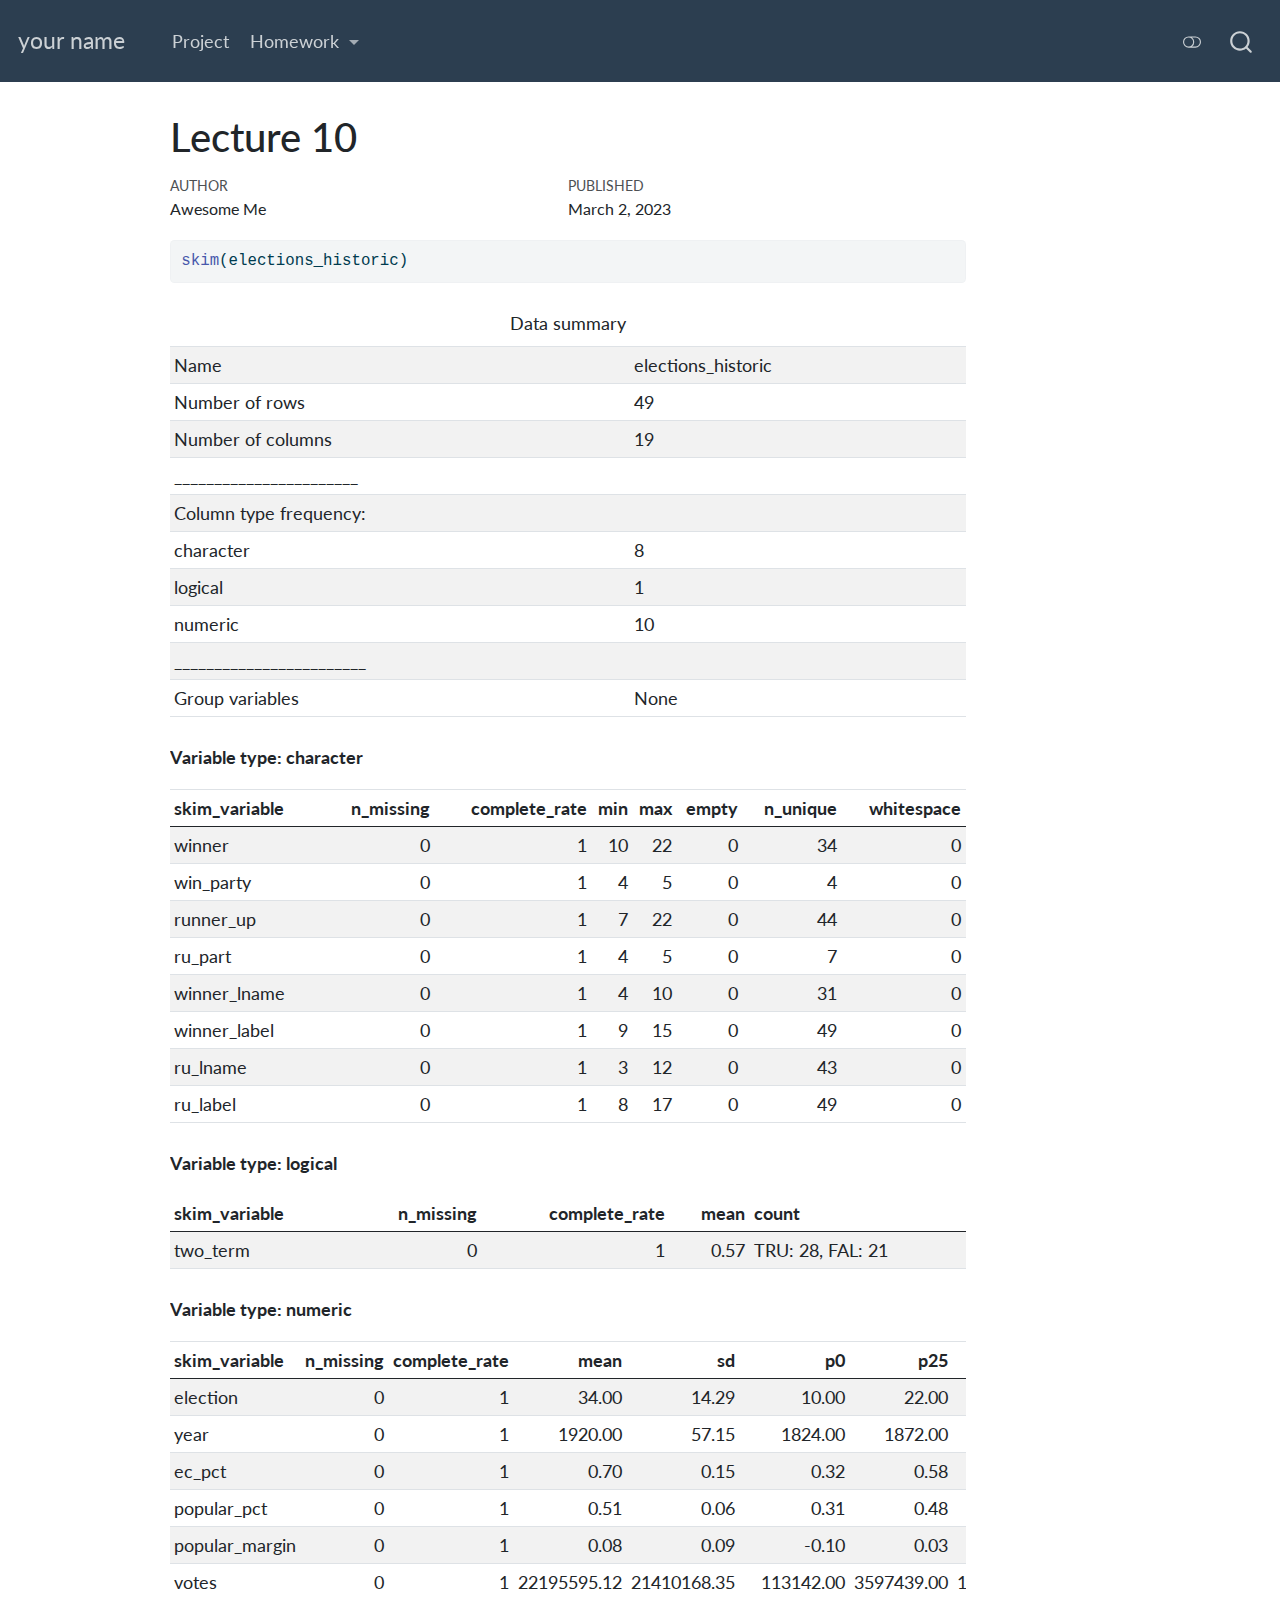
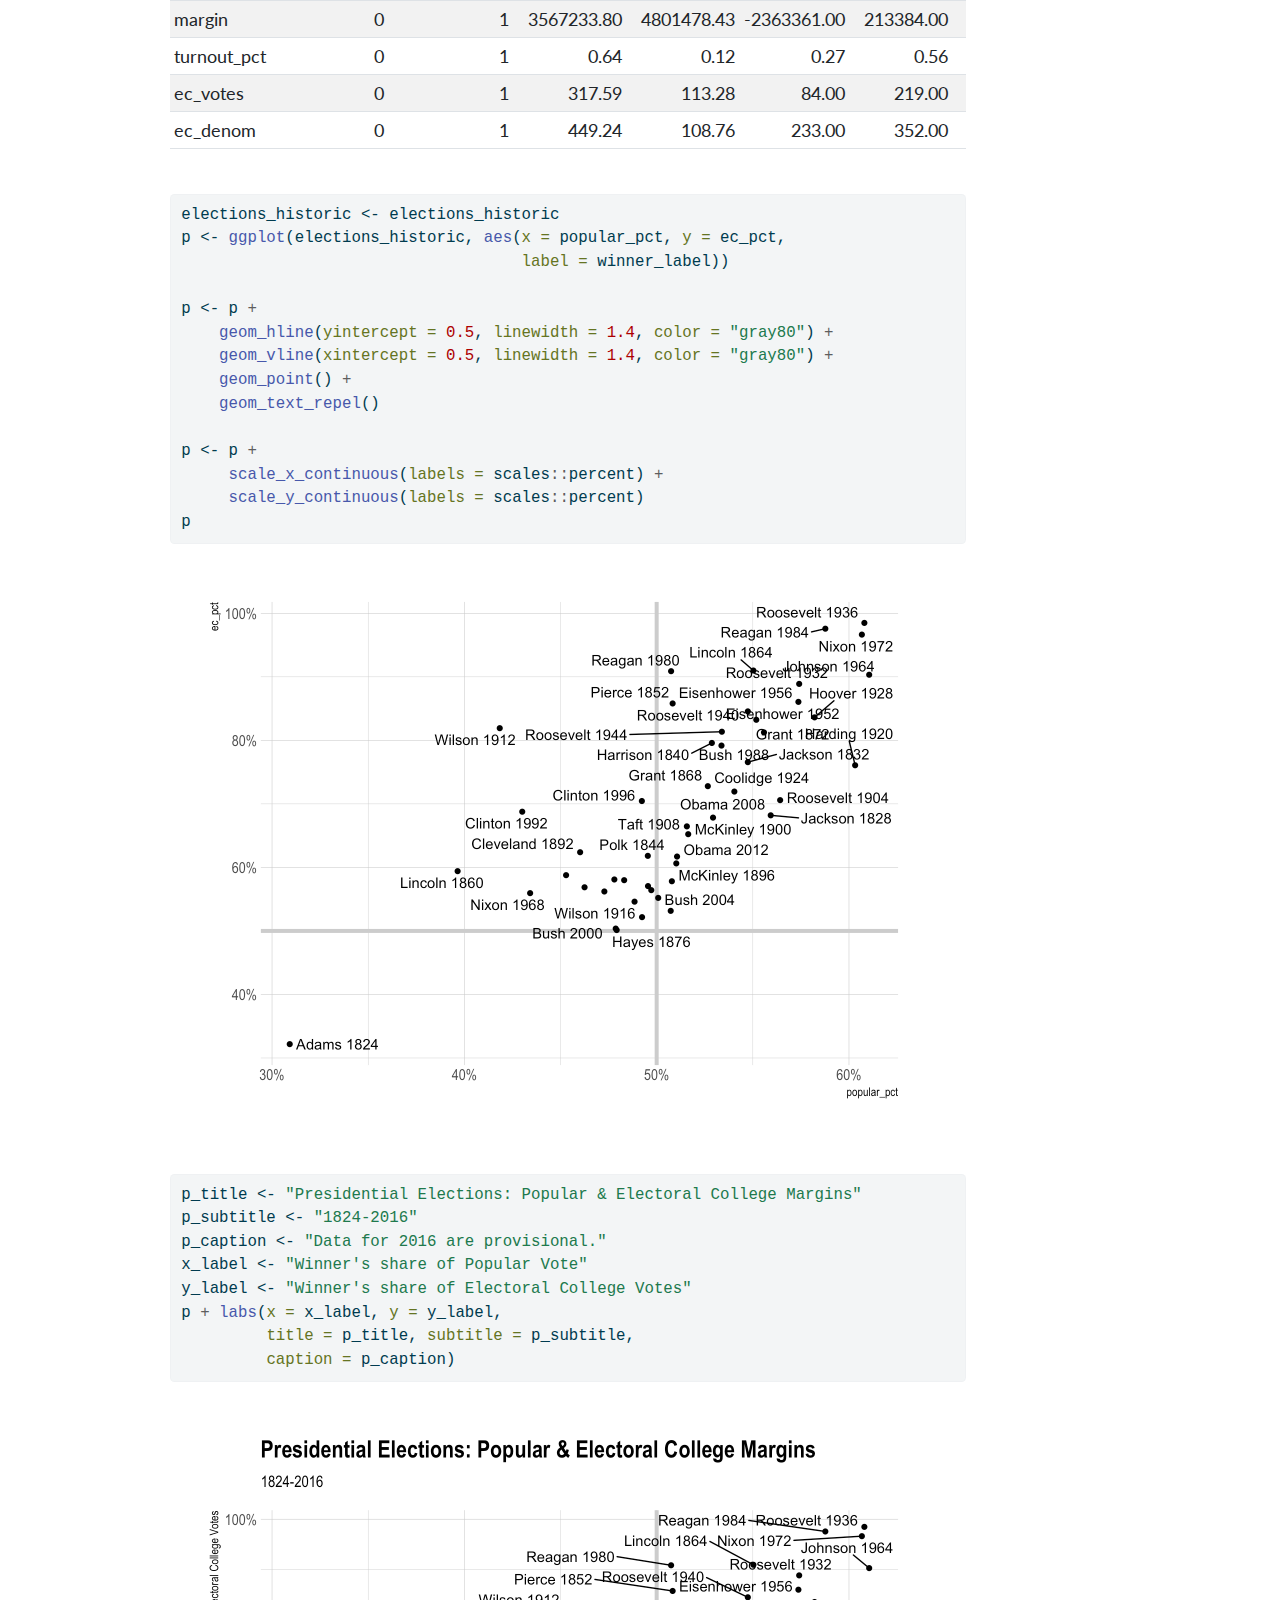
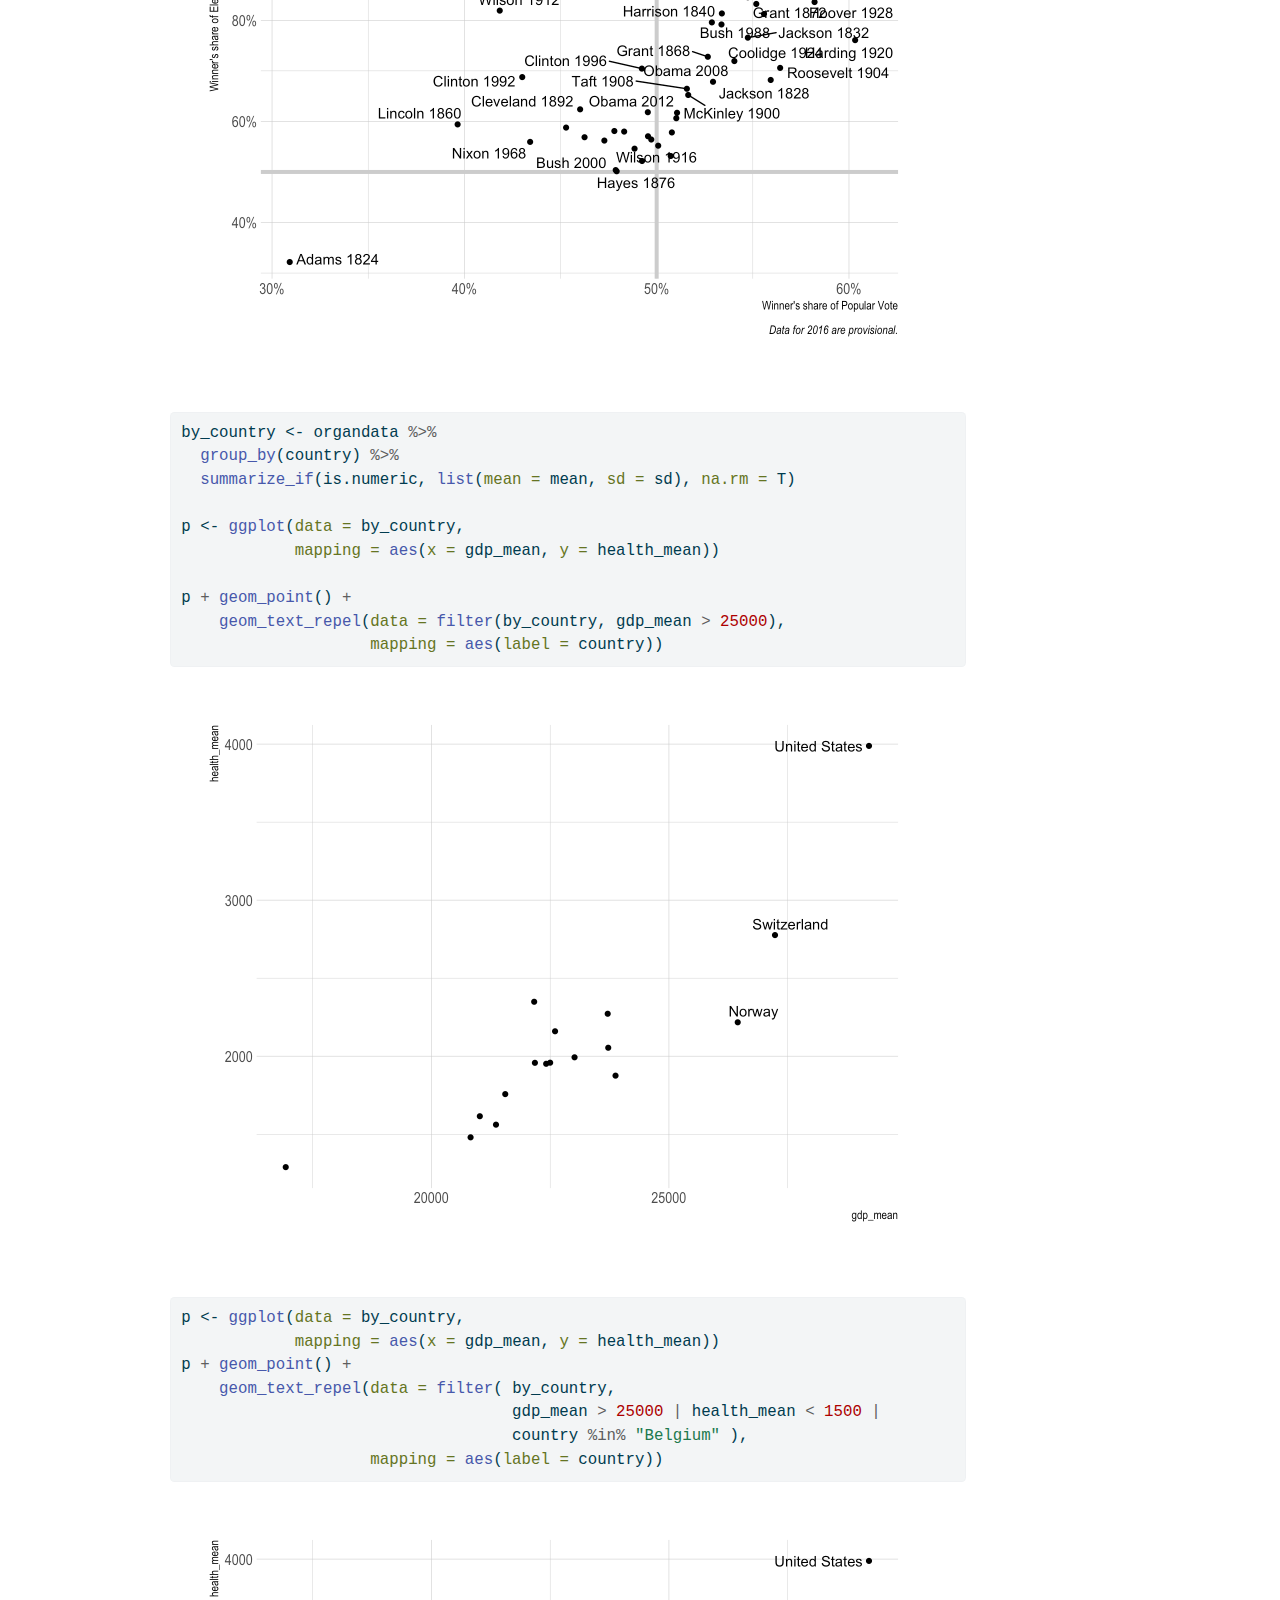
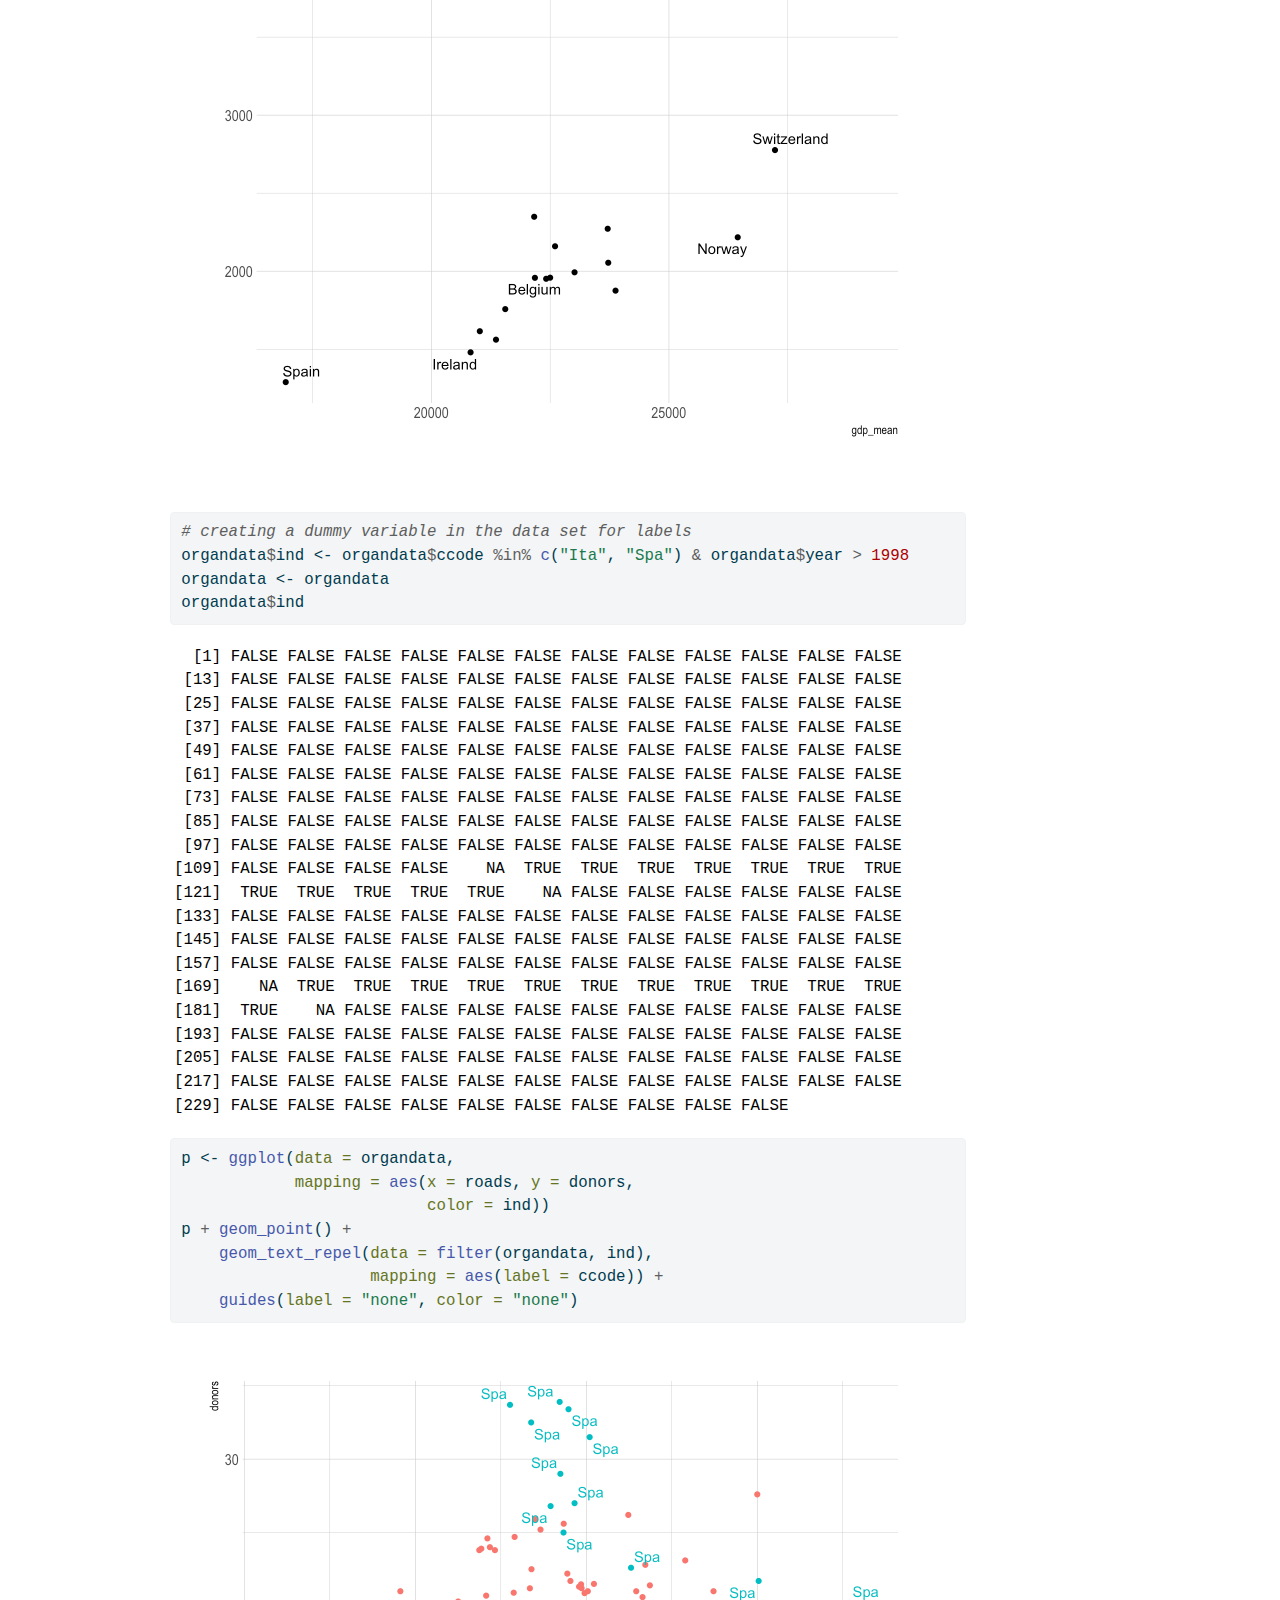
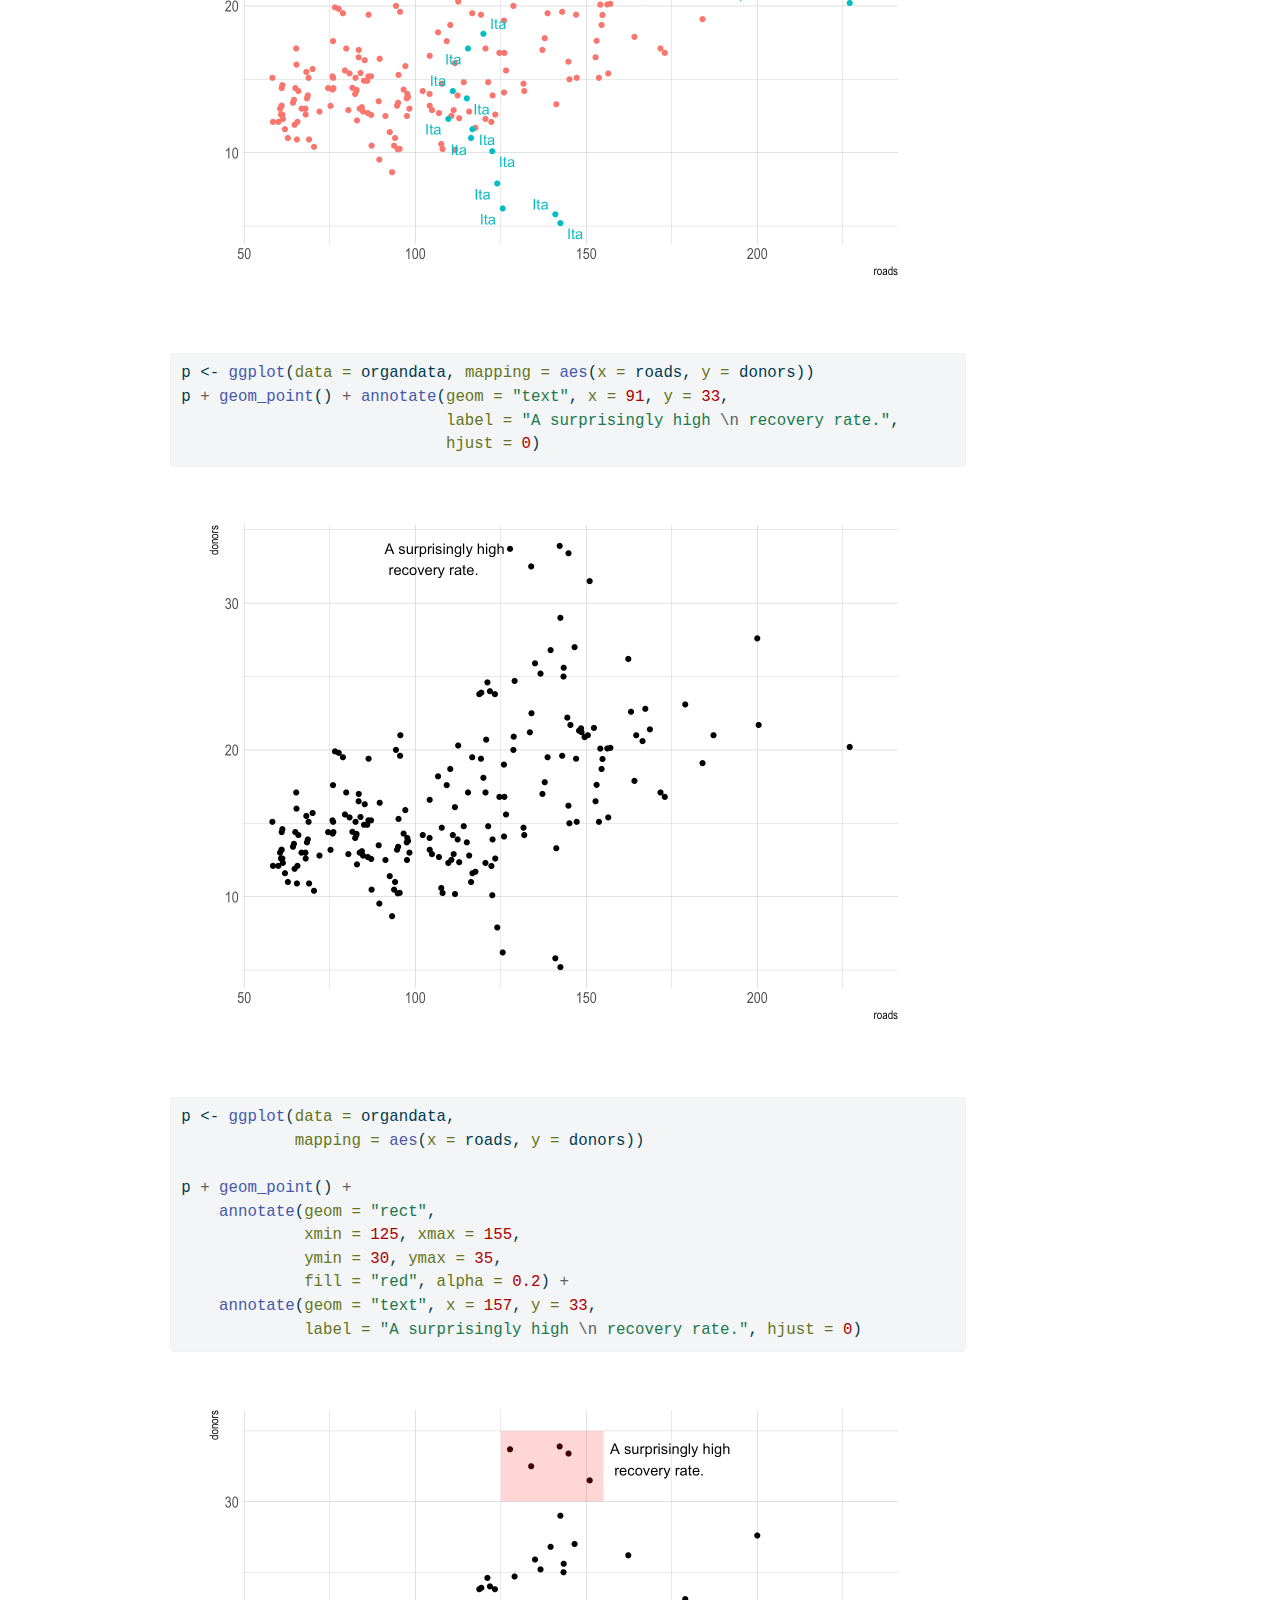
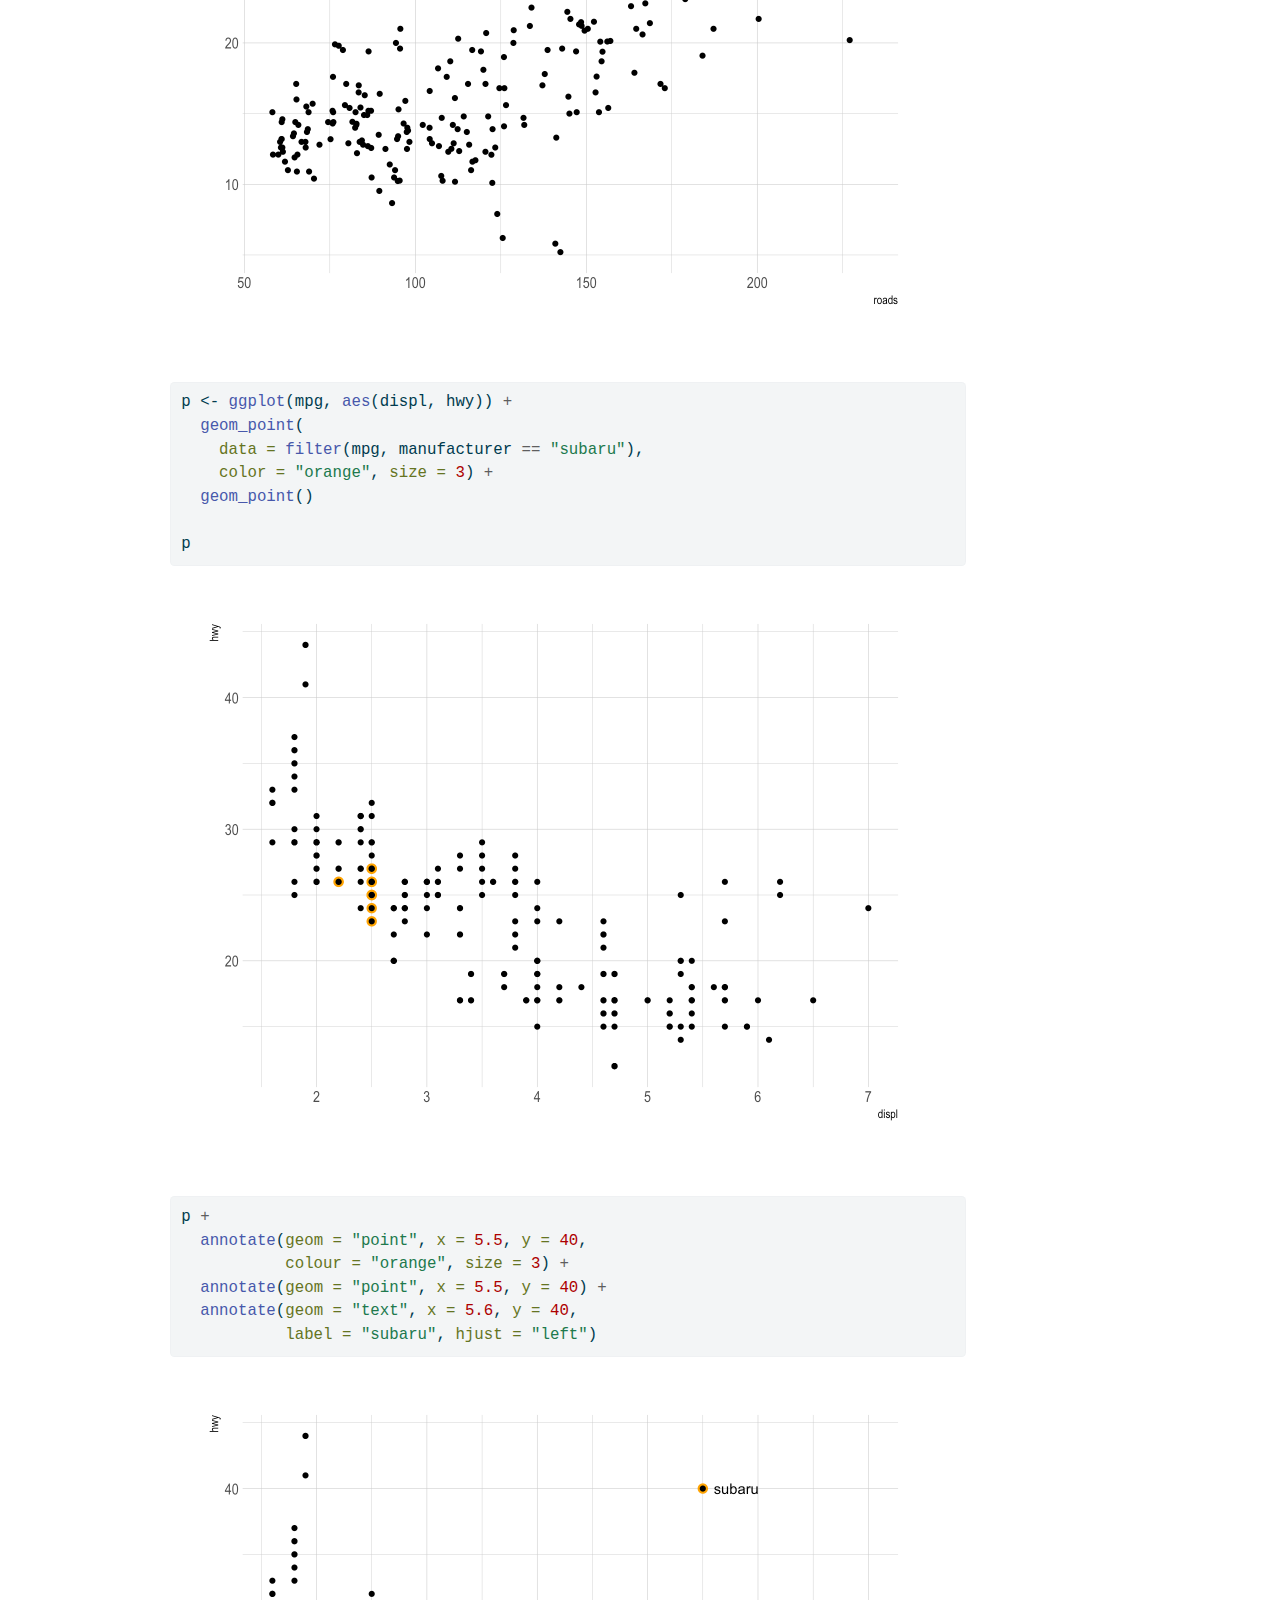
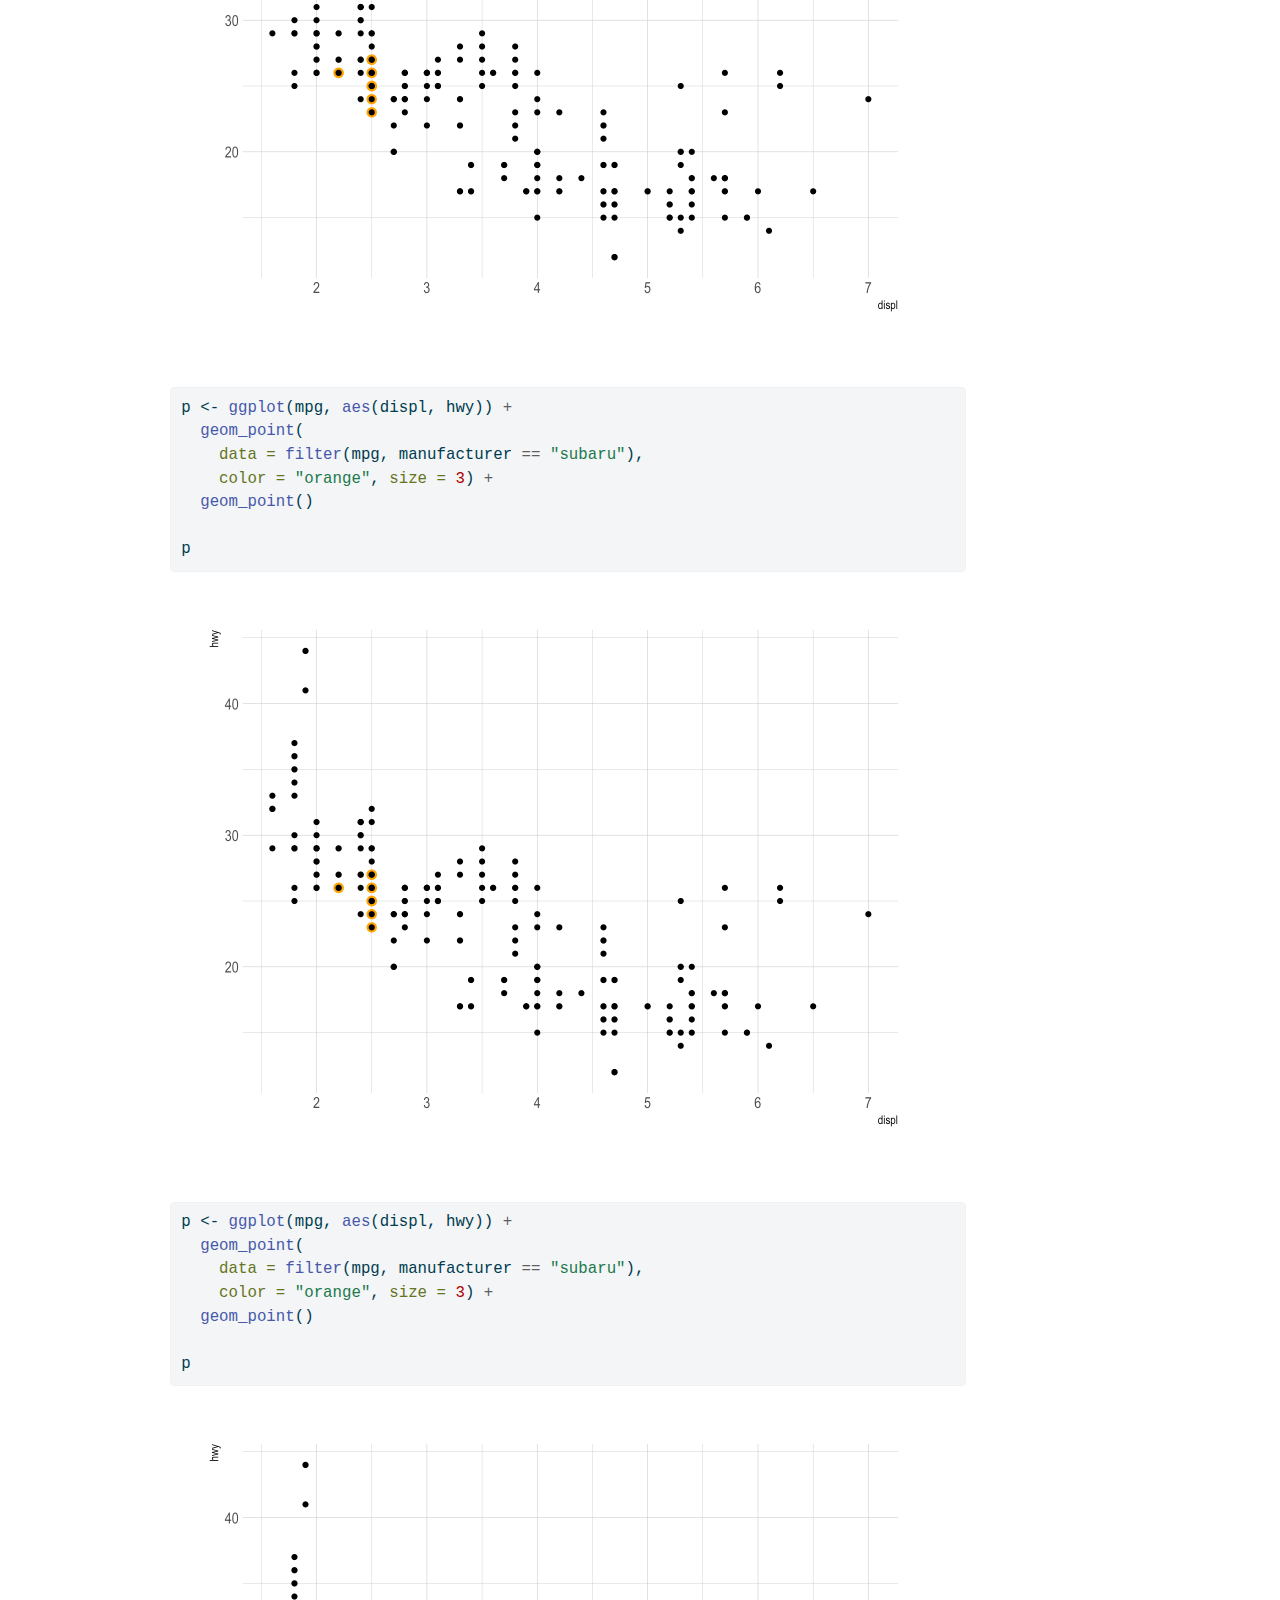
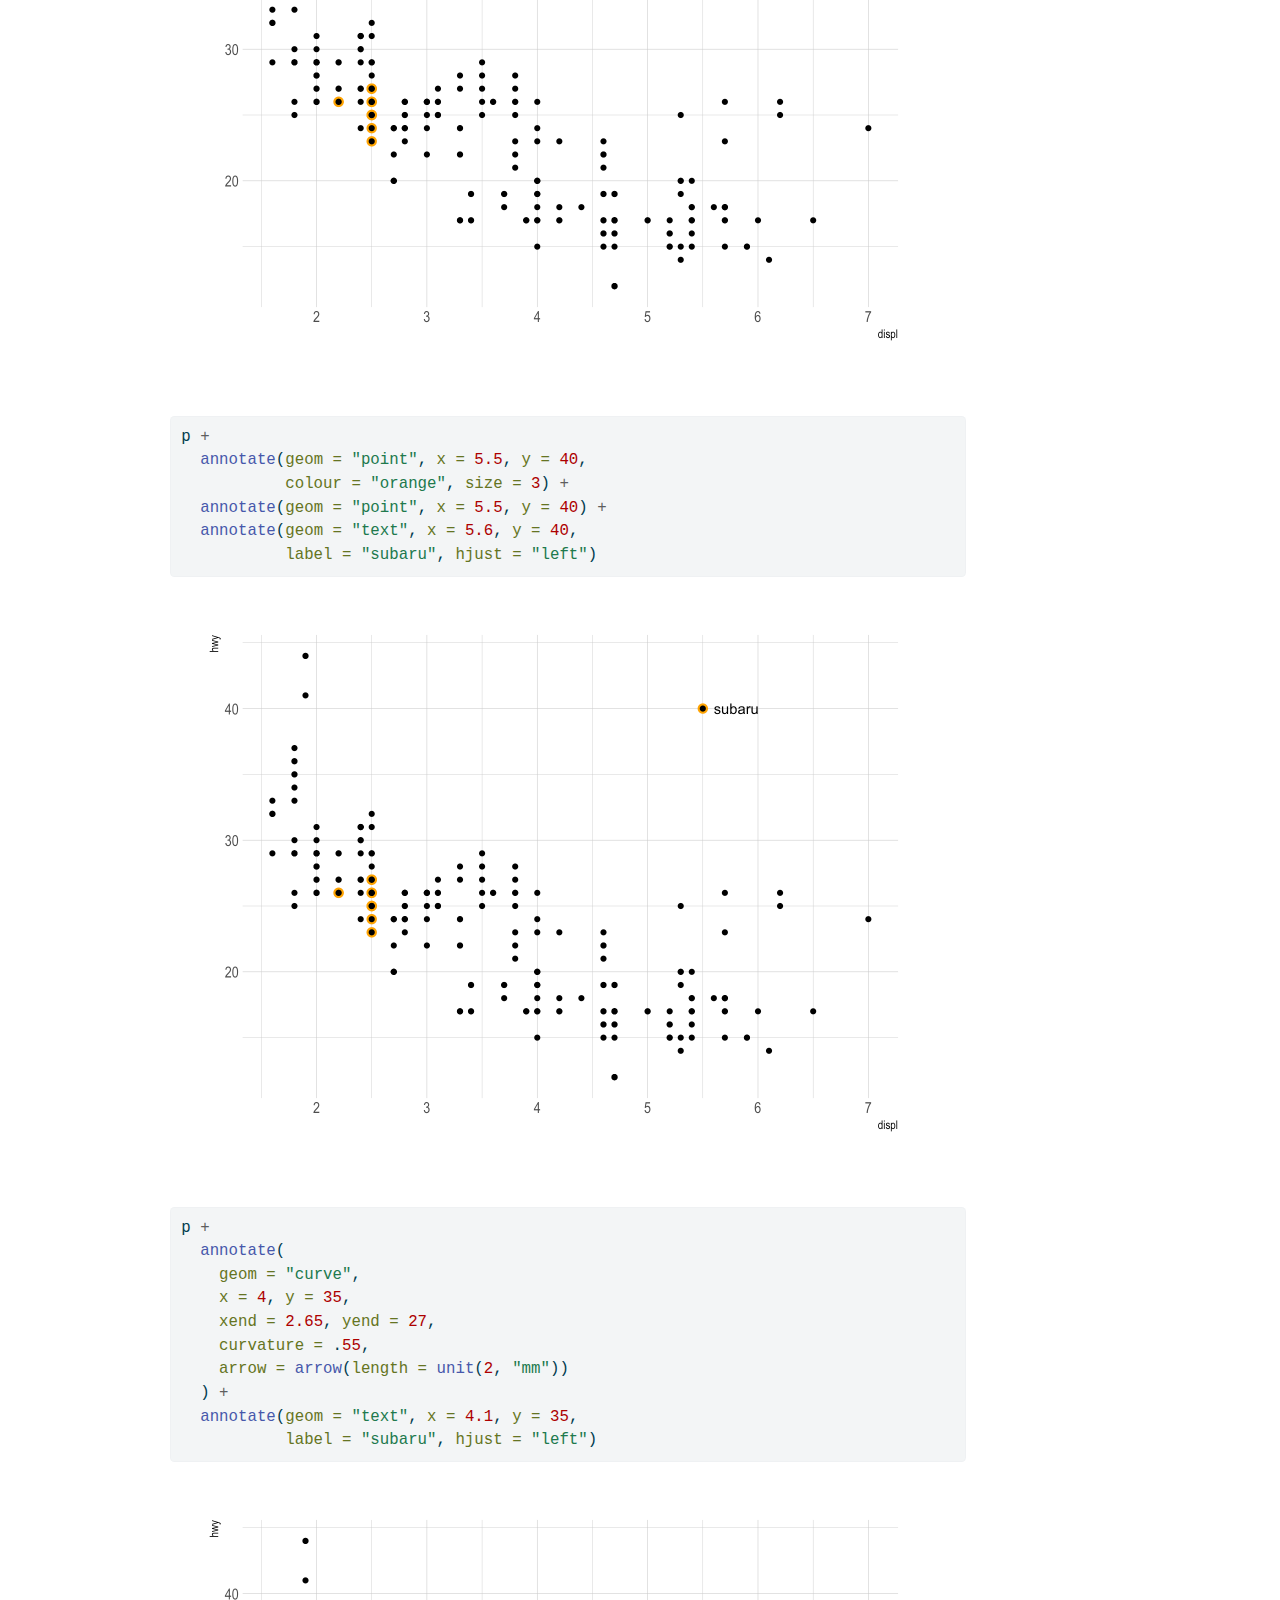
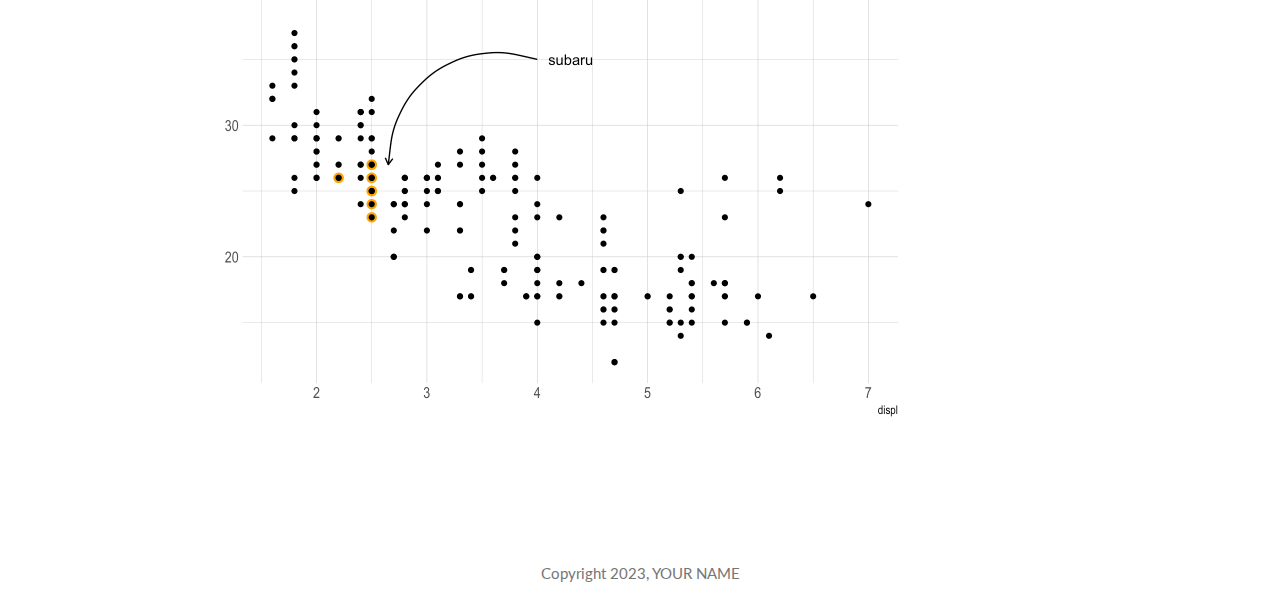
<file: docs/danl310-2023-02-23.html>
<!DOCTYPE html>
<html xmlns="http://www.w3.org/1999/xhtml" lang="en" xml:lang="en"><head>

<meta charset="utf-8">
<meta name="generator" content="quarto-1.2.335">

<meta name="viewport" content="width=device-width, initial-scale=1.0, user-scalable=yes">

<meta name="author" content="Awesome Me">
<meta name="dcterms.date" content="2023-03-02">

<title>your name - Lecture 10</title>
<style>
code{white-space: pre-wrap;}
span.smallcaps{font-variant: small-caps;}
div.columns{display: flex; gap: min(4vw, 1.5em);}
div.column{flex: auto; overflow-x: auto;}
div.hanging-indent{margin-left: 1.5em; text-indent: -1.5em;}
ul.task-list{list-style: none;}
ul.task-list li input[type="checkbox"] {
  width: 0.8em;
  margin: 0 0.8em 0.2em -1.6em;
  vertical-align: middle;
}
pre > code.sourceCode { white-space: pre; position: relative; }
pre > code.sourceCode > span { display: inline-block; line-height: 1.25; }
pre > code.sourceCode > span:empty { height: 1.2em; }
.sourceCode { overflow: visible; }
code.sourceCode > span { color: inherit; text-decoration: inherit; }
div.sourceCode { margin: 1em 0; }
pre.sourceCode { margin: 0; }
@media screen {
div.sourceCode { overflow: auto; }
}
@media print {
pre > code.sourceCode { white-space: pre-wrap; }
pre > code.sourceCode > span { text-indent: -5em; padding-left: 5em; }
}
pre.numberSource code
  { counter-reset: source-line 0; }
pre.numberSource code > span
  { position: relative; left: -4em; counter-increment: source-line; }
pre.numberSource code > span > a:first-child::before
  { content: counter(source-line);
    position: relative; left: -1em; text-align: right; vertical-align: baseline;
    border: none; display: inline-block;
    -webkit-touch-callout: none; -webkit-user-select: none;
    -khtml-user-select: none; -moz-user-select: none;
    -ms-user-select: none; user-select: none;
    padding: 0 4px; width: 4em;
    color: #aaaaaa;
  }
pre.numberSource { margin-left: 3em; border-left: 1px solid #aaaaaa;  padding-left: 4px; }
div.sourceCode
  {   }
@media screen {
pre > code.sourceCode > span > a:first-child::before { text-decoration: underline; }
}
code span.al { color: #ff0000; font-weight: bold; } /* Alert */
code span.an { color: #60a0b0; font-weight: bold; font-style: italic; } /* Annotation */
code span.at { color: #7d9029; } /* Attribute */
code span.bn { color: #40a070; } /* BaseN */
code span.bu { color: #008000; } /* BuiltIn */
code span.cf { color: #007020; font-weight: bold; } /* ControlFlow */
code span.ch { color: #4070a0; } /* Char */
code span.cn { color: #880000; } /* Constant */
code span.co { color: #60a0b0; font-style: italic; } /* Comment */
code span.cv { color: #60a0b0; font-weight: bold; font-style: italic; } /* CommentVar */
code span.do { color: #ba2121; font-style: italic; } /* Documentation */
code span.dt { color: #902000; } /* DataType */
code span.dv { color: #40a070; } /* DecVal */
code span.er { color: #ff0000; font-weight: bold; } /* Error */
code span.ex { } /* Extension */
code span.fl { color: #40a070; } /* Float */
code span.fu { color: #06287e; } /* Function */
code span.im { color: #008000; font-weight: bold; } /* Import */
code span.in { color: #60a0b0; font-weight: bold; font-style: italic; } /* Information */
code span.kw { color: #007020; font-weight: bold; } /* Keyword */
code span.op { color: #666666; } /* Operator */
code span.ot { color: #007020; } /* Other */
code span.pp { color: #bc7a00; } /* Preprocessor */
code span.sc { color: #4070a0; } /* SpecialChar */
code span.ss { color: #bb6688; } /* SpecialString */
code span.st { color: #4070a0; } /* String */
code span.va { color: #19177c; } /* Variable */
code span.vs { color: #4070a0; } /* VerbatimString */
code span.wa { color: #60a0b0; font-weight: bold; font-style: italic; } /* Warning */
</style>


<script src="site_libs/quarto-nav/quarto-nav.js"></script>
<script src="site_libs/clipboard/clipboard.min.js"></script>
<script src="site_libs/quarto-search/autocomplete.umd.js"></script>
<script src="site_libs/quarto-search/fuse.min.js"></script>
<script src="site_libs/quarto-search/quarto-search.js"></script>
<meta name="quarto:offset" content="./">
<script src="site_libs/quarto-html/quarto.js"></script>
<script src="site_libs/quarto-html/popper.min.js"></script>
<script src="site_libs/quarto-html/tippy.umd.min.js"></script>
<script src="site_libs/quarto-html/anchor.min.js"></script>
<link href="site_libs/quarto-html/tippy.css" rel="stylesheet">
<link href="site_libs/quarto-html/quarto-syntax-highlighting.css" rel="stylesheet" class="quarto-color-scheme" id="quarto-text-highlighting-styles">
<link href="site_libs/quarto-html/quarto-syntax-highlighting-dark.css" rel="prefetch" class="quarto-color-scheme quarto-color-alternate" id="quarto-text-highlighting-styles">
<script src="site_libs/bootstrap/bootstrap.min.js"></script>
<link href="site_libs/bootstrap/bootstrap-icons.css" rel="stylesheet">
<link href="site_libs/bootstrap/bootstrap.min.css" rel="stylesheet" class="quarto-color-scheme" id="quarto-bootstrap" data-mode="light">
<link href="site_libs/bootstrap/bootstrap-dark.min.css" rel="prefetch" class="quarto-color-scheme quarto-color-alternate" id="quarto-bootstrap" data-mode="dark">
<script id="quarto-search-options" type="application/json">{
  "location": "navbar",
  "copy-button": false,
  "collapse-after": 3,
  "panel-placement": "end",
  "type": "overlay",
  "limit": 20,
  "language": {
    "search-no-results-text": "No results",
    "search-matching-documents-text": "matching documents",
    "search-copy-link-title": "Copy link to search",
    "search-hide-matches-text": "Hide additional matches",
    "search-more-match-text": "more match in this document",
    "search-more-matches-text": "more matches in this document",
    "search-clear-button-title": "Clear",
    "search-detached-cancel-button-title": "Cancel",
    "search-submit-button-title": "Submit"
  }
}</script>


</head>

<body class="nav-fixed">

<div id="quarto-search-results"></div>
  <header id="quarto-header" class="headroom fixed-top">
    <nav class="navbar navbar-expand-lg navbar-dark ">
      <div class="navbar-container container-fluid">
      <div class="navbar-brand-container">
    <a class="navbar-brand" href="./index.html">
    <span class="navbar-title">your name</span>
    </a>
  </div>
          <button class="navbar-toggler" type="button" data-bs-toggle="collapse" data-bs-target="#navbarCollapse" aria-controls="navbarCollapse" aria-expanded="false" aria-label="Toggle navigation" onclick="if (window.quartoToggleHeadroom) { window.quartoToggleHeadroom(); }">
  <span class="navbar-toggler-icon"></span>
</button>
          <div class="collapse navbar-collapse" id="navbarCollapse">
            <ul class="navbar-nav navbar-nav-scroll me-auto">
  <li class="nav-item">
    <a class="nav-link" href="./teamproj0.html">
 <span class="menu-text">Project</span></a>
  </li>  
  <li class="nav-item dropdown ">
    <a class="nav-link dropdown-toggle" href="#" id="nav-menu-homework" role="button" data-bs-toggle="dropdown" aria-expanded="false">
 <span class="menu-text">Homework</span>
    </a>
    <ul class="dropdown-menu" aria-labelledby="nav-menu-homework">    
        <li>
    <a class="dropdown-item" href="./hw0.html">
 <span class="dropdown-text">hw0</span></a>
  </li>  
    </ul>
  </li>
</ul>
              <div class="quarto-toggle-container">
                  <a href="" class="quarto-color-scheme-toggle nav-link" onclick="window.quartoToggleColorScheme(); return false;" title="Toggle dark mode"><i class="bi"></i></a>
              </div>
              <div id="quarto-search" class="" title="Search"></div>
          </div> <!-- /navcollapse -->
      </div> <!-- /container-fluid -->
    </nav>
</header>
<!-- content -->
<div id="quarto-content" class="quarto-container page-columns page-rows-contents page-layout-article page-navbar">
<!-- sidebar -->
<!-- margin-sidebar -->
    <div id="quarto-margin-sidebar" class="sidebar margin-sidebar">
        
    </div>
<!-- main -->
<main class="content" id="quarto-document-content">

<header id="title-block-header" class="quarto-title-block default">
<div class="quarto-title">
<h1 class="title">Lecture 10</h1>
</div>



<div class="quarto-title-meta">

    <div>
    <div class="quarto-title-meta-heading">Author</div>
    <div class="quarto-title-meta-contents">
             <p>Awesome Me </p>
          </div>
  </div>
    
    <div>
    <div class="quarto-title-meta-heading">Published</div>
    <div class="quarto-title-meta-contents">
      <p class="date">March 2, 2023</p>
    </div>
  </div>
  
    
  </div>
  

</header>

<div class="cell">
<div class="sourceCode cell-code" id="cb1"><pre class="sourceCode r code-with-copy"><code class="sourceCode r"><span id="cb1-1"><a href="#cb1-1" aria-hidden="true" tabindex="-1"></a><span class="fu">skim</span>(elections_historic)</span></code><button title="Copy to Clipboard" class="code-copy-button"><i class="bi"></i></button></pre></div>
<div class="cell-output-display">
<table class="table table-sm table-striped">
<caption>Data summary</caption>
<tbody>
<tr class="odd">
<td style="text-align: left;">Name</td>
<td style="text-align: left;">elections_historic</td>
</tr>
<tr class="even">
<td style="text-align: left;">Number of rows</td>
<td style="text-align: left;">49</td>
</tr>
<tr class="odd">
<td style="text-align: left;">Number of columns</td>
<td style="text-align: left;">19</td>
</tr>
<tr class="even">
<td style="text-align: left;">_______________________</td>
<td style="text-align: left;"></td>
</tr>
<tr class="odd">
<td style="text-align: left;">Column type frequency:</td>
<td style="text-align: left;"></td>
</tr>
<tr class="even">
<td style="text-align: left;">character</td>
<td style="text-align: left;">8</td>
</tr>
<tr class="odd">
<td style="text-align: left;">logical</td>
<td style="text-align: left;">1</td>
</tr>
<tr class="even">
<td style="text-align: left;">numeric</td>
<td style="text-align: left;">10</td>
</tr>
<tr class="odd">
<td style="text-align: left;">________________________</td>
<td style="text-align: left;"></td>
</tr>
<tr class="even">
<td style="text-align: left;">Group variables</td>
<td style="text-align: left;">None</td>
</tr>
</tbody>
</table>
<p><strong>Variable type: character</strong></p>
<table class="table table-sm table-striped">
<colgroup>
<col style="width: 19%">
<col style="width: 13%">
<col style="width: 19%">
<col style="width: 5%">
<col style="width: 5%">
<col style="width: 8%">
<col style="width: 12%">
<col style="width: 15%">
</colgroup>
<thead>
<tr class="header">
<th style="text-align: left;">skim_variable</th>
<th style="text-align: right;">n_missing</th>
<th style="text-align: right;">complete_rate</th>
<th style="text-align: right;">min</th>
<th style="text-align: right;">max</th>
<th style="text-align: right;">empty</th>
<th style="text-align: right;">n_unique</th>
<th style="text-align: right;">whitespace</th>
</tr>
</thead>
<tbody>
<tr class="odd">
<td style="text-align: left;">winner</td>
<td style="text-align: right;">0</td>
<td style="text-align: right;">1</td>
<td style="text-align: right;">10</td>
<td style="text-align: right;">22</td>
<td style="text-align: right;">0</td>
<td style="text-align: right;">34</td>
<td style="text-align: right;">0</td>
</tr>
<tr class="even">
<td style="text-align: left;">win_party</td>
<td style="text-align: right;">0</td>
<td style="text-align: right;">1</td>
<td style="text-align: right;">4</td>
<td style="text-align: right;">5</td>
<td style="text-align: right;">0</td>
<td style="text-align: right;">4</td>
<td style="text-align: right;">0</td>
</tr>
<tr class="odd">
<td style="text-align: left;">runner_up</td>
<td style="text-align: right;">0</td>
<td style="text-align: right;">1</td>
<td style="text-align: right;">7</td>
<td style="text-align: right;">22</td>
<td style="text-align: right;">0</td>
<td style="text-align: right;">44</td>
<td style="text-align: right;">0</td>
</tr>
<tr class="even">
<td style="text-align: left;">ru_part</td>
<td style="text-align: right;">0</td>
<td style="text-align: right;">1</td>
<td style="text-align: right;">4</td>
<td style="text-align: right;">5</td>
<td style="text-align: right;">0</td>
<td style="text-align: right;">7</td>
<td style="text-align: right;">0</td>
</tr>
<tr class="odd">
<td style="text-align: left;">winner_lname</td>
<td style="text-align: right;">0</td>
<td style="text-align: right;">1</td>
<td style="text-align: right;">4</td>
<td style="text-align: right;">10</td>
<td style="text-align: right;">0</td>
<td style="text-align: right;">31</td>
<td style="text-align: right;">0</td>
</tr>
<tr class="even">
<td style="text-align: left;">winner_label</td>
<td style="text-align: right;">0</td>
<td style="text-align: right;">1</td>
<td style="text-align: right;">9</td>
<td style="text-align: right;">15</td>
<td style="text-align: right;">0</td>
<td style="text-align: right;">49</td>
<td style="text-align: right;">0</td>
</tr>
<tr class="odd">
<td style="text-align: left;">ru_lname</td>
<td style="text-align: right;">0</td>
<td style="text-align: right;">1</td>
<td style="text-align: right;">3</td>
<td style="text-align: right;">12</td>
<td style="text-align: right;">0</td>
<td style="text-align: right;">43</td>
<td style="text-align: right;">0</td>
</tr>
<tr class="even">
<td style="text-align: left;">ru_label</td>
<td style="text-align: right;">0</td>
<td style="text-align: right;">1</td>
<td style="text-align: right;">8</td>
<td style="text-align: right;">17</td>
<td style="text-align: right;">0</td>
<td style="text-align: right;">49</td>
<td style="text-align: right;">0</td>
</tr>
</tbody>
</table>
<p><strong>Variable type: logical</strong></p>
<table class="table table-sm table-striped">
<thead>
<tr class="header">
<th style="text-align: left;">skim_variable</th>
<th style="text-align: right;">n_missing</th>
<th style="text-align: right;">complete_rate</th>
<th style="text-align: right;">mean</th>
<th style="text-align: left;">count</th>
</tr>
</thead>
<tbody>
<tr class="odd">
<td style="text-align: left;">two_term</td>
<td style="text-align: right;">0</td>
<td style="text-align: right;">1</td>
<td style="text-align: right;">0.57</td>
<td style="text-align: left;">TRU: 28, FAL: 21</td>
</tr>
</tbody>
</table>
<p><strong>Variable type: numeric</strong></p>
<table class="table table-sm table-striped">
<colgroup>
<col style="width: 11%">
<col style="width: 7%">
<col style="width: 10%">
<col style="width: 9%">
<col style="width: 9%">
<col style="width: 9%">
<col style="width: 8%">
<col style="width: 9%">
<col style="width: 9%">
<col style="width: 9%">
<col style="width: 4%">
</colgroup>
<thead>
<tr class="header">
<th style="text-align: left;">skim_variable</th>
<th style="text-align: right;">n_missing</th>
<th style="text-align: right;">complete_rate</th>
<th style="text-align: right;">mean</th>
<th style="text-align: right;">sd</th>
<th style="text-align: right;">p0</th>
<th style="text-align: right;">p25</th>
<th style="text-align: right;">p50</th>
<th style="text-align: right;">p75</th>
<th style="text-align: right;">p100</th>
<th style="text-align: left;">hist</th>
</tr>
</thead>
<tbody>
<tr class="odd">
<td style="text-align: left;">election</td>
<td style="text-align: right;">0</td>
<td style="text-align: right;">1</td>
<td style="text-align: right;">34.00</td>
<td style="text-align: right;">14.29</td>
<td style="text-align: right;">10.00</td>
<td style="text-align: right;">22.00</td>
<td style="text-align: right;">34.00</td>
<td style="text-align: right;">46.00</td>
<td style="text-align: right;">58.00</td>
<td style="text-align: left;">▇▇▇▇▇</td>
</tr>
<tr class="even">
<td style="text-align: left;">year</td>
<td style="text-align: right;">0</td>
<td style="text-align: right;">1</td>
<td style="text-align: right;">1920.00</td>
<td style="text-align: right;">57.15</td>
<td style="text-align: right;">1824.00</td>
<td style="text-align: right;">1872.00</td>
<td style="text-align: right;">1920.00</td>
<td style="text-align: right;">1968.00</td>
<td style="text-align: right;">2016.00</td>
<td style="text-align: left;">▇▇▇▇▇</td>
</tr>
<tr class="odd">
<td style="text-align: left;">ec_pct</td>
<td style="text-align: right;">0</td>
<td style="text-align: right;">1</td>
<td style="text-align: right;">0.70</td>
<td style="text-align: right;">0.15</td>
<td style="text-align: right;">0.32</td>
<td style="text-align: right;">0.58</td>
<td style="text-align: right;">0.68</td>
<td style="text-align: right;">0.82</td>
<td style="text-align: right;">0.98</td>
<td style="text-align: left;">▁▇▇▆▅</td>
</tr>
<tr class="even">
<td style="text-align: left;">popular_pct</td>
<td style="text-align: right;">0</td>
<td style="text-align: right;">1</td>
<td style="text-align: right;">0.51</td>
<td style="text-align: right;">0.06</td>
<td style="text-align: right;">0.31</td>
<td style="text-align: right;">0.48</td>
<td style="text-align: right;">0.51</td>
<td style="text-align: right;">0.55</td>
<td style="text-align: right;">0.61</td>
<td style="text-align: left;">▁▁▃▇▅</td>
</tr>
<tr class="odd">
<td style="text-align: left;">popular_margin</td>
<td style="text-align: right;">0</td>
<td style="text-align: right;">1</td>
<td style="text-align: right;">0.08</td>
<td style="text-align: right;">0.09</td>
<td style="text-align: right;">-0.10</td>
<td style="text-align: right;">0.03</td>
<td style="text-align: right;">0.07</td>
<td style="text-align: right;">0.14</td>
<td style="text-align: right;">0.26</td>
<td style="text-align: left;">▁▅▇▅▂</td>
</tr>
<tr class="even">
<td style="text-align: left;">votes</td>
<td style="text-align: right;">0</td>
<td style="text-align: right;">1</td>
<td style="text-align: right;">22195595.12</td>
<td style="text-align: right;">21410168.35</td>
<td style="text-align: right;">113142.00</td>
<td style="text-align: right;">3597439.00</td>
<td style="text-align: right;">15723789.00</td>
<td style="text-align: right;">40831881.00</td>
<td style="text-align: right;">69498516.00</td>
<td style="text-align: left;">▇▂▂▂▁</td>
</tr>
<tr class="odd">
<td style="text-align: left;">margin</td>
<td style="text-align: right;">0</td>
<td style="text-align: right;">1</td>
<td style="text-align: right;">3567233.80</td>
<td style="text-align: right;">4801478.43</td>
<td style="text-align: right;">-2363361.00</td>
<td style="text-align: right;">213384.00</td>
<td style="text-align: right;">857932.00</td>
<td style="text-align: right;">6700439.00</td>
<td style="text-align: right;">17995488.00</td>
<td style="text-align: left;">▇▂▃▁▁</td>
</tr>
<tr class="even">
<td style="text-align: left;">turnout_pct</td>
<td style="text-align: right;">0</td>
<td style="text-align: right;">1</td>
<td style="text-align: right;">0.64</td>
<td style="text-align: right;">0.12</td>
<td style="text-align: right;">0.27</td>
<td style="text-align: right;">0.56</td>
<td style="text-align: right;">0.62</td>
<td style="text-align: right;">0.74</td>
<td style="text-align: right;">0.83</td>
<td style="text-align: left;">▁▁▇▅▆</td>
</tr>
<tr class="odd">
<td style="text-align: left;">ec_votes</td>
<td style="text-align: right;">0</td>
<td style="text-align: right;">1</td>
<td style="text-align: right;">317.59</td>
<td style="text-align: right;">113.28</td>
<td style="text-align: right;">84.00</td>
<td style="text-align: right;">219.00</td>
<td style="text-align: right;">301.00</td>
<td style="text-align: right;">426.00</td>
<td style="text-align: right;">525.00</td>
<td style="text-align: left;">▂▆▇▅▅</td>
</tr>
<tr class="even">
<td style="text-align: left;">ec_denom</td>
<td style="text-align: right;">0</td>
<td style="text-align: right;">1</td>
<td style="text-align: right;">449.24</td>
<td style="text-align: right;">108.76</td>
<td style="text-align: right;">233.00</td>
<td style="text-align: right;">352.00</td>
<td style="text-align: right;">531.00</td>
<td style="text-align: right;">538.00</td>
<td style="text-align: right;">538.00</td>
<td style="text-align: left;">▂▁▁▁▇</td>
</tr>
</tbody>
</table>
</div>
<div class="sourceCode cell-code" id="cb2"><pre class="sourceCode r code-with-copy"><code class="sourceCode r"><span id="cb2-1"><a href="#cb2-1" aria-hidden="true" tabindex="-1"></a>elections_historic <span class="ot">&lt;-</span> elections_historic</span>
<span id="cb2-2"><a href="#cb2-2" aria-hidden="true" tabindex="-1"></a>p <span class="ot">&lt;-</span> <span class="fu">ggplot</span>(elections_historic, <span class="fu">aes</span>(<span class="at">x =</span> popular_pct, <span class="at">y =</span> ec_pct,</span>
<span id="cb2-3"><a href="#cb2-3" aria-hidden="true" tabindex="-1"></a>                                    <span class="at">label =</span> winner_label))</span>
<span id="cb2-4"><a href="#cb2-4" aria-hidden="true" tabindex="-1"></a></span>
<span id="cb2-5"><a href="#cb2-5" aria-hidden="true" tabindex="-1"></a>p <span class="ot">&lt;-</span> p <span class="sc">+</span> </span>
<span id="cb2-6"><a href="#cb2-6" aria-hidden="true" tabindex="-1"></a>    <span class="fu">geom_hline</span>(<span class="at">yintercept =</span> <span class="fl">0.5</span>, <span class="at">linewidth =</span> <span class="fl">1.4</span>, <span class="at">color =</span> <span class="st">"gray80"</span>) <span class="sc">+</span></span>
<span id="cb2-7"><a href="#cb2-7" aria-hidden="true" tabindex="-1"></a>    <span class="fu">geom_vline</span>(<span class="at">xintercept =</span> <span class="fl">0.5</span>, <span class="at">linewidth =</span> <span class="fl">1.4</span>, <span class="at">color =</span> <span class="st">"gray80"</span>) <span class="sc">+</span></span>
<span id="cb2-8"><a href="#cb2-8" aria-hidden="true" tabindex="-1"></a>    <span class="fu">geom_point</span>() <span class="sc">+</span></span>
<span id="cb2-9"><a href="#cb2-9" aria-hidden="true" tabindex="-1"></a>    <span class="fu">geom_text_repel</span>() </span>
<span id="cb2-10"><a href="#cb2-10" aria-hidden="true" tabindex="-1"></a></span>
<span id="cb2-11"><a href="#cb2-11" aria-hidden="true" tabindex="-1"></a>p <span class="ot">&lt;-</span> p <span class="sc">+</span> </span>
<span id="cb2-12"><a href="#cb2-12" aria-hidden="true" tabindex="-1"></a>     <span class="fu">scale_x_continuous</span>(<span class="at">labels =</span> scales<span class="sc">::</span>percent) <span class="sc">+</span></span>
<span id="cb2-13"><a href="#cb2-13" aria-hidden="true" tabindex="-1"></a>     <span class="fu">scale_y_continuous</span>(<span class="at">labels =</span> scales<span class="sc">::</span>percent) </span>
<span id="cb2-14"><a href="#cb2-14" aria-hidden="true" tabindex="-1"></a>p</span></code><button title="Copy to Clipboard" class="code-copy-button"><i class="bi"></i></button></pre></div>
<div class="cell-output-display">
<p><img src="danl310-2023-02-23_files/figure-html/unnamed-chunk-1-1.png" class="img-fluid" width="768"></p>
</div>
<div class="sourceCode cell-code" id="cb3"><pre class="sourceCode r code-with-copy"><code class="sourceCode r"><span id="cb3-1"><a href="#cb3-1" aria-hidden="true" tabindex="-1"></a>p_title <span class="ot">&lt;-</span> <span class="st">"Presidential Elections: Popular &amp; Electoral College Margins"</span></span>
<span id="cb3-2"><a href="#cb3-2" aria-hidden="true" tabindex="-1"></a>p_subtitle <span class="ot">&lt;-</span> <span class="st">"1824-2016"</span></span>
<span id="cb3-3"><a href="#cb3-3" aria-hidden="true" tabindex="-1"></a>p_caption <span class="ot">&lt;-</span> <span class="st">"Data for 2016 are provisional."</span></span>
<span id="cb3-4"><a href="#cb3-4" aria-hidden="true" tabindex="-1"></a>x_label <span class="ot">&lt;-</span> <span class="st">"Winner's share of Popular Vote"</span></span>
<span id="cb3-5"><a href="#cb3-5" aria-hidden="true" tabindex="-1"></a>y_label <span class="ot">&lt;-</span> <span class="st">"Winner's share of Electoral College Votes"</span></span>
<span id="cb3-6"><a href="#cb3-6" aria-hidden="true" tabindex="-1"></a>p <span class="sc">+</span> <span class="fu">labs</span>(<span class="at">x =</span> x_label, <span class="at">y =</span> y_label, </span>
<span id="cb3-7"><a href="#cb3-7" aria-hidden="true" tabindex="-1"></a>         <span class="at">title =</span> p_title, <span class="at">subtitle =</span> p_subtitle,</span>
<span id="cb3-8"><a href="#cb3-8" aria-hidden="true" tabindex="-1"></a>         <span class="at">caption =</span> p_caption)</span></code><button title="Copy to Clipboard" class="code-copy-button"><i class="bi"></i></button></pre></div>
<div class="cell-output-display">
<p><img src="danl310-2023-02-23_files/figure-html/unnamed-chunk-1-2.png" class="img-fluid" width="768"></p>
</div>
</div>
<div class="cell">
<div class="sourceCode cell-code" id="cb4"><pre class="sourceCode r code-with-copy"><code class="sourceCode r"><span id="cb4-1"><a href="#cb4-1" aria-hidden="true" tabindex="-1"></a>by_country <span class="ot">&lt;-</span> organdata <span class="sc">%&gt;%</span> </span>
<span id="cb4-2"><a href="#cb4-2" aria-hidden="true" tabindex="-1"></a>  <span class="fu">group_by</span>(country) <span class="sc">%&gt;%</span> </span>
<span id="cb4-3"><a href="#cb4-3" aria-hidden="true" tabindex="-1"></a>  <span class="fu">summarize_if</span>(is.numeric, <span class="fu">list</span>(<span class="at">mean =</span> mean, <span class="at">sd =</span> sd), <span class="at">na.rm =</span> T)</span>
<span id="cb4-4"><a href="#cb4-4" aria-hidden="true" tabindex="-1"></a></span>
<span id="cb4-5"><a href="#cb4-5" aria-hidden="true" tabindex="-1"></a>p <span class="ot">&lt;-</span> <span class="fu">ggplot</span>(<span class="at">data =</span> by_country,</span>
<span id="cb4-6"><a href="#cb4-6" aria-hidden="true" tabindex="-1"></a>            <span class="at">mapping =</span> <span class="fu">aes</span>(<span class="at">x =</span> gdp_mean, <span class="at">y =</span> health_mean))</span>
<span id="cb4-7"><a href="#cb4-7" aria-hidden="true" tabindex="-1"></a></span>
<span id="cb4-8"><a href="#cb4-8" aria-hidden="true" tabindex="-1"></a>p <span class="sc">+</span> <span class="fu">geom_point</span>() <span class="sc">+</span></span>
<span id="cb4-9"><a href="#cb4-9" aria-hidden="true" tabindex="-1"></a>    <span class="fu">geom_text_repel</span>(<span class="at">data =</span> <span class="fu">filter</span>(by_country, gdp_mean <span class="sc">&gt;</span> <span class="dv">25000</span>),</span>
<span id="cb4-10"><a href="#cb4-10" aria-hidden="true" tabindex="-1"></a>                    <span class="at">mapping =</span> <span class="fu">aes</span>(<span class="at">label =</span> country))</span></code><button title="Copy to Clipboard" class="code-copy-button"><i class="bi"></i></button></pre></div>
<div class="cell-output-display">
<p><img src="danl310-2023-02-23_files/figure-html/unnamed-chunk-2-1.png" class="img-fluid" width="768"></p>
</div>
</div>
<div class="cell">
<div class="sourceCode cell-code" id="cb5"><pre class="sourceCode r code-with-copy"><code class="sourceCode r"><span id="cb5-1"><a href="#cb5-1" aria-hidden="true" tabindex="-1"></a>p <span class="ot">&lt;-</span> <span class="fu">ggplot</span>(<span class="at">data =</span> by_country,</span>
<span id="cb5-2"><a href="#cb5-2" aria-hidden="true" tabindex="-1"></a>            <span class="at">mapping =</span> <span class="fu">aes</span>(<span class="at">x =</span> gdp_mean, <span class="at">y =</span> health_mean))</span>
<span id="cb5-3"><a href="#cb5-3" aria-hidden="true" tabindex="-1"></a>p <span class="sc">+</span> <span class="fu">geom_point</span>() <span class="sc">+</span></span>
<span id="cb5-4"><a href="#cb5-4" aria-hidden="true" tabindex="-1"></a>    <span class="fu">geom_text_repel</span>(<span class="at">data =</span> <span class="fu">filter</span>( by_country,</span>
<span id="cb5-5"><a href="#cb5-5" aria-hidden="true" tabindex="-1"></a>                                   gdp_mean <span class="sc">&gt;</span> <span class="dv">25000</span> <span class="sc">|</span> health_mean <span class="sc">&lt;</span> <span class="dv">1500</span> <span class="sc">|</span></span>
<span id="cb5-6"><a href="#cb5-6" aria-hidden="true" tabindex="-1"></a>                                   country <span class="sc">%in%</span> <span class="st">"Belgium"</span> ),</span>
<span id="cb5-7"><a href="#cb5-7" aria-hidden="true" tabindex="-1"></a>                    <span class="at">mapping =</span> <span class="fu">aes</span>(<span class="at">label =</span> country))</span></code><button title="Copy to Clipboard" class="code-copy-button"><i class="bi"></i></button></pre></div>
<div class="cell-output-display">
<p><img src="danl310-2023-02-23_files/figure-html/unnamed-chunk-3-1.png" class="img-fluid" width="768"></p>
</div>
</div>
<div class="cell">
<div class="sourceCode cell-code" id="cb6"><pre class="sourceCode r code-with-copy"><code class="sourceCode r"><span id="cb6-1"><a href="#cb6-1" aria-hidden="true" tabindex="-1"></a><span class="co"># creating a dummy variable in the data set for labels</span></span>
<span id="cb6-2"><a href="#cb6-2" aria-hidden="true" tabindex="-1"></a>organdata<span class="sc">$</span>ind <span class="ot">&lt;-</span> organdata<span class="sc">$</span>ccode <span class="sc">%in%</span> <span class="fu">c</span>(<span class="st">"Ita"</span>, <span class="st">"Spa"</span>) <span class="sc">&amp;</span> organdata<span class="sc">$</span>year <span class="sc">&gt;</span> <span class="dv">1998</span> </span>
<span id="cb6-3"><a href="#cb6-3" aria-hidden="true" tabindex="-1"></a>organdata <span class="ot">&lt;-</span> organdata</span>
<span id="cb6-4"><a href="#cb6-4" aria-hidden="true" tabindex="-1"></a>organdata<span class="sc">$</span>ind</span></code><button title="Copy to Clipboard" class="code-copy-button"><i class="bi"></i></button></pre></div>
<div class="cell-output cell-output-stdout">
<pre><code>  [1] FALSE FALSE FALSE FALSE FALSE FALSE FALSE FALSE FALSE FALSE FALSE FALSE
 [13] FALSE FALSE FALSE FALSE FALSE FALSE FALSE FALSE FALSE FALSE FALSE FALSE
 [25] FALSE FALSE FALSE FALSE FALSE FALSE FALSE FALSE FALSE FALSE FALSE FALSE
 [37] FALSE FALSE FALSE FALSE FALSE FALSE FALSE FALSE FALSE FALSE FALSE FALSE
 [49] FALSE FALSE FALSE FALSE FALSE FALSE FALSE FALSE FALSE FALSE FALSE FALSE
 [61] FALSE FALSE FALSE FALSE FALSE FALSE FALSE FALSE FALSE FALSE FALSE FALSE
 [73] FALSE FALSE FALSE FALSE FALSE FALSE FALSE FALSE FALSE FALSE FALSE FALSE
 [85] FALSE FALSE FALSE FALSE FALSE FALSE FALSE FALSE FALSE FALSE FALSE FALSE
 [97] FALSE FALSE FALSE FALSE FALSE FALSE FALSE FALSE FALSE FALSE FALSE FALSE
[109] FALSE FALSE FALSE FALSE    NA  TRUE  TRUE  TRUE  TRUE  TRUE  TRUE  TRUE
[121]  TRUE  TRUE  TRUE  TRUE  TRUE    NA FALSE FALSE FALSE FALSE FALSE FALSE
[133] FALSE FALSE FALSE FALSE FALSE FALSE FALSE FALSE FALSE FALSE FALSE FALSE
[145] FALSE FALSE FALSE FALSE FALSE FALSE FALSE FALSE FALSE FALSE FALSE FALSE
[157] FALSE FALSE FALSE FALSE FALSE FALSE FALSE FALSE FALSE FALSE FALSE FALSE
[169]    NA  TRUE  TRUE  TRUE  TRUE  TRUE  TRUE  TRUE  TRUE  TRUE  TRUE  TRUE
[181]  TRUE    NA FALSE FALSE FALSE FALSE FALSE FALSE FALSE FALSE FALSE FALSE
[193] FALSE FALSE FALSE FALSE FALSE FALSE FALSE FALSE FALSE FALSE FALSE FALSE
[205] FALSE FALSE FALSE FALSE FALSE FALSE FALSE FALSE FALSE FALSE FALSE FALSE
[217] FALSE FALSE FALSE FALSE FALSE FALSE FALSE FALSE FALSE FALSE FALSE FALSE
[229] FALSE FALSE FALSE FALSE FALSE FALSE FALSE FALSE FALSE FALSE</code></pre>
</div>
<div class="sourceCode cell-code" id="cb8"><pre class="sourceCode r code-with-copy"><code class="sourceCode r"><span id="cb8-1"><a href="#cb8-1" aria-hidden="true" tabindex="-1"></a>p <span class="ot">&lt;-</span> <span class="fu">ggplot</span>(<span class="at">data =</span> organdata,</span>
<span id="cb8-2"><a href="#cb8-2" aria-hidden="true" tabindex="-1"></a>            <span class="at">mapping =</span> <span class="fu">aes</span>(<span class="at">x =</span> roads, <span class="at">y =</span> donors, </span>
<span id="cb8-3"><a href="#cb8-3" aria-hidden="true" tabindex="-1"></a>                          <span class="at">color =</span> ind))</span>
<span id="cb8-4"><a href="#cb8-4" aria-hidden="true" tabindex="-1"></a>p <span class="sc">+</span> <span class="fu">geom_point</span>() <span class="sc">+</span></span>
<span id="cb8-5"><a href="#cb8-5" aria-hidden="true" tabindex="-1"></a>    <span class="fu">geom_text_repel</span>(<span class="at">data =</span> <span class="fu">filter</span>(organdata, ind),</span>
<span id="cb8-6"><a href="#cb8-6" aria-hidden="true" tabindex="-1"></a>                    <span class="at">mapping =</span> <span class="fu">aes</span>(<span class="at">label =</span> ccode)) <span class="sc">+</span></span>
<span id="cb8-7"><a href="#cb8-7" aria-hidden="true" tabindex="-1"></a>    <span class="fu">guides</span>(<span class="at">label =</span> <span class="st">"none"</span>, <span class="at">color =</span> <span class="st">"none"</span>)</span></code><button title="Copy to Clipboard" class="code-copy-button"><i class="bi"></i></button></pre></div>
<div class="cell-output-display">
<p><img src="danl310-2023-02-23_files/figure-html/unnamed-chunk-4-1.png" class="img-fluid" width="768"></p>
</div>
</div>
<div class="cell">
<div class="sourceCode cell-code" id="cb9"><pre class="sourceCode r code-with-copy"><code class="sourceCode r"><span id="cb9-1"><a href="#cb9-1" aria-hidden="true" tabindex="-1"></a>p <span class="ot">&lt;-</span> <span class="fu">ggplot</span>(<span class="at">data =</span> organdata, <span class="at">mapping =</span> <span class="fu">aes</span>(<span class="at">x =</span> roads, <span class="at">y =</span> donors))</span>
<span id="cb9-2"><a href="#cb9-2" aria-hidden="true" tabindex="-1"></a>p <span class="sc">+</span> <span class="fu">geom_point</span>() <span class="sc">+</span> <span class="fu">annotate</span>(<span class="at">geom =</span> <span class="st">"text"</span>, <span class="at">x =</span> <span class="dv">91</span>, <span class="at">y =</span> <span class="dv">33</span>,</span>
<span id="cb9-3"><a href="#cb9-3" aria-hidden="true" tabindex="-1"></a>                            <span class="at">label =</span> <span class="st">"A surprisingly high </span><span class="sc">\n</span><span class="st"> recovery rate."</span>,</span>
<span id="cb9-4"><a href="#cb9-4" aria-hidden="true" tabindex="-1"></a>                            <span class="at">hjust =</span> <span class="dv">0</span>)</span></code><button title="Copy to Clipboard" class="code-copy-button"><i class="bi"></i></button></pre></div>
<div class="cell-output-display">
<p><img src="danl310-2023-02-23_files/figure-html/unnamed-chunk-5-1.png" class="img-fluid" width="768"></p>
</div>
</div>
<div class="cell">
<div class="sourceCode cell-code" id="cb10"><pre class="sourceCode r code-with-copy"><code class="sourceCode r"><span id="cb10-1"><a href="#cb10-1" aria-hidden="true" tabindex="-1"></a>p <span class="ot">&lt;-</span> <span class="fu">ggplot</span>(<span class="at">data =</span> organdata,</span>
<span id="cb10-2"><a href="#cb10-2" aria-hidden="true" tabindex="-1"></a>            <span class="at">mapping =</span> <span class="fu">aes</span>(<span class="at">x =</span> roads, <span class="at">y =</span> donors))</span>
<span id="cb10-3"><a href="#cb10-3" aria-hidden="true" tabindex="-1"></a></span>
<span id="cb10-4"><a href="#cb10-4" aria-hidden="true" tabindex="-1"></a>p <span class="sc">+</span> <span class="fu">geom_point</span>() <span class="sc">+</span></span>
<span id="cb10-5"><a href="#cb10-5" aria-hidden="true" tabindex="-1"></a>    <span class="fu">annotate</span>(<span class="at">geom =</span> <span class="st">"rect"</span>, </span>
<span id="cb10-6"><a href="#cb10-6" aria-hidden="true" tabindex="-1"></a>             <span class="at">xmin =</span> <span class="dv">125</span>, <span class="at">xmax =</span> <span class="dv">155</span>,</span>
<span id="cb10-7"><a href="#cb10-7" aria-hidden="true" tabindex="-1"></a>             <span class="at">ymin =</span> <span class="dv">30</span>, <span class="at">ymax =</span> <span class="dv">35</span>, </span>
<span id="cb10-8"><a href="#cb10-8" aria-hidden="true" tabindex="-1"></a>             <span class="at">fill =</span> <span class="st">"red"</span>, <span class="at">alpha =</span> <span class="fl">0.2</span>) <span class="sc">+</span> </span>
<span id="cb10-9"><a href="#cb10-9" aria-hidden="true" tabindex="-1"></a>    <span class="fu">annotate</span>(<span class="at">geom =</span> <span class="st">"text"</span>, <span class="at">x =</span> <span class="dv">157</span>, <span class="at">y =</span> <span class="dv">33</span>,</span>
<span id="cb10-10"><a href="#cb10-10" aria-hidden="true" tabindex="-1"></a>             <span class="at">label =</span> <span class="st">"A surprisingly high </span><span class="sc">\n</span><span class="st"> recovery rate."</span>, <span class="at">hjust =</span> <span class="dv">0</span>)</span></code><button title="Copy to Clipboard" class="code-copy-button"><i class="bi"></i></button></pre></div>
<div class="cell-output-display">
<p><img src="danl310-2023-02-23_files/figure-html/unnamed-chunk-6-1.png" class="img-fluid" width="768"></p>
</div>
</div>
<div class="cell">
<div class="sourceCode cell-code" id="cb11"><pre class="sourceCode r code-with-copy"><code class="sourceCode r"><span id="cb11-1"><a href="#cb11-1" aria-hidden="true" tabindex="-1"></a>p <span class="ot">&lt;-</span> <span class="fu">ggplot</span>(mpg, <span class="fu">aes</span>(displ, hwy)) <span class="sc">+</span></span>
<span id="cb11-2"><a href="#cb11-2" aria-hidden="true" tabindex="-1"></a>  <span class="fu">geom_point</span>(</span>
<span id="cb11-3"><a href="#cb11-3" aria-hidden="true" tabindex="-1"></a>    <span class="at">data =</span> <span class="fu">filter</span>(mpg, manufacturer <span class="sc">==</span> <span class="st">"subaru"</span>), </span>
<span id="cb11-4"><a href="#cb11-4" aria-hidden="true" tabindex="-1"></a>    <span class="at">color =</span> <span class="st">"orange"</span>, <span class="at">size =</span> <span class="dv">3</span>) <span class="sc">+</span></span>
<span id="cb11-5"><a href="#cb11-5" aria-hidden="true" tabindex="-1"></a>  <span class="fu">geom_point</span>() </span>
<span id="cb11-6"><a href="#cb11-6" aria-hidden="true" tabindex="-1"></a></span>
<span id="cb11-7"><a href="#cb11-7" aria-hidden="true" tabindex="-1"></a>p</span></code><button title="Copy to Clipboard" class="code-copy-button"><i class="bi"></i></button></pre></div>
<div class="cell-output-display">
<p><img src="danl310-2023-02-23_files/figure-html/unnamed-chunk-7-1.png" class="img-fluid" width="768"></p>
</div>
<div class="sourceCode cell-code" id="cb12"><pre class="sourceCode r code-with-copy"><code class="sourceCode r"><span id="cb12-1"><a href="#cb12-1" aria-hidden="true" tabindex="-1"></a>p <span class="sc">+</span> </span>
<span id="cb12-2"><a href="#cb12-2" aria-hidden="true" tabindex="-1"></a>  <span class="fu">annotate</span>(<span class="at">geom =</span> <span class="st">"point"</span>, <span class="at">x =</span> <span class="fl">5.5</span>, <span class="at">y =</span> <span class="dv">40</span>, </span>
<span id="cb12-3"><a href="#cb12-3" aria-hidden="true" tabindex="-1"></a>           <span class="at">colour =</span> <span class="st">"orange"</span>, <span class="at">size =</span> <span class="dv">3</span>) <span class="sc">+</span> </span>
<span id="cb12-4"><a href="#cb12-4" aria-hidden="true" tabindex="-1"></a>  <span class="fu">annotate</span>(<span class="at">geom =</span> <span class="st">"point"</span>, <span class="at">x =</span> <span class="fl">5.5</span>, <span class="at">y =</span> <span class="dv">40</span>) <span class="sc">+</span> </span>
<span id="cb12-5"><a href="#cb12-5" aria-hidden="true" tabindex="-1"></a>  <span class="fu">annotate</span>(<span class="at">geom =</span> <span class="st">"text"</span>, <span class="at">x =</span> <span class="fl">5.6</span>, <span class="at">y =</span> <span class="dv">40</span>, </span>
<span id="cb12-6"><a href="#cb12-6" aria-hidden="true" tabindex="-1"></a>           <span class="at">label =</span> <span class="st">"subaru"</span>, <span class="at">hjust =</span> <span class="st">"left"</span>)</span></code><button title="Copy to Clipboard" class="code-copy-button"><i class="bi"></i></button></pre></div>
<div class="cell-output-display">
<p><img src="danl310-2023-02-23_files/figure-html/unnamed-chunk-7-2.png" class="img-fluid" width="768"></p>
</div>
</div>
<div class="cell">
<div class="sourceCode cell-code" id="cb13"><pre class="sourceCode r code-with-copy"><code class="sourceCode r"><span id="cb13-1"><a href="#cb13-1" aria-hidden="true" tabindex="-1"></a>p <span class="ot">&lt;-</span> <span class="fu">ggplot</span>(mpg, <span class="fu">aes</span>(displ, hwy)) <span class="sc">+</span></span>
<span id="cb13-2"><a href="#cb13-2" aria-hidden="true" tabindex="-1"></a>  <span class="fu">geom_point</span>(</span>
<span id="cb13-3"><a href="#cb13-3" aria-hidden="true" tabindex="-1"></a>    <span class="at">data =</span> <span class="fu">filter</span>(mpg, manufacturer <span class="sc">==</span> <span class="st">"subaru"</span>), </span>
<span id="cb13-4"><a href="#cb13-4" aria-hidden="true" tabindex="-1"></a>    <span class="at">color =</span> <span class="st">"orange"</span>, <span class="at">size =</span> <span class="dv">3</span>) <span class="sc">+</span></span>
<span id="cb13-5"><a href="#cb13-5" aria-hidden="true" tabindex="-1"></a>  <span class="fu">geom_point</span>() </span>
<span id="cb13-6"><a href="#cb13-6" aria-hidden="true" tabindex="-1"></a></span>
<span id="cb13-7"><a href="#cb13-7" aria-hidden="true" tabindex="-1"></a>p</span></code><button title="Copy to Clipboard" class="code-copy-button"><i class="bi"></i></button></pre></div>
<div class="cell-output-display">
<p><img src="danl310-2023-02-23_files/figure-html/unnamed-chunk-8-1.png" class="img-fluid" width="768"></p>
</div>
</div>
<div class="cell">
<div class="sourceCode cell-code" id="cb14"><pre class="sourceCode r code-with-copy"><code class="sourceCode r"><span id="cb14-1"><a href="#cb14-1" aria-hidden="true" tabindex="-1"></a>p <span class="ot">&lt;-</span> <span class="fu">ggplot</span>(mpg, <span class="fu">aes</span>(displ, hwy)) <span class="sc">+</span></span>
<span id="cb14-2"><a href="#cb14-2" aria-hidden="true" tabindex="-1"></a>  <span class="fu">geom_point</span>(</span>
<span id="cb14-3"><a href="#cb14-3" aria-hidden="true" tabindex="-1"></a>    <span class="at">data =</span> <span class="fu">filter</span>(mpg, manufacturer <span class="sc">==</span> <span class="st">"subaru"</span>), </span>
<span id="cb14-4"><a href="#cb14-4" aria-hidden="true" tabindex="-1"></a>    <span class="at">color =</span> <span class="st">"orange"</span>, <span class="at">size =</span> <span class="dv">3</span>) <span class="sc">+</span></span>
<span id="cb14-5"><a href="#cb14-5" aria-hidden="true" tabindex="-1"></a>  <span class="fu">geom_point</span>() </span>
<span id="cb14-6"><a href="#cb14-6" aria-hidden="true" tabindex="-1"></a></span>
<span id="cb14-7"><a href="#cb14-7" aria-hidden="true" tabindex="-1"></a>p</span></code><button title="Copy to Clipboard" class="code-copy-button"><i class="bi"></i></button></pre></div>
<div class="cell-output-display">
<p><img src="danl310-2023-02-23_files/figure-html/unnamed-chunk-9-1.png" class="img-fluid" width="768"></p>
</div>
<div class="sourceCode cell-code" id="cb15"><pre class="sourceCode r code-with-copy"><code class="sourceCode r"><span id="cb15-1"><a href="#cb15-1" aria-hidden="true" tabindex="-1"></a>p <span class="sc">+</span> </span>
<span id="cb15-2"><a href="#cb15-2" aria-hidden="true" tabindex="-1"></a>  <span class="fu">annotate</span>(<span class="at">geom =</span> <span class="st">"point"</span>, <span class="at">x =</span> <span class="fl">5.5</span>, <span class="at">y =</span> <span class="dv">40</span>, </span>
<span id="cb15-3"><a href="#cb15-3" aria-hidden="true" tabindex="-1"></a>           <span class="at">colour =</span> <span class="st">"orange"</span>, <span class="at">size =</span> <span class="dv">3</span>) <span class="sc">+</span> </span>
<span id="cb15-4"><a href="#cb15-4" aria-hidden="true" tabindex="-1"></a>  <span class="fu">annotate</span>(<span class="at">geom =</span> <span class="st">"point"</span>, <span class="at">x =</span> <span class="fl">5.5</span>, <span class="at">y =</span> <span class="dv">40</span>) <span class="sc">+</span> </span>
<span id="cb15-5"><a href="#cb15-5" aria-hidden="true" tabindex="-1"></a>  <span class="fu">annotate</span>(<span class="at">geom =</span> <span class="st">"text"</span>, <span class="at">x =</span> <span class="fl">5.6</span>, <span class="at">y =</span> <span class="dv">40</span>, </span>
<span id="cb15-6"><a href="#cb15-6" aria-hidden="true" tabindex="-1"></a>           <span class="at">label =</span> <span class="st">"subaru"</span>, <span class="at">hjust =</span> <span class="st">"left"</span>)</span></code><button title="Copy to Clipboard" class="code-copy-button"><i class="bi"></i></button></pre></div>
<div class="cell-output-display">
<p><img src="danl310-2023-02-23_files/figure-html/unnamed-chunk-9-2.png" class="img-fluid" width="768"></p>
</div>
</div>
<div class="cell">
<div class="sourceCode cell-code" id="cb16"><pre class="sourceCode r code-with-copy"><code class="sourceCode r"><span id="cb16-1"><a href="#cb16-1" aria-hidden="true" tabindex="-1"></a>p <span class="sc">+</span> </span>
<span id="cb16-2"><a href="#cb16-2" aria-hidden="true" tabindex="-1"></a>  <span class="fu">annotate</span>(</span>
<span id="cb16-3"><a href="#cb16-3" aria-hidden="true" tabindex="-1"></a>    <span class="at">geom =</span> <span class="st">"curve"</span>, </span>
<span id="cb16-4"><a href="#cb16-4" aria-hidden="true" tabindex="-1"></a>    <span class="at">x =</span> <span class="dv">4</span>, <span class="at">y =</span> <span class="dv">35</span>, </span>
<span id="cb16-5"><a href="#cb16-5" aria-hidden="true" tabindex="-1"></a>    <span class="at">xend =</span> <span class="fl">2.65</span>, <span class="at">yend =</span> <span class="dv">27</span>, </span>
<span id="cb16-6"><a href="#cb16-6" aria-hidden="true" tabindex="-1"></a>    <span class="at">curvature =</span> .<span class="dv">55</span>, </span>
<span id="cb16-7"><a href="#cb16-7" aria-hidden="true" tabindex="-1"></a>    <span class="at">arrow =</span> <span class="fu">arrow</span>(<span class="at">length =</span> <span class="fu">unit</span>(<span class="dv">2</span>, <span class="st">"mm"</span>))</span>
<span id="cb16-8"><a href="#cb16-8" aria-hidden="true" tabindex="-1"></a>  ) <span class="sc">+</span></span>
<span id="cb16-9"><a href="#cb16-9" aria-hidden="true" tabindex="-1"></a>  <span class="fu">annotate</span>(<span class="at">geom =</span> <span class="st">"text"</span>, <span class="at">x =</span> <span class="fl">4.1</span>, <span class="at">y =</span> <span class="dv">35</span>, </span>
<span id="cb16-10"><a href="#cb16-10" aria-hidden="true" tabindex="-1"></a>           <span class="at">label =</span> <span class="st">"subaru"</span>, <span class="at">hjust =</span> <span class="st">"left"</span>)</span></code><button title="Copy to Clipboard" class="code-copy-button"><i class="bi"></i></button></pre></div>
<div class="cell-output-display">
<p><img src="danl310-2023-02-23_files/figure-html/unnamed-chunk-10-1.png" class="img-fluid" width="768"></p>
</div>
</div>



</main> <!-- /main -->
<script type="text/javascript" src="links.js"></script>
<script id="quarto-html-after-body" type="application/javascript">
window.document.addEventListener("DOMContentLoaded", function (event) {
  const toggleBodyColorMode = (bsSheetEl) => {
    const mode = bsSheetEl.getAttribute("data-mode");
    const bodyEl = window.document.querySelector("body");
    if (mode === "dark") {
      bodyEl.classList.add("quarto-dark");
      bodyEl.classList.remove("quarto-light");
    } else {
      bodyEl.classList.add("quarto-light");
      bodyEl.classList.remove("quarto-dark");
    }
  }
  const toggleBodyColorPrimary = () => {
    const bsSheetEl = window.document.querySelector("link#quarto-bootstrap");
    if (bsSheetEl) {
      toggleBodyColorMode(bsSheetEl);
    }
  }
  toggleBodyColorPrimary();  
  const disableStylesheet = (stylesheets) => {
    for (let i=0; i < stylesheets.length; i++) {
      const stylesheet = stylesheets[i];
      stylesheet.rel = 'prefetch';
    }
  }
  const enableStylesheet = (stylesheets) => {
    for (let i=0; i < stylesheets.length; i++) {
      const stylesheet = stylesheets[i];
      stylesheet.rel = 'stylesheet';
    }
  }
  const manageTransitions = (selector, allowTransitions) => {
    const els = window.document.querySelectorAll(selector);
    for (let i=0; i < els.length; i++) {
      const el = els[i];
      if (allowTransitions) {
        el.classList.remove('notransition');
      } else {
        el.classList.add('notransition');
      }
    }
  }
  const toggleColorMode = (alternate) => {
    // Switch the stylesheets
    const alternateStylesheets = window.document.querySelectorAll('link.quarto-color-scheme.quarto-color-alternate');
    manageTransitions('#quarto-margin-sidebar .nav-link', false);
    if (alternate) {
      enableStylesheet(alternateStylesheets);
      for (const sheetNode of alternateStylesheets) {
        if (sheetNode.id === "quarto-bootstrap") {
          toggleBodyColorMode(sheetNode);
        }
      }
    } else {
      disableStylesheet(alternateStylesheets);
      toggleBodyColorPrimary();
    }
    manageTransitions('#quarto-margin-sidebar .nav-link', true);
    // Switch the toggles
    const toggles = window.document.querySelectorAll('.quarto-color-scheme-toggle');
    for (let i=0; i < toggles.length; i++) {
      const toggle = toggles[i];
      if (toggle) {
        if (alternate) {
          toggle.classList.add("alternate");     
        } else {
          toggle.classList.remove("alternate");
        }
      }
    }
    // Hack to workaround the fact that safari doesn't
    // properly recolor the scrollbar when toggling (#1455)
    if (navigator.userAgent.indexOf('Safari') > 0 && navigator.userAgent.indexOf('Chrome') == -1) {
      manageTransitions("body", false);
      window.scrollTo(0, 1);
      setTimeout(() => {
        window.scrollTo(0, 0);
        manageTransitions("body", true);
      }, 40);  
    }
  }
  const isFileUrl = () => { 
    return window.location.protocol === 'file:';
  }
  const hasAlternateSentinel = () => {  
    let styleSentinel = getColorSchemeSentinel();
    if (styleSentinel !== null) {
      return styleSentinel === "alternate";
    } else {
      return false;
    }
  }
  const setStyleSentinel = (alternate) => {
    const value = alternate ? "alternate" : "default";
    if (!isFileUrl()) {
      window.localStorage.setItem("quarto-color-scheme", value);
    } else {
      localAlternateSentinel = value;
    }
  }
  const getColorSchemeSentinel = () => {
    if (!isFileUrl()) {
      const storageValue = window.localStorage.getItem("quarto-color-scheme");
      return storageValue != null ? storageValue : localAlternateSentinel;
    } else {
      return localAlternateSentinel;
    }
  }
  let localAlternateSentinel = 'default';
  // Dark / light mode switch
  window.quartoToggleColorScheme = () => {
    // Read the current dark / light value 
    let toAlternate = !hasAlternateSentinel();
    toggleColorMode(toAlternate);
    setStyleSentinel(toAlternate);
  };
  // Ensure there is a toggle, if there isn't float one in the top right
  if (window.document.querySelector('.quarto-color-scheme-toggle') === null) {
    const a = window.document.createElement('a');
    a.classList.add('top-right');
    a.classList.add('quarto-color-scheme-toggle');
    a.href = "";
    a.onclick = function() { try { window.quartoToggleColorScheme(); } catch {} return false; };
    const i = window.document.createElement("i");
    i.classList.add('bi');
    a.appendChild(i);
    window.document.body.appendChild(a);
  }
  // Switch to dark mode if need be
  if (hasAlternateSentinel()) {
    toggleColorMode(true);
  } else {
    toggleColorMode(false);
  }
  const icon = "";
  const anchorJS = new window.AnchorJS();
  anchorJS.options = {
    placement: 'right',
    icon: icon
  };
  anchorJS.add('.anchored');
  const clipboard = new window.ClipboardJS('.code-copy-button', {
    target: function(trigger) {
      return trigger.previousElementSibling;
    }
  });
  clipboard.on('success', function(e) {
    // button target
    const button = e.trigger;
    // don't keep focus
    button.blur();
    // flash "checked"
    button.classList.add('code-copy-button-checked');
    var currentTitle = button.getAttribute("title");
    button.setAttribute("title", "Copied!");
    let tooltip;
    if (window.bootstrap) {
      button.setAttribute("data-bs-toggle", "tooltip");
      button.setAttribute("data-bs-placement", "left");
      button.setAttribute("data-bs-title", "Copied!");
      tooltip = new bootstrap.Tooltip(button, 
        { trigger: "manual", 
          customClass: "code-copy-button-tooltip",
          offset: [0, -8]});
      tooltip.show();    
    }
    setTimeout(function() {
      if (tooltip) {
        tooltip.hide();
        button.removeAttribute("data-bs-title");
        button.removeAttribute("data-bs-toggle");
        button.removeAttribute("data-bs-placement");
      }
      button.setAttribute("title", currentTitle);
      button.classList.remove('code-copy-button-checked');
    }, 1000);
    // clear code selection
    e.clearSelection();
  });
  function tippyHover(el, contentFn) {
    const config = {
      allowHTML: true,
      content: contentFn,
      maxWidth: 500,
      delay: 100,
      arrow: false,
      appendTo: function(el) {
          return el.parentElement;
      },
      interactive: true,
      interactiveBorder: 10,
      theme: 'quarto',
      placement: 'bottom-start'
    };
    window.tippy(el, config); 
  }
  const noterefs = window.document.querySelectorAll('a[role="doc-noteref"]');
  for (var i=0; i<noterefs.length; i++) {
    const ref = noterefs[i];
    tippyHover(ref, function() {
      // use id or data attribute instead here
      let href = ref.getAttribute('data-footnote-href') || ref.getAttribute('href');
      try { href = new URL(href).hash; } catch {}
      const id = href.replace(/^#\/?/, "");
      const note = window.document.getElementById(id);
      return note.innerHTML;
    });
  }
  const findCites = (el) => {
    const parentEl = el.parentElement;
    if (parentEl) {
      const cites = parentEl.dataset.cites;
      if (cites) {
        return {
          el,
          cites: cites.split(' ')
        };
      } else {
        return findCites(el.parentElement)
      }
    } else {
      return undefined;
    }
  };
  var bibliorefs = window.document.querySelectorAll('a[role="doc-biblioref"]');
  for (var i=0; i<bibliorefs.length; i++) {
    const ref = bibliorefs[i];
    const citeInfo = findCites(ref);
    if (citeInfo) {
      tippyHover(citeInfo.el, function() {
        var popup = window.document.createElement('div');
        citeInfo.cites.forEach(function(cite) {
          var citeDiv = window.document.createElement('div');
          citeDiv.classList.add('hanging-indent');
          citeDiv.classList.add('csl-entry');
          var biblioDiv = window.document.getElementById('ref-' + cite);
          if (biblioDiv) {
            citeDiv.innerHTML = biblioDiv.innerHTML;
          }
          popup.appendChild(citeDiv);
        });
        return popup.innerHTML;
      });
    }
  }
});
</script>
</div> <!-- /content -->
<footer class="footer">
  <div class="nav-footer">
      <div class="nav-footer-center">Copyright 2023, YOUR NAME</div>
  </div>
</footer>



</body></html>
</file>
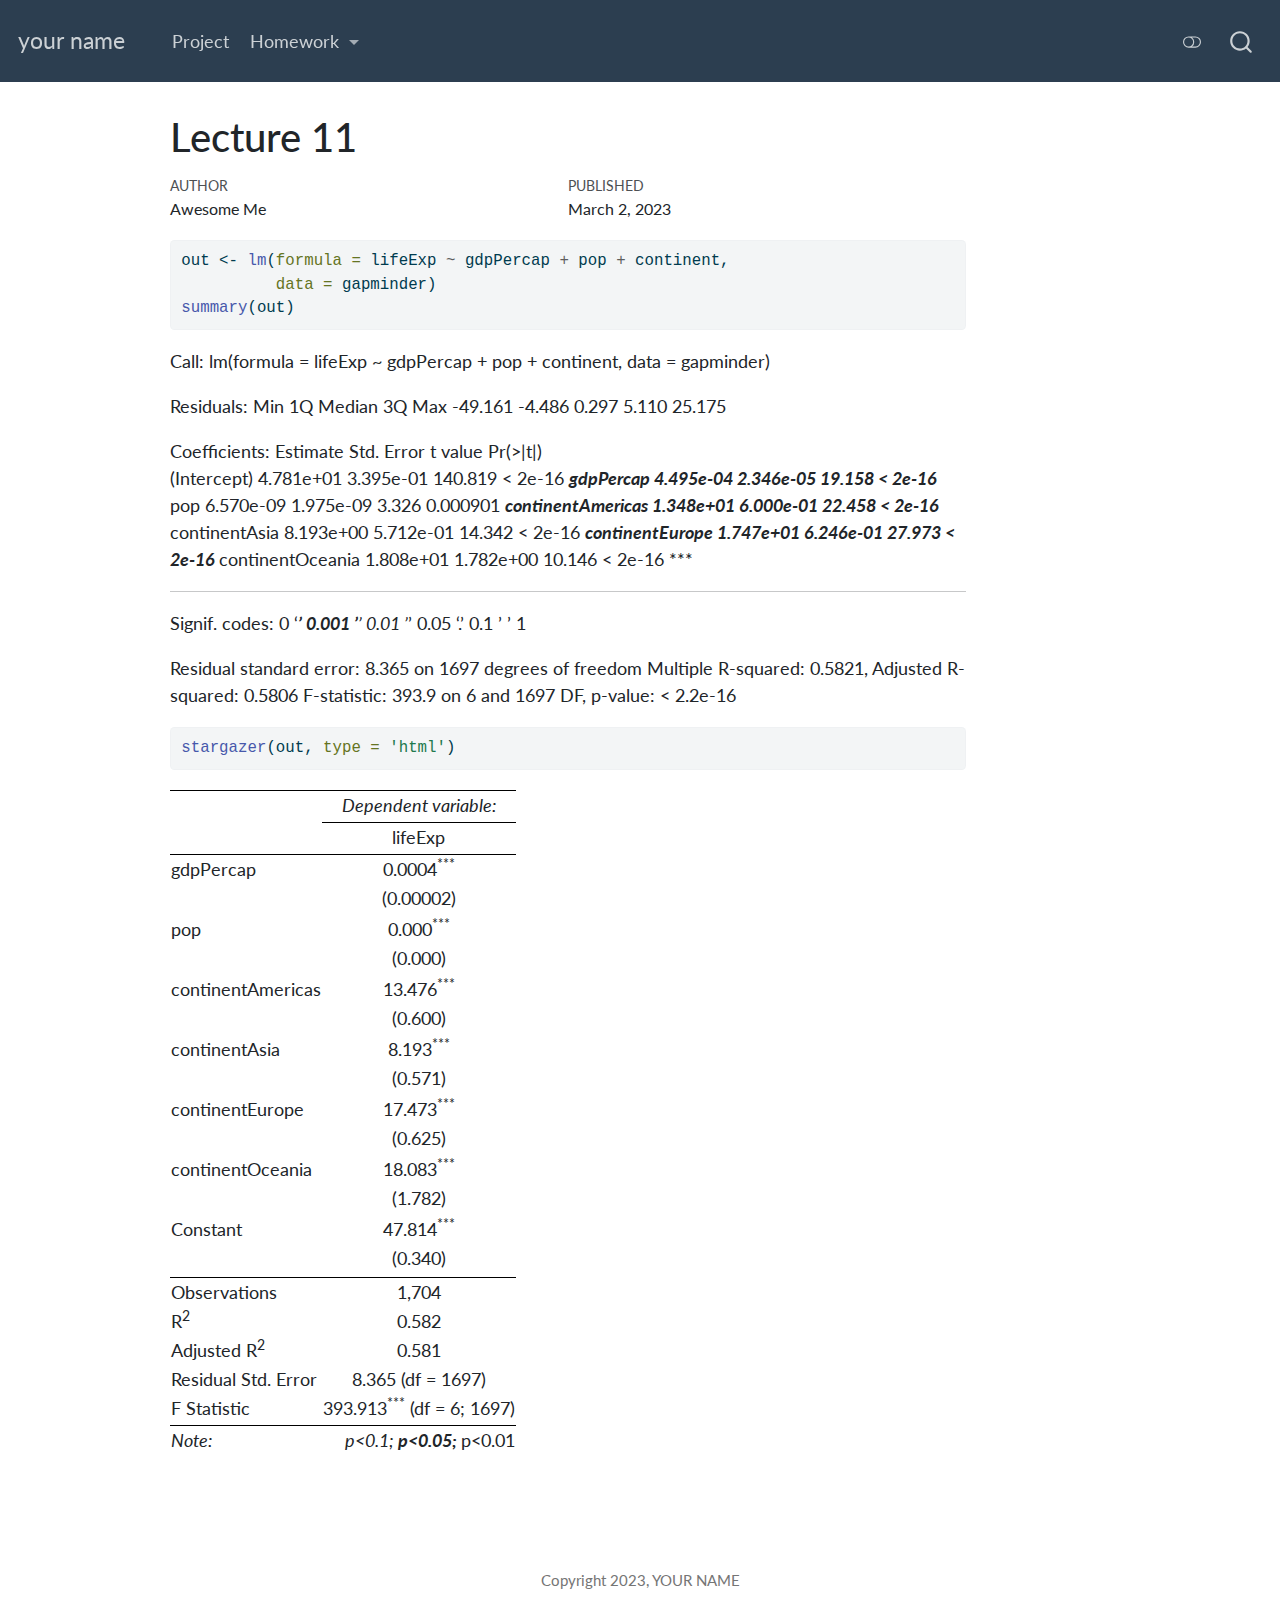
<file: docs/danl310-2023-03-02.html>
<!DOCTYPE html>
<html xmlns="http://www.w3.org/1999/xhtml" lang="en" xml:lang="en"><head>

<meta charset="utf-8">
<meta name="generator" content="quarto-1.2.335">

<meta name="viewport" content="width=device-width, initial-scale=1.0, user-scalable=yes">

<meta name="author" content="Awesome Me">
<meta name="dcterms.date" content="2023-03-02">

<title>your name - Lecture 11</title>
<style>
code{white-space: pre-wrap;}
span.smallcaps{font-variant: small-caps;}
div.columns{display: flex; gap: min(4vw, 1.5em);}
div.column{flex: auto; overflow-x: auto;}
div.hanging-indent{margin-left: 1.5em; text-indent: -1.5em;}
ul.task-list{list-style: none;}
ul.task-list li input[type="checkbox"] {
  width: 0.8em;
  margin: 0 0.8em 0.2em -1.6em;
  vertical-align: middle;
}
pre > code.sourceCode { white-space: pre; position: relative; }
pre > code.sourceCode > span { display: inline-block; line-height: 1.25; }
pre > code.sourceCode > span:empty { height: 1.2em; }
.sourceCode { overflow: visible; }
code.sourceCode > span { color: inherit; text-decoration: inherit; }
div.sourceCode { margin: 1em 0; }
pre.sourceCode { margin: 0; }
@media screen {
div.sourceCode { overflow: auto; }
}
@media print {
pre > code.sourceCode { white-space: pre-wrap; }
pre > code.sourceCode > span { text-indent: -5em; padding-left: 5em; }
}
pre.numberSource code
  { counter-reset: source-line 0; }
pre.numberSource code > span
  { position: relative; left: -4em; counter-increment: source-line; }
pre.numberSource code > span > a:first-child::before
  { content: counter(source-line);
    position: relative; left: -1em; text-align: right; vertical-align: baseline;
    border: none; display: inline-block;
    -webkit-touch-callout: none; -webkit-user-select: none;
    -khtml-user-select: none; -moz-user-select: none;
    -ms-user-select: none; user-select: none;
    padding: 0 4px; width: 4em;
    color: #aaaaaa;
  }
pre.numberSource { margin-left: 3em; border-left: 1px solid #aaaaaa;  padding-left: 4px; }
div.sourceCode
  {   }
@media screen {
pre > code.sourceCode > span > a:first-child::before { text-decoration: underline; }
}
code span.al { color: #ff0000; font-weight: bold; } /* Alert */
code span.an { color: #60a0b0; font-weight: bold; font-style: italic; } /* Annotation */
code span.at { color: #7d9029; } /* Attribute */
code span.bn { color: #40a070; } /* BaseN */
code span.bu { color: #008000; } /* BuiltIn */
code span.cf { color: #007020; font-weight: bold; } /* ControlFlow */
code span.ch { color: #4070a0; } /* Char */
code span.cn { color: #880000; } /* Constant */
code span.co { color: #60a0b0; font-style: italic; } /* Comment */
code span.cv { color: #60a0b0; font-weight: bold; font-style: italic; } /* CommentVar */
code span.do { color: #ba2121; font-style: italic; } /* Documentation */
code span.dt { color: #902000; } /* DataType */
code span.dv { color: #40a070; } /* DecVal */
code span.er { color: #ff0000; font-weight: bold; } /* Error */
code span.ex { } /* Extension */
code span.fl { color: #40a070; } /* Float */
code span.fu { color: #06287e; } /* Function */
code span.im { color: #008000; font-weight: bold; } /* Import */
code span.in { color: #60a0b0; font-weight: bold; font-style: italic; } /* Information */
code span.kw { color: #007020; font-weight: bold; } /* Keyword */
code span.op { color: #666666; } /* Operator */
code span.ot { color: #007020; } /* Other */
code span.pp { color: #bc7a00; } /* Preprocessor */
code span.sc { color: #4070a0; } /* SpecialChar */
code span.ss { color: #bb6688; } /* SpecialString */
code span.st { color: #4070a0; } /* String */
code span.va { color: #19177c; } /* Variable */
code span.vs { color: #4070a0; } /* VerbatimString */
code span.wa { color: #60a0b0; font-weight: bold; font-style: italic; } /* Warning */
</style>


<script src="site_libs/quarto-nav/quarto-nav.js"></script>
<script src="site_libs/clipboard/clipboard.min.js"></script>
<script src="site_libs/quarto-search/autocomplete.umd.js"></script>
<script src="site_libs/quarto-search/fuse.min.js"></script>
<script src="site_libs/quarto-search/quarto-search.js"></script>
<meta name="quarto:offset" content="./">
<script src="site_libs/quarto-html/quarto.js"></script>
<script src="site_libs/quarto-html/popper.min.js"></script>
<script src="site_libs/quarto-html/tippy.umd.min.js"></script>
<script src="site_libs/quarto-html/anchor.min.js"></script>
<link href="site_libs/quarto-html/tippy.css" rel="stylesheet">
<link href="site_libs/quarto-html/quarto-syntax-highlighting.css" rel="stylesheet" class="quarto-color-scheme" id="quarto-text-highlighting-styles">
<link href="site_libs/quarto-html/quarto-syntax-highlighting-dark.css" rel="prefetch" class="quarto-color-scheme quarto-color-alternate" id="quarto-text-highlighting-styles">
<script src="site_libs/bootstrap/bootstrap.min.js"></script>
<link href="site_libs/bootstrap/bootstrap-icons.css" rel="stylesheet">
<link href="site_libs/bootstrap/bootstrap.min.css" rel="stylesheet" class="quarto-color-scheme" id="quarto-bootstrap" data-mode="light">
<link href="site_libs/bootstrap/bootstrap-dark.min.css" rel="prefetch" class="quarto-color-scheme quarto-color-alternate" id="quarto-bootstrap" data-mode="dark">
<script id="quarto-search-options" type="application/json">{
  "location": "navbar",
  "copy-button": false,
  "collapse-after": 3,
  "panel-placement": "end",
  "type": "overlay",
  "limit": 20,
  "language": {
    "search-no-results-text": "No results",
    "search-matching-documents-text": "matching documents",
    "search-copy-link-title": "Copy link to search",
    "search-hide-matches-text": "Hide additional matches",
    "search-more-match-text": "more match in this document",
    "search-more-matches-text": "more matches in this document",
    "search-clear-button-title": "Clear",
    "search-detached-cancel-button-title": "Cancel",
    "search-submit-button-title": "Submit"
  }
}</script>


</head>

<body class="nav-fixed">

<div id="quarto-search-results"></div>
  <header id="quarto-header" class="headroom fixed-top">
    <nav class="navbar navbar-expand-lg navbar-dark ">
      <div class="navbar-container container-fluid">
      <div class="navbar-brand-container">
    <a class="navbar-brand" href="./index.html">
    <span class="navbar-title">your name</span>
    </a>
  </div>
          <button class="navbar-toggler" type="button" data-bs-toggle="collapse" data-bs-target="#navbarCollapse" aria-controls="navbarCollapse" aria-expanded="false" aria-label="Toggle navigation" onclick="if (window.quartoToggleHeadroom) { window.quartoToggleHeadroom(); }">
  <span class="navbar-toggler-icon"></span>
</button>
          <div class="collapse navbar-collapse" id="navbarCollapse">
            <ul class="navbar-nav navbar-nav-scroll me-auto">
  <li class="nav-item">
    <a class="nav-link" href="./teamproj0.html">
 <span class="menu-text">Project</span></a>
  </li>  
  <li class="nav-item dropdown ">
    <a class="nav-link dropdown-toggle" href="#" id="nav-menu-homework" role="button" data-bs-toggle="dropdown" aria-expanded="false">
 <span class="menu-text">Homework</span>
    </a>
    <ul class="dropdown-menu" aria-labelledby="nav-menu-homework">    
        <li>
    <a class="dropdown-item" href="./hw0.html">
 <span class="dropdown-text">hw0</span></a>
  </li>  
    </ul>
  </li>
</ul>
              <div class="quarto-toggle-container">
                  <a href="" class="quarto-color-scheme-toggle nav-link" onclick="window.quartoToggleColorScheme(); return false;" title="Toggle dark mode"><i class="bi"></i></a>
              </div>
              <div id="quarto-search" class="" title="Search"></div>
          </div> <!-- /navcollapse -->
      </div> <!-- /container-fluid -->
    </nav>
</header>
<!-- content -->
<div id="quarto-content" class="quarto-container page-columns page-rows-contents page-layout-article page-navbar">
<!-- sidebar -->
<!-- margin-sidebar -->
    <div id="quarto-margin-sidebar" class="sidebar margin-sidebar">
        
    </div>
<!-- main -->
<main class="content" id="quarto-document-content">

<header id="title-block-header" class="quarto-title-block default">
<div class="quarto-title">
<h1 class="title">Lecture 11</h1>
</div>



<div class="quarto-title-meta">

    <div>
    <div class="quarto-title-meta-heading">Author</div>
    <div class="quarto-title-meta-contents">
             <p>Awesome Me </p>
          </div>
  </div>
    
    <div>
    <div class="quarto-title-meta-heading">Published</div>
    <div class="quarto-title-meta-contents">
      <p class="date">March 2, 2023</p>
    </div>
  </div>
  
    
  </div>
  

</header>

<div class="sourceCode cell-code" id="cb1"><pre class="sourceCode r code-with-copy"><code class="sourceCode r"><span id="cb1-1"><a href="#cb1-1" aria-hidden="true" tabindex="-1"></a>out <span class="ot">&lt;-</span> <span class="fu">lm</span>(<span class="at">formula =</span> lifeExp <span class="sc">~</span> gdpPercap <span class="sc">+</span> pop <span class="sc">+</span> continent,</span>
<span id="cb1-2"><a href="#cb1-2" aria-hidden="true" tabindex="-1"></a>          <span class="at">data =</span> gapminder)</span>
<span id="cb1-3"><a href="#cb1-3" aria-hidden="true" tabindex="-1"></a><span class="fu">summary</span>(out)</span></code><button title="Copy to Clipboard" class="code-copy-button"><i class="bi"></i></button></pre></div>
<p>Call: lm(formula = lifeExp ~ gdpPercap + pop + continent, data = gapminder)</p>
<p>Residuals: Min 1Q Median 3Q Max -49.161 -4.486 0.297 5.110 25.175</p>
<p>Coefficients: Estimate Std. Error t value Pr(&gt;|t|)<br>
(Intercept) 4.781e+01 3.395e-01 140.819 &lt; 2e-16 <strong><em> gdpPercap 4.495e-04 2.346e-05 19.158 &lt; 2e-16 </em></strong> pop 6.570e-09 1.975e-09 3.326 0.000901 <strong><em> continentAmericas 1.348e+01 6.000e-01 22.458 &lt; 2e-16 </em></strong> continentAsia 8.193e+00 5.712e-01 14.342 &lt; 2e-16 <strong><em> continentEurope 1.747e+01 6.246e-01 27.973 &lt; 2e-16 </em></strong> continentOceania 1.808e+01 1.782e+00 10.146 &lt; 2e-16 ***</p>
<hr>
<p>Signif. codes: 0 ‘<em><strong>’ 0.001 ’</strong>’ 0.01 ’</em>’ 0.05 ‘.’ 0.1 ’ ’ 1</p>
<p>Residual standard error: 8.365 on 1697 degrees of freedom Multiple R-squared: 0.5821, Adjusted R-squared: 0.5806 F-statistic: 393.9 on 6 and 1697 DF, p-value: &lt; 2.2e-16</p>
<div class="sourceCode cell-code" id="cb2"><pre class="sourceCode r code-with-copy"><code class="sourceCode r"><span id="cb2-1"><a href="#cb2-1" aria-hidden="true" tabindex="-1"></a><span class="fu">stargazer</span>(out, <span class="at">type =</span> <span class="st">'html'</span>)</span></code><button title="Copy to Clipboard" class="code-copy-button"><i class="bi"></i></button></pre></div>

<table style="text-align:center">
<tbody><tr>
<td colspan="2" style="border-bottom: 1px solid black">
</td>
</tr>
<tr>
<td style="text-align:left">
</td>
<td>
<em>Dependent variable:</em>
</td>
</tr>
<tr>
<td>
</td>
<td colspan="1" style="border-bottom: 1px solid black">
</td>
</tr>
<tr>
<td style="text-align:left">
</td>
<td>
lifeExp
</td>
</tr>
<tr>
<td colspan="2" style="border-bottom: 1px solid black">
</td>
</tr>
<tr>
<td style="text-align:left">
gdpPercap
</td>
<td>
0.0004<sup>***</sup>
</td>
</tr>
<tr>
<td style="text-align:left">
</td>
<td>
(0.00002)
</td>
</tr>
<tr>
<td style="text-align:left">
</td>
<td>
</td>
</tr>
<tr>
<td style="text-align:left">
pop
</td>
<td>
0.000<sup>***</sup>
</td>
</tr>
<tr>
<td style="text-align:left">
</td>
<td>
(0.000)
</td>
</tr>
<tr>
<td style="text-align:left">
</td>
<td>
</td>
</tr>
<tr>
<td style="text-align:left">
continentAmericas
</td>
<td>
13.476<sup>***</sup>
</td>
</tr>
<tr>
<td style="text-align:left">
</td>
<td>
(0.600)
</td>
</tr>
<tr>
<td style="text-align:left">
</td>
<td>
</td>
</tr>
<tr>
<td style="text-align:left">
continentAsia
</td>
<td>
8.193<sup>***</sup>
</td>
</tr>
<tr>
<td style="text-align:left">
</td>
<td>
(0.571)
</td>
</tr>
<tr>
<td style="text-align:left">
</td>
<td>
</td>
</tr>
<tr>
<td style="text-align:left">
continentEurope
</td>
<td>
17.473<sup>***</sup>
</td>
</tr>
<tr>
<td style="text-align:left">
</td>
<td>
(0.625)
</td>
</tr>
<tr>
<td style="text-align:left">
</td>
<td>
</td>
</tr>
<tr>
<td style="text-align:left">
continentOceania
</td>
<td>
18.083<sup>***</sup>
</td>
</tr>
<tr>
<td style="text-align:left">
</td>
<td>
(1.782)
</td>
</tr>
<tr>
<td style="text-align:left">
</td>
<td>
</td>
</tr>
<tr>
<td style="text-align:left">
Constant
</td>
<td>
47.814<sup>***</sup>
</td>
</tr>
<tr>
<td style="text-align:left">
</td>
<td>
(0.340)
</td>
</tr>
<tr>
<td style="text-align:left">
</td>
<td>
</td>
</tr>
<tr>
<td colspan="2" style="border-bottom: 1px solid black">
</td>
</tr>
<tr>
<td style="text-align:left">
Observations
</td>
<td>
1,704
</td>
</tr>
<tr>
<td style="text-align:left">
R<sup>2</sup>
</td>
<td>
0.582
</td>
</tr>
<tr>
<td style="text-align:left">
Adjusted R<sup>2</sup>
</td>
<td>
0.581
</td>
</tr>
<tr>
<td style="text-align:left">
Residual Std. Error
</td>
<td>
8.365 (df = 1697)
</td>
</tr>
<tr>
<td style="text-align:left">
F Statistic
</td>
<td>
393.913<sup>***</sup> (df = 6; 1697)
</td>
</tr>
<tr>
<td colspan="2" style="border-bottom: 1px solid black">
</td>
</tr>
<tr>
<td style="text-align:left">
<em>Note:</em>
</td>
<td style="text-align:right">
<sup><em></em></sup><em>p&lt;0.1; <sup><strong></strong></sup><strong>p&lt;0.05; <sup></sup></strong></em>p&lt;0.01
</td>
</tr>

</tbody></table>



</main> <!-- /main -->
<script type="text/javascript" src="links.js"></script>
<script id="quarto-html-after-body" type="application/javascript">
window.document.addEventListener("DOMContentLoaded", function (event) {
  const toggleBodyColorMode = (bsSheetEl) => {
    const mode = bsSheetEl.getAttribute("data-mode");
    const bodyEl = window.document.querySelector("body");
    if (mode === "dark") {
      bodyEl.classList.add("quarto-dark");
      bodyEl.classList.remove("quarto-light");
    } else {
      bodyEl.classList.add("quarto-light");
      bodyEl.classList.remove("quarto-dark");
    }
  }
  const toggleBodyColorPrimary = () => {
    const bsSheetEl = window.document.querySelector("link#quarto-bootstrap");
    if (bsSheetEl) {
      toggleBodyColorMode(bsSheetEl);
    }
  }
  toggleBodyColorPrimary();  
  const disableStylesheet = (stylesheets) => {
    for (let i=0; i < stylesheets.length; i++) {
      const stylesheet = stylesheets[i];
      stylesheet.rel = 'prefetch';
    }
  }
  const enableStylesheet = (stylesheets) => {
    for (let i=0; i < stylesheets.length; i++) {
      const stylesheet = stylesheets[i];
      stylesheet.rel = 'stylesheet';
    }
  }
  const manageTransitions = (selector, allowTransitions) => {
    const els = window.document.querySelectorAll(selector);
    for (let i=0; i < els.length; i++) {
      const el = els[i];
      if (allowTransitions) {
        el.classList.remove('notransition');
      } else {
        el.classList.add('notransition');
      }
    }
  }
  const toggleColorMode = (alternate) => {
    // Switch the stylesheets
    const alternateStylesheets = window.document.querySelectorAll('link.quarto-color-scheme.quarto-color-alternate');
    manageTransitions('#quarto-margin-sidebar .nav-link', false);
    if (alternate) {
      enableStylesheet(alternateStylesheets);
      for (const sheetNode of alternateStylesheets) {
        if (sheetNode.id === "quarto-bootstrap") {
          toggleBodyColorMode(sheetNode);
        }
      }
    } else {
      disableStylesheet(alternateStylesheets);
      toggleBodyColorPrimary();
    }
    manageTransitions('#quarto-margin-sidebar .nav-link', true);
    // Switch the toggles
    const toggles = window.document.querySelectorAll('.quarto-color-scheme-toggle');
    for (let i=0; i < toggles.length; i++) {
      const toggle = toggles[i];
      if (toggle) {
        if (alternate) {
          toggle.classList.add("alternate");     
        } else {
          toggle.classList.remove("alternate");
        }
      }
    }
    // Hack to workaround the fact that safari doesn't
    // properly recolor the scrollbar when toggling (#1455)
    if (navigator.userAgent.indexOf('Safari') > 0 && navigator.userAgent.indexOf('Chrome') == -1) {
      manageTransitions("body", false);
      window.scrollTo(0, 1);
      setTimeout(() => {
        window.scrollTo(0, 0);
        manageTransitions("body", true);
      }, 40);  
    }
  }
  const isFileUrl = () => { 
    return window.location.protocol === 'file:';
  }
  const hasAlternateSentinel = () => {  
    let styleSentinel = getColorSchemeSentinel();
    if (styleSentinel !== null) {
      return styleSentinel === "alternate";
    } else {
      return false;
    }
  }
  const setStyleSentinel = (alternate) => {
    const value = alternate ? "alternate" : "default";
    if (!isFileUrl()) {
      window.localStorage.setItem("quarto-color-scheme", value);
    } else {
      localAlternateSentinel = value;
    }
  }
  const getColorSchemeSentinel = () => {
    if (!isFileUrl()) {
      const storageValue = window.localStorage.getItem("quarto-color-scheme");
      return storageValue != null ? storageValue : localAlternateSentinel;
    } else {
      return localAlternateSentinel;
    }
  }
  let localAlternateSentinel = 'default';
  // Dark / light mode switch
  window.quartoToggleColorScheme = () => {
    // Read the current dark / light value 
    let toAlternate = !hasAlternateSentinel();
    toggleColorMode(toAlternate);
    setStyleSentinel(toAlternate);
  };
  // Ensure there is a toggle, if there isn't float one in the top right
  if (window.document.querySelector('.quarto-color-scheme-toggle') === null) {
    const a = window.document.createElement('a');
    a.classList.add('top-right');
    a.classList.add('quarto-color-scheme-toggle');
    a.href = "";
    a.onclick = function() { try { window.quartoToggleColorScheme(); } catch {} return false; };
    const i = window.document.createElement("i");
    i.classList.add('bi');
    a.appendChild(i);
    window.document.body.appendChild(a);
  }
  // Switch to dark mode if need be
  if (hasAlternateSentinel()) {
    toggleColorMode(true);
  } else {
    toggleColorMode(false);
  }
  const icon = "";
  const anchorJS = new window.AnchorJS();
  anchorJS.options = {
    placement: 'right',
    icon: icon
  };
  anchorJS.add('.anchored');
  const clipboard = new window.ClipboardJS('.code-copy-button', {
    target: function(trigger) {
      return trigger.previousElementSibling;
    }
  });
  clipboard.on('success', function(e) {
    // button target
    const button = e.trigger;
    // don't keep focus
    button.blur();
    // flash "checked"
    button.classList.add('code-copy-button-checked');
    var currentTitle = button.getAttribute("title");
    button.setAttribute("title", "Copied!");
    let tooltip;
    if (window.bootstrap) {
      button.setAttribute("data-bs-toggle", "tooltip");
      button.setAttribute("data-bs-placement", "left");
      button.setAttribute("data-bs-title", "Copied!");
      tooltip = new bootstrap.Tooltip(button, 
        { trigger: "manual", 
          customClass: "code-copy-button-tooltip",
          offset: [0, -8]});
      tooltip.show();    
    }
    setTimeout(function() {
      if (tooltip) {
        tooltip.hide();
        button.removeAttribute("data-bs-title");
        button.removeAttribute("data-bs-toggle");
        button.removeAttribute("data-bs-placement");
      }
      button.setAttribute("title", currentTitle);
      button.classList.remove('code-copy-button-checked');
    }, 1000);
    // clear code selection
    e.clearSelection();
  });
  function tippyHover(el, contentFn) {
    const config = {
      allowHTML: true,
      content: contentFn,
      maxWidth: 500,
      delay: 100,
      arrow: false,
      appendTo: function(el) {
          return el.parentElement;
      },
      interactive: true,
      interactiveBorder: 10,
      theme: 'quarto',
      placement: 'bottom-start'
    };
    window.tippy(el, config); 
  }
  const noterefs = window.document.querySelectorAll('a[role="doc-noteref"]');
  for (var i=0; i<noterefs.length; i++) {
    const ref = noterefs[i];
    tippyHover(ref, function() {
      // use id or data attribute instead here
      let href = ref.getAttribute('data-footnote-href') || ref.getAttribute('href');
      try { href = new URL(href).hash; } catch {}
      const id = href.replace(/^#\/?/, "");
      const note = window.document.getElementById(id);
      return note.innerHTML;
    });
  }
  const findCites = (el) => {
    const parentEl = el.parentElement;
    if (parentEl) {
      const cites = parentEl.dataset.cites;
      if (cites) {
        return {
          el,
          cites: cites.split(' ')
        };
      } else {
        return findCites(el.parentElement)
      }
    } else {
      return undefined;
    }
  };
  var bibliorefs = window.document.querySelectorAll('a[role="doc-biblioref"]');
  for (var i=0; i<bibliorefs.length; i++) {
    const ref = bibliorefs[i];
    const citeInfo = findCites(ref);
    if (citeInfo) {
      tippyHover(citeInfo.el, function() {
        var popup = window.document.createElement('div');
        citeInfo.cites.forEach(function(cite) {
          var citeDiv = window.document.createElement('div');
          citeDiv.classList.add('hanging-indent');
          citeDiv.classList.add('csl-entry');
          var biblioDiv = window.document.getElementById('ref-' + cite);
          if (biblioDiv) {
            citeDiv.innerHTML = biblioDiv.innerHTML;
          }
          popup.appendChild(citeDiv);
        });
        return popup.innerHTML;
      });
    }
  }
});
</script>
</div> <!-- /content -->
<footer class="footer">
  <div class="nav-footer">
      <div class="nav-footer-center">Copyright 2023, YOUR NAME</div>
  </div>
</footer>



</body></html>
</file>
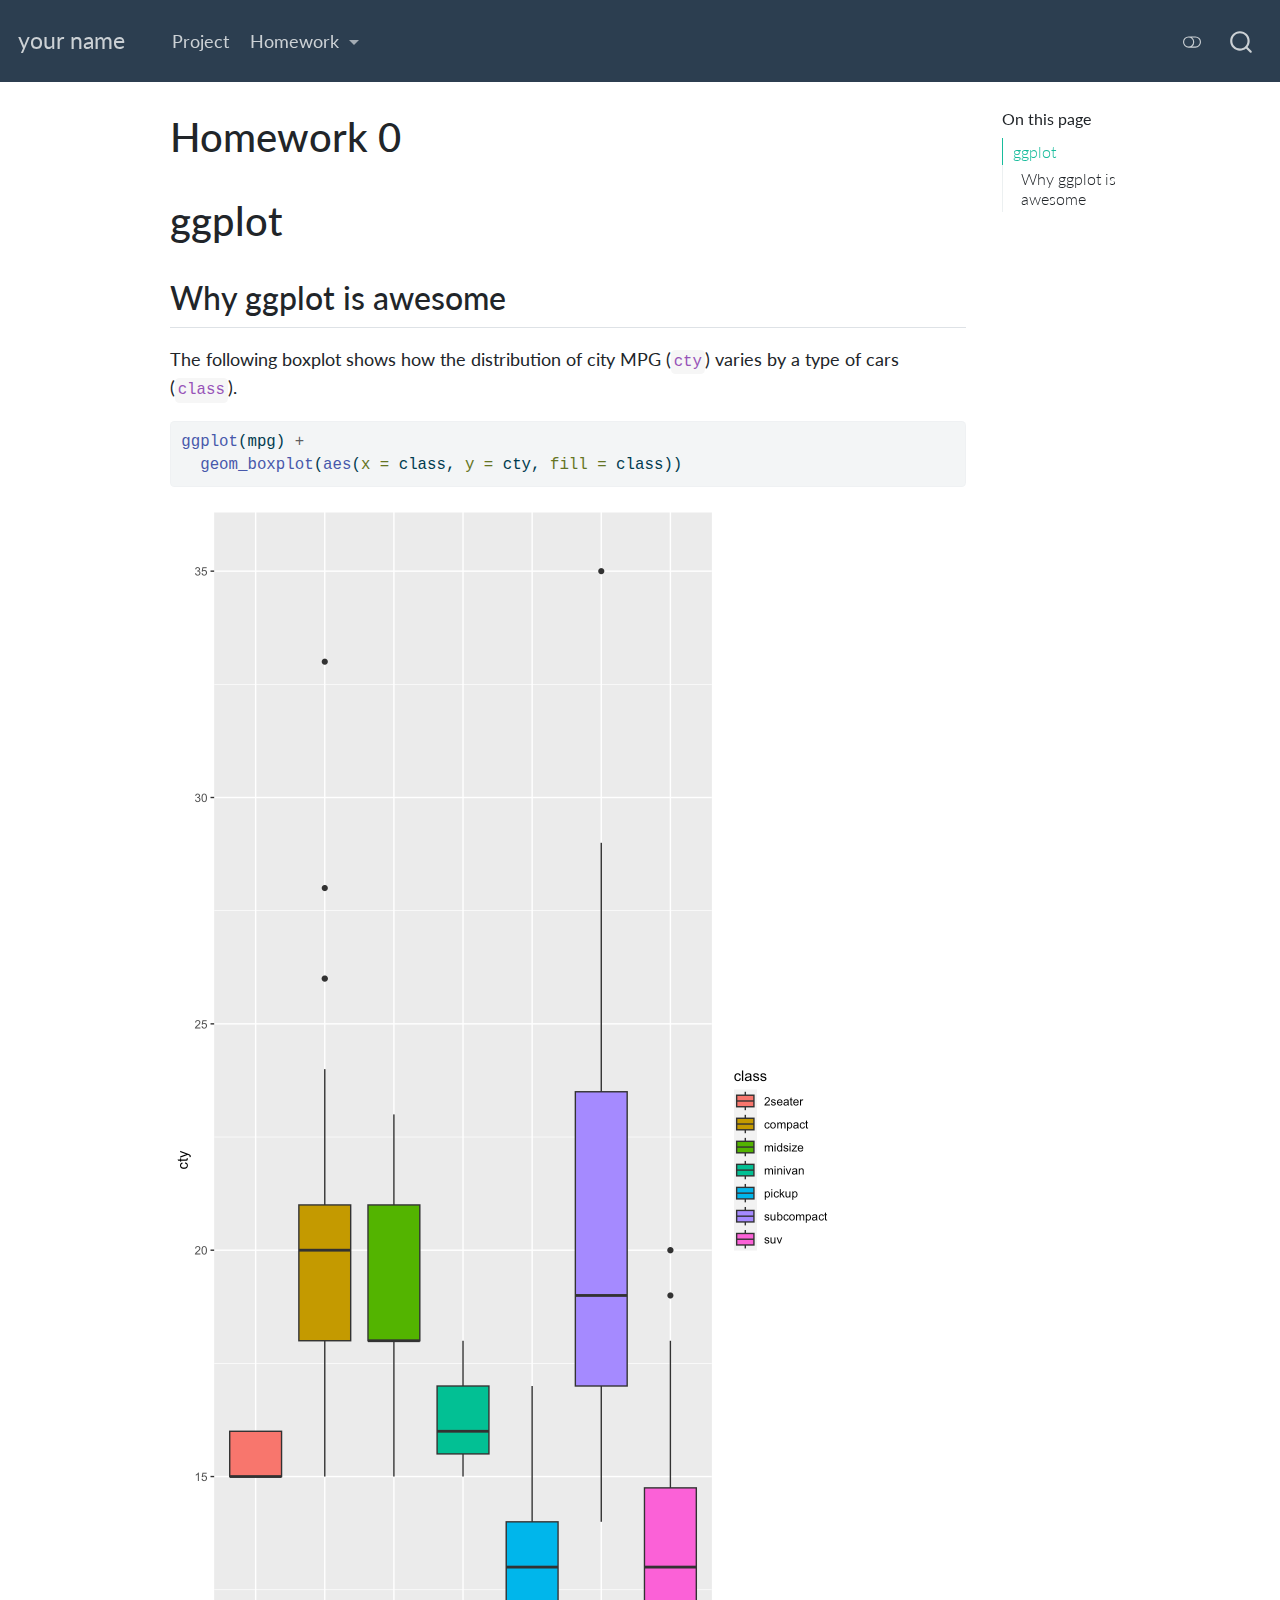
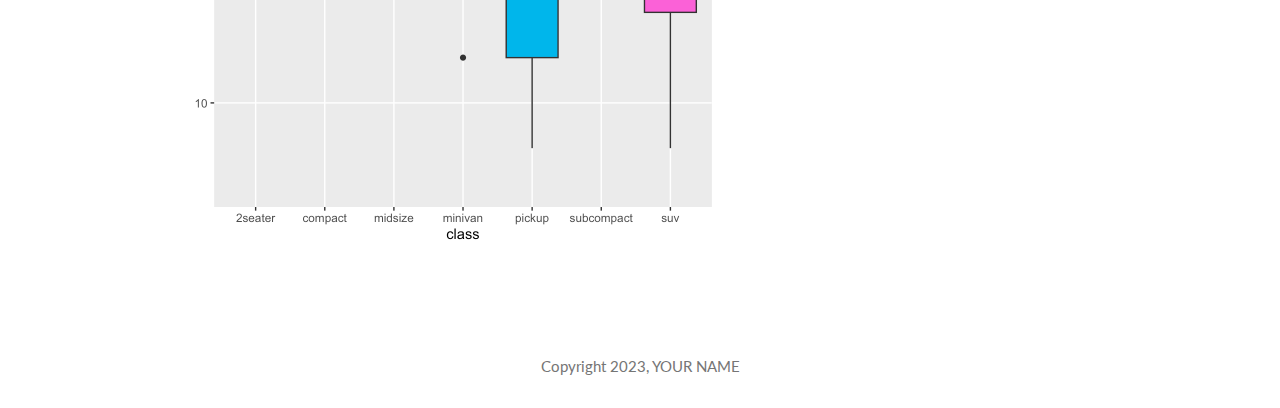
<file: docs/hw0.html>
<!DOCTYPE html>
<html xmlns="http://www.w3.org/1999/xhtml" lang="en" xml:lang="en"><head>

<meta charset="utf-8">
<meta name="generator" content="quarto-1.2.269">

<meta name="viewport" content="width=device-width, initial-scale=1.0, user-scalable=yes">


<title>your name - Homework 0</title>
<style>
code{white-space: pre-wrap;}
span.smallcaps{font-variant: small-caps;}
div.columns{display: flex; gap: min(4vw, 1.5em);}
div.column{flex: auto; overflow-x: auto;}
div.hanging-indent{margin-left: 1.5em; text-indent: -1.5em;}
ul.task-list{list-style: none;}
ul.task-list li input[type="checkbox"] {
  width: 0.8em;
  margin: 0 0.8em 0.2em -1.6em;
  vertical-align: middle;
}
pre > code.sourceCode { white-space: pre; position: relative; }
pre > code.sourceCode > span { display: inline-block; line-height: 1.25; }
pre > code.sourceCode > span:empty { height: 1.2em; }
.sourceCode { overflow: visible; }
code.sourceCode > span { color: inherit; text-decoration: inherit; }
div.sourceCode { margin: 1em 0; }
pre.sourceCode { margin: 0; }
@media screen {
div.sourceCode { overflow: auto; }
}
@media print {
pre > code.sourceCode { white-space: pre-wrap; }
pre > code.sourceCode > span { text-indent: -5em; padding-left: 5em; }
}
pre.numberSource code
  { counter-reset: source-line 0; }
pre.numberSource code > span
  { position: relative; left: -4em; counter-increment: source-line; }
pre.numberSource code > span > a:first-child::before
  { content: counter(source-line);
    position: relative; left: -1em; text-align: right; vertical-align: baseline;
    border: none; display: inline-block;
    -webkit-touch-callout: none; -webkit-user-select: none;
    -khtml-user-select: none; -moz-user-select: none;
    -ms-user-select: none; user-select: none;
    padding: 0 4px; width: 4em;
    color: #aaaaaa;
  }
pre.numberSource { margin-left: 3em; border-left: 1px solid #aaaaaa;  padding-left: 4px; }
div.sourceCode
  {   }
@media screen {
pre > code.sourceCode > span > a:first-child::before { text-decoration: underline; }
}
code span.al { color: #ff0000; font-weight: bold; } /* Alert */
code span.an { color: #60a0b0; font-weight: bold; font-style: italic; } /* Annotation */
code span.at { color: #7d9029; } /* Attribute */
code span.bn { color: #40a070; } /* BaseN */
code span.bu { color: #008000; } /* BuiltIn */
code span.cf { color: #007020; font-weight: bold; } /* ControlFlow */
code span.ch { color: #4070a0; } /* Char */
code span.cn { color: #880000; } /* Constant */
code span.co { color: #60a0b0; font-style: italic; } /* Comment */
code span.cv { color: #60a0b0; font-weight: bold; font-style: italic; } /* CommentVar */
code span.do { color: #ba2121; font-style: italic; } /* Documentation */
code span.dt { color: #902000; } /* DataType */
code span.dv { color: #40a070; } /* DecVal */
code span.er { color: #ff0000; font-weight: bold; } /* Error */
code span.ex { } /* Extension */
code span.fl { color: #40a070; } /* Float */
code span.fu { color: #06287e; } /* Function */
code span.im { color: #008000; font-weight: bold; } /* Import */
code span.in { color: #60a0b0; font-weight: bold; font-style: italic; } /* Information */
code span.kw { color: #007020; font-weight: bold; } /* Keyword */
code span.op { color: #666666; } /* Operator */
code span.ot { color: #007020; } /* Other */
code span.pp { color: #bc7a00; } /* Preprocessor */
code span.sc { color: #4070a0; } /* SpecialChar */
code span.ss { color: #bb6688; } /* SpecialString */
code span.st { color: #4070a0; } /* String */
code span.va { color: #19177c; } /* Variable */
code span.vs { color: #4070a0; } /* VerbatimString */
code span.wa { color: #60a0b0; font-weight: bold; font-style: italic; } /* Warning */
</style>


<script src="site_libs/quarto-nav/quarto-nav.js"></script>
<script src="site_libs/clipboard/clipboard.min.js"></script>
<script src="site_libs/quarto-search/autocomplete.umd.js"></script>
<script src="site_libs/quarto-search/fuse.min.js"></script>
<script src="site_libs/quarto-search/quarto-search.js"></script>
<meta name="quarto:offset" content="./">
<script src="site_libs/quarto-html/quarto.js"></script>
<script src="site_libs/quarto-html/popper.min.js"></script>
<script src="site_libs/quarto-html/tippy.umd.min.js"></script>
<script src="site_libs/quarto-html/anchor.min.js"></script>
<link href="site_libs/quarto-html/tippy.css" rel="stylesheet">
<link href="site_libs/quarto-html/quarto-syntax-highlighting.css" rel="stylesheet" class="quarto-color-scheme" id="quarto-text-highlighting-styles">
<link href="site_libs/quarto-html/quarto-syntax-highlighting-dark.css" rel="prefetch" class="quarto-color-scheme quarto-color-alternate" id="quarto-text-highlighting-styles">
<script src="site_libs/bootstrap/bootstrap.min.js"></script>
<link href="site_libs/bootstrap/bootstrap-icons.css" rel="stylesheet">
<link href="site_libs/bootstrap/bootstrap.min.css" rel="stylesheet" class="quarto-color-scheme" id="quarto-bootstrap" data-mode="light">
<link href="site_libs/bootstrap/bootstrap-dark.min.css" rel="prefetch" class="quarto-color-scheme quarto-color-alternate" id="quarto-bootstrap" data-mode="dark">
<script id="quarto-search-options" type="application/json">{
  "location": "navbar",
  "copy-button": false,
  "collapse-after": 3,
  "panel-placement": "end",
  "type": "overlay",
  "limit": 20,
  "language": {
    "search-no-results-text": "No results",
    "search-matching-documents-text": "matching documents",
    "search-copy-link-title": "Copy link to search",
    "search-hide-matches-text": "Hide additional matches",
    "search-more-match-text": "more match in this document",
    "search-more-matches-text": "more matches in this document",
    "search-clear-button-title": "Clear",
    "search-detached-cancel-button-title": "Cancel",
    "search-submit-button-title": "Submit"
  }
}</script>


</head>

<body class="nav-fixed">

<div id="quarto-search-results"></div>
  <header id="quarto-header" class="headroom fixed-top">
    <nav class="navbar navbar-expand-lg navbar-dark ">
      <div class="navbar-container container-fluid">
      <div class="navbar-brand-container">
    <a class="navbar-brand" href="./index.html">
    <span class="navbar-title">your name</span>
    </a>
  </div>
          <button class="navbar-toggler" type="button" data-bs-toggle="collapse" data-bs-target="#navbarCollapse" aria-controls="navbarCollapse" aria-expanded="false" aria-label="Toggle navigation" onclick="if (window.quartoToggleHeadroom) { window.quartoToggleHeadroom(); }">
  <span class="navbar-toggler-icon"></span>
</button>
          <div class="collapse navbar-collapse" id="navbarCollapse">
            <ul class="navbar-nav navbar-nav-scroll me-auto">
  <li class="nav-item">
    <a class="nav-link" href="./teamproj0.html">
 <span class="menu-text">Project</span></a>
  </li>  
  <li class="nav-item dropdown ">
    <a class="nav-link dropdown-toggle" href="#" id="nav-menu-homework" role="button" data-bs-toggle="dropdown" aria-expanded="false">
 <span class="menu-text">Homework</span>
    </a>
    <ul class="dropdown-menu" aria-labelledby="nav-menu-homework">    
        <li>
    <a class="dropdown-item" href="./hw0.html">
 <span class="dropdown-text">hw0</span></a>
  </li>  
    </ul>
  </li>
</ul>
              <div class="quarto-toggle-container">
                  <a href="" class="quarto-color-scheme-toggle nav-link" onclick="window.quartoToggleColorScheme(); return false;" title="Toggle dark mode"><i class="bi"></i></a>
              </div>
              <div id="quarto-search" class="" title="Search"></div>
          </div> <!-- /navcollapse -->
      </div> <!-- /container-fluid -->
    </nav>
</header>
<!-- content -->
<div id="quarto-content" class="quarto-container page-columns page-rows-contents page-layout-article page-navbar">
<!-- sidebar -->
<!-- margin-sidebar -->
    <div id="quarto-margin-sidebar" class="sidebar margin-sidebar">
        <nav id="TOC" role="doc-toc" class="toc-active">
    <h2 id="toc-title">On this page</h2>
   
  <ul>
  <li><a href="#ggplot" id="toc-ggplot" class="nav-link active" data-scroll-target="#ggplot">ggplot</a>
  <ul class="collapse">
  <li><a href="#why-ggplot-is-awesome" id="toc-why-ggplot-is-awesome" class="nav-link" data-scroll-target="#why-ggplot-is-awesome">Why ggplot is awesome</a></li>
  </ul></li>
  </ul>
</nav>
    </div>
<!-- main -->
<main class="content" id="quarto-document-content">

<header id="title-block-header" class="quarto-title-block default">
<div class="quarto-title">
<h1 class="title">Homework 0</h1>
</div>



<div class="quarto-title-meta">

    
  
    
  </div>
  

</header>

<section id="ggplot" class="level1">
<h1>ggplot</h1>
<section id="why-ggplot-is-awesome" class="level2">
<h2 class="anchored" data-anchor-id="why-ggplot-is-awesome">Why ggplot is awesome</h2>
<p>The following boxplot shows how the distribution of city MPG (<code>cty</code>) varies by a type of cars (<code>class</code>).</p>
<div class="cell">
<div class="sourceCode cell-code" id="cb1"><pre class="sourceCode r code-with-copy"><code class="sourceCode r"><span id="cb1-1"><a href="#cb1-1" aria-hidden="true" tabindex="-1"></a><span class="fu">ggplot</span>(mpg) <span class="sc">+</span></span>
<span id="cb1-2"><a href="#cb1-2" aria-hidden="true" tabindex="-1"></a>  <span class="fu">geom_boxplot</span>(<span class="fu">aes</span>(<span class="at">x =</span> class, <span class="at">y =</span> cty, <span class="at">fill =</span> class))</span></code><button title="Copy to Clipboard" class="code-copy-button"><i class="bi"></i></button></pre></div>
<div class="cell-output-display">
<p><img src="hw0_files/figure-html/mpg-box-1.png" class="img-fluid" width="672"></p>
</div>
</div>


</section>
</section>

</main> <!-- /main -->
<script type="text/javascript" src="links.js"></script>
<script id="quarto-html-after-body" type="application/javascript">
window.document.addEventListener("DOMContentLoaded", function (event) {
  const toggleBodyColorMode = (bsSheetEl) => {
    const mode = bsSheetEl.getAttribute("data-mode");
    const bodyEl = window.document.querySelector("body");
    if (mode === "dark") {
      bodyEl.classList.add("quarto-dark");
      bodyEl.classList.remove("quarto-light");
    } else {
      bodyEl.classList.add("quarto-light");
      bodyEl.classList.remove("quarto-dark");
    }
  }
  const toggleBodyColorPrimary = () => {
    const bsSheetEl = window.document.querySelector("link#quarto-bootstrap");
    if (bsSheetEl) {
      toggleBodyColorMode(bsSheetEl);
    }
  }
  toggleBodyColorPrimary();  
  const disableStylesheet = (stylesheets) => {
    for (let i=0; i < stylesheets.length; i++) {
      const stylesheet = stylesheets[i];
      stylesheet.rel = 'prefetch';
    }
  }
  const enableStylesheet = (stylesheets) => {
    for (let i=0; i < stylesheets.length; i++) {
      const stylesheet = stylesheets[i];
      stylesheet.rel = 'stylesheet';
    }
  }
  const manageTransitions = (selector, allowTransitions) => {
    const els = window.document.querySelectorAll(selector);
    for (let i=0; i < els.length; i++) {
      const el = els[i];
      if (allowTransitions) {
        el.classList.remove('notransition');
      } else {
        el.classList.add('notransition');
      }
    }
  }
  const toggleColorMode = (alternate) => {
    // Switch the stylesheets
    const alternateStylesheets = window.document.querySelectorAll('link.quarto-color-scheme.quarto-color-alternate');
    manageTransitions('#quarto-margin-sidebar .nav-link', false);
    if (alternate) {
      enableStylesheet(alternateStylesheets);
      for (const sheetNode of alternateStylesheets) {
        if (sheetNode.id === "quarto-bootstrap") {
          toggleBodyColorMode(sheetNode);
        }
      }
    } else {
      disableStylesheet(alternateStylesheets);
      toggleBodyColorPrimary();
    }
    manageTransitions('#quarto-margin-sidebar .nav-link', true);
    // Switch the toggles
    const toggles = window.document.querySelectorAll('.quarto-color-scheme-toggle');
    for (let i=0; i < toggles.length; i++) {
      const toggle = toggles[i];
      if (toggle) {
        if (alternate) {
          toggle.classList.add("alternate");     
        } else {
          toggle.classList.remove("alternate");
        }
      }
    }
    // Hack to workaround the fact that safari doesn't
    // properly recolor the scrollbar when toggling (#1455)
    if (navigator.userAgent.indexOf('Safari') > 0 && navigator.userAgent.indexOf('Chrome') == -1) {
      manageTransitions("body", false);
      window.scrollTo(0, 1);
      setTimeout(() => {
        window.scrollTo(0, 0);
        manageTransitions("body", true);
      }, 40);  
    }
  }
  const isFileUrl = () => { 
    return window.location.protocol === 'file:';
  }
  const hasAlternateSentinel = () => {  
    let styleSentinel = getColorSchemeSentinel();
    if (styleSentinel !== null) {
      return styleSentinel === "alternate";
    } else {
      return false;
    }
  }
  const setStyleSentinel = (alternate) => {
    const value = alternate ? "alternate" : "default";
    if (!isFileUrl()) {
      window.localStorage.setItem("quarto-color-scheme", value);
    } else {
      localAlternateSentinel = value;
    }
  }
  const getColorSchemeSentinel = () => {
    if (!isFileUrl()) {
      const storageValue = window.localStorage.getItem("quarto-color-scheme");
      return storageValue != null ? storageValue : localAlternateSentinel;
    } else {
      return localAlternateSentinel;
    }
  }
  let localAlternateSentinel = 'default';
  // Dark / light mode switch
  window.quartoToggleColorScheme = () => {
    // Read the current dark / light value 
    let toAlternate = !hasAlternateSentinel();
    toggleColorMode(toAlternate);
    setStyleSentinel(toAlternate);
  };
  // Ensure there is a toggle, if there isn't float one in the top right
  if (window.document.querySelector('.quarto-color-scheme-toggle') === null) {
    const a = window.document.createElement('a');
    a.classList.add('top-right');
    a.classList.add('quarto-color-scheme-toggle');
    a.href = "";
    a.onclick = function() { try { window.quartoToggleColorScheme(); } catch {} return false; };
    const i = window.document.createElement("i");
    i.classList.add('bi');
    a.appendChild(i);
    window.document.body.appendChild(a);
  }
  // Switch to dark mode if need be
  if (hasAlternateSentinel()) {
    toggleColorMode(true);
  } else {
    toggleColorMode(false);
  }
  const icon = "";
  const anchorJS = new window.AnchorJS();
  anchorJS.options = {
    placement: 'right',
    icon: icon
  };
  anchorJS.add('.anchored');
  const clipboard = new window.ClipboardJS('.code-copy-button', {
    target: function(trigger) {
      return trigger.previousElementSibling;
    }
  });
  clipboard.on('success', function(e) {
    // button target
    const button = e.trigger;
    // don't keep focus
    button.blur();
    // flash "checked"
    button.classList.add('code-copy-button-checked');
    var currentTitle = button.getAttribute("title");
    button.setAttribute("title", "Copied!");
    let tooltip;
    if (window.bootstrap) {
      button.setAttribute("data-bs-toggle", "tooltip");
      button.setAttribute("data-bs-placement", "left");
      button.setAttribute("data-bs-title", "Copied!");
      tooltip = new bootstrap.Tooltip(button, 
        { trigger: "manual", 
          customClass: "code-copy-button-tooltip",
          offset: [0, -8]});
      tooltip.show();    
    }
    setTimeout(function() {
      if (tooltip) {
        tooltip.hide();
        button.removeAttribute("data-bs-title");
        button.removeAttribute("data-bs-toggle");
        button.removeAttribute("data-bs-placement");
      }
      button.setAttribute("title", currentTitle);
      button.classList.remove('code-copy-button-checked');
    }, 1000);
    // clear code selection
    e.clearSelection();
  });
  function tippyHover(el, contentFn) {
    const config = {
      allowHTML: true,
      content: contentFn,
      maxWidth: 500,
      delay: 100,
      arrow: false,
      appendTo: function(el) {
          return el.parentElement;
      },
      interactive: true,
      interactiveBorder: 10,
      theme: 'quarto',
      placement: 'bottom-start'
    };
    window.tippy(el, config); 
  }
  const noterefs = window.document.querySelectorAll('a[role="doc-noteref"]');
  for (var i=0; i<noterefs.length; i++) {
    const ref = noterefs[i];
    tippyHover(ref, function() {
      // use id or data attribute instead here
      let href = ref.getAttribute('data-footnote-href') || ref.getAttribute('href');
      try { href = new URL(href).hash; } catch {}
      const id = href.replace(/^#\/?/, "");
      const note = window.document.getElementById(id);
      return note.innerHTML;
    });
  }
  const findCites = (el) => {
    const parentEl = el.parentElement;
    if (parentEl) {
      const cites = parentEl.dataset.cites;
      if (cites) {
        return {
          el,
          cites: cites.split(' ')
        };
      } else {
        return findCites(el.parentElement)
      }
    } else {
      return undefined;
    }
  };
  var bibliorefs = window.document.querySelectorAll('a[role="doc-biblioref"]');
  for (var i=0; i<bibliorefs.length; i++) {
    const ref = bibliorefs[i];
    const citeInfo = findCites(ref);
    if (citeInfo) {
      tippyHover(citeInfo.el, function() {
        var popup = window.document.createElement('div');
        citeInfo.cites.forEach(function(cite) {
          var citeDiv = window.document.createElement('div');
          citeDiv.classList.add('hanging-indent');
          citeDiv.classList.add('csl-entry');
          var biblioDiv = window.document.getElementById('ref-' + cite);
          if (biblioDiv) {
            citeDiv.innerHTML = biblioDiv.innerHTML;
          }
          popup.appendChild(citeDiv);
        });
        return popup.innerHTML;
      });
    }
  }
});
</script>
</div> <!-- /content -->
<footer class="footer">
  <div class="nav-footer">
      <div class="nav-footer-center">Copyright 2023, YOUR NAME</div>
  </div>
</footer>



</body></html>
</file>
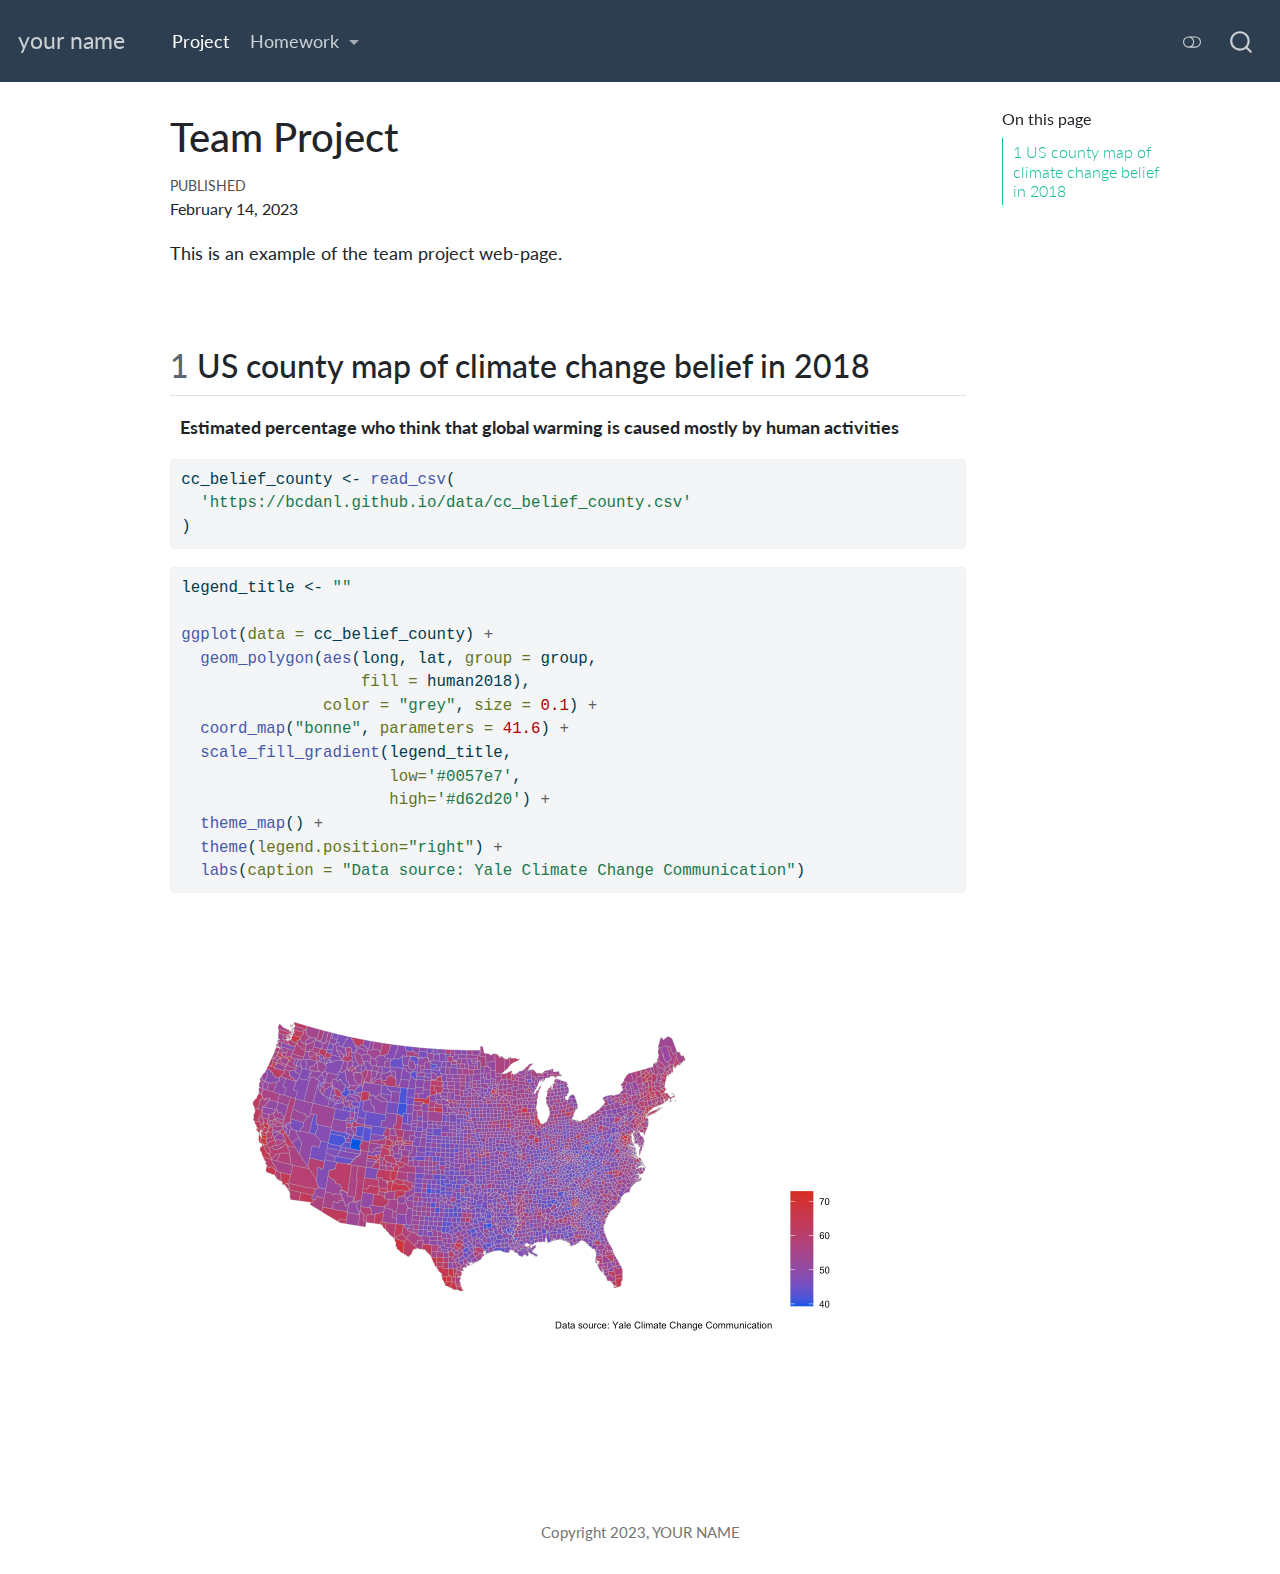
<file: docs/teamproj0.html>
<!DOCTYPE html>
<html xmlns="http://www.w3.org/1999/xhtml" lang="en" xml:lang="en"><head>

<meta charset="utf-8">
<meta name="generator" content="quarto-1.2.269">

<meta name="viewport" content="width=device-width, initial-scale=1.0, user-scalable=yes">

<meta name="dcterms.date" content="2023-02-14">

<title>your name - Team Project</title>
<style>
code{white-space: pre-wrap;}
span.smallcaps{font-variant: small-caps;}
div.columns{display: flex; gap: min(4vw, 1.5em);}
div.column{flex: auto; overflow-x: auto;}
div.hanging-indent{margin-left: 1.5em; text-indent: -1.5em;}
ul.task-list{list-style: none;}
ul.task-list li input[type="checkbox"] {
  width: 0.8em;
  margin: 0 0.8em 0.2em -1.6em;
  vertical-align: middle;
}
pre > code.sourceCode { white-space: pre; position: relative; }
pre > code.sourceCode > span { display: inline-block; line-height: 1.25; }
pre > code.sourceCode > span:empty { height: 1.2em; }
.sourceCode { overflow: visible; }
code.sourceCode > span { color: inherit; text-decoration: inherit; }
div.sourceCode { margin: 1em 0; }
pre.sourceCode { margin: 0; }
@media screen {
div.sourceCode { overflow: auto; }
}
@media print {
pre > code.sourceCode { white-space: pre-wrap; }
pre > code.sourceCode > span { text-indent: -5em; padding-left: 5em; }
}
pre.numberSource code
  { counter-reset: source-line 0; }
pre.numberSource code > span
  { position: relative; left: -4em; counter-increment: source-line; }
pre.numberSource code > span > a:first-child::before
  { content: counter(source-line);
    position: relative; left: -1em; text-align: right; vertical-align: baseline;
    border: none; display: inline-block;
    -webkit-touch-callout: none; -webkit-user-select: none;
    -khtml-user-select: none; -moz-user-select: none;
    -ms-user-select: none; user-select: none;
    padding: 0 4px; width: 4em;
    color: #aaaaaa;
  }
pre.numberSource { margin-left: 3em; border-left: 1px solid #aaaaaa;  padding-left: 4px; }
div.sourceCode
  {   }
@media screen {
pre > code.sourceCode > span > a:first-child::before { text-decoration: underline; }
}
code span.al { color: #ff0000; font-weight: bold; } /* Alert */
code span.an { color: #60a0b0; font-weight: bold; font-style: italic; } /* Annotation */
code span.at { color: #7d9029; } /* Attribute */
code span.bn { color: #40a070; } /* BaseN */
code span.bu { color: #008000; } /* BuiltIn */
code span.cf { color: #007020; font-weight: bold; } /* ControlFlow */
code span.ch { color: #4070a0; } /* Char */
code span.cn { color: #880000; } /* Constant */
code span.co { color: #60a0b0; font-style: italic; } /* Comment */
code span.cv { color: #60a0b0; font-weight: bold; font-style: italic; } /* CommentVar */
code span.do { color: #ba2121; font-style: italic; } /* Documentation */
code span.dt { color: #902000; } /* DataType */
code span.dv { color: #40a070; } /* DecVal */
code span.er { color: #ff0000; font-weight: bold; } /* Error */
code span.ex { } /* Extension */
code span.fl { color: #40a070; } /* Float */
code span.fu { color: #06287e; } /* Function */
code span.im { color: #008000; font-weight: bold; } /* Import */
code span.in { color: #60a0b0; font-weight: bold; font-style: italic; } /* Information */
code span.kw { color: #007020; font-weight: bold; } /* Keyword */
code span.op { color: #666666; } /* Operator */
code span.ot { color: #007020; } /* Other */
code span.pp { color: #bc7a00; } /* Preprocessor */
code span.sc { color: #4070a0; } /* SpecialChar */
code span.ss { color: #bb6688; } /* SpecialString */
code span.st { color: #4070a0; } /* String */
code span.va { color: #19177c; } /* Variable */
code span.vs { color: #4070a0; } /* VerbatimString */
code span.wa { color: #60a0b0; font-weight: bold; font-style: italic; } /* Warning */
</style>


<script src="site_libs/quarto-nav/quarto-nav.js"></script>
<script src="site_libs/clipboard/clipboard.min.js"></script>
<script src="site_libs/quarto-search/autocomplete.umd.js"></script>
<script src="site_libs/quarto-search/fuse.min.js"></script>
<script src="site_libs/quarto-search/quarto-search.js"></script>
<meta name="quarto:offset" content="./">
<script src="site_libs/quarto-html/quarto.js"></script>
<script src="site_libs/quarto-html/popper.min.js"></script>
<script src="site_libs/quarto-html/tippy.umd.min.js"></script>
<script src="site_libs/quarto-html/anchor.min.js"></script>
<link href="site_libs/quarto-html/tippy.css" rel="stylesheet">
<link href="site_libs/quarto-html/quarto-syntax-highlighting.css" rel="stylesheet" class="quarto-color-scheme" id="quarto-text-highlighting-styles">
<link href="site_libs/quarto-html/quarto-syntax-highlighting-dark.css" rel="prefetch" class="quarto-color-scheme quarto-color-alternate" id="quarto-text-highlighting-styles">
<script src="site_libs/bootstrap/bootstrap.min.js"></script>
<link href="site_libs/bootstrap/bootstrap-icons.css" rel="stylesheet">
<link href="site_libs/bootstrap/bootstrap.min.css" rel="stylesheet" class="quarto-color-scheme" id="quarto-bootstrap" data-mode="light">
<link href="site_libs/bootstrap/bootstrap-dark.min.css" rel="prefetch" class="quarto-color-scheme quarto-color-alternate" id="quarto-bootstrap" data-mode="dark">
<script id="quarto-search-options" type="application/json">{
  "location": "navbar",
  "copy-button": false,
  "collapse-after": 3,
  "panel-placement": "end",
  "type": "overlay",
  "limit": 20,
  "language": {
    "search-no-results-text": "No results",
    "search-matching-documents-text": "matching documents",
    "search-copy-link-title": "Copy link to search",
    "search-hide-matches-text": "Hide additional matches",
    "search-more-match-text": "more match in this document",
    "search-more-matches-text": "more matches in this document",
    "search-clear-button-title": "Clear",
    "search-detached-cancel-button-title": "Cancel",
    "search-submit-button-title": "Submit"
  }
}</script>


</head>

<body class="nav-fixed">

<div id="quarto-search-results"></div>
  <header id="quarto-header" class="headroom fixed-top">
    <nav class="navbar navbar-expand-lg navbar-dark ">
      <div class="navbar-container container-fluid">
      <div class="navbar-brand-container">
    <a class="navbar-brand" href="./index.html">
    <span class="navbar-title">your name</span>
    </a>
  </div>
          <button class="navbar-toggler" type="button" data-bs-toggle="collapse" data-bs-target="#navbarCollapse" aria-controls="navbarCollapse" aria-expanded="false" aria-label="Toggle navigation" onclick="if (window.quartoToggleHeadroom) { window.quartoToggleHeadroom(); }">
  <span class="navbar-toggler-icon"></span>
</button>
          <div class="collapse navbar-collapse" id="navbarCollapse">
            <ul class="navbar-nav navbar-nav-scroll me-auto">
  <li class="nav-item">
    <a class="nav-link active" href="./teamproj0.html" aria-current="page">
 <span class="menu-text">Project</span></a>
  </li>  
  <li class="nav-item dropdown ">
    <a class="nav-link dropdown-toggle" href="#" id="nav-menu-homework" role="button" data-bs-toggle="dropdown" aria-expanded="false">
 <span class="menu-text">Homework</span>
    </a>
    <ul class="dropdown-menu" aria-labelledby="nav-menu-homework">    
        <li>
    <a class="dropdown-item" href="./hw0.html">
 <span class="dropdown-text">hw0</span></a>
  </li>  
    </ul>
  </li>
</ul>
              <div class="quarto-toggle-container">
                  <a href="" class="quarto-color-scheme-toggle nav-link" onclick="window.quartoToggleColorScheme(); return false;" title="Toggle dark mode"><i class="bi"></i></a>
              </div>
              <div id="quarto-search" class="" title="Search"></div>
          </div> <!-- /navcollapse -->
      </div> <!-- /container-fluid -->
    </nav>
</header>
<!-- content -->
<div id="quarto-content" class="quarto-container page-columns page-rows-contents page-layout-article page-navbar">
<!-- sidebar -->
<!-- margin-sidebar -->
    <div id="quarto-margin-sidebar" class="sidebar margin-sidebar">
        <nav id="TOC" role="doc-toc" class="toc-active">
    <h2 id="toc-title">On this page</h2>
   
  <ul>
  <li><a href="#us-county-map-of-climate-change-belief-in-2018" id="toc-us-county-map-of-climate-change-belief-in-2018" class="nav-link active" data-scroll-target="#us-county-map-of-climate-change-belief-in-2018"><span class="toc-section-number">1</span>  US county map of climate change belief in 2018</a></li>
  </ul>
</nav>
    </div>
<!-- main -->
<main class="content" id="quarto-document-content">

<header id="title-block-header" class="quarto-title-block default">
<div class="quarto-title">
<h1 class="title">Team Project</h1>
</div>



<div class="quarto-title-meta">

    
    <div>
    <div class="quarto-title-meta-heading">Published</div>
    <div class="quarto-title-meta-contents">
      <p class="date">February 14, 2023</p>
    </div>
  </div>
  
    
  </div>
  

</header>

<p>This is an example of the team project web-page.</p>
<p><br></p>
<section id="us-county-map-of-climate-change-belief-in-2018" class="level2" data-number="1">
<h2 data-number="1" class="anchored" data-anchor-id="us-county-map-of-climate-change-belief-in-2018"><span class="header-section-number">1</span> US county map of climate change belief in 2018</h2>
<p>&nbsp; <strong>Estimated percentage who think that global warming is caused mostly by human activities</strong></p>
<div class="cell">
<div class="sourceCode cell-code" id="cb1"><pre class="sourceCode r code-with-copy"><code class="sourceCode r"><span id="cb1-1"><a href="#cb1-1" aria-hidden="true" tabindex="-1"></a>cc_belief_county <span class="ot">&lt;-</span> <span class="fu">read_csv</span>(</span>
<span id="cb1-2"><a href="#cb1-2" aria-hidden="true" tabindex="-1"></a>  <span class="st">'https://bcdanl.github.io/data/cc_belief_county.csv'</span></span>
<span id="cb1-3"><a href="#cb1-3" aria-hidden="true" tabindex="-1"></a>)</span></code><button title="Copy to Clipboard" class="code-copy-button"><i class="bi"></i></button></pre></div>
</div>
<div class="cell" data-fig.asp="0.75">
<div class="sourceCode cell-code" id="cb2"><pre class="sourceCode r code-with-copy"><code class="sourceCode r"><span id="cb2-1"><a href="#cb2-1" aria-hidden="true" tabindex="-1"></a>legend_title <span class="ot">&lt;-</span> <span class="st">""</span></span>
<span id="cb2-2"><a href="#cb2-2" aria-hidden="true" tabindex="-1"></a></span>
<span id="cb2-3"><a href="#cb2-3" aria-hidden="true" tabindex="-1"></a><span class="fu">ggplot</span>(<span class="at">data =</span> cc_belief_county) <span class="sc">+</span></span>
<span id="cb2-4"><a href="#cb2-4" aria-hidden="true" tabindex="-1"></a>  <span class="fu">geom_polygon</span>(<span class="fu">aes</span>(long, lat, <span class="at">group =</span> group, </span>
<span id="cb2-5"><a href="#cb2-5" aria-hidden="true" tabindex="-1"></a>                   <span class="at">fill =</span> human2018),</span>
<span id="cb2-6"><a href="#cb2-6" aria-hidden="true" tabindex="-1"></a>               <span class="at">color =</span> <span class="st">"grey"</span>, <span class="at">size =</span> <span class="fl">0.1</span>) <span class="sc">+</span></span>
<span id="cb2-7"><a href="#cb2-7" aria-hidden="true" tabindex="-1"></a>  <span class="fu">coord_map</span>(<span class="st">"bonne"</span>, <span class="at">parameters =</span> <span class="fl">41.6</span>) <span class="sc">+</span> </span>
<span id="cb2-8"><a href="#cb2-8" aria-hidden="true" tabindex="-1"></a>  <span class="fu">scale_fill_gradient</span>(legend_title, </span>
<span id="cb2-9"><a href="#cb2-9" aria-hidden="true" tabindex="-1"></a>                      <span class="at">low=</span><span class="st">'#0057e7'</span>, </span>
<span id="cb2-10"><a href="#cb2-10" aria-hidden="true" tabindex="-1"></a>                      <span class="at">high=</span><span class="st">'#d62d20'</span>) <span class="sc">+</span></span>
<span id="cb2-11"><a href="#cb2-11" aria-hidden="true" tabindex="-1"></a>  <span class="fu">theme_map</span>() <span class="sc">+</span> </span>
<span id="cb2-12"><a href="#cb2-12" aria-hidden="true" tabindex="-1"></a>  <span class="fu">theme</span>(<span class="at">legend.position=</span><span class="st">"right"</span>) <span class="sc">+</span></span>
<span id="cb2-13"><a href="#cb2-13" aria-hidden="true" tabindex="-1"></a>  <span class="fu">labs</span>(<span class="at">caption =</span> <span class="st">"Data source: Yale Climate Change Communication"</span>)</span></code><button title="Copy to Clipboard" class="code-copy-button"><i class="bi"></i></button></pre></div>
<div class="cell-output-display">
<p><img src="teamproj0_files/figure-html/unnamed-chunk-2-1.png" class="img-fluid" width="672"></p>
</div>
</div>


</section>

</main> <!-- /main -->
<script type="text/javascript" src="links.js"></script>
<script id="quarto-html-after-body" type="application/javascript">
window.document.addEventListener("DOMContentLoaded", function (event) {
  const toggleBodyColorMode = (bsSheetEl) => {
    const mode = bsSheetEl.getAttribute("data-mode");
    const bodyEl = window.document.querySelector("body");
    if (mode === "dark") {
      bodyEl.classList.add("quarto-dark");
      bodyEl.classList.remove("quarto-light");
    } else {
      bodyEl.classList.add("quarto-light");
      bodyEl.classList.remove("quarto-dark");
    }
  }
  const toggleBodyColorPrimary = () => {
    const bsSheetEl = window.document.querySelector("link#quarto-bootstrap");
    if (bsSheetEl) {
      toggleBodyColorMode(bsSheetEl);
    }
  }
  toggleBodyColorPrimary();  
  const disableStylesheet = (stylesheets) => {
    for (let i=0; i < stylesheets.length; i++) {
      const stylesheet = stylesheets[i];
      stylesheet.rel = 'prefetch';
    }
  }
  const enableStylesheet = (stylesheets) => {
    for (let i=0; i < stylesheets.length; i++) {
      const stylesheet = stylesheets[i];
      stylesheet.rel = 'stylesheet';
    }
  }
  const manageTransitions = (selector, allowTransitions) => {
    const els = window.document.querySelectorAll(selector);
    for (let i=0; i < els.length; i++) {
      const el = els[i];
      if (allowTransitions) {
        el.classList.remove('notransition');
      } else {
        el.classList.add('notransition');
      }
    }
  }
  const toggleColorMode = (alternate) => {
    // Switch the stylesheets
    const alternateStylesheets = window.document.querySelectorAll('link.quarto-color-scheme.quarto-color-alternate');
    manageTransitions('#quarto-margin-sidebar .nav-link', false);
    if (alternate) {
      enableStylesheet(alternateStylesheets);
      for (const sheetNode of alternateStylesheets) {
        if (sheetNode.id === "quarto-bootstrap") {
          toggleBodyColorMode(sheetNode);
        }
      }
    } else {
      disableStylesheet(alternateStylesheets);
      toggleBodyColorPrimary();
    }
    manageTransitions('#quarto-margin-sidebar .nav-link', true);
    // Switch the toggles
    const toggles = window.document.querySelectorAll('.quarto-color-scheme-toggle');
    for (let i=0; i < toggles.length; i++) {
      const toggle = toggles[i];
      if (toggle) {
        if (alternate) {
          toggle.classList.add("alternate");     
        } else {
          toggle.classList.remove("alternate");
        }
      }
    }
    // Hack to workaround the fact that safari doesn't
    // properly recolor the scrollbar when toggling (#1455)
    if (navigator.userAgent.indexOf('Safari') > 0 && navigator.userAgent.indexOf('Chrome') == -1) {
      manageTransitions("body", false);
      window.scrollTo(0, 1);
      setTimeout(() => {
        window.scrollTo(0, 0);
        manageTransitions("body", true);
      }, 40);  
    }
  }
  const isFileUrl = () => { 
    return window.location.protocol === 'file:';
  }
  const hasAlternateSentinel = () => {  
    let styleSentinel = getColorSchemeSentinel();
    if (styleSentinel !== null) {
      return styleSentinel === "alternate";
    } else {
      return false;
    }
  }
  const setStyleSentinel = (alternate) => {
    const value = alternate ? "alternate" : "default";
    if (!isFileUrl()) {
      window.localStorage.setItem("quarto-color-scheme", value);
    } else {
      localAlternateSentinel = value;
    }
  }
  const getColorSchemeSentinel = () => {
    if (!isFileUrl()) {
      const storageValue = window.localStorage.getItem("quarto-color-scheme");
      return storageValue != null ? storageValue : localAlternateSentinel;
    } else {
      return localAlternateSentinel;
    }
  }
  let localAlternateSentinel = 'default';
  // Dark / light mode switch
  window.quartoToggleColorScheme = () => {
    // Read the current dark / light value 
    let toAlternate = !hasAlternateSentinel();
    toggleColorMode(toAlternate);
    setStyleSentinel(toAlternate);
  };
  // Ensure there is a toggle, if there isn't float one in the top right
  if (window.document.querySelector('.quarto-color-scheme-toggle') === null) {
    const a = window.document.createElement('a');
    a.classList.add('top-right');
    a.classList.add('quarto-color-scheme-toggle');
    a.href = "";
    a.onclick = function() { try { window.quartoToggleColorScheme(); } catch {} return false; };
    const i = window.document.createElement("i");
    i.classList.add('bi');
    a.appendChild(i);
    window.document.body.appendChild(a);
  }
  // Switch to dark mode if need be
  if (hasAlternateSentinel()) {
    toggleColorMode(true);
  } else {
    toggleColorMode(false);
  }
  const icon = "";
  const anchorJS = new window.AnchorJS();
  anchorJS.options = {
    placement: 'right',
    icon: icon
  };
  anchorJS.add('.anchored');
  const clipboard = new window.ClipboardJS('.code-copy-button', {
    target: function(trigger) {
      return trigger.previousElementSibling;
    }
  });
  clipboard.on('success', function(e) {
    // button target
    const button = e.trigger;
    // don't keep focus
    button.blur();
    // flash "checked"
    button.classList.add('code-copy-button-checked');
    var currentTitle = button.getAttribute("title");
    button.setAttribute("title", "Copied!");
    let tooltip;
    if (window.bootstrap) {
      button.setAttribute("data-bs-toggle", "tooltip");
      button.setAttribute("data-bs-placement", "left");
      button.setAttribute("data-bs-title", "Copied!");
      tooltip = new bootstrap.Tooltip(button, 
        { trigger: "manual", 
          customClass: "code-copy-button-tooltip",
          offset: [0, -8]});
      tooltip.show();    
    }
    setTimeout(function() {
      if (tooltip) {
        tooltip.hide();
        button.removeAttribute("data-bs-title");
        button.removeAttribute("data-bs-toggle");
        button.removeAttribute("data-bs-placement");
      }
      button.setAttribute("title", currentTitle);
      button.classList.remove('code-copy-button-checked');
    }, 1000);
    // clear code selection
    e.clearSelection();
  });
  function tippyHover(el, contentFn) {
    const config = {
      allowHTML: true,
      content: contentFn,
      maxWidth: 500,
      delay: 100,
      arrow: false,
      appendTo: function(el) {
          return el.parentElement;
      },
      interactive: true,
      interactiveBorder: 10,
      theme: 'quarto',
      placement: 'bottom-start'
    };
    window.tippy(el, config); 
  }
  const noterefs = window.document.querySelectorAll('a[role="doc-noteref"]');
  for (var i=0; i<noterefs.length; i++) {
    const ref = noterefs[i];
    tippyHover(ref, function() {
      // use id or data attribute instead here
      let href = ref.getAttribute('data-footnote-href') || ref.getAttribute('href');
      try { href = new URL(href).hash; } catch {}
      const id = href.replace(/^#\/?/, "");
      const note = window.document.getElementById(id);
      return note.innerHTML;
    });
  }
  const findCites = (el) => {
    const parentEl = el.parentElement;
    if (parentEl) {
      const cites = parentEl.dataset.cites;
      if (cites) {
        return {
          el,
          cites: cites.split(' ')
        };
      } else {
        return findCites(el.parentElement)
      }
    } else {
      return undefined;
    }
  };
  var bibliorefs = window.document.querySelectorAll('a[role="doc-biblioref"]');
  for (var i=0; i<bibliorefs.length; i++) {
    const ref = bibliorefs[i];
    const citeInfo = findCites(ref);
    if (citeInfo) {
      tippyHover(citeInfo.el, function() {
        var popup = window.document.createElement('div');
        citeInfo.cites.forEach(function(cite) {
          var citeDiv = window.document.createElement('div');
          citeDiv.classList.add('hanging-indent');
          citeDiv.classList.add('csl-entry');
          var biblioDiv = window.document.getElementById('ref-' + cite);
          if (biblioDiv) {
            citeDiv.innerHTML = biblioDiv.innerHTML;
          }
          popup.appendChild(citeDiv);
        });
        return popup.innerHTML;
      });
    }
  }
});
</script>
</div> <!-- /content -->
<footer class="footer">
  <div class="nav-footer">
      <div class="nav-footer-center">Copyright 2023, YOUR NAME</div>
  </div>
</footer>



</body></html>
</file>
<file: site_libs/quarto-html/tippy.css>
.tippy-box[data-animation=fade][data-state=hidden]{opacity:0}[data-tippy-root]{max-width:calc(100vw - 10px)}.tippy-box{position:relative;background-color:#333;color:#fff;border-radius:4px;font-size:14px;line-height:1.4;white-space:normal;outline:0;transition-property:transform,visibility,opacity}.tippy-box[data-placement^=top]>.tippy-arrow{bottom:0}.tippy-box[data-placement^=top]>.tippy-arrow:before{bottom:-7px;left:0;border-width:8px 8px 0;border-top-color:initial;transform-origin:center top}.tippy-box[data-placement^=bottom]>.tippy-arrow{top:0}.tippy-box[data-placement^=bottom]>.tippy-arrow:before{top:-7px;left:0;border-width:0 8px 8px;border-bottom-color:initial;transform-origin:center bottom}.tippy-box[data-placement^=left]>.tippy-arrow{right:0}.tippy-box[data-placement^=left]>.tippy-arrow:before{border-width:8px 0 8px 8px;border-left-color:initial;right:-7px;transform-origin:center left}.tippy-box[data-placement^=right]>.tippy-arrow{left:0}.tippy-box[data-placement^=right]>.tippy-arrow:before{left:-7px;border-width:8px 8px 8px 0;border-right-color:initial;transform-origin:center right}.tippy-box[data-inertia][data-state=visible]{transition-timing-function:cubic-bezier(.54,1.5,.38,1.11)}.tippy-arrow{width:16px;height:16px;color:#333}.tippy-arrow:before{content:"";position:absolute;border-color:transparent;border-style:solid}.tippy-content{position:relative;padding:5px 9px;z-index:1}
</file>
<file: site_libs/quarto-html/quarto-syntax-highlighting.css>
/* quarto syntax highlight colors */
:root {
  --quarto-hl-ot-color: #003B4F;
  --quarto-hl-at-color: #657422;
  --quarto-hl-ss-color: #20794D;
  --quarto-hl-an-color: #5E5E5E;
  --quarto-hl-fu-color: #4758AB;
  --quarto-hl-st-color: #20794D;
  --quarto-hl-cf-color: #003B4F;
  --quarto-hl-op-color: #5E5E5E;
  --quarto-hl-er-color: #AD0000;
  --quarto-hl-bn-color: #AD0000;
  --quarto-hl-al-color: #AD0000;
  --quarto-hl-va-color: #111111;
  --quarto-hl-bu-color: inherit;
  --quarto-hl-ex-color: inherit;
  --quarto-hl-pp-color: #AD0000;
  --quarto-hl-in-color: #5E5E5E;
  --quarto-hl-vs-color: #20794D;
  --quarto-hl-wa-color: #5E5E5E;
  --quarto-hl-do-color: #5E5E5E;
  --quarto-hl-im-color: #00769E;
  --quarto-hl-ch-color: #20794D;
  --quarto-hl-dt-color: #AD0000;
  --quarto-hl-fl-color: #AD0000;
  --quarto-hl-co-color: #5E5E5E;
  --quarto-hl-cv-color: #5E5E5E;
  --quarto-hl-cn-color: #8f5902;
  --quarto-hl-sc-color: #5E5E5E;
  --quarto-hl-dv-color: #AD0000;
  --quarto-hl-kw-color: #003B4F;
}

/* other quarto variables */
:root {
  --quarto-font-monospace: SFMono-Regular, Menlo, Monaco, Consolas, "Liberation Mono", "Courier New", monospace;
}

pre > code.sourceCode > span {
  color: #003B4F;
}

code span {
  color: #003B4F;
}

code.sourceCode > span {
  color: #003B4F;
}

div.sourceCode,
div.sourceCode pre.sourceCode {
  color: #003B4F;
}

code span.ot {
  color: #003B4F;
  font-style: inherit;
}

code span.at {
  color: #657422;
  font-style: inherit;
}

code span.ss {
  color: #20794D;
  font-style: inherit;
}

code span.an {
  color: #5E5E5E;
  font-style: inherit;
}

code span.fu {
  color: #4758AB;
  font-style: inherit;
}

code span.st {
  color: #20794D;
  font-style: inherit;
}

code span.cf {
  color: #003B4F;
  font-style: inherit;
}

code span.op {
  color: #5E5E5E;
  font-style: inherit;
}

code span.er {
  color: #AD0000;
  font-style: inherit;
}

code span.bn {
  color: #AD0000;
  font-style: inherit;
}

code span.al {
  color: #AD0000;
  font-style: inherit;
}

code span.va {
  color: #111111;
  font-style: inherit;
}

code span.bu {
  font-style: inherit;
}

code span.ex {
  font-style: inherit;
}

code span.pp {
  color: #AD0000;
  font-style: inherit;
}

code span.in {
  color: #5E5E5E;
  font-style: inherit;
}

code span.vs {
  color: #20794D;
  font-style: inherit;
}

code span.wa {
  color: #5E5E5E;
  font-style: italic;
}

code span.do {
  color: #5E5E5E;
  font-style: italic;
}

code span.im {
  color: #00769E;
  font-style: inherit;
}

code span.ch {
  color: #20794D;
  font-style: inherit;
}

code span.dt {
  color: #AD0000;
  font-style: inherit;
}

code span.fl {
  color: #AD0000;
  font-style: inherit;
}

code span.co {
  color: #5E5E5E;
  font-style: inherit;
}

code span.cv {
  color: #5E5E5E;
  font-style: italic;
}

code span.cn {
  color: #8f5902;
  font-style: inherit;
}

code span.sc {
  color: #5E5E5E;
  font-style: inherit;
}

code span.dv {
  color: #AD0000;
  font-style: inherit;
}

code span.kw {
  color: #003B4F;
  font-style: inherit;
}

.prevent-inlining {
  content: "</";
}

/*# sourceMappingURL=debc5d5d77c3f9108843748ff7464032.css.map */
</file>
<file: site_libs/quarto-html/quarto-syntax-highlighting-dark.css>
/* quarto syntax highlight colors */
:root {
  --quarto-hl-al-color: #f07178;
  --quarto-hl-an-color: #d4d0ab;
  --quarto-hl-at-color: #00e0e0;
  --quarto-hl-bn-color: #d4d0ab;
  --quarto-hl-bu-color: #abe338;
  --quarto-hl-ch-color: #abe338;
  --quarto-hl-co-color: #f8f8f2;
  --quarto-hl-cv-color: #ffd700;
  --quarto-hl-cn-color: #ffd700;
  --quarto-hl-cf-color: #ffa07a;
  --quarto-hl-dt-color: #ffa07a;
  --quarto-hl-dv-color: #d4d0ab;
  --quarto-hl-do-color: #f8f8f2;
  --quarto-hl-er-color: #f07178;
  --quarto-hl-ex-color: #00e0e0;
  --quarto-hl-fl-color: #d4d0ab;
  --quarto-hl-fu-color: #ffa07a;
  --quarto-hl-im-color: #abe338;
  --quarto-hl-in-color: #d4d0ab;
  --quarto-hl-kw-color: #ffa07a;
  --quarto-hl-op-color: #ffa07a;
  --quarto-hl-ot-color: #00e0e0;
  --quarto-hl-pp-color: #dcc6e0;
  --quarto-hl-re-color: #00e0e0;
  --quarto-hl-sc-color: #abe338;
  --quarto-hl-ss-color: #abe338;
  --quarto-hl-st-color: #abe338;
  --quarto-hl-va-color: #00e0e0;
  --quarto-hl-vs-color: #abe338;
  --quarto-hl-wa-color: #dcc6e0;
}

/* other quarto variables */
:root {
  --quarto-font-monospace: SFMono-Regular, Menlo, Monaco, Consolas, "Liberation Mono", "Courier New", monospace;
}

code span.al {
  background-color: #2a0f15;
  font-weight: bold;
  color: #f07178;
}

code span.an {
  color: #d4d0ab;
}

code span.at {
  color: #00e0e0;
}

code span.bn {
  color: #d4d0ab;
}

code span.bu {
  color: #abe338;
}

code span.ch {
  color: #abe338;
}

code span.co {
  font-style: italic;
  color: #f8f8f2;
}

code span.cv {
  color: #ffd700;
}

code span.cn {
  color: #ffd700;
}

code span.cf {
  font-weight: bold;
  color: #ffa07a;
}

code span.dt {
  color: #ffa07a;
}

code span.dv {
  color: #d4d0ab;
}

code span.do {
  color: #f8f8f2;
}

code span.er {
  color: #f07178;
  text-decoration: underline;
}

code span.ex {
  font-weight: bold;
  color: #00e0e0;
}

code span.fl {
  color: #d4d0ab;
}

code span.fu {
  color: #ffa07a;
}

code span.im {
  color: #abe338;
}

code span.in {
  color: #d4d0ab;
}

code span.kw {
  font-weight: bold;
  color: #ffa07a;
}

pre > code.sourceCode > span {
  color: #f8f8f2;
}

code span {
  color: #f8f8f2;
}

code.sourceCode > span {
  color: #f8f8f2;
}

div.sourceCode,
div.sourceCode pre.sourceCode {
  color: #f8f8f2;
}

code span.op {
  color: #ffa07a;
}

code span.ot {
  color: #00e0e0;
}

code span.pp {
  color: #dcc6e0;
}

code span.re {
  background-color: #f8f8f2;
  color: #00e0e0;
}

code span.sc {
  color: #abe338;
}

code span.ss {
  color: #abe338;
}

code span.st {
  color: #abe338;
}

code span.va {
  color: #00e0e0;
}

code span.vs {
  color: #abe338;
}

code span.wa {
  color: #dcc6e0;
}

.prevent-inlining {
  content: "</";
}

/*# sourceMappingURL=935a306eefa94366c21e1a970dddb765.css.map */
</file>
<file: styles.css>
/* css styles */


.dropdown-menu {
  height: 500px;
  max-height:700px;
  overflow-y: scroll;
}
</file>
<file: docs/site_libs/quarto-html/tippy.css>
.tippy-box[data-animation=fade][data-state=hidden]{opacity:0}[data-tippy-root]{max-width:calc(100vw - 10px)}.tippy-box{position:relative;background-color:#333;color:#fff;border-radius:4px;font-size:14px;line-height:1.4;white-space:normal;outline:0;transition-property:transform,visibility,opacity}.tippy-box[data-placement^=top]>.tippy-arrow{bottom:0}.tippy-box[data-placement^=top]>.tippy-arrow:before{bottom:-7px;left:0;border-width:8px 8px 0;border-top-color:initial;transform-origin:center top}.tippy-box[data-placement^=bottom]>.tippy-arrow{top:0}.tippy-box[data-placement^=bottom]>.tippy-arrow:before{top:-7px;left:0;border-width:0 8px 8px;border-bottom-color:initial;transform-origin:center bottom}.tippy-box[data-placement^=left]>.tippy-arrow{right:0}.tippy-box[data-placement^=left]>.tippy-arrow:before{border-width:8px 0 8px 8px;border-left-color:initial;right:-7px;transform-origin:center left}.tippy-box[data-placement^=right]>.tippy-arrow{left:0}.tippy-box[data-placement^=right]>.tippy-arrow:before{left:-7px;border-width:8px 8px 8px 0;border-right-color:initial;transform-origin:center right}.tippy-box[data-inertia][data-state=visible]{transition-timing-function:cubic-bezier(.54,1.5,.38,1.11)}.tippy-arrow{width:16px;height:16px;color:#333}.tippy-arrow:before{content:"";position:absolute;border-color:transparent;border-style:solid}.tippy-content{position:relative;padding:5px 9px;z-index:1}
</file>
<file: docs/site_libs/quarto-html/quarto-syntax-highlighting.css>
/* quarto syntax highlight colors */
:root {
  --quarto-hl-ot-color: #003B4F;
  --quarto-hl-at-color: #657422;
  --quarto-hl-ss-color: #20794D;
  --quarto-hl-an-color: #5E5E5E;
  --quarto-hl-fu-color: #4758AB;
  --quarto-hl-st-color: #20794D;
  --quarto-hl-cf-color: #003B4F;
  --quarto-hl-op-color: #5E5E5E;
  --quarto-hl-er-color: #AD0000;
  --quarto-hl-bn-color: #AD0000;
  --quarto-hl-al-color: #AD0000;
  --quarto-hl-va-color: #111111;
  --quarto-hl-bu-color: inherit;
  --quarto-hl-ex-color: inherit;
  --quarto-hl-pp-color: #AD0000;
  --quarto-hl-in-color: #5E5E5E;
  --quarto-hl-vs-color: #20794D;
  --quarto-hl-wa-color: #5E5E5E;
  --quarto-hl-do-color: #5E5E5E;
  --quarto-hl-im-color: #00769E;
  --quarto-hl-ch-color: #20794D;
  --quarto-hl-dt-color: #AD0000;
  --quarto-hl-fl-color: #AD0000;
  --quarto-hl-co-color: #5E5E5E;
  --quarto-hl-cv-color: #5E5E5E;
  --quarto-hl-cn-color: #8f5902;
  --quarto-hl-sc-color: #5E5E5E;
  --quarto-hl-dv-color: #AD0000;
  --quarto-hl-kw-color: #003B4F;
}

/* other quarto variables */
:root {
  --quarto-font-monospace: SFMono-Regular, Menlo, Monaco, Consolas, "Liberation Mono", "Courier New", monospace;
}

pre > code.sourceCode > span {
  color: #003B4F;
}

code span {
  color: #003B4F;
}

code.sourceCode > span {
  color: #003B4F;
}

div.sourceCode,
div.sourceCode pre.sourceCode {
  color: #003B4F;
}

code span.ot {
  color: #003B4F;
}

code span.at {
  color: #657422;
}

code span.ss {
  color: #20794D;
}

code span.an {
  color: #5E5E5E;
}

code span.fu {
  color: #4758AB;
}

code span.st {
  color: #20794D;
}

code span.cf {
  color: #003B4F;
}

code span.op {
  color: #5E5E5E;
}

code span.er {
  color: #AD0000;
}

code span.bn {
  color: #AD0000;
}

code span.al {
  color: #AD0000;
}

code span.va {
  color: #111111;
}

code span.pp {
  color: #AD0000;
}

code span.in {
  color: #5E5E5E;
}

code span.vs {
  color: #20794D;
}

code span.wa {
  color: #5E5E5E;
  font-style: italic;
}

code span.do {
  color: #5E5E5E;
  font-style: italic;
}

code span.im {
  color: #00769E;
}

code span.ch {
  color: #20794D;
}

code span.dt {
  color: #AD0000;
}

code span.fl {
  color: #AD0000;
}

code span.co {
  color: #5E5E5E;
}

code span.cv {
  color: #5E5E5E;
  font-style: italic;
}

code span.cn {
  color: #8f5902;
}

code span.sc {
  color: #5E5E5E;
}

code span.dv {
  color: #AD0000;
}

code span.kw {
  color: #003B4F;
}

.prevent-inlining {
  content: "</";
}

/*# sourceMappingURL=debc5d5d77c3f9108843748ff7464032.css.map */
</file>
<file: docs/site_libs/quarto-html/quarto-syntax-highlighting-dark.css>
/* quarto syntax highlight colors */
:root {
  --quarto-hl-al-color: #f07178;
  --quarto-hl-an-color: #d4d0ab;
  --quarto-hl-at-color: #00e0e0;
  --quarto-hl-bn-color: #d4d0ab;
  --quarto-hl-bu-color: #abe338;
  --quarto-hl-ch-color: #abe338;
  --quarto-hl-co-color: #f8f8f2;
  --quarto-hl-cv-color: #ffd700;
  --quarto-hl-cn-color: #ffd700;
  --quarto-hl-cf-color: #ffa07a;
  --quarto-hl-dt-color: #ffa07a;
  --quarto-hl-dv-color: #d4d0ab;
  --quarto-hl-do-color: #f8f8f2;
  --quarto-hl-er-color: #f07178;
  --quarto-hl-ex-color: #00e0e0;
  --quarto-hl-fl-color: #d4d0ab;
  --quarto-hl-fu-color: #ffa07a;
  --quarto-hl-im-color: #abe338;
  --quarto-hl-in-color: #d4d0ab;
  --quarto-hl-kw-color: #ffa07a;
  --quarto-hl-op-color: #ffa07a;
  --quarto-hl-ot-color: #00e0e0;
  --quarto-hl-pp-color: #dcc6e0;
  --quarto-hl-re-color: #00e0e0;
  --quarto-hl-sc-color: #abe338;
  --quarto-hl-ss-color: #abe338;
  --quarto-hl-st-color: #abe338;
  --quarto-hl-va-color: #00e0e0;
  --quarto-hl-vs-color: #abe338;
  --quarto-hl-wa-color: #dcc6e0;
}

/* other quarto variables */
:root {
  --quarto-font-monospace: SFMono-Regular, Menlo, Monaco, Consolas, "Liberation Mono", "Courier New", monospace;
}

code span.al {
  font-weight: bold;
  color: #f07178;
}

code span.an {
  color: #d4d0ab;
}

code span.at {
  color: #00e0e0;
}

code span.bn {
  color: #d4d0ab;
}

code span.bu {
  color: #abe338;
}

code span.ch {
  color: #abe338;
}

code span.co {
  font-style: italic;
  color: #f8f8f2;
}

code span.cv {
  color: #ffd700;
}

code span.cn {
  color: #ffd700;
}

code span.cf {
  font-weight: bold;
  color: #ffa07a;
}

code span.dt {
  color: #ffa07a;
}

code span.dv {
  color: #d4d0ab;
}

code span.do {
  color: #f8f8f2;
}

code span.er {
  color: #f07178;
  text-decoration: underline;
}

code span.ex {
  font-weight: bold;
  color: #00e0e0;
}

code span.fl {
  color: #d4d0ab;
}

code span.fu {
  color: #ffa07a;
}

code span.im {
  color: #abe338;
}

code span.in {
  color: #d4d0ab;
}

code span.kw {
  font-weight: bold;
  color: #ffa07a;
}

pre > code.sourceCode > span {
  color: #f8f8f2;
}

code span {
  color: #f8f8f2;
}

code.sourceCode > span {
  color: #f8f8f2;
}

div.sourceCode,
div.sourceCode pre.sourceCode {
  color: #f8f8f2;
}

code span.op {
  color: #ffa07a;
}

code span.ot {
  color: #00e0e0;
}

code span.pp {
  color: #dcc6e0;
}

code span.re {
  color: #00e0e0;
}

code span.sc {
  color: #abe338;
}

code span.ss {
  color: #abe338;
}

code span.st {
  color: #abe338;
}

code span.va {
  color: #00e0e0;
}

code span.vs {
  color: #abe338;
}

code span.wa {
  color: #dcc6e0;
}

.prevent-inlining {
  content: "</";
}

/*# sourceMappingURL=935a306eefa94366c21e1a970dddb765.css.map */
</file>
